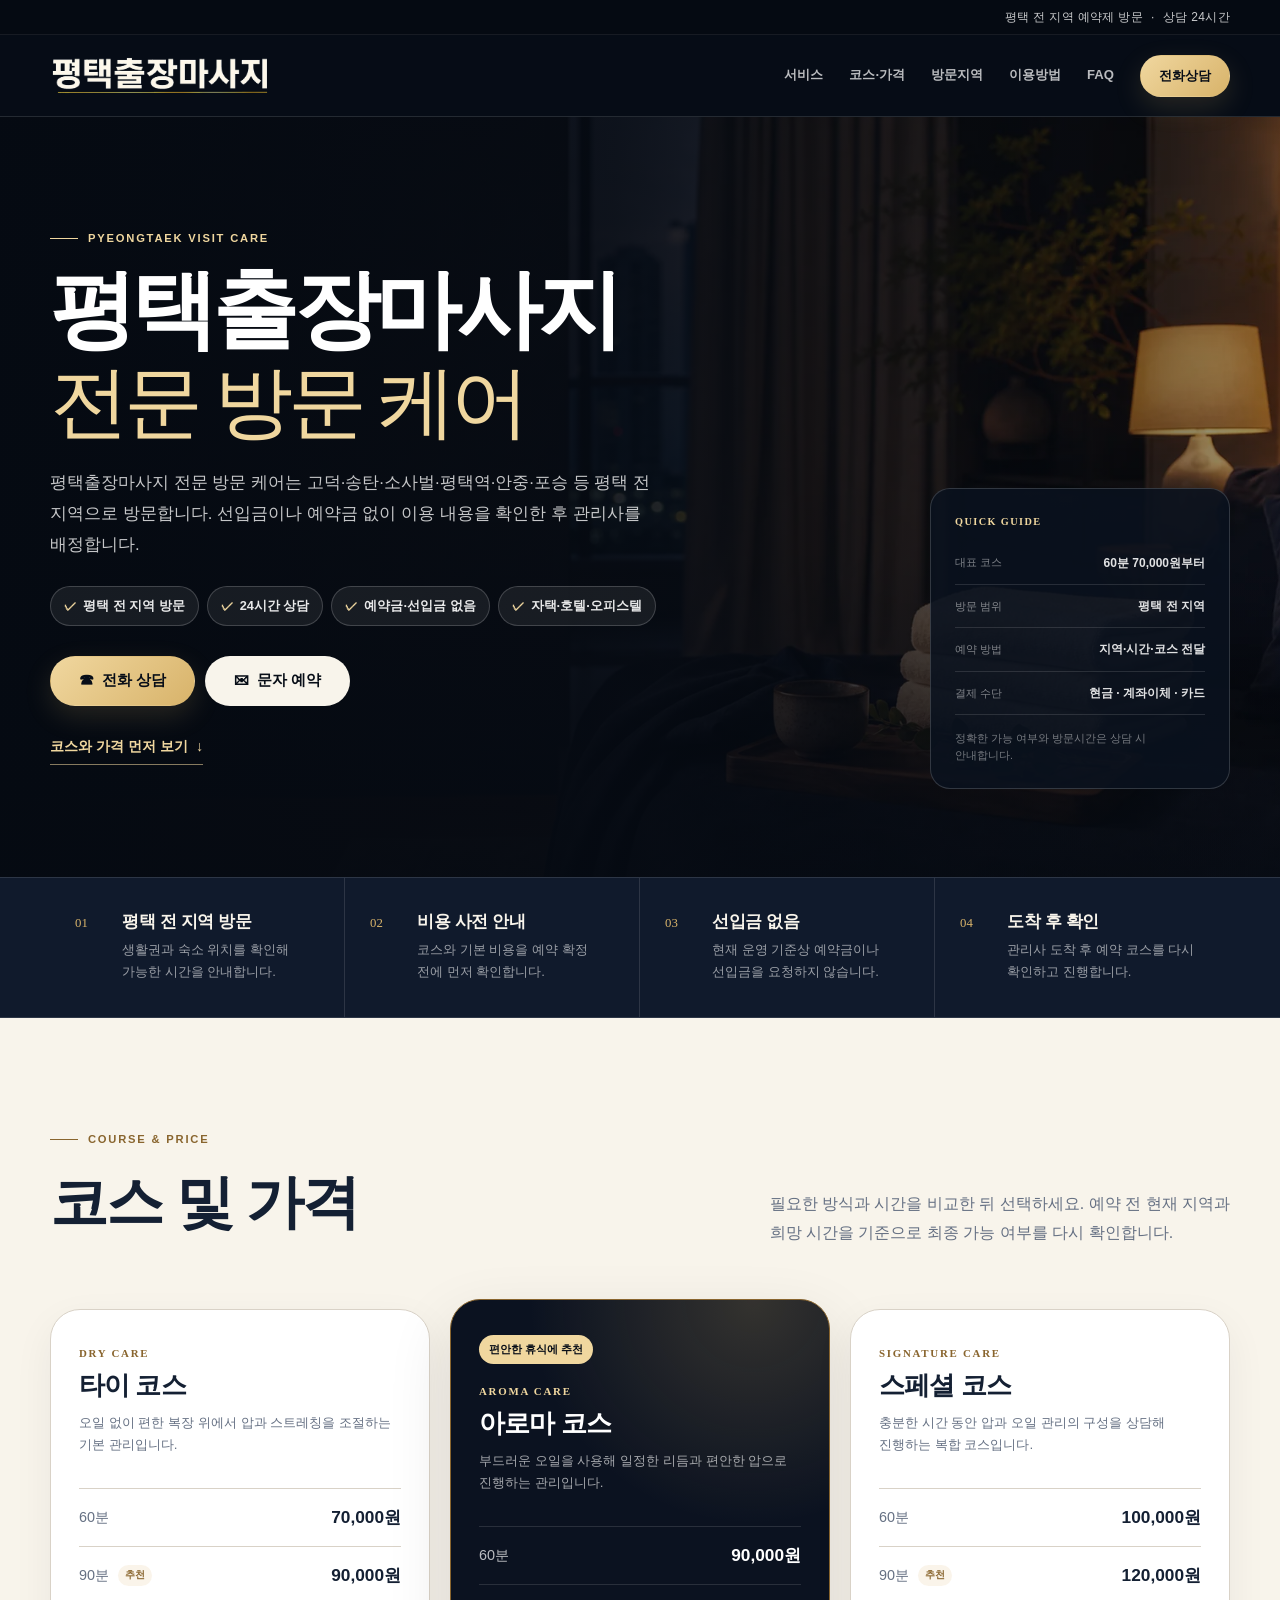
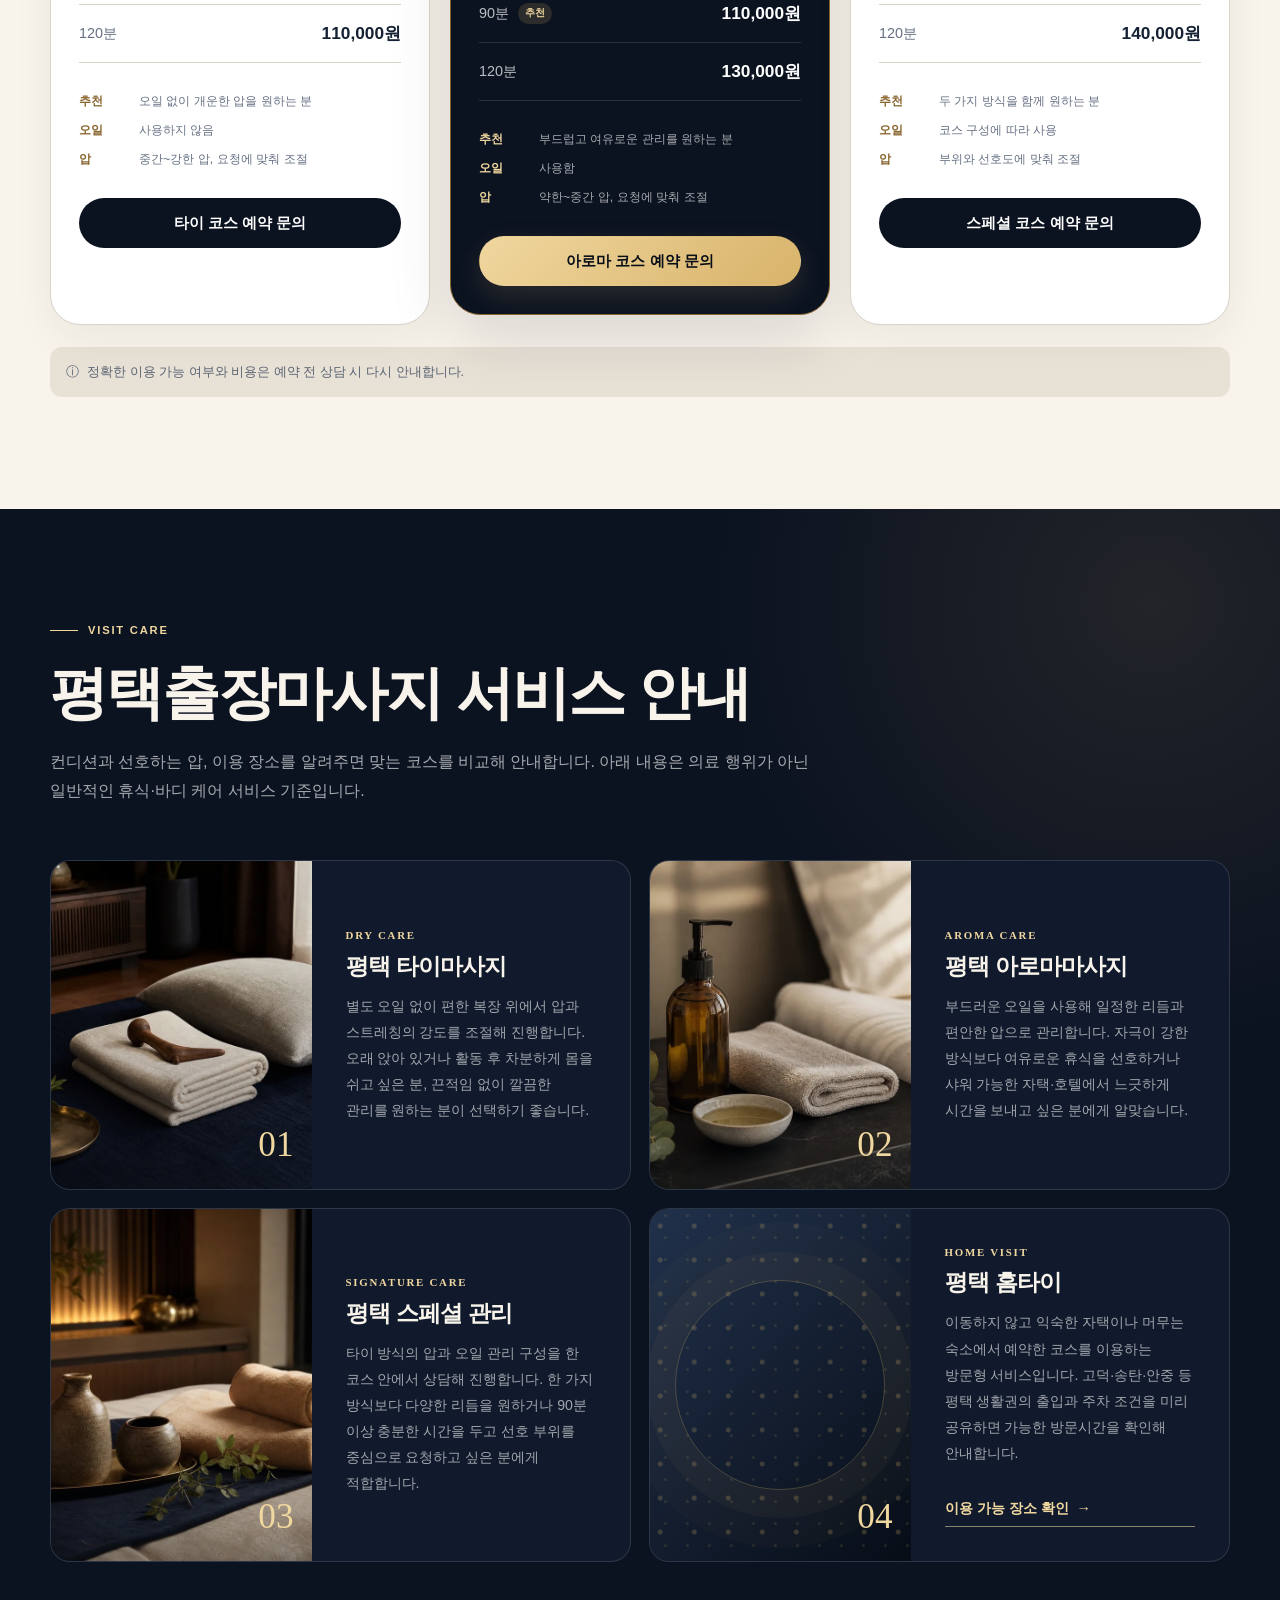
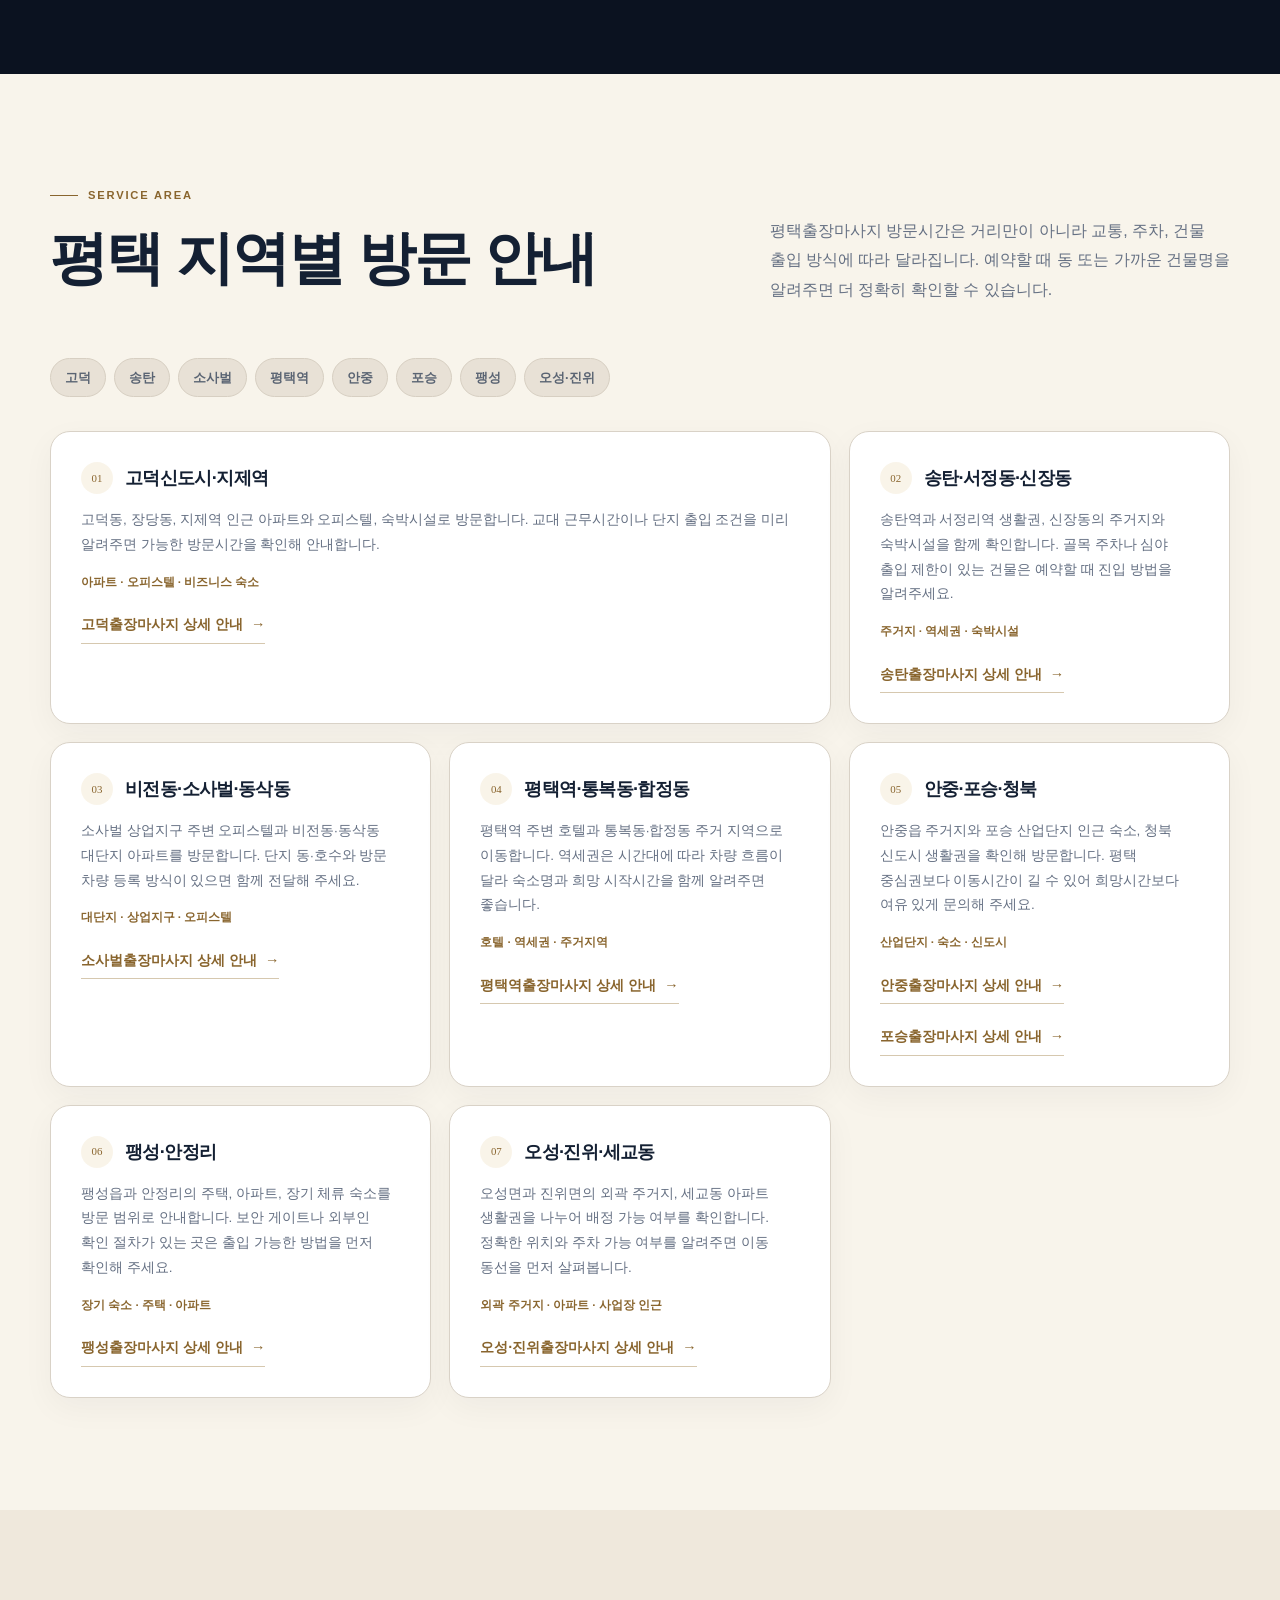
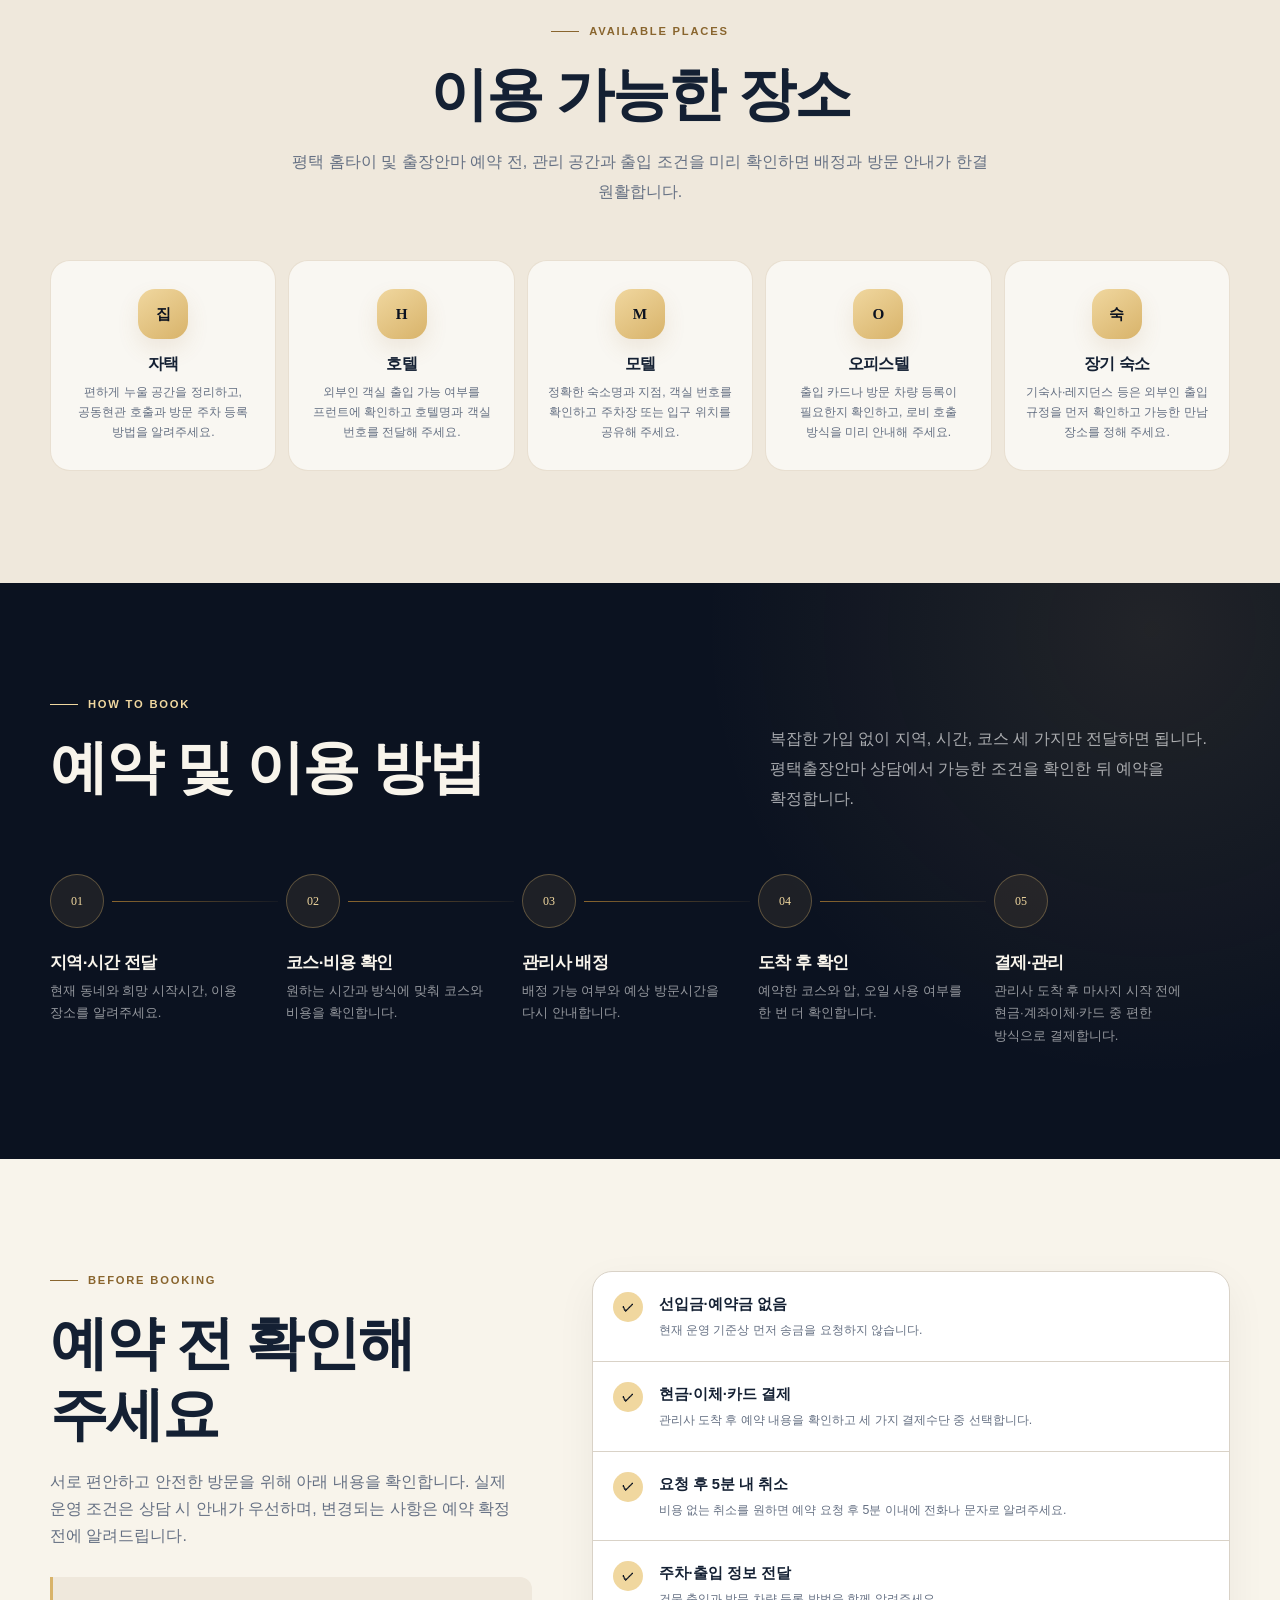
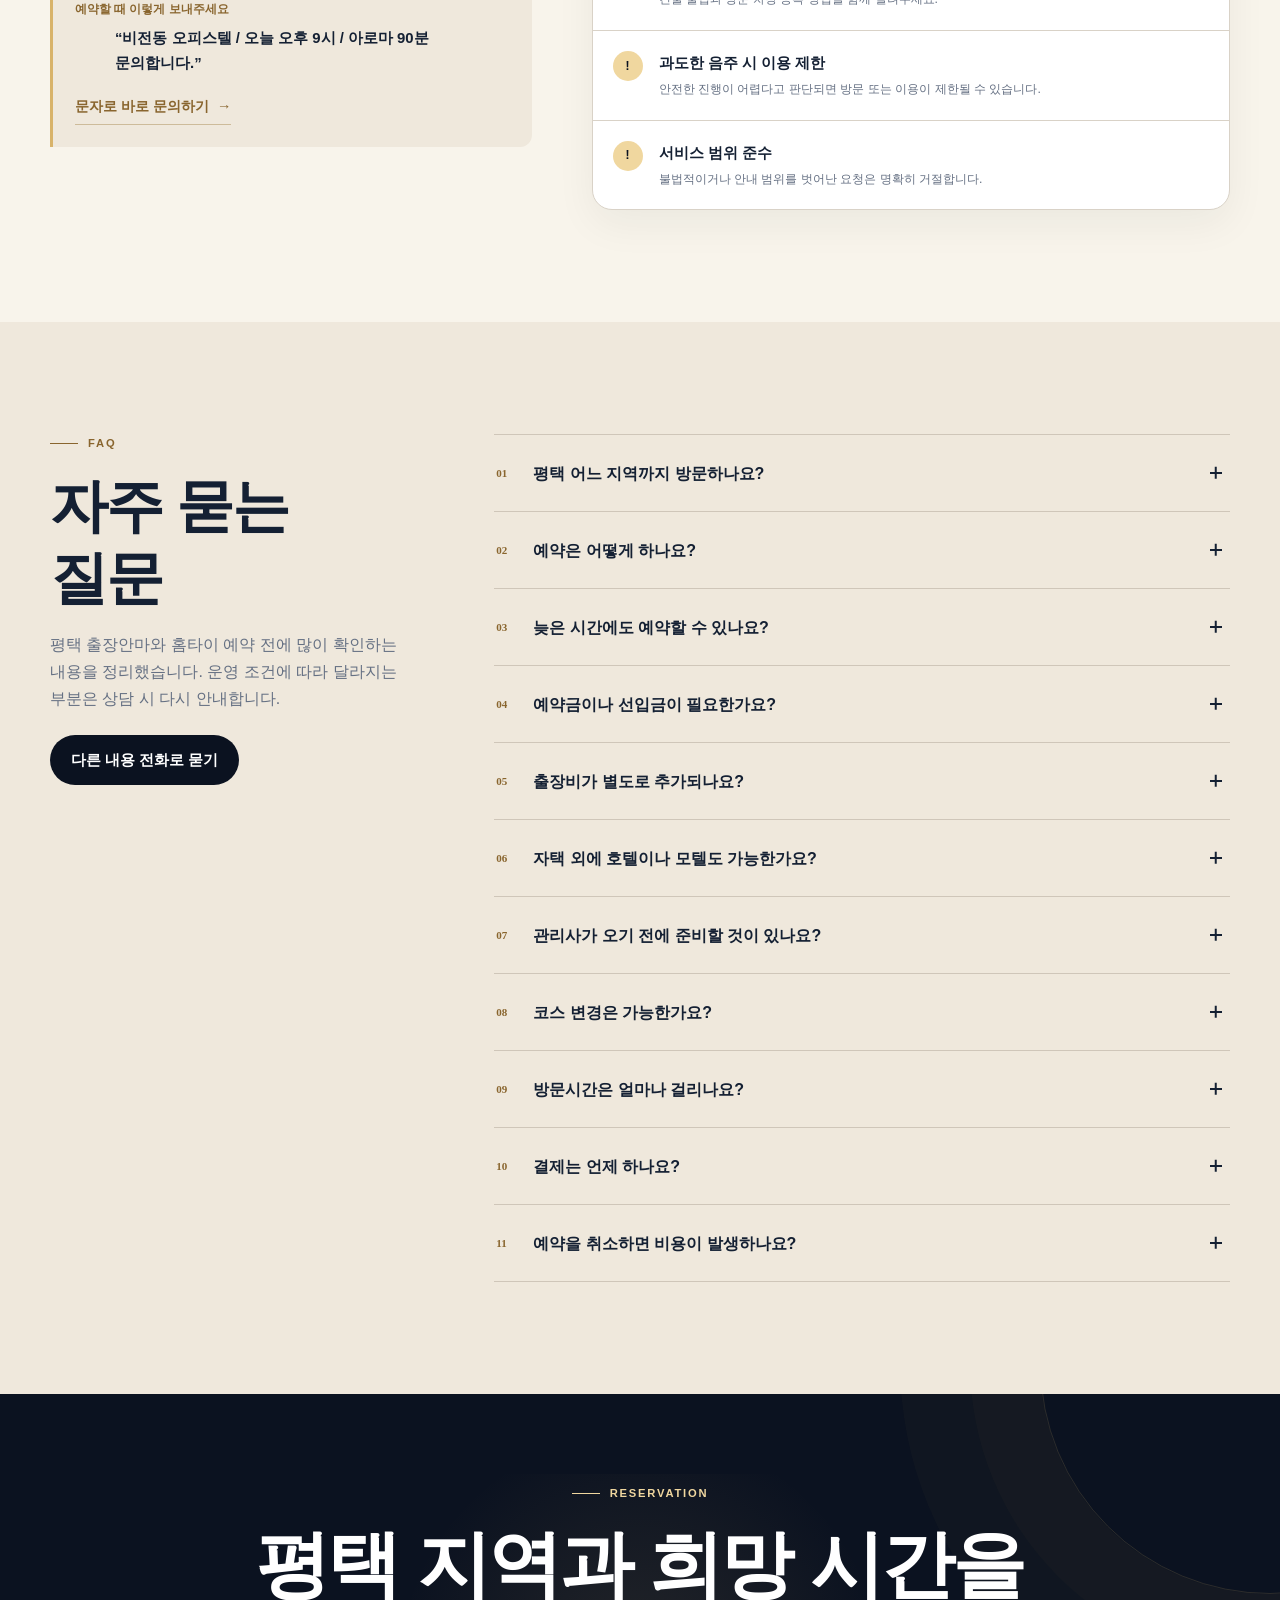
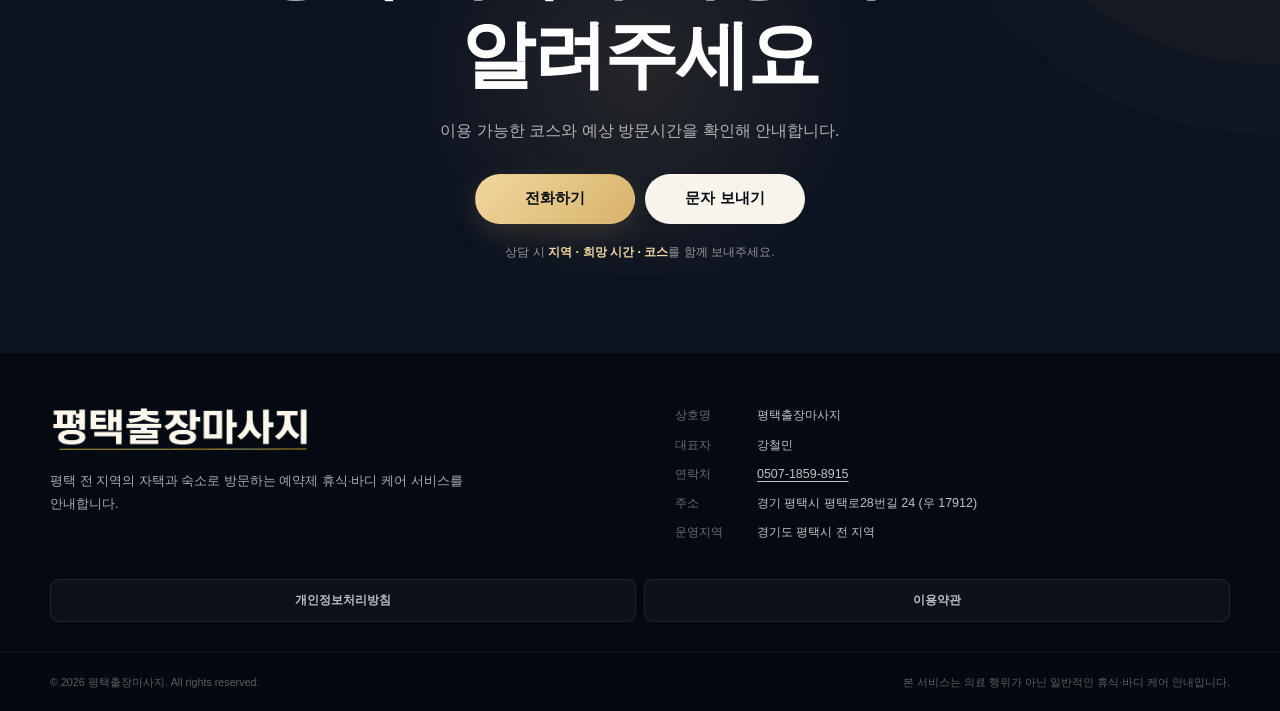
<file: index.html>
<!doctype html>
<html lang="ko">
<head>
  <meta charset="utf-8">
  <meta name="viewport" content="width=device-width, initial-scale=1">
  <title>평택출장마사지 | 고덕·송탄·안중 출장안마·홈타이</title>
  <meta name="description" content="평택출장마사지 전문 방문 케어. 고덕, 송탄, 소사벌, 평택역, 안중, 포승 등 평택 전 지역으로 방문하며 코스와 비용, 이용 절차를 예약 전에 안내합니다.">
  <meta name="robots" content="index, follow, max-image-preview:large">
  <meta name="theme-color" content="#0b1220">
  <meta name="format-detection" content="telephone=no">
  <link rel="canonical" href="https://ptvisitcare.kr/">
  <link rel="alternate" hreflang="ko-KR" href="https://ptvisitcare.kr/">

  <meta property="og:type" content="website">
  <meta property="og:locale" content="ko_KR">
  <meta property="og:site_name" content="평택출장마사지">
  <meta property="og:title" content="평택출장마사지 | 고덕·송탄·안중 출장안마·홈타이">
  <meta property="og:description" content="평택 전 지역 방문 케어의 코스, 비용과 예약 절차를 한눈에 확인하세요.">
  <meta property="og:url" content="https://ptvisitcare.kr/">
  <meta property="og:image" content="https://ptvisitcare.kr/images/og-pyeongtaek.jpg">
  <meta property="og:image:width" content="1200">
  <meta property="og:image:height" content="630">
  <meta property="og:image:alt" content="딥 네이비 패브릭과 수건이 정돈된 차분한 방문 케어 공간">
  <meta name="twitter:card" content="summary_large_image">
  <meta name="twitter:title" content="평택출장마사지 전문 방문 케어">
  <meta name="twitter:description" content="평택 전 지역 방문, 코스와 비용 사전 안내, 예약금·선입금 없음.">
  <meta name="twitter:image" content="https://ptvisitcare.kr/images/og-pyeongtaek.jpg">

  <link rel="icon" href="favicon.svg" type="image/svg+xml">
  <link rel="manifest" href="manifest.webmanifest">
  <link rel="preload" href="images/hero.webp" as="image" type="image/webp" fetchpriority="high">
  <link rel="stylesheet" href="css/style.css?v=20260731-4">
  <script src="js/main.js?v=20260731-2" defer></script>

  <script type="application/ld+json" id="structured-data">
  {
    "@context": "https://schema.org",
    "@graph": [
      {
        "@type": "Organization",
        "@id": "https://ptvisitcare.kr/#organization",
        "name": "평택출장마사지",
        "url": "https://ptvisitcare.kr/",
        "telephone": "0507-1859-8915",
        "address": {
          "@type": "PostalAddress",
          "streetAddress": "평택로28번길 24",
          "addressLocality": "평택시",
          "addressRegion": "경기도",
          "postalCode": "17912",
          "addressCountry": "KR"
        }
      },
      {
        "@type": "WebSite",
        "@id": "https://ptvisitcare.kr/#website",
        "url": "https://ptvisitcare.kr/",
        "name": "평택출장마사지",
        "inLanguage": "ko-KR",
        "publisher": { "@id": "https://ptvisitcare.kr/#organization" }
      },
      {
        "@type": "Service",
        "@id": "https://ptvisitcare.kr/#service",
        "name": "평택출장마사지 방문 케어",
        "serviceType": "출장 마사지 및 방문 케어",
        "description": "고덕, 송탄, 소사벌, 평택역, 안중, 포승 등 평택 지역의 자택과 숙박시설로 방문하는 예약제 케어 서비스입니다.",
        "url": "https://ptvisitcare.kr/",
        "provider": { "@id": "https://ptvisitcare.kr/#organization" },
        "areaServed": {
          "@type": "City",
          "name": "평택시"
        },
        "audience": {
          "@type": "PeopleAudience",
          "requiredMinAge": 19
        }
      },
      {
        "@type": "FAQPage",
        "@id": "https://ptvisitcare.kr/#faq",
        "mainEntity": [
          {
            "@type": "Question",
            "name": "평택 어느 지역까지 방문하나요?",
            "acceptedAnswer": { "@type": "Answer", "text": "평택출장마사지의 기본 방문 범위는 고덕신도시, 송탄, 소사벌, 평택역, 안중, 포승을 포함한 평택 전 지역입니다. 외곽 지역은 현재 위치와 희망 시간을 알려주시면 가능 여부를 확인합니다." }
          },
          {
            "@type": "Question",
            "name": "예약은 어떻게 하나요?",
            "acceptedAnswer": { "@type": "Answer", "text": "전화 또는 문자로 현재 지역, 희망 시간, 원하는 코스를 전달해 주세요. 이용 가능 여부와 비용, 예상 방문시간을 확인한 뒤 예약을 확정합니다." }
          },
          {
            "@type": "Question",
            "name": "늦은 시간에도 예약할 수 있나요?",
            "acceptedAnswer": { "@type": "Answer", "text": "상담은 24시간 가능합니다. 실제 방문 가능 여부는 시간대와 지역, 당일 배정 상황에 따라 달라질 수 있습니다. 늦은 시간에는 출입과 주차 조건도 함께 알려주세요." }
          },
          {
            "@type": "Question",
            "name": "예약금이나 선입금이 필요한가요?",
            "acceptedAnswer": { "@type": "Answer", "text": "예약금과 선입금은 받지 않습니다. 결제는 현금, 계좌이체, 카드 모두 가능하며 관리사 도착 후 예약한 코스를 다시 확인합니다." }
          },
          {
            "@type": "Question",
            "name": "출장비가 별도로 추가되나요?",
            "acceptedAnswer": { "@type": "Answer", "text": "평택 기본 방문 지역의 비용 조건은 상담 시 코스 가격과 함께 안내합니다. 일부 외곽지역은 추가 비용이 발생할 수 있으며 예약 확정 전에 상담으로 먼저 안내합니다." }
          },
          {
            "@type": "Question",
            "name": "자택 외에 호텔이나 모텔도 가능한가요?",
            "acceptedAnswer": { "@type": "Answer", "text": "자택, 호텔, 모텔, 오피스텔과 장기 숙소에서 이용할 수 있습니다. 숙박시설은 외부인 출입 가능 여부와 객실 번호, 로비 호출 방법을 미리 확인해 주세요." }
          },
          {
            "@type": "Question",
            "name": "관리사가 오기 전에 준비할 것이 있나요?",
            "acceptedAnswer": { "@type": "Answer", "text": "편안히 이용할 수 있는 공간과 실내 온도를 준비하고, 주차 또는 출입 방법을 전달해 주세요. 아로마 코스라면 샤워 가능 여부와 오일 사용이 가능한 환경인지 확인하면 좋습니다." }
          },
          {
            "@type": "Question",
            "name": "코스 변경은 가능한가요?",
            "acceptedAnswer": { "@type": "Answer", "text": "배정과 준비 상황에 따라 방문 전에 코스를 변경할 수 있습니다. 시간 연장이나 오일 코스로의 변경을 원하면 관리사 출발 전 상담 채널로 요청해 주세요." }
          },
          {
            "@type": "Question",
            "name": "방문시간은 얼마나 걸리나요?",
            "acceptedAnswer": { "@type": "Answer", "text": "방문시간은 출발 위치, 교통, 기상, 관리사 배정 상황에 따라 달라집니다. 예약 시 예상 시간을 안내하고 이동 상황에 변동이 생기면 다시 알려드립니다." }
          },
          {
            "@type": "Question",
            "name": "결제는 언제 하나요?",
            "acceptedAnswer": { "@type": "Answer", "text": "관리사 도착 후 예약한 코스를 확인하고 마사지 시작 전에 결제합니다. 현금, 계좌이체, 카드 모두 가능합니다." }
          },
          {
            "@type": "Question",
            "name": "예약을 취소하면 비용이 발생하나요?",
            "acceptedAnswer": { "@type": "Answer", "text": "비용 없이 취소하려면 예약 요청 후 5분 이내에 전화나 문자로 알려주세요. 5분이 지난 뒤에는 관리사 배정과 이동 상황에 따라 취소 비용이 발생할 수 있으며 적용 여부는 상담으로 안내합니다." }
          }
        ]
      }
    ]
  }
  </script>
</head>
<body>
  <a class="skip-link" href="#main-content">본문 바로가기</a>
  <div class="site-notice" role="note">
    <div class="container site-notice__inner">
      <span>평택 전 지역 예약제 방문</span>
      <span aria-hidden="true">·</span>
      <span>상담 24시간</span>
    </div>
  </div>

  <header class="site-header" data-header>
    <div class="container header-inner">
      <a class="brand" href="#top" aria-label="평택출장마사지 홈">
        <img class="brand-logo" src="images/logo-pyeongtaek.webp" width="600" height="111" alt="평택출장마사지">
      </a>

      <button class="menu-toggle" type="button" aria-expanded="false" aria-controls="primary-navigation" aria-label="메뉴 열기" data-menu-toggle>
        <span></span><span></span><span></span>
      </button>

      <nav class="primary-nav" id="primary-navigation" aria-label="주요 메뉴" data-nav>
        <a href="#service">서비스</a>
        <a href="#price">코스·가격</a>
        <a href="#region">방문지역</a>
        <a href="#process">이용방법</a>
        <a href="#faq">FAQ</a>
        <a class="button button--small button--gold nav-call" href="tel:050718598915" data-action="phone-click">전화상담</a>
      </nav>
    </div>
  </header>

  <main id="main-content">
    <section class="hero" id="top" aria-labelledby="hero-title">
      <img class="hero-media" src="images/hero.webp" width="1600" height="900" alt="딥 네이비 패브릭과 수건이 정돈된 차분한 방문 케어 공간" fetchpriority="high" decoding="async">
      <div class="hero-shade" aria-hidden="true"></div>
      <div class="container hero-inner">
        <div class="hero-copy">
          <p class="eyebrow"><span></span> PYEONGTAEK VISIT CARE</p>
          <h1 id="hero-title">평택출장마사지<br><em>전문 방문 케어</em></h1>
          <p class="hero-lead">평택출장마사지 전문 방문 케어는 고덕·송탄·소사벌·평택역·안중·포승 등 평택 전 지역으로 방문합니다. 선입금이나 예약금 없이 이용 내용을 확인한 후 관리사를 배정합니다.</p>

          <ul class="hero-badges" aria-label="핵심 서비스 안내">
            <li>평택 전 지역 방문</li>
            <li>24시간 상담</li>
            <li>예약금·선입금 없음</li>
            <li>자택·호텔·오피스텔</li>
          </ul>

          <div class="hero-actions" aria-label="상담 방법">
            <a class="button button--gold" href="tel:050718598915" data-action="phone-click"><span aria-hidden="true">☎</span> 전화 상담</a>
            <a class="button button--light" href="sms:050718598915" data-action="sms-click"><span aria-hidden="true">✉</span> 문자 예약</a>
          </div>
          <a class="text-link" href="#price">코스와 가격 먼저 보기 <span aria-hidden="true">↓</span></a>
        </div>

        <aside class="hero-summary" aria-label="빠른 이용 안내">
          <p class="hero-summary__label">QUICK GUIDE</p>
          <dl>
            <div><dt>대표 코스</dt><dd>60분 70,000원부터</dd></div>
            <div><dt>방문 범위</dt><dd>평택 전 지역</dd></div>
            <div><dt>예약 방법</dt><dd>지역·시간·코스 전달</dd></div>
            <div><dt>결제 수단</dt><dd>현금 · 계좌이체 · 카드</dd></div>
          </dl>
          <p>정확한 가능 여부와 방문시간은 상담 시 안내합니다.</p>
        </aside>
      </div>
    </section>

    <section class="feature-strip" aria-label="서비스 핵심 특징">
      <h2 class="sr-only">방문 케어 핵심 이용 안내</h2>
      <div class="container feature-grid">
        <article class="feature-card">
          <span class="feature-number" aria-hidden="true">01</span>
          <h3>평택 전 지역 방문</h3>
          <p>생활권과 숙소 위치를 확인해 가능한 시간을 안내합니다.</p>
        </article>
        <article class="feature-card">
          <span class="feature-number" aria-hidden="true">02</span>
          <h3>비용 사전 안내</h3>
          <p>코스와 기본 비용을 예약 확정 전에 먼저 확인합니다.</p>
        </article>
        <article class="feature-card">
          <span class="feature-number" aria-hidden="true">03</span>
          <h3>선입금 없음</h3>
          <p>현재 운영 기준상 예약금이나 선입금을 요청하지 않습니다.</p>
        </article>
        <article class="feature-card">
          <span class="feature-number" aria-hidden="true">04</span>
          <h3>도착 후 확인</h3>
          <p>관리사 도착 후 예약 코스를 다시 확인하고 진행합니다.</p>
        </article>
      </div>
    </section>

    <section class="section section--light" id="price" aria-labelledby="price-title">
      <div class="container">
        <div class="section-heading section-heading--split">
          <div>
            <p class="eyebrow eyebrow--dark"><span></span> COURSE &amp; PRICE</p>
            <h2 id="price-title">코스 및 가격</h2>
          </div>
          <p>필요한 방식과 시간을 비교한 뒤 선택하세요. 예약 전 현재 지역과 희망 시간을 기준으로 최종 가능 여부를 다시 확인합니다.</p>
        </div>

        <!-- 운영자가 가격을 변경할 때 아래 세 개의 price-list 금액을 수정하세요. -->
        <div class="price-grid">
          <article class="price-card">
            <div class="price-card__top">
              <p class="price-kicker">DRY CARE</p>
              <h3>타이 코스</h3>
              <p>오일 없이 편한 복장 위에서 압과 스트레칭을 조절하는 기본 관리입니다.</p>
            </div>
            <ul class="price-list" aria-label="타이 코스 가격">
              <li><span>60분</span><strong>70,000원</strong></li>
              <li class="is-recommended"><span>90분 <small>추천</small></span><strong>90,000원</strong></li>
              <li><span>120분</span><strong>110,000원</strong></li>
            </ul>
            <dl class="course-meta">
              <div><dt>추천</dt><dd>오일 없이 개운한 압을 원하는 분</dd></div>
              <div><dt>오일</dt><dd>사용하지 않음</dd></div>
              <div><dt>압</dt><dd>중간~강한 압, 요청에 맞춰 조절</dd></div>
            </dl>
            <a class="button button--dark button--full" href="sms:050718598915" data-action="sms-click" data-course="타이 코스">타이 코스 예약 문의</a>
          </article>

          <article class="price-card price-card--featured">
            <div class="price-ribbon">편안한 휴식에 추천</div>
            <div class="price-card__top">
              <p class="price-kicker">AROMA CARE</p>
              <h3>아로마 코스</h3>
              <p>부드러운 오일을 사용해 일정한 리듬과 편안한 압으로 진행하는 관리입니다.</p>
            </div>
            <ul class="price-list" aria-label="아로마 코스 가격">
              <li><span>60분</span><strong>90,000원</strong></li>
              <li class="is-recommended"><span>90분 <small>추천</small></span><strong>110,000원</strong></li>
              <li><span>120분</span><strong>130,000원</strong></li>
            </ul>
            <dl class="course-meta">
              <div><dt>추천</dt><dd>부드럽고 여유로운 관리를 원하는 분</dd></div>
              <div><dt>오일</dt><dd>사용함</dd></div>
              <div><dt>압</dt><dd>약한~중간 압, 요청에 맞춰 조절</dd></div>
            </dl>
            <a class="button button--gold button--full" href="sms:050718598915" data-action="sms-click" data-course="아로마 코스">아로마 코스 예약 문의</a>
          </article>

          <article class="price-card">
            <div class="price-card__top">
              <p class="price-kicker">SIGNATURE CARE</p>
              <h3>스페셜 코스</h3>
              <p>충분한 시간 동안 압과 오일 관리의 구성을 상담해 진행하는 복합 코스입니다.</p>
            </div>
            <ul class="price-list" aria-label="스페셜 코스 가격">
              <li><span>60분</span><strong>100,000원</strong></li>
              <li class="is-recommended"><span>90분 <small>추천</small></span><strong>120,000원</strong></li>
              <li><span>120분</span><strong>140,000원</strong></li>
            </ul>
            <dl class="course-meta">
              <div><dt>추천</dt><dd>두 가지 방식을 함께 원하는 분</dd></div>
              <div><dt>오일</dt><dd>코스 구성에 따라 사용</dd></div>
              <div><dt>압</dt><dd>부위와 선호도에 맞춰 조절</dd></div>
            </dl>
            <a class="button button--dark button--full" href="sms:050718598915" data-action="sms-click" data-course="스페셜 코스">스페셜 코스 예약 문의</a>
          </article>
        </div>
        <p class="price-note"><span aria-hidden="true">ⓘ</span> 정확한 이용 가능 여부와 비용은 예약 전 상담 시 다시 안내합니다.</p>
      </div>
    </section>

    <section class="section section--navy" id="service" aria-labelledby="service-title">
      <div class="container">
        <div class="section-heading">
          <p class="eyebrow"><span></span> VISIT CARE</p>
          <h2 id="service-title">평택출장마사지 서비스 안내</h2>
          <p>컨디션과 선호하는 압, 이용 장소를 알려주면 맞는 코스를 비교해 안내합니다. 아래 내용은 의료 행위가 아닌 일반적인 휴식·바디 케어 서비스 기준입니다.</p>
        </div>

        <div class="service-grid">
          <article class="service-card">
            <div class="service-card__media">
              <img src="images/service-thai.webp" width="960" height="720" loading="lazy" decoding="async" alt="네이비 매트 위에 수건과 편안한 쿠션이 준비된 타이 관리 공간">
              <span>01</span>
            </div>
            <div class="service-card__body">
              <p class="service-label">DRY CARE</p>
              <h3>평택 타이마사지</h3>
              <p>별도 오일 없이 편한 복장 위에서 압과 스트레칭의 강도를 조절해 진행합니다. 오래 앉아 있거나 활동 후 차분하게 몸을 쉬고 싶은 분, 끈적임 없이 깔끔한 관리를 원하는 분이 선택하기 좋습니다.</p>
            </div>
          </article>

          <article class="service-card">
            <div class="service-card__media">
              <img src="images/service-aroma.webp" width="960" height="720" loading="lazy" decoding="async" alt="오일 보틀과 깨끗한 수건이 놓인 아로마 관리 준비 공간">
              <span>02</span>
            </div>
            <div class="service-card__body">
              <p class="service-label">AROMA CARE</p>
              <h3>평택 아로마마사지</h3>
              <p>부드러운 오일을 사용해 일정한 리듬과 편안한 압으로 관리합니다. 자극이 강한 방식보다 여유로운 휴식을 선호하거나 샤워 가능한 자택·호텔에서 느긋하게 시간을 보내고 싶은 분에게 알맞습니다.</p>
            </div>
          </article>

          <article class="service-card">
            <div class="service-card__media">
              <img src="images/service-special.webp" width="960" height="720" loading="lazy" decoding="async" alt="아이보리 수건과 골드 트레이가 정돈된 스페셜 관리 준비 공간">
              <span>03</span>
            </div>
            <div class="service-card__body">
              <p class="service-label">SIGNATURE CARE</p>
              <h3>평택 스페셜 관리</h3>
              <p>타이 방식의 압과 오일 관리 구성을 한 코스 안에서 상담해 진행합니다. 한 가지 방식보다 다양한 리듬을 원하거나 90분 이상 충분한 시간을 두고 선호 부위를 중심으로 요청하고 싶은 분에게 적합합니다.</p>
            </div>
          </article>

          <article class="service-card service-card--text">
            <div class="service-card__pattern" aria-hidden="true"><span>04</span></div>
            <div class="service-card__body">
              <p class="service-label">HOME VISIT</p>
              <h3>평택 홈타이</h3>
              <p>이동하지 않고 익숙한 자택이나 머무는 숙소에서 예약한 코스를 이용하는 방문형 서비스입니다. 고덕·송탄·안중 등 평택 생활권의 출입과 주차 조건을 미리 공유하면 가능한 방문시간을 확인해 안내합니다.</p>
              <a class="text-link" href="#place">이용 가능 장소 확인 <span aria-hidden="true">→</span></a>
            </div>
          </article>
        </div>
      </div>
    </section>

    <section class="section section--light" id="region" aria-labelledby="region-title">
      <div class="container">
        <div class="section-heading section-heading--split">
          <div>
            <p class="eyebrow eyebrow--dark"><span></span> SERVICE AREA</p>
            <h2 id="region-title">평택 지역별 방문 안내</h2>
          </div>
          <p>평택출장마사지 방문시간은 거리만이 아니라 교통, 주차, 건물 출입 방식에 따라 달라집니다. 예약할 때 동 또는 가까운 건물명을 알려주면 더 정확히 확인할 수 있습니다.</p>
        </div>

        <nav class="region-chips" aria-label="지역 바로가기">
          <a href="godeok/">고덕</a><a href="songtan/">송탄</a><a href="sosabeol/">소사벌</a><a href="pyeongtaek-station/">평택역</a><a href="anjung/">안중</a><a href="poseung/">포승</a><a href="paengseong/">팽성</a><a href="oseong-jinwi/">오성·진위</a>
        </nav>

        <div class="region-grid">
          <article class="region-card" id="godeok">
            <div class="region-card__heading"><span>01</span><h3>고덕신도시·지제역</h3></div>
            <p>고덕동, 장당동, 지제역 인근 아파트와 오피스텔, 숙박시설로 방문합니다. 교대 근무시간이나 단지 출입 조건을 미리 알려주면 가능한 방문시간을 확인해 안내합니다.</p>
            <p class="region-tags">아파트 · 오피스텔 · 비즈니스 숙소</p>
            <a class="text-link text-link--dark" href="godeok/">고덕출장마사지 상세 안내 <span aria-hidden="true">→</span></a>
          </article>
          <article class="region-card" id="songtan">
            <div class="region-card__heading"><span>02</span><h3>송탄·서정동·신장동</h3></div>
            <p>송탄역과 서정리역 생활권, 신장동의 주거지와 숙박시설을 함께 확인합니다. 골목 주차나 심야 출입 제한이 있는 건물은 예약할 때 진입 방법을 알려주세요.</p>
            <p class="region-tags">주거지 · 역세권 · 숙박시설</p>
            <a class="text-link text-link--dark" href="songtan/">송탄출장마사지 상세 안내 <span aria-hidden="true">→</span></a>
          </article>
          <article class="region-card" id="sosabeol">
            <div class="region-card__heading"><span>03</span><h3>비전동·소사벌·동삭동</h3></div>
            <p>소사벌 상업지구 주변 오피스텔과 비전동·동삭동 대단지 아파트를 방문합니다. 단지 동·호수와 방문 차량 등록 방식이 있으면 함께 전달해 주세요.</p>
            <p class="region-tags">대단지 · 상업지구 · 오피스텔</p>
            <a class="text-link text-link--dark" href="sosabeol/">소사벌출장마사지 상세 안내 <span aria-hidden="true">→</span></a>
          </article>
          <article class="region-card" id="pyeongtaek-station">
            <div class="region-card__heading"><span>04</span><h3>평택역·통복동·합정동</h3></div>
            <p>평택역 주변 호텔과 통복동·합정동 주거 지역으로 이동합니다. 역세권은 시간대에 따라 차량 흐름이 달라 숙소명과 희망 시작시간을 함께 알려주면 좋습니다.</p>
            <p class="region-tags">호텔 · 역세권 · 주거지역</p>
            <a class="text-link text-link--dark" href="pyeongtaek-station/">평택역출장마사지 상세 안내 <span aria-hidden="true">→</span></a>
          </article>
          <article class="region-card" id="anjung">
            <div class="region-card__heading"><span>05</span><h3>안중·포승·청북</h3></div>
            <p>안중읍 주거지와 포승 산업단지 인근 숙소, 청북 신도시 생활권을 확인해 방문합니다. 평택 중심권보다 이동시간이 길 수 있어 희망시간보다 여유 있게 문의해 주세요.</p>
            <p class="region-tags">산업단지 · 숙소 · 신도시</p>
            <a class="text-link text-link--dark" href="anjung/">안중출장마사지 상세 안내 <span aria-hidden="true">→</span></a>
            <a class="text-link text-link--dark" href="poseung/">포승출장마사지 상세 안내 <span aria-hidden="true">→</span></a>
          </article>
          <article class="region-card" id="paengseong">
            <div class="region-card__heading"><span>06</span><h3>팽성·안정리</h3></div>
            <p>팽성읍과 안정리의 주택, 아파트, 장기 체류 숙소를 방문 범위로 안내합니다. 보안 게이트나 외부인 확인 절차가 있는 곳은 출입 가능한 방법을 먼저 확인해 주세요.</p>
            <p class="region-tags">장기 숙소 · 주택 · 아파트</p>
            <a class="text-link text-link--dark" href="paengseong/">팽성출장마사지 상세 안내 <span aria-hidden="true">→</span></a>
          </article>
          <article class="region-card" id="oseong">
            <div class="region-card__heading"><span>07</span><h3>오성·진위·세교동</h3></div>
            <p>오성면과 진위면의 외곽 주거지, 세교동 아파트 생활권을 나누어 배정 가능 여부를 확인합니다. 정확한 위치와 주차 가능 여부를 알려주면 이동 동선을 먼저 살펴봅니다.</p>
            <p class="region-tags">외곽 주거지 · 아파트 · 사업장 인근</p>
            <a class="text-link text-link--dark" href="oseong-jinwi/">오성·진위출장마사지 상세 안내 <span aria-hidden="true">→</span></a>
          </article>
        </div>
      </div>
    </section>

    <section class="section section--cream" id="place" aria-labelledby="place-title">
      <div class="container">
        <div class="section-heading section-heading--center">
          <p class="eyebrow eyebrow--dark"><span></span> AVAILABLE PLACES</p>
          <h2 id="place-title">이용 가능한 장소</h2>
          <p>평택 홈타이 및 출장안마 예약 전, 관리 공간과 출입 조건을 미리 확인하면 배정과 방문 안내가 한결 원활합니다.</p>
        </div>
        <div class="place-grid">
          <article class="place-card"><span class="place-icon" aria-hidden="true">집</span><h3>자택</h3><p>편하게 누울 공간을 정리하고, 공동현관 호출과 방문 주차 등록 방법을 알려주세요.</p></article>
          <article class="place-card"><span class="place-icon" aria-hidden="true">H</span><h3>호텔</h3><p>외부인 객실 출입 가능 여부를 프런트에 확인하고 호텔명과 객실 번호를 전달해 주세요.</p></article>
          <article class="place-card"><span class="place-icon" aria-hidden="true">M</span><h3>모텔</h3><p>정확한 숙소명과 지점, 객실 번호를 확인하고 주차장 또는 입구 위치를 공유해 주세요.</p></article>
          <article class="place-card"><span class="place-icon" aria-hidden="true">O</span><h3>오피스텔</h3><p>출입 카드나 방문 차량 등록이 필요한지 확인하고, 로비 호출 방식을 미리 안내해 주세요.</p></article>
          <article class="place-card"><span class="place-icon" aria-hidden="true">숙</span><h3>장기 숙소</h3><p>기숙사·레지던스 등은 외부인 출입 규정을 먼저 확인하고 가능한 만남 장소를 정해 주세요.</p></article>
        </div>
      </div>
    </section>

    <section class="section section--navy process-section" id="process" aria-labelledby="process-title">
      <div class="container">
        <div class="section-heading section-heading--split">
          <div>
            <p class="eyebrow"><span></span> HOW TO BOOK</p>
            <h2 id="process-title">예약 및 이용 방법</h2>
          </div>
          <p>복잡한 가입 없이 지역, 시간, 코스 세 가지만 전달하면 됩니다. 평택출장안마 상담에서 가능한 조건을 확인한 뒤 예약을 확정합니다.</p>
        </div>
        <ol class="process-list">
          <li><span>01</span><div><h3>지역·시간 전달</h3><p>현재 동네와 희망 시작시간, 이용 장소를 알려주세요.</p></div></li>
          <li><span>02</span><div><h3>코스·비용 확인</h3><p>원하는 시간과 방식에 맞춰 코스와 비용을 확인합니다.</p></div></li>
          <li><span>03</span><div><h3>관리사 배정</h3><p>배정 가능 여부와 예상 방문시간을 다시 안내합니다.</p></div></li>
          <li><span>04</span><div><h3>도착 후 확인</h3><p>예약한 코스와 압, 오일 사용 여부를 한 번 더 확인합니다.</p></div></li>
          <li><span>05</span><div><h3>결제·관리</h3><p>관리사 도착 후 마사지 시작 전에 현금·계좌이체·카드 중 편한 방식으로 결제합니다.</p></div></li>
        </ol>
      </div>
    </section>

    <section class="section section--light" id="booking-info" aria-labelledby="booking-title">
      <div class="container booking-layout">
        <div class="booking-copy">
          <p class="eyebrow eyebrow--dark"><span></span> BEFORE BOOKING</p>
          <h2 id="booking-title">예약 전 확인해 주세요</h2>
          <p>서로 편안하고 안전한 방문을 위해 아래 내용을 확인합니다. 실제 운영 조건은 상담 시 안내가 우선하며, 변경되는 사항은 예약 확정 전에 알려드립니다.</p>
          <div class="booking-contact">
            <p>예약할 때 이렇게 보내주세요</p>
            <blockquote>“비전동 오피스텔 / 오늘 오후 9시 / 아로마 90분 문의합니다.”</blockquote>
            <a class="text-link text-link--dark" href="sms:050718598915" data-action="sms-click">문자로 바로 문의하기 <span aria-hidden="true">→</span></a>
          </div>
        </div>
        <ul class="notice-list">
          <li><span aria-hidden="true">✓</span><div><strong>선입금·예약금 없음</strong><p>현재 운영 기준상 먼저 송금을 요청하지 않습니다.</p></div></li>
          <li><span aria-hidden="true">✓</span><div><strong>현금·이체·카드 결제</strong><p>관리사 도착 후 예약 내용을 확인하고 세 가지 결제수단 중 선택합니다.</p></div></li>
          <li><span aria-hidden="true">✓</span><div><strong>요청 후 5분 내 취소</strong><p>비용 없는 취소를 원하면 예약 요청 후 5분 이내에 전화나 문자로 알려주세요.</p></div></li>
          <li><span aria-hidden="true">✓</span><div><strong>주차·출입 정보 전달</strong><p>건물 출입과 방문 차량 등록 방법을 함께 알려주세요.</p></div></li>
          <li><span aria-hidden="true">!</span><div><strong>과도한 음주 시 이용 제한</strong><p>안전한 진행이 어렵다고 판단되면 방문 또는 이용이 제한될 수 있습니다.</p></div></li>
          <li><span aria-hidden="true">!</span><div><strong>서비스 범위 준수</strong><p>불법적이거나 안내 범위를 벗어난 요청은 명확히 거절합니다.</p></div></li>
        </ul>
      </div>
    </section>

    <section class="section section--cream" id="faq" aria-labelledby="faq-title">
      <div class="container faq-layout">
        <div class="faq-intro">
          <p class="eyebrow eyebrow--dark"><span></span> FAQ</p>
          <h2 id="faq-title">자주 묻는 질문</h2>
          <p>평택 출장안마와 홈타이 예약 전에 많이 확인하는 내용을 정리했습니다. 운영 조건에 따라 달라지는 부분은 상담 시 다시 안내합니다.</p>
          <a class="button button--dark" href="tel:050718598915" data-action="phone-click">다른 내용 전화로 묻기</a>
        </div>
        <div class="faq-list" data-accordion>
          <details>
            <summary><span>01</span>평택 어느 지역까지 방문하나요?<i aria-hidden="true"></i></summary>
            <!-- 운영 조건에 맞게 아래 답변을 수정하세요. JSON-LD의 같은 답변도 함께 수정해야 합니다. -->
            <div><p>평택출장마사지의 기본 방문 범위는 고덕신도시, 송탄, 소사벌, 평택역, 안중, 포승을 포함한 평택 전 지역입니다. 외곽 지역은 현재 위치와 희망 시간을 알려주시면 가능 여부를 확인합니다.</p></div>
          </details>
          <details>
            <summary><span>02</span>예약은 어떻게 하나요?<i aria-hidden="true"></i></summary>
            <!-- 운영자 수정 가능: 연락 채널과 필수 전달 정보를 실제 기준에 맞추세요. -->
            <div><p>전화 또는 문자로 현재 지역, 희망 시간, 원하는 코스를 전달해 주세요. 이용 가능 여부와 비용, 예상 방문시간을 확인한 뒤 예약을 확정합니다.</p></div>
          </details>
          <details>
            <summary><span>03</span>늦은 시간에도 예약할 수 있나요?<i aria-hidden="true"></i></summary>
            <div><p>상담은 24시간 가능합니다. 실제 방문 가능 여부는 시간대와 지역, 당일 배정 상황에 따라 달라질 수 있습니다. 늦은 시간에는 출입과 주차 조건도 함께 알려주세요.</p></div>
          </details>
          <details>
            <summary><span>04</span>예약금이나 선입금이 필요한가요?<i aria-hidden="true"></i></summary>
            <div><p>예약금과 선입금은 받지 않습니다. 결제는 현금, 계좌이체, 카드 모두 가능하며 관리사 도착 후 예약한 코스를 다시 확인합니다.</p></div>
          </details>
          <details>
            <summary><span>05</span>출장비가 별도로 추가되나요?<i aria-hidden="true"></i></summary>
            <div><p>평택 기본 방문 지역의 비용 조건은 상담 시 코스 가격과 함께 안내합니다. 일부 외곽지역은 추가 비용이 발생할 수 있으며 예약 확정 전에 상담으로 먼저 안내합니다.</p></div>
          </details>
          <details>
            <summary><span>06</span>자택 외에 호텔이나 모텔도 가능한가요?<i aria-hidden="true"></i></summary>
            <!-- 운영자 수정 가능: 실제 이용 가능한 시설 범위를 확인하세요. -->
            <div><p>자택, 호텔, 모텔, 오피스텔과 장기 숙소에서 이용할 수 있습니다. 숙박시설은 외부인 출입 가능 여부와 객실 번호, 로비 호출 방법을 미리 확인해 주세요.</p></div>
          </details>
          <details>
            <summary><span>07</span>관리사가 오기 전에 준비할 것이 있나요?<i aria-hidden="true"></i></summary>
            <!-- 운영자 수정 가능: 제공 물품과 고객 준비물을 실제 운영 방식에 맞추세요. -->
            <div><p>편안히 이용할 수 있는 공간과 실내 온도를 준비하고, 주차 또는 출입 방법을 전달해 주세요. 아로마 코스라면 샤워 가능 여부와 오일 사용이 가능한 환경인지 확인하면 좋습니다.</p></div>
          </details>
          <details>
            <summary><span>08</span>코스 변경은 가능한가요?<i aria-hidden="true"></i></summary>
            <!-- 운영자 수정 가능: 변경 가능 시점과 조건을 확정 후 수정하세요. -->
            <div><p>배정과 준비 상황에 따라 방문 전에 코스를 변경할 수 있습니다. 시간 연장이나 오일 코스로의 변경을 원하면 관리사 출발 전 상담 채널로 요청해 주세요.</p></div>
          </details>
          <details>
            <summary><span>09</span>방문시간은 얼마나 걸리나요?<i aria-hidden="true"></i></summary>
            <!-- 운영자 수정 가능: 도착 보장 표현 대신 실제 안내 방식을 유지하세요. -->
            <div><p>방문시간은 출발 위치, 교통, 기상, 관리사 배정 상황에 따라 달라집니다. 예약 시 예상 시간을 안내하고 이동 상황에 변동이 생기면 다시 알려드립니다.</p></div>
          </details>
          <details>
            <summary><span>10</span>결제는 언제 하나요?<i aria-hidden="true"></i></summary>
            <div><p>관리사 도착 후 예약한 코스를 확인하고 마사지 시작 전에 결제합니다. 현금, 계좌이체, 카드 모두 가능합니다.</p></div>
          </details>
          <details>
            <summary><span>11</span>예약을 취소하면 비용이 발생하나요?<i aria-hidden="true"></i></summary>
            <div><p>비용 없이 취소하려면 예약 요청 후 5분 이내에 전화나 문자로 알려주세요. 5분이 지난 뒤에는 관리사 배정과 이동 상황에 따라 취소 비용이 발생할 수 있으며 적용 여부는 상담으로 안내합니다.</p></div>
          </details>
        </div>
      </div>
    </section>

    <section class="final-cta" aria-labelledby="final-title">
      <div class="final-cta__glow" aria-hidden="true"></div>
      <div class="container final-cta__inner">
        <p class="eyebrow"><span></span> RESERVATION</p>
        <h2 id="final-title">평택 지역과 희망 시간을<br>알려주세요</h2>
        <p>이용 가능한 코스와 예상 방문시간을 확인해 안내합니다.</p>
        <div class="final-actions">
          <a class="button button--gold" href="tel:050718598915" data-action="phone-click">전화하기</a>
          <a class="button button--light" href="sms:050718598915" data-action="sms-click">문자 보내기</a>
        </div>
        <p class="final-note">상담 시 <strong>지역 · 희망 시간 · 코스</strong>를 함께 보내주세요.</p>
      </div>
    </section>
  </main>

  <footer class="site-footer">
    <div class="container footer-main">
      <div class="footer-brand">
        <a class="brand" href="#top" aria-label="평택출장마사지 페이지 처음으로">
          <img class="brand-logo" src="images/logo-pyeongtaek.webp" width="600" height="111" alt="평택출장마사지">
        </a>
        <p>평택 전 지역의 자택과 숙소로 방문하는 예약제 휴식·바디 케어 서비스를 안내합니다.</p>
      </div>
      <dl class="business-info">
        <div><dt>상호명</dt><dd data-config-business>평택출장마사지</dd></div>
        <div><dt>대표자</dt><dd>강철민</dd></div>
        <div><dt>연락처</dt><dd><a href="tel:050718598915" data-action="phone-click" data-config-phone>0507-1859-8915</a></dd></div>
        <div><dt>주소</dt><dd>경기 평택시 평택로28번길 24 (우 17912)</dd></div>
        <div><dt>운영지역</dt><dd>경기도 평택시 전 지역</dd></div>
      </dl>
    </div>
    <nav class="container footer-legal" aria-label="정책 안내">
      <a href="privacy/">개인정보처리방침</a>
      <a href="terms/">이용약관</a>
    </nav>
    <div class="footer-bottom">
      <div class="container">
        <p>© <span data-current-year>2026</span> <span data-config-business>평택출장마사지</span>. All rights reserved.</p>
        <p>본 서비스는 의료 행위가 아닌 일반적인 휴식·바디 케어 안내입니다.</p>
      </div>
    </div>
  </footer>

  <nav class="mobile-cta" aria-label="빠른 상담">
    <a href="tel:050718598915" data-action="phone-click"><span aria-hidden="true">☎</span>전화</a>
    <a href="sms:050718598915" data-action="sms-click"><span aria-hidden="true">✉</span>문자</a>
  </nav>
  <p class="sr-only" aria-live="polite" id="site-status"></p>
</body>
</html>
</file>
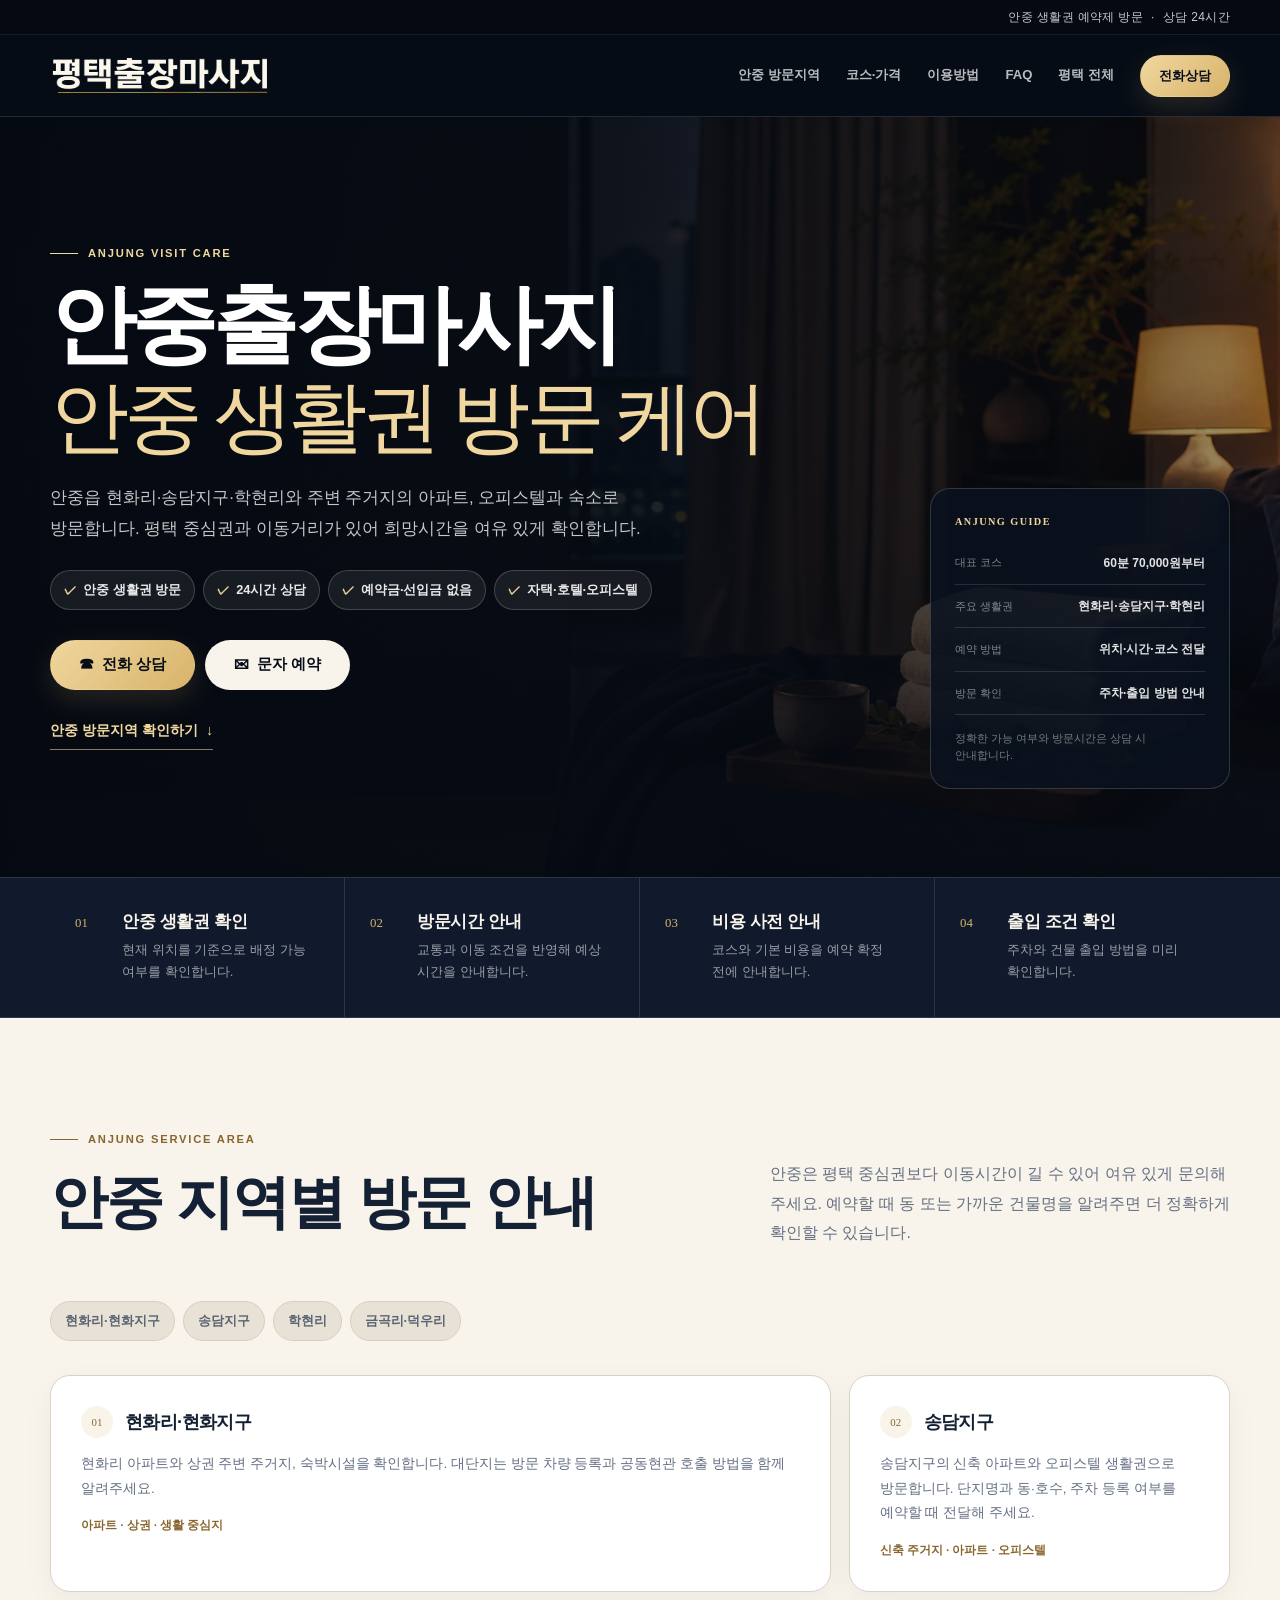
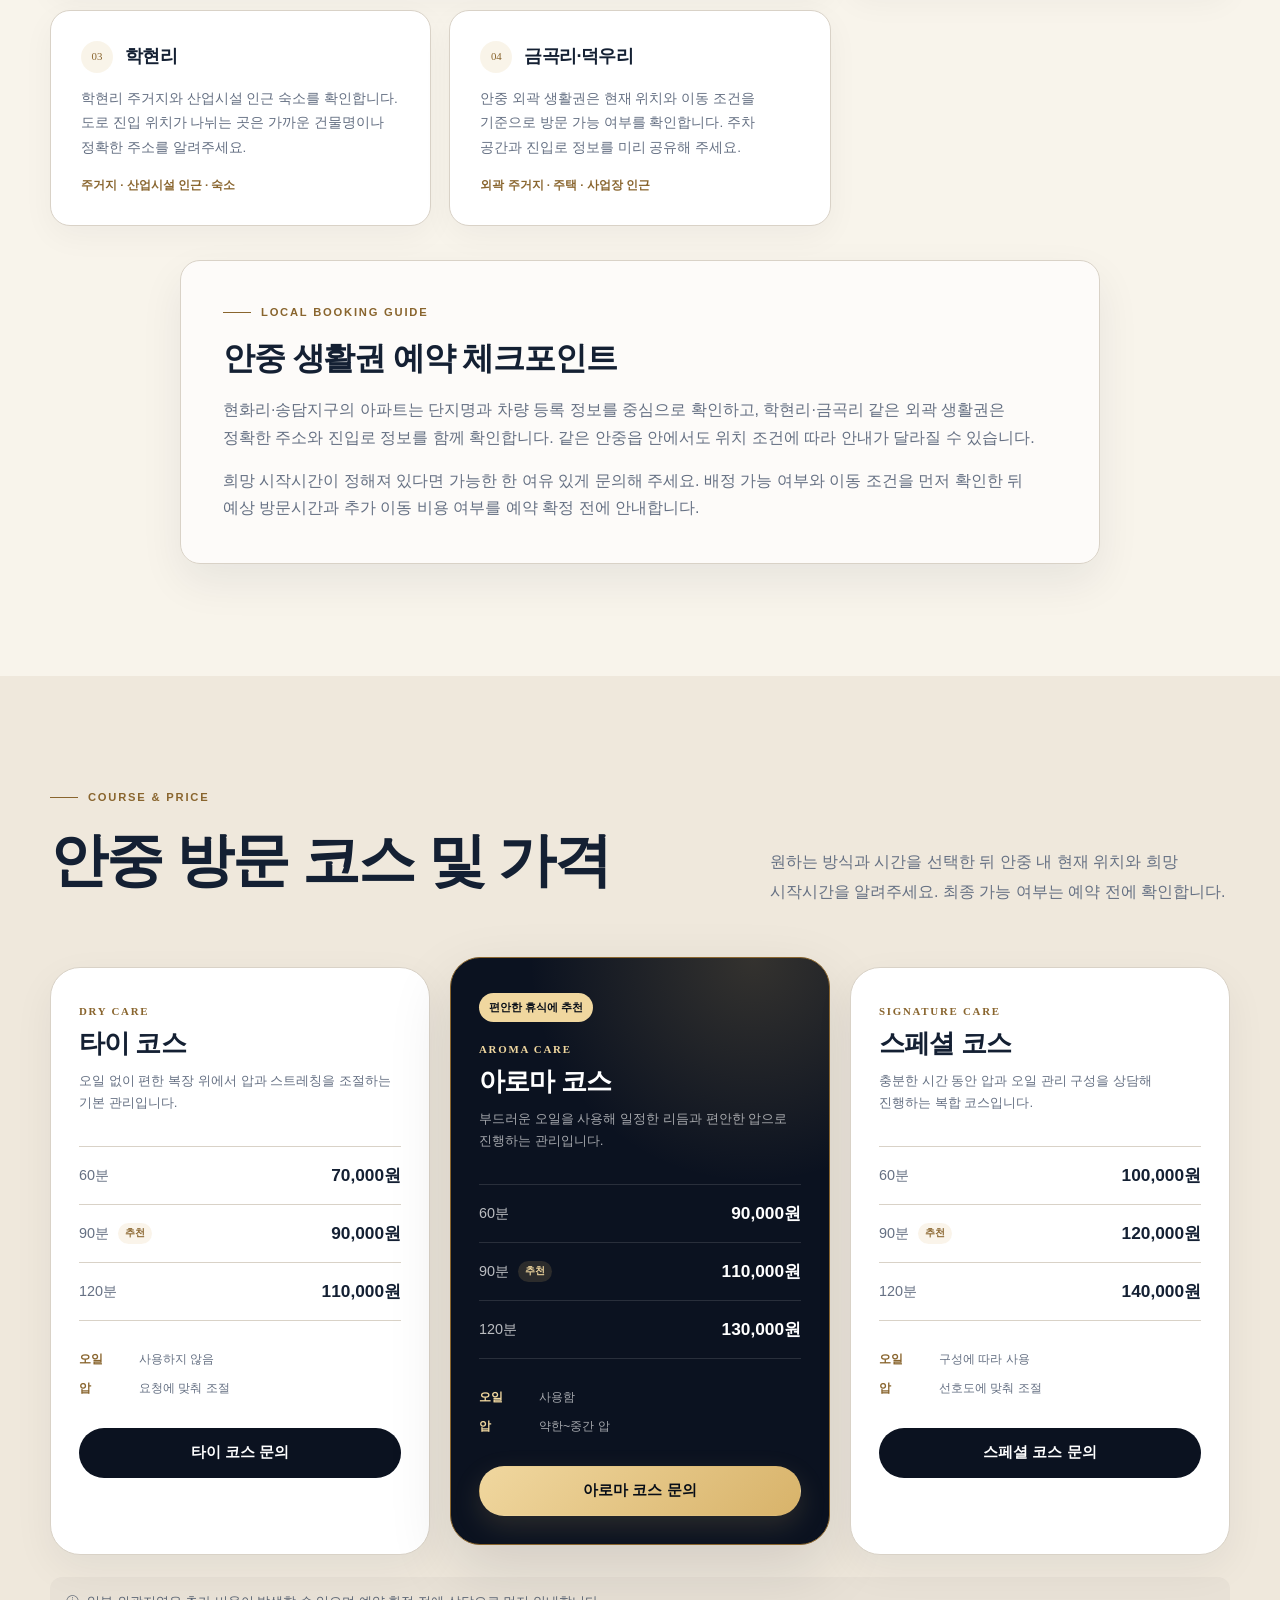
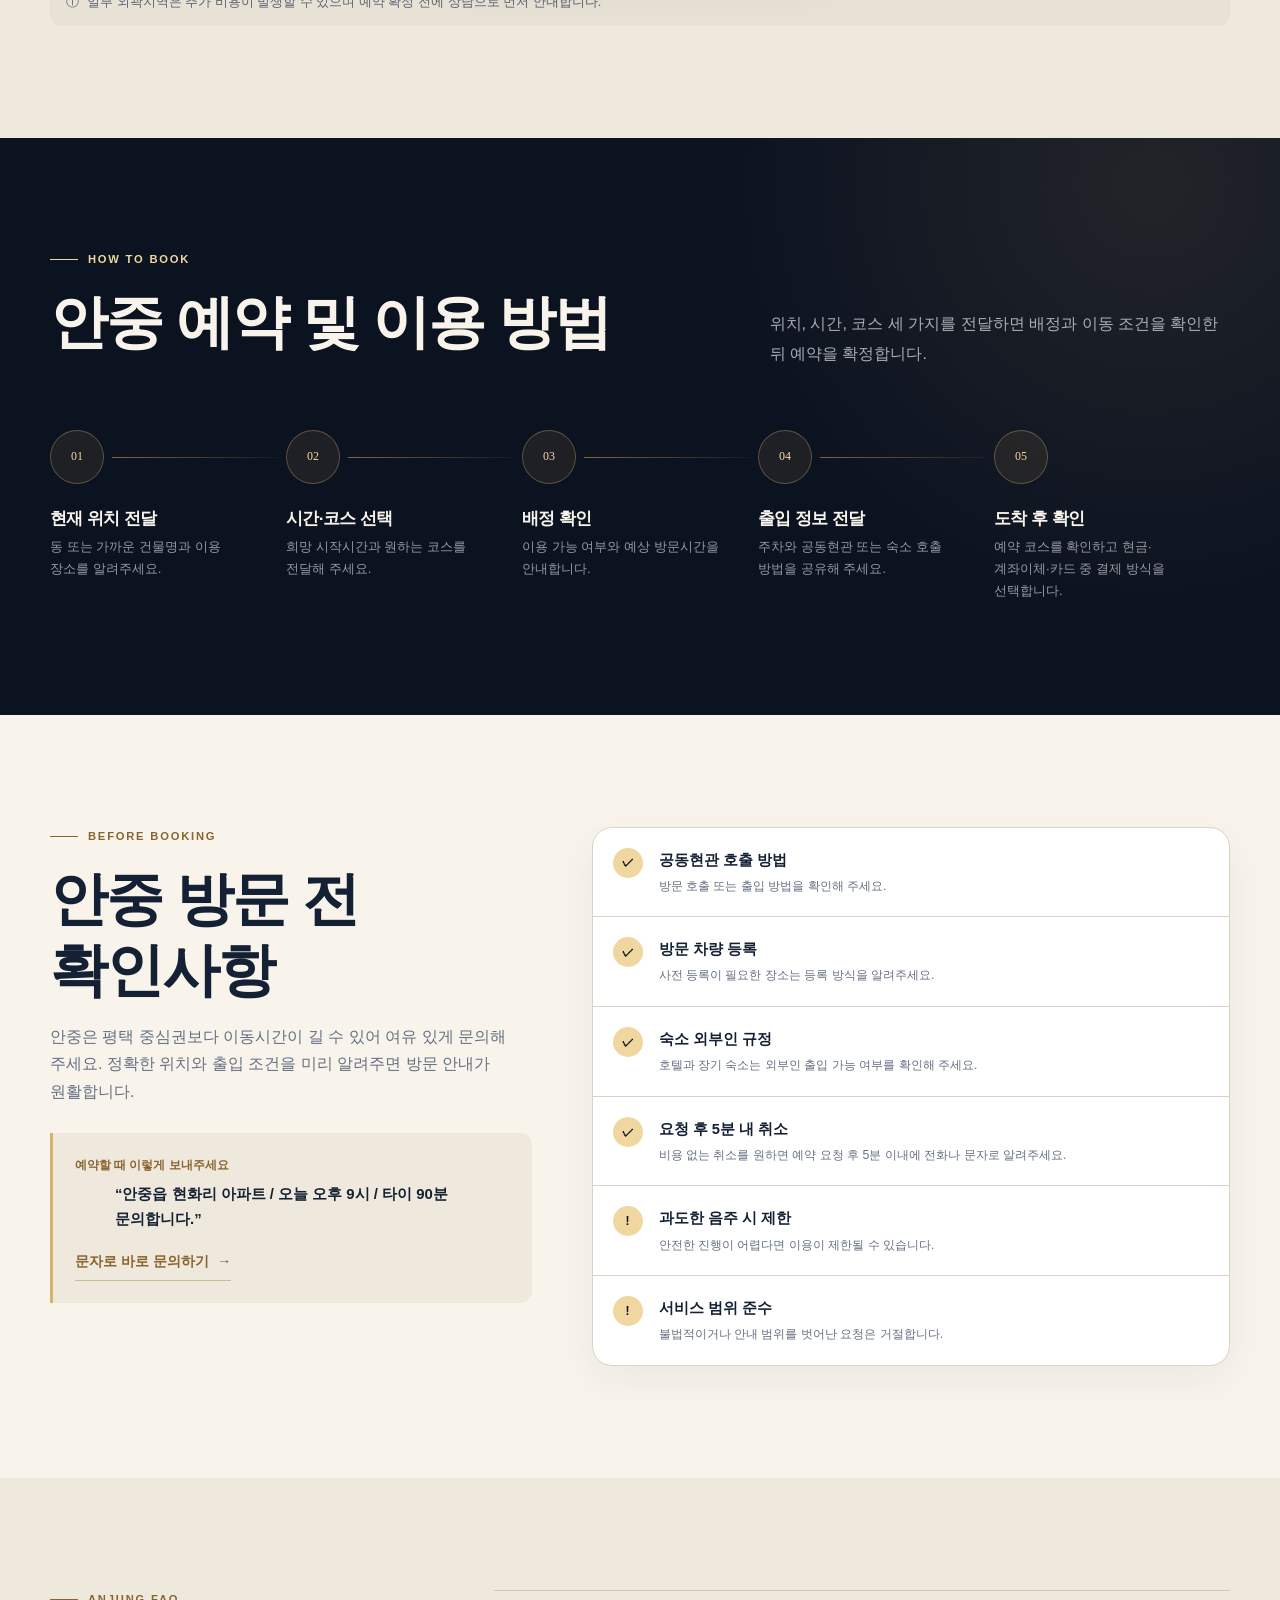
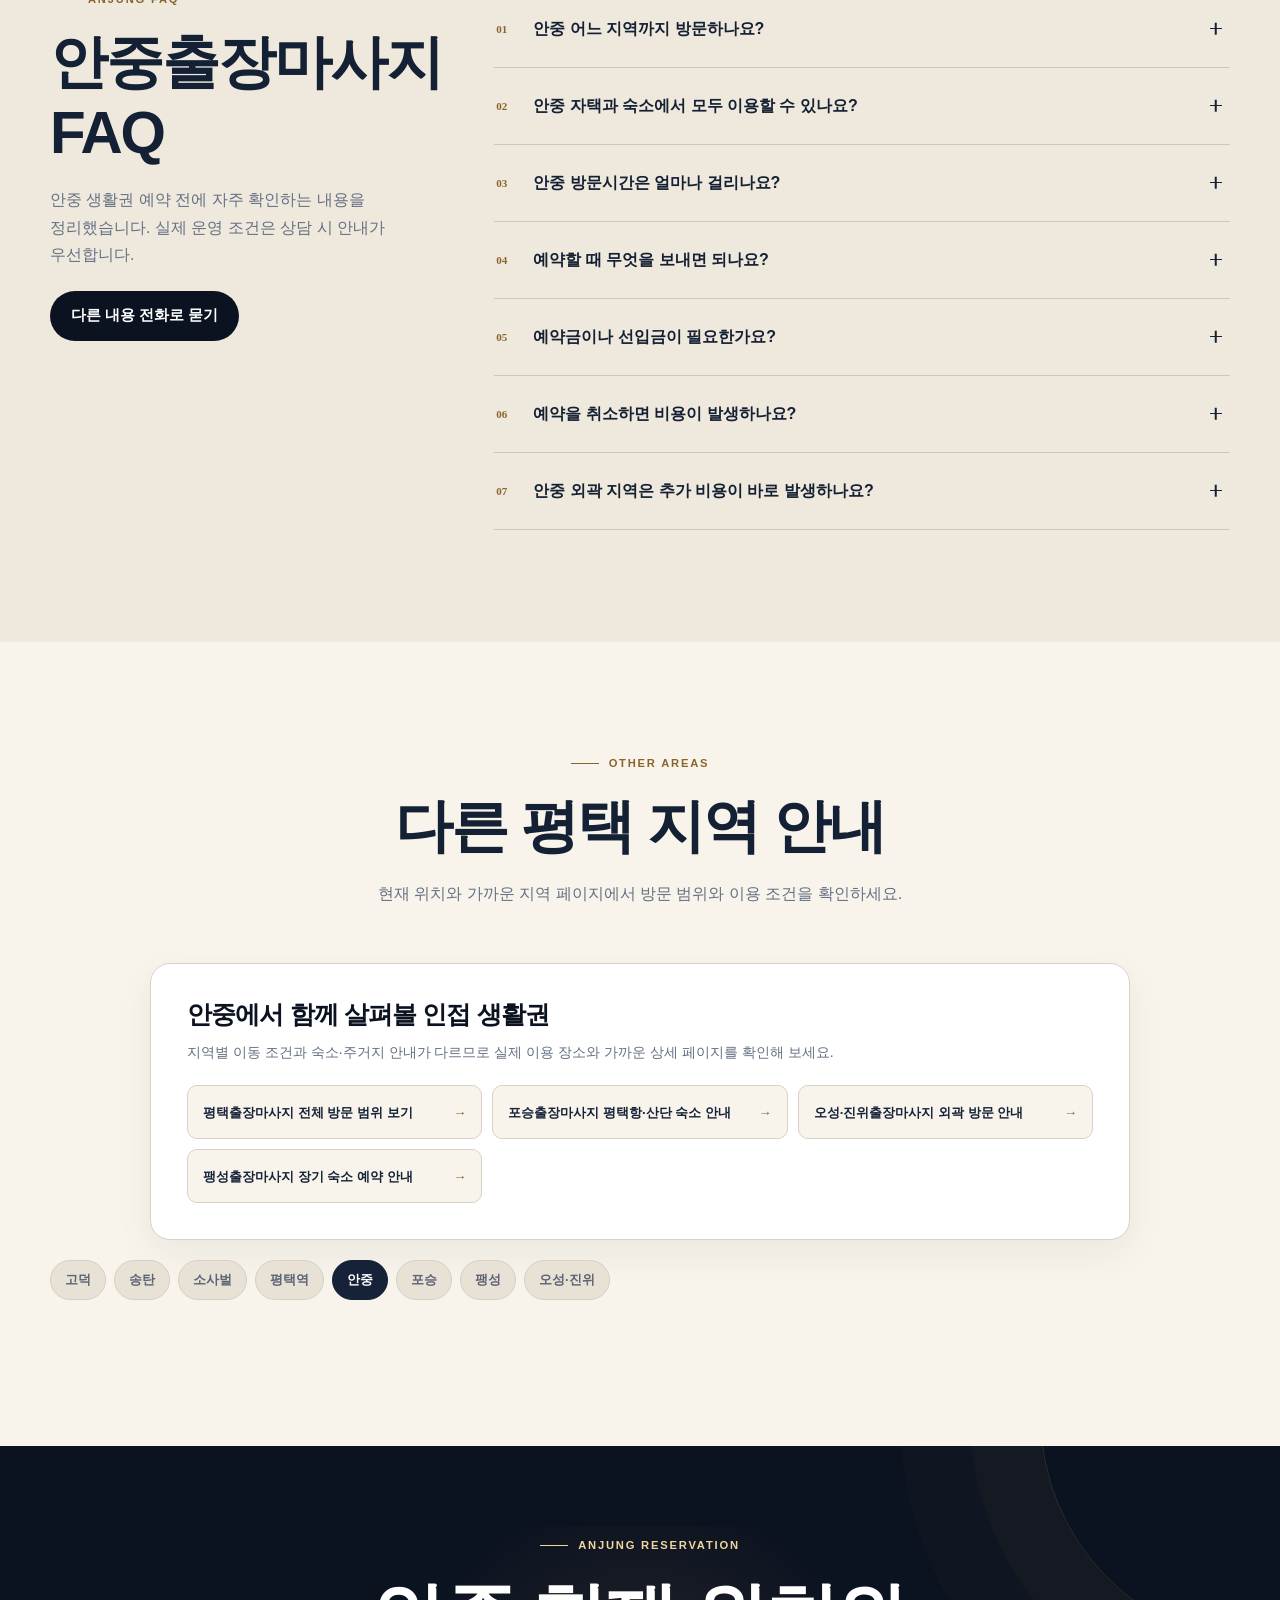
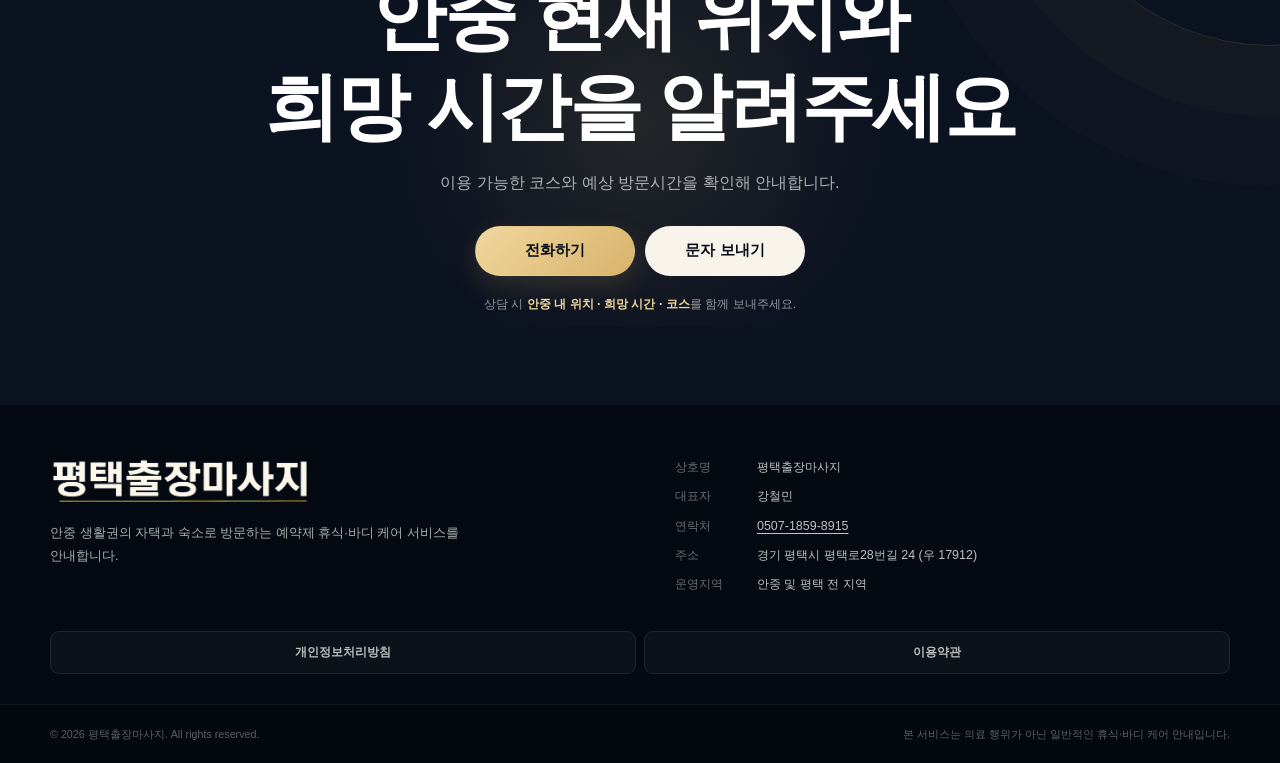
<file: anjung/index.html>
<!doctype html>
<html lang="ko" data-page-path="/anjung/">
<head>
  <meta charset="utf-8">
  <meta name="viewport" content="width=device-width, initial-scale=1">
  <title>안중출장마사지 | 현화리·송담지구·학현리 방문 케어</title>
  <meta name="description" content="안중출장마사지 방문 안내. 안중읍 현화리, 송담지구, 학현리의 아파트·숙소 방문 범위, 코스와 가격, 예약 방법을 안내합니다.">
  <meta name="robots" content="index, follow, max-image-preview:large">
  <meta name="theme-color" content="#0b1220">
  <meta name="format-detection" content="telephone=no">
  <link rel="canonical" href="https://ptvisitcare.kr/anjung/">
  <link rel="alternate" hreflang="ko-KR" href="https://ptvisitcare.kr/anjung/">
  <meta property="og:type" content="website">
  <meta property="og:locale" content="ko_KR">
  <meta property="og:site_name" content="평택출장마사지">
  <meta property="og:title" content="안중출장마사지 | 평택 안중 방문 케어">
  <meta property="og:description" content="안중출장마사지 방문 안내. 안중읍 현화리, 송담지구, 학현리의 아파트·숙소 방문 범위, 코스와 가격, 예약 방법을 안내합니다.">
  <meta property="og:url" content="https://ptvisitcare.kr/anjung/">
  <meta property="og:image" content="https://ptvisitcare.kr/images/og-pyeongtaek.jpg">
  <meta property="og:image:width" content="1200">
  <meta property="og:image:height" content="630">
  <meta property="og:image:alt" content="차분하게 정돈된 안중 방문 케어 준비 공간">
  <meta name="twitter:card" content="summary_large_image">
  <meta name="twitter:title" content="안중출장마사지 방문 안내">
  <meta name="twitter:description" content="안중출장마사지 방문 안내. 안중읍 현화리, 송담지구, 학현리의 아파트·숙소 방문 범위, 코스와 가격, 예약 방법을 안내합니다.">
  <meta name="twitter:image" content="https://ptvisitcare.kr/images/og-pyeongtaek.jpg">
  <link rel="icon" href="../favicon.svg" type="image/svg+xml">
  <link rel="manifest" href="../manifest.webmanifest">
  <link rel="preload" href="../images/hero.webp" as="image" type="image/webp" fetchpriority="high">
  <link rel="stylesheet" href="../css/style.css?v=20260731-4">
  <script src="../js/main.js?v=20260731-2" defer></script>
  <script type="application/ld+json" id="structured-data">
{
  "@context": "https://schema.org",
  "@graph": [
    {
      "@type": "Organization",
      "@id": "https://ptvisitcare.kr/#organization",
      "name": "평택출장마사지",
      "url": "https://ptvisitcare.kr/",
      "telephone": "0507-1859-8915",
      "address": {
        "@type": "PostalAddress",
        "streetAddress": "평택로28번길 24",
        "addressLocality": "평택시",
        "addressRegion": "경기도",
        "postalCode": "17912",
        "addressCountry": "KR"
      }
    },
    {
      "@type": "WebSite",
      "@id": "https://ptvisitcare.kr/#website",
      "url": "https://ptvisitcare.kr/",
      "name": "평택출장마사지",
      "inLanguage": "ko-KR",
      "publisher": {
        "@id": "https://ptvisitcare.kr/#organization"
      }
    },
    {
      "@type": "Service",
      "@id": "https://ptvisitcare.kr/anjung/#service",
      "name": "안중출장마사지 방문 케어",
      "serviceType": "출장 마사지 및 방문 케어",
      "description": "안중출장마사지 방문 안내. 안중읍 현화리, 송담지구, 학현리의 아파트·숙소 방문 범위, 코스와 가격, 예약 방법을 안내합니다.",
      "url": "https://ptvisitcare.kr/anjung/",
      "provider": {
        "@id": "https://ptvisitcare.kr/#organization"
      },
      "areaServed": [
        {
          "@type": "AdministrativeArea",
          "name": "평택시 현화리·현화지구"
        },
        {
          "@type": "AdministrativeArea",
          "name": "평택시 송담지구"
        },
        {
          "@type": "AdministrativeArea",
          "name": "평택시 학현리"
        },
        {
          "@type": "AdministrativeArea",
          "name": "평택시 금곡리·덕우리"
        }
      ],
      "audience": {
        "@type": "PeopleAudience",
        "requiredMinAge": 19
      }
    },
    {
      "@type": "BreadcrumbList",
      "@id": "https://ptvisitcare.kr/anjung/#breadcrumb",
      "itemListElement": [
        {
          "@type": "ListItem",
          "position": 1,
          "name": "평택출장마사지",
          "item": "https://ptvisitcare.kr/"
        },
        {
          "@type": "ListItem",
          "position": 2,
          "name": "안중출장마사지",
          "item": "https://ptvisitcare.kr/anjung/"
        }
      ]
    },
    {
      "@type": "FAQPage",
      "@id": "https://ptvisitcare.kr/anjung/#faq",
      "mainEntity": [
        {
          "@type": "Question",
          "name": "안중 어느 지역까지 방문하나요?",
          "acceptedAnswer": {
            "@type": "Answer",
            "text": "현화리·현화지구, 송담지구, 학현리, 금곡리·덕우리 생활권을 확인합니다. 정확한 위치와 희망시간을 알려주시면 이동 가능 여부를 안내합니다."
          }
        },
        {
          "@type": "Question",
          "name": "안중 자택과 숙소에서 모두 이용할 수 있나요?",
          "acceptedAnswer": {
            "@type": "Answer",
            "text": "자택, 아파트, 오피스텔, 호텔과 장기 숙소에서 이용할 수 있습니다. 숙박시설은 외부인 출입 가능 여부와 객실 호출 방법을 먼저 확인해 주세요."
          }
        },
        {
          "@type": "Question",
          "name": "안중 방문시간은 얼마나 걸리나요?",
          "acceptedAnswer": {
            "@type": "Answer",
            "text": "안중은 평택 중심권보다 이동시간이 길 수 있어 여유 있게 문의해 주세요. 현재 관리사 위치와 교통, 주차와 출입 조건에 따라 달라지며 예약 확정 전에 예상 방문시간을 안내합니다."
          }
        },
        {
          "@type": "Question",
          "name": "예약할 때 무엇을 보내면 되나요?",
          "acceptedAnswer": {
            "@type": "Answer",
            "text": "현재 안중 내 위치 또는 가까운 건물명, 희망 시작시간, 이용 장소와 원하는 코스를 전화나 문자로 전달해 주세요."
          }
        },
        {
          "@type": "Question",
          "name": "예약금이나 선입금이 필요한가요?",
          "acceptedAnswer": {
            "@type": "Answer",
            "text": "예약금과 선입금은 받지 않습니다. 결제는 현금, 계좌이체, 카드 모두 가능하며 관리사 도착 후 예약한 코스를 다시 확인합니다."
          }
        },
        {
          "@type": "Question",
          "name": "예약을 취소하면 비용이 발생하나요?",
          "acceptedAnswer": {
            "@type": "Answer",
            "text": "비용 없이 취소하려면 예약 요청 후 5분 이내에 전화나 문자로 알려주세요. 이후에는 관리사 배정과 이동 상황에 따라 취소 비용이 발생할 수 있으며 적용 여부는 상담으로 안내합니다."
          }
        },
        {
          "@type": "Question",
          "name": "안중 외곽 지역은 추가 비용이 바로 발생하나요?",
          "acceptedAnswer": {
            "@type": "Answer",
            "text": "지역명만으로 추가 비용을 정하지 않고 정확한 위치와 이동 조건을 확인합니다. 추가 비용이 필요한 경우에는 예약을 확정하기 전에 먼저 안내합니다."
          }
        }
      ]
    }
  ]
}
  </script>
</head>
<body>
  <a class="skip-link" href="#main-content">본문 바로가기</a>
  <div class="site-notice" role="note"><div class="container site-notice__inner"><span>안중 생활권 예약제 방문</span><span aria-hidden="true">·</span><span>상담 24시간</span></div></div>
  <header class="site-header" data-header>
    <div class="container header-inner">
      <a class="brand" href="../" aria-label="평택출장마사지 메인 페이지"><img class="brand-logo" src="../images/logo-pyeongtaek.webp" width="600" height="111" alt="평택출장마사지"></a>
      <button class="menu-toggle" type="button" aria-expanded="false" aria-controls="primary-navigation" aria-label="메뉴 열기" data-menu-toggle><span></span><span></span><span></span></button>
      <nav class="primary-nav" id="primary-navigation" aria-label="주요 메뉴" data-nav>
        <a href="#area">안중 방문지역</a><a href="#price">코스·가격</a><a href="#process">이용방법</a><a href="#faq">FAQ</a><a href="../">평택 전체</a>
        <a class="button button--small button--gold nav-call" href="tel:050718598915" data-action="phone-click">전화상담</a>
      </nav>
    </div>
  </header>
  <main id="main-content">
    <section class="hero" id="top" aria-labelledby="hero-title">
      <img class="hero-media" src="../images/hero.webp" width="1600" height="900" alt="차분하게 정돈된 안중 방문 케어 준비 공간" fetchpriority="high" decoding="async">
      <div class="hero-shade" aria-hidden="true"></div>
      <div class="container hero-inner">
        <div class="hero-copy">
          <p class="eyebrow"><span></span> ANJUNG VISIT CARE</p>
          <h1 id="hero-title">안중출장마사지<br><em>안중 생활권 방문 케어</em></h1>
          <p class="hero-lead">안중읍 현화리·송담지구·학현리와 주변 주거지의 아파트, 오피스텔과 숙소로 방문합니다. 평택 중심권과 이동거리가 있어 희망시간을 여유 있게 확인합니다.</p>
          <ul class="hero-badges" aria-label="안중 방문 서비스 안내"><li>안중 생활권 방문</li><li>24시간 상담</li><li>예약금·선입금 없음</li><li>자택·호텔·오피스텔</li></ul>
          <div class="hero-actions" aria-label="상담 방법"><a class="button button--gold" href="tel:050718598915" data-action="phone-click"><span aria-hidden="true">☎</span> 전화 상담</a><a class="button button--light" href="sms:050718598915" data-action="sms-click"><span aria-hidden="true">✉</span> 문자 예약</a></div>
          <a class="text-link" href="#area">안중 방문지역 확인하기 <span aria-hidden="true">↓</span></a>
        </div>
        <aside class="hero-summary" aria-label="안중 빠른 이용 안내"><p class="hero-summary__label">ANJUNG GUIDE</p><dl><div><dt>대표 코스</dt><dd>60분 70,000원부터</dd></div><div><dt>주요 생활권</dt><dd>현화리·송담지구·학현리</dd></div><div><dt>예약 방법</dt><dd>위치·시간·코스 전달</dd></div><div><dt>방문 확인</dt><dd>주차·출입 방법 안내</dd></div></dl><p>정확한 가능 여부와 방문시간은 상담 시 안내합니다.</p></aside>
      </div>
    </section>
    <section class="feature-strip" aria-label="안중 방문 케어 핵심 특징">
      <h2 class="sr-only">안중 방문 케어 핵심 안내</h2>
      <div class="container feature-grid"><article class="feature-card"><span class="feature-number" aria-hidden="true">01</span><h3>안중 생활권 확인</h3><p>현재 위치를 기준으로 배정 가능 여부를 확인합니다.</p></article><article class="feature-card"><span class="feature-number" aria-hidden="true">02</span><h3>방문시간 안내</h3><p>교통과 이동 조건을 반영해 예상 시간을 안내합니다.</p></article><article class="feature-card"><span class="feature-number" aria-hidden="true">03</span><h3>비용 사전 안내</h3><p>코스와 기본 비용을 예약 확정 전에 안내합니다.</p></article><article class="feature-card"><span class="feature-number" aria-hidden="true">04</span><h3>출입 조건 확인</h3><p>주차와 건물 출입 방법을 미리 확인합니다.</p></article></div>
    </section>
    <section class="section section--light" id="area" aria-labelledby="area-title">
      <div class="container">
        <div class="section-heading section-heading--split"><div><p class="eyebrow eyebrow--dark"><span></span> ANJUNG SERVICE AREA</p><h2 id="area-title">안중 지역별 방문 안내</h2></div><p>안중은 평택 중심권보다 이동시간이 길 수 있어 여유 있게 문의해 주세요. 예약할 때 동 또는 가까운 건물명을 알려주면 더 정확하게 확인할 수 있습니다.</p></div>
        <nav class="region-chips" aria-label="안중 지역 바로가기"><a href="#area-1">현화리·현화지구</a><a href="#area-2">송담지구</a><a href="#area-3">학현리</a><a href="#area-4">금곡리·덕우리</a></nav>
        <div class="region-grid">
          <article class="region-card" id="area-1">
            <div class="region-card__heading"><span>01</span><h3>현화리·현화지구</h3></div>
            <p>현화리 아파트와 상권 주변 주거지, 숙박시설을 확인합니다. 대단지는 방문 차량 등록과 공동현관 호출 방법을 함께 알려주세요.</p>
            <p class="region-tags">아파트 · 상권 · 생활 중심지</p>
          </article>
          <article class="region-card" id="area-2">
            <div class="region-card__heading"><span>02</span><h3>송담지구</h3></div>
            <p>송담지구의 신축 아파트와 오피스텔 생활권으로 방문합니다. 단지명과 동·호수, 주차 등록 여부를 예약할 때 전달해 주세요.</p>
            <p class="region-tags">신축 주거지 · 아파트 · 오피스텔</p>
          </article>
          <article class="region-card" id="area-3">
            <div class="region-card__heading"><span>03</span><h3>학현리</h3></div>
            <p>학현리 주거지와 산업시설 인근 숙소를 확인합니다. 도로 진입 위치가 나뉘는 곳은 가까운 건물명이나 정확한 주소를 알려주세요.</p>
            <p class="region-tags">주거지 · 산업시설 인근 · 숙소</p>
          </article>
          <article class="region-card" id="area-4">
            <div class="region-card__heading"><span>04</span><h3>금곡리·덕우리</h3></div>
            <p>안중 외곽 생활권은 현재 위치와 이동 조건을 기준으로 방문 가능 여부를 확인합니다. 주차 공간과 진입로 정보를 미리 공유해 주세요.</p>
            <p class="region-tags">외곽 주거지 · 주택 · 사업장 인근</p>
          </article>
        </div>
        <article class="local-guide" aria-labelledby="anjung-guide-title">
          <p class="eyebrow eyebrow--dark"><span></span> LOCAL BOOKING GUIDE</p>
          <h3 id="anjung-guide-title">안중 생활권 예약 체크포인트</h3>
          <p>현화리·송담지구의 아파트는 단지명과 차량 등록 정보를 중심으로 확인하고, 학현리·금곡리 같은 외곽 생활권은 정확한 주소와 진입로 정보를 함께 확인합니다. 같은 안중읍 안에서도 위치 조건에 따라 안내가 달라질 수 있습니다.</p><p>희망 시작시간이 정해져 있다면 가능한 한 여유 있게 문의해 주세요. 배정 가능 여부와 이동 조건을 먼저 확인한 뒤 예상 방문시간과 추가 이동 비용 여부를 예약 확정 전에 안내합니다.</p>
        </article>
      </div>
    </section>
    <section class="section section--cream" id="price" aria-labelledby="price-title">
      <div class="container">
        <div class="section-heading section-heading--split"><div><p class="eyebrow eyebrow--dark"><span></span> COURSE &amp; PRICE</p><h2 id="price-title">안중 방문 코스 및 가격</h2></div><p>원하는 방식과 시간을 선택한 뒤 안중 내 현재 위치와 희망 시작시간을 알려주세요. 최종 가능 여부는 예약 전에 확인합니다.</p></div>

        <div class="price-grid">
          <article class="price-card">
            <div class="price-card__top"><p class="price-kicker">DRY CARE</p><h3>타이 코스</h3><p>오일 없이 편한 복장 위에서 압과 스트레칭을 조절하는 기본 관리입니다.</p></div>
            <ul class="price-list" aria-label="타이 코스 가격"><li><span>60분</span><strong>70,000원</strong></li><li class="is-recommended"><span>90분 <small>추천</small></span><strong>90,000원</strong></li><li><span>120분</span><strong>110,000원</strong></li></ul>
            <dl class="course-meta"><div><dt>오일</dt><dd>사용하지 않음</dd></div><div><dt>압</dt><dd>요청에 맞춰 조절</dd></div></dl>
            <a class="button button--dark button--full" href="sms:050718598915" data-action="sms-click" data-course="안중 타이 코스">타이 코스 문의</a>
          </article>
          <article class="price-card price-card--featured">
            <div class="price-ribbon">편안한 휴식에 추천</div>
            <div class="price-card__top"><p class="price-kicker">AROMA CARE</p><h3>아로마 코스</h3><p>부드러운 오일을 사용해 일정한 리듬과 편안한 압으로 진행하는 관리입니다.</p></div>
            <ul class="price-list" aria-label="아로마 코스 가격"><li><span>60분</span><strong>90,000원</strong></li><li class="is-recommended"><span>90분 <small>추천</small></span><strong>110,000원</strong></li><li><span>120분</span><strong>130,000원</strong></li></ul>
            <dl class="course-meta"><div><dt>오일</dt><dd>사용함</dd></div><div><dt>압</dt><dd>약한~중간 압</dd></div></dl>
            <a class="button button--gold button--full" href="sms:050718598915" data-action="sms-click" data-course="안중 아로마 코스">아로마 코스 문의</a>
          </article>
          <article class="price-card">
            <div class="price-card__top"><p class="price-kicker">SIGNATURE CARE</p><h3>스페셜 코스</h3><p>충분한 시간 동안 압과 오일 관리 구성을 상담해 진행하는 복합 코스입니다.</p></div>
            <ul class="price-list" aria-label="스페셜 코스 가격"><li><span>60분</span><strong>100,000원</strong></li><li class="is-recommended"><span>90분 <small>추천</small></span><strong>120,000원</strong></li><li><span>120분</span><strong>140,000원</strong></li></ul>
            <dl class="course-meta"><div><dt>오일</dt><dd>구성에 따라 사용</dd></div><div><dt>압</dt><dd>선호도에 맞춰 조절</dd></div></dl>
            <a class="button button--dark button--full" href="sms:050718598915" data-action="sms-click" data-course="안중 스페셜 코스">스페셜 코스 문의</a>
          </article>
        </div>
        <p class="price-note"><span aria-hidden="true">ⓘ</span> 일부 외곽지역은 추가 비용이 발생할 수 있으며 예약 확정 전에 상담으로 먼저 안내합니다.</p>
      </div>
    </section>
    <section class="section section--navy process-section" id="process" aria-labelledby="process-title">
      <div class="container">
        <div class="section-heading section-heading--split"><div><p class="eyebrow"><span></span> HOW TO BOOK</p><h2 id="process-title">안중 예약 및 이용 방법</h2></div><p>위치, 시간, 코스 세 가지를 전달하면 배정과 이동 조건을 확인한 뒤 예약을 확정합니다.</p></div>
        <ol class="process-list"><li><span>01</span><div><h3>현재 위치 전달</h3><p>동 또는 가까운 건물명과 이용 장소를 알려주세요.</p></div></li><li><span>02</span><div><h3>시간·코스 선택</h3><p>희망 시작시간과 원하는 코스를 전달해 주세요.</p></div></li><li><span>03</span><div><h3>배정 확인</h3><p>이용 가능 여부와 예상 방문시간을 안내합니다.</p></div></li><li><span>04</span><div><h3>출입 정보 전달</h3><p>주차와 공동현관 또는 숙소 호출 방법을 공유해 주세요.</p></div></li><li><span>05</span><div><h3>도착 후 확인</h3><p>예약 코스를 확인하고 현금·계좌이체·카드 중 결제 방식을 선택합니다.</p></div></li></ol>
      </div>
    </section>
    <section class="section section--light" id="booking-info" aria-labelledby="booking-title">
      <div class="container booking-layout">
        <div class="booking-copy"><p class="eyebrow eyebrow--dark"><span></span> BEFORE BOOKING</p><h2 id="booking-title">안중 방문 전 확인사항</h2><p>안중은 평택 중심권보다 이동시간이 길 수 있어 여유 있게 문의해 주세요. 정확한 위치와 출입 조건을 미리 알려주면 방문 안내가 원활합니다.</p><div class="booking-contact"><p>예약할 때 이렇게 보내주세요</p><blockquote>“안중읍 현화리 아파트 / 오늘 오후 9시 / 타이 90분 문의합니다.”</blockquote><a class="text-link text-link--dark" href="sms:050718598915" data-action="sms-click">문자로 바로 문의하기 <span aria-hidden="true">→</span></a></div></div>
        <ul class="notice-list"><li><span aria-hidden="true">✓</span><div><strong>공동현관 호출 방법</strong><p>방문 호출 또는 출입 방법을 확인해 주세요.</p></div></li><li><span aria-hidden="true">✓</span><div><strong>방문 차량 등록</strong><p>사전 등록이 필요한 장소는 등록 방식을 알려주세요.</p></div></li><li><span aria-hidden="true">✓</span><div><strong>숙소 외부인 규정</strong><p>호텔과 장기 숙소는 외부인 출입 가능 여부를 확인해 주세요.</p></div></li><li><span aria-hidden="true">✓</span><div><strong>요청 후 5분 내 취소</strong><p>비용 없는 취소를 원하면 예약 요청 후 5분 이내에 전화나 문자로 알려주세요.</p></div></li><li><span aria-hidden="true">!</span><div><strong>과도한 음주 시 제한</strong><p>안전한 진행이 어렵다면 이용이 제한될 수 있습니다.</p></div></li><li><span aria-hidden="true">!</span><div><strong>서비스 범위 준수</strong><p>불법적이거나 안내 범위를 벗어난 요청은 거절합니다.</p></div></li></ul>
      </div>
    </section>
    <section class="section section--cream" id="faq" aria-labelledby="faq-title">
      <div class="container faq-layout">
        <div class="faq-intro"><p class="eyebrow eyebrow--dark"><span></span> ANJUNG FAQ</p><h2 id="faq-title">안중출장마사지 FAQ</h2><p>안중 생활권 예약 전에 자주 확인하는 내용을 정리했습니다. 실제 운영 조건은 상담 시 안내가 우선합니다.</p><a class="button button--dark" href="tel:050718598915" data-action="phone-click">다른 내용 전화로 묻기</a></div>
        <div class="faq-list" data-accordion>
          <details>
            <summary><span>01</span>안중 어느 지역까지 방문하나요?<i aria-hidden="true"></i></summary>
            <div><p>현화리·현화지구, 송담지구, 학현리, 금곡리·덕우리 생활권을 확인합니다. 정확한 위치와 희망시간을 알려주시면 이동 가능 여부를 안내합니다.</p></div>
          </details>
          <details>
            <summary><span>02</span>안중 자택과 숙소에서 모두 이용할 수 있나요?<i aria-hidden="true"></i></summary>
            <div><p>자택, 아파트, 오피스텔, 호텔과 장기 숙소에서 이용할 수 있습니다. 숙박시설은 외부인 출입 가능 여부와 객실 호출 방법을 먼저 확인해 주세요.</p></div>
          </details>
          <details>
            <summary><span>03</span>안중 방문시간은 얼마나 걸리나요?<i aria-hidden="true"></i></summary>
            <div><p>안중은 평택 중심권보다 이동시간이 길 수 있어 여유 있게 문의해 주세요. 현재 관리사 위치와 교통, 주차와 출입 조건에 따라 달라지며 예약 확정 전에 예상 방문시간을 안내합니다.</p></div>
          </details>
          <details>
            <summary><span>04</span>예약할 때 무엇을 보내면 되나요?<i aria-hidden="true"></i></summary>
            <div><p>현재 안중 내 위치 또는 가까운 건물명, 희망 시작시간, 이용 장소와 원하는 코스를 전화나 문자로 전달해 주세요.</p></div>
          </details>
          <details>
            <summary><span>05</span>예약금이나 선입금이 필요한가요?<i aria-hidden="true"></i></summary>
            <div><p>예약금과 선입금은 받지 않습니다. 결제는 현금, 계좌이체, 카드 모두 가능하며 관리사 도착 후 예약한 코스를 다시 확인합니다.</p></div>
          </details>
          <details>
            <summary><span>06</span>예약을 취소하면 비용이 발생하나요?<i aria-hidden="true"></i></summary>
            <div><p>비용 없이 취소하려면 예약 요청 후 5분 이내에 전화나 문자로 알려주세요. 이후에는 관리사 배정과 이동 상황에 따라 취소 비용이 발생할 수 있으며 적용 여부는 상담으로 안내합니다.</p></div>
          </details>
          <details>
            <summary><span>07</span>안중 외곽 지역은 추가 비용이 바로 발생하나요?<i aria-hidden="true"></i></summary>
            <div><p>지역명만으로 추가 비용을 정하지 않고 정확한 위치와 이동 조건을 확인합니다. 추가 비용이 필요한 경우에는 예약을 확정하기 전에 먼저 안내합니다.</p></div>
          </details>
        </div>
      </div>
    </section>
    <section class="section section--light" aria-labelledby="other-region-title">
      <div class="container">
        <div class="section-heading section-heading--center"><p class="eyebrow eyebrow--dark"><span></span> OTHER AREAS</p><h2 id="other-region-title">다른 평택 지역 안내</h2><p>현재 위치와 가까운 지역 페이지에서 방문 범위와 이용 조건을 확인하세요.</p></div>
        <div class="contextual-links" aria-labelledby="anjung-nearby-title">
          <h3 id="anjung-nearby-title">안중에서 함께 살펴볼 인접 생활권</h3>
          <p>지역별 이동 조건과 숙소·주거지 안내가 다르므로 실제 이용 장소와 가까운 상세 페이지를 확인해 보세요.</p>
          <nav class="contextual-link-grid" aria-label="안중 인접 지역 상세 안내"><a href="../"><span>평택출장마사지 전체 방문 범위 보기</span><i aria-hidden="true">→</i></a><a href="../poseung/"><span>포승출장마사지 평택항·산단 숙소 안내</span><i aria-hidden="true">→</i></a><a href="../oseong-jinwi/"><span>오성·진위출장마사지 외곽 방문 안내</span><i aria-hidden="true">→</i></a><a href="../paengseong/"><span>팽성출장마사지 장기 숙소 예약 안내</span><i aria-hidden="true">→</i></a></nav>
        </div>
        <nav class="region-chips" aria-label="다른 평택 지역 페이지"><a href="../godeok/">고덕</a><a href="../songtan/">송탄</a><a href="../sosabeol/">소사벌</a><a href="../pyeongtaek-station/">평택역</a><a href="../anjung/" aria-current="page">안중</a><a href="../poseung/">포승</a><a href="../paengseong/">팽성</a><a href="../oseong-jinwi/">오성·진위</a></nav>
      </div>
    </section>
    <section class="final-cta" aria-labelledby="final-title">
      <div class="final-cta__glow" aria-hidden="true"></div><div class="container final-cta__inner"><p class="eyebrow"><span></span> ANJUNG RESERVATION</p><h2 id="final-title">안중 현재 위치와<br>희망 시간을 알려주세요</h2><p>이용 가능한 코스와 예상 방문시간을 확인해 안내합니다.</p><div class="final-actions"><a class="button button--gold" href="tel:050718598915" data-action="phone-click">전화하기</a><a class="button button--light" href="sms:050718598915" data-action="sms-click">문자 보내기</a></div><p class="final-note">상담 시 <strong>안중 내 위치 · 희망 시간 · 코스</strong>를 함께 보내주세요.</p></div>
    </section>
  </main>
  <footer class="site-footer">
    <div class="container footer-main"><div class="footer-brand"><a class="brand" href="../" aria-label="평택출장마사지 메인 페이지"><img class="brand-logo" src="../images/logo-pyeongtaek.webp" width="600" height="111" alt="평택출장마사지"></a><p>안중 생활권의 자택과 숙소로 방문하는 예약제 휴식·바디 케어 서비스를 안내합니다.</p></div><dl class="business-info"><div><dt>상호명</dt><dd data-config-business>평택출장마사지</dd></div><div><dt>대표자</dt><dd>강철민</dd></div><div><dt>연락처</dt><dd><a href="tel:050718598915" data-action="phone-click" data-config-phone>0507-1859-8915</a></dd></div><div><dt>주소</dt><dd>경기 평택시 평택로28번길 24 (우 17912)</dd></div><div><dt>운영지역</dt><dd>안중 및 평택 전 지역</dd></div></dl></div>
    <nav class="container footer-legal" aria-label="정책 안내"><a href="../privacy/">개인정보처리방침</a><a href="../terms/">이용약관</a></nav>
    <div class="footer-bottom"><div class="container"><p>© <span data-current-year>2026</span> <span data-config-business>평택출장마사지</span>. All rights reserved.</p><p>본 서비스는 의료 행위가 아닌 일반적인 휴식·바디 케어 안내입니다.</p></div></div>
  </footer>
  <nav class="mobile-cta" aria-label="빠른 상담"><a href="tel:050718598915" data-action="phone-click"><span aria-hidden="true">☎</span>전화</a><a href="sms:050718598915" data-action="sms-click"><span aria-hidden="true">✉</span>문자</a></nav>
  <p class="sr-only" aria-live="polite" id="site-status"></p>
</body>
</html>
</file>
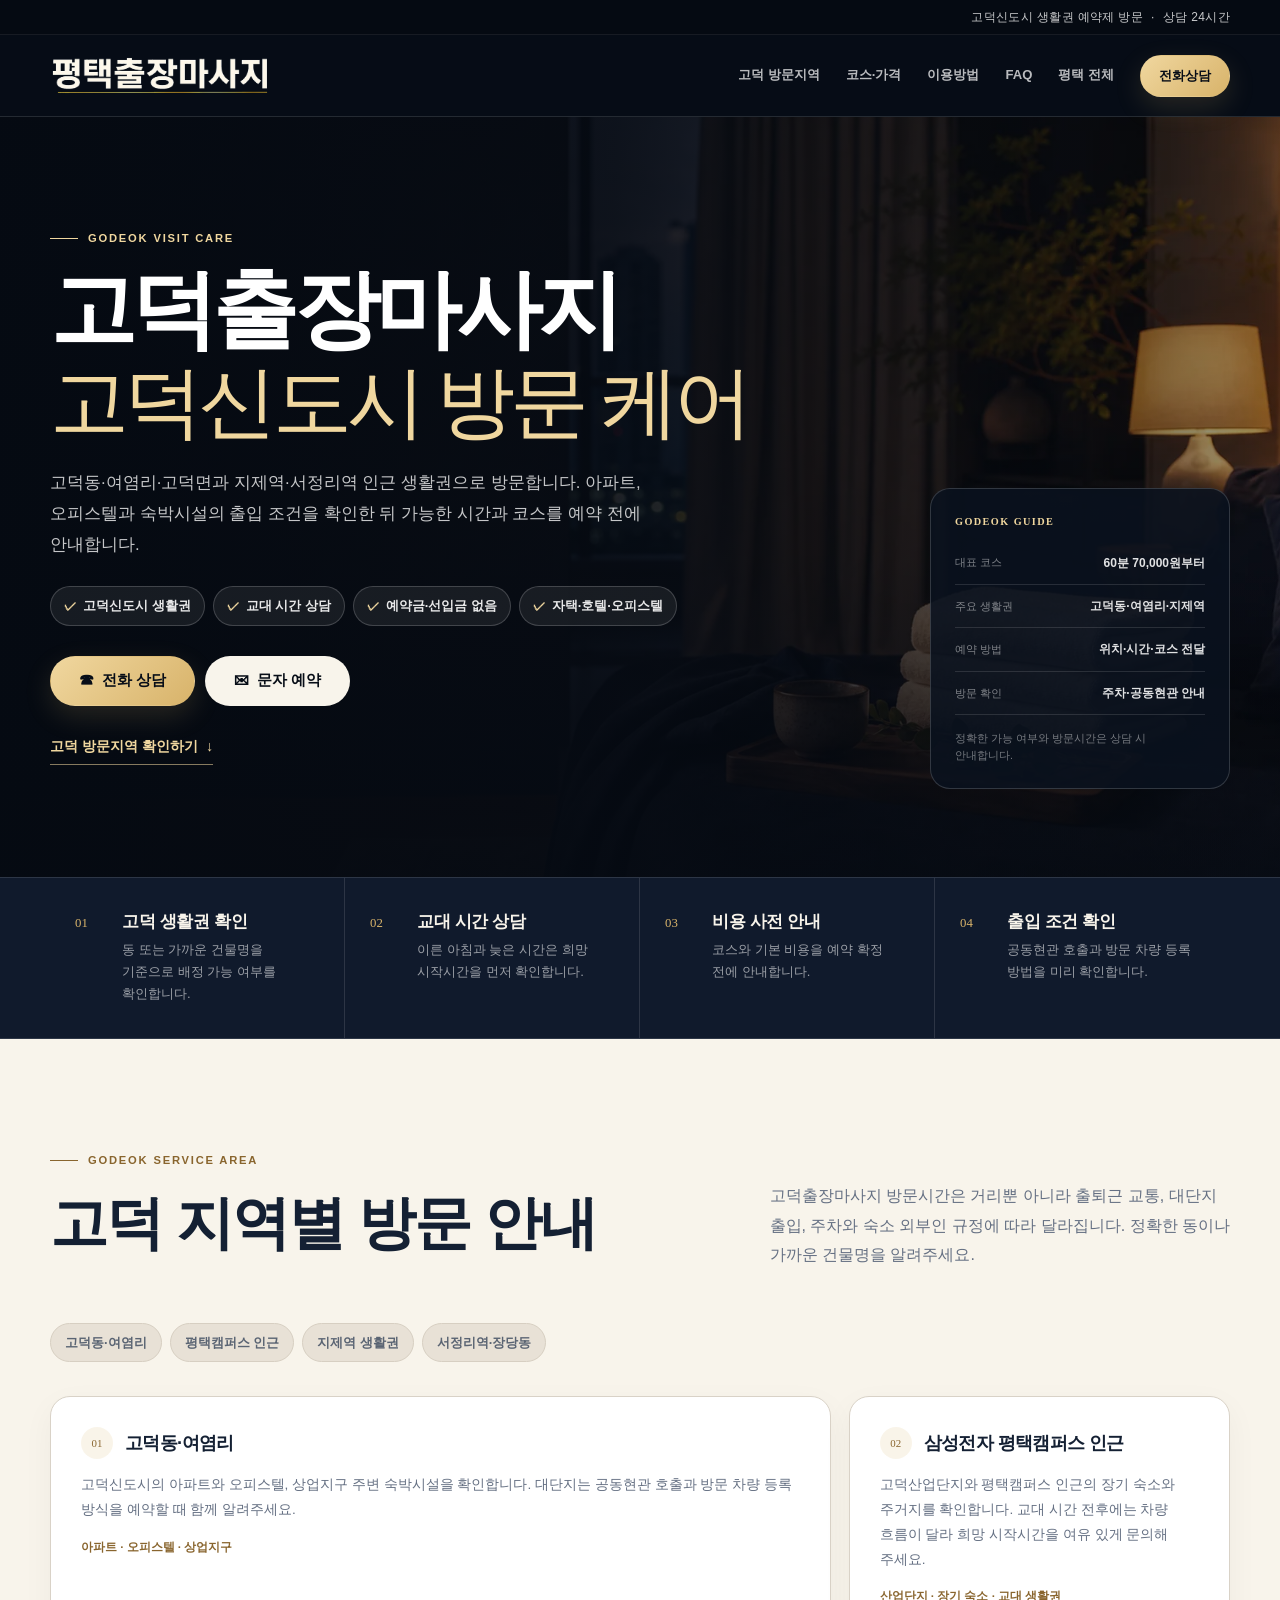
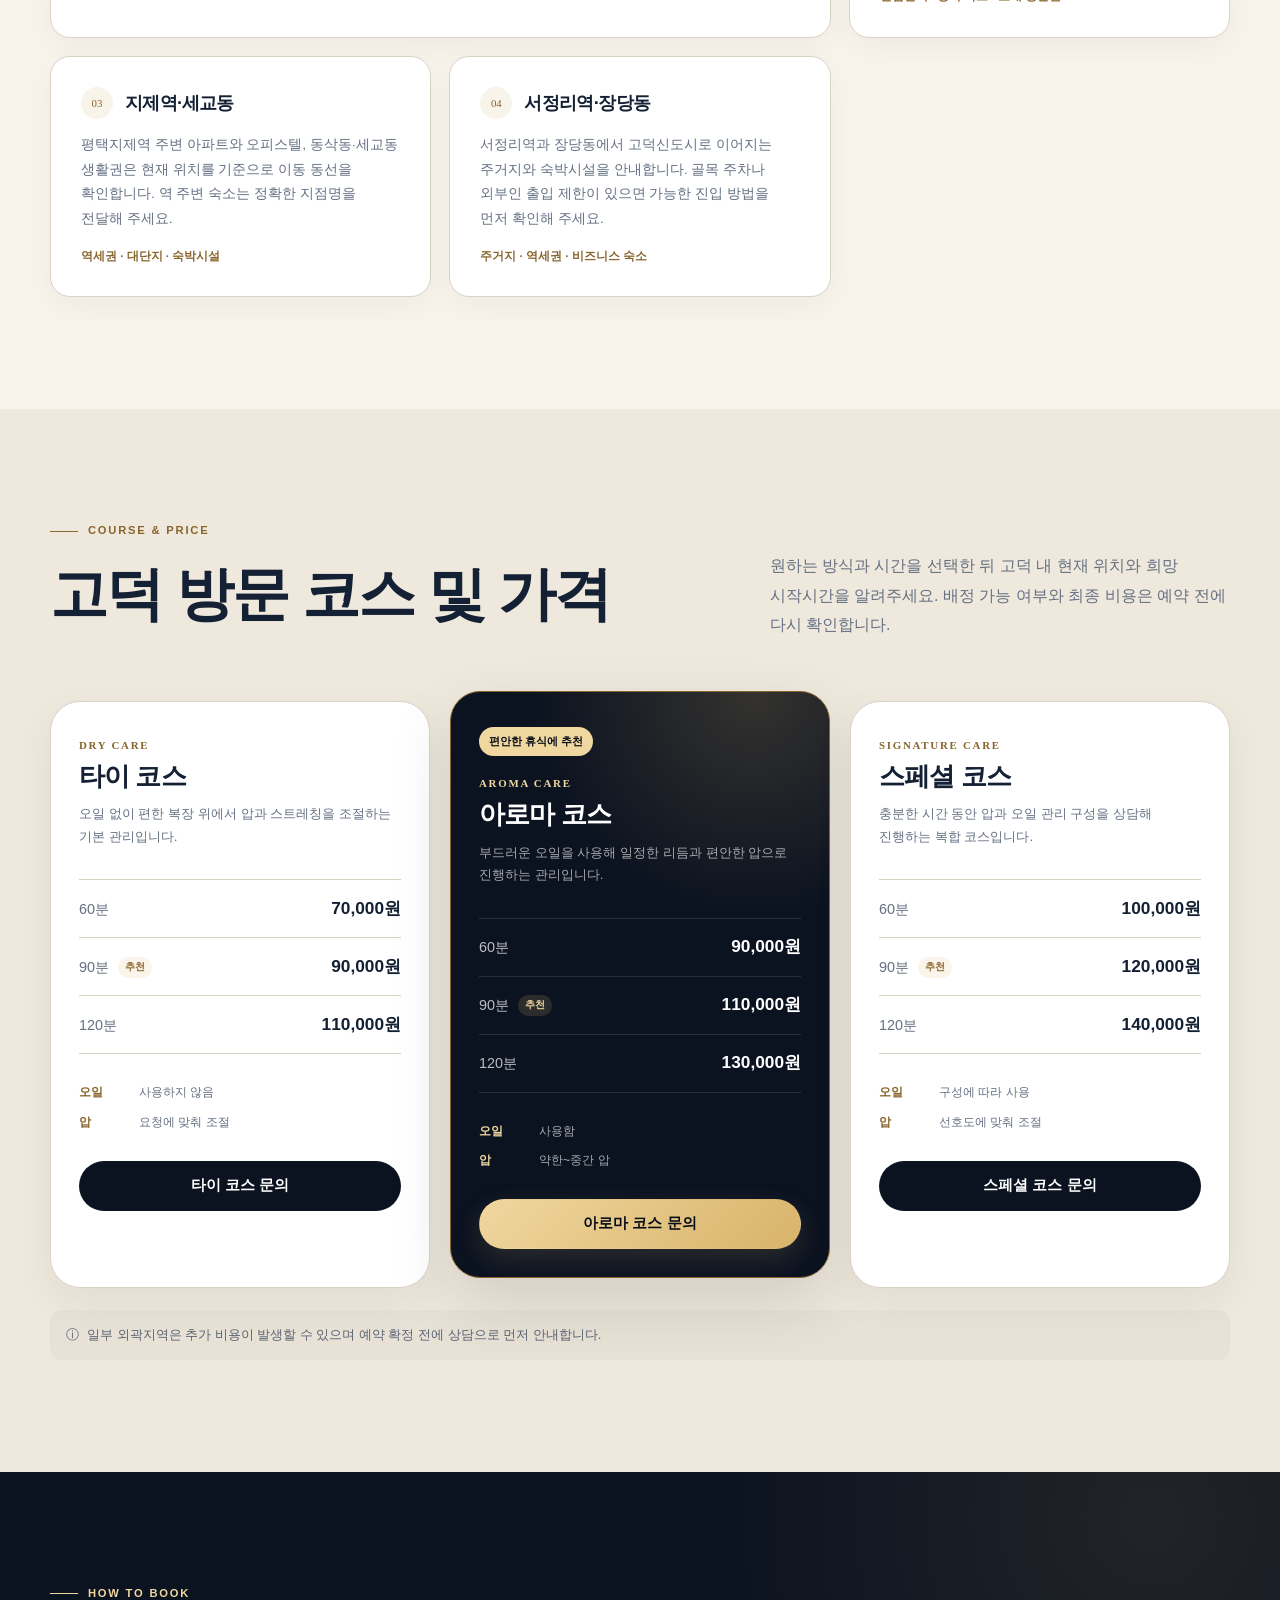
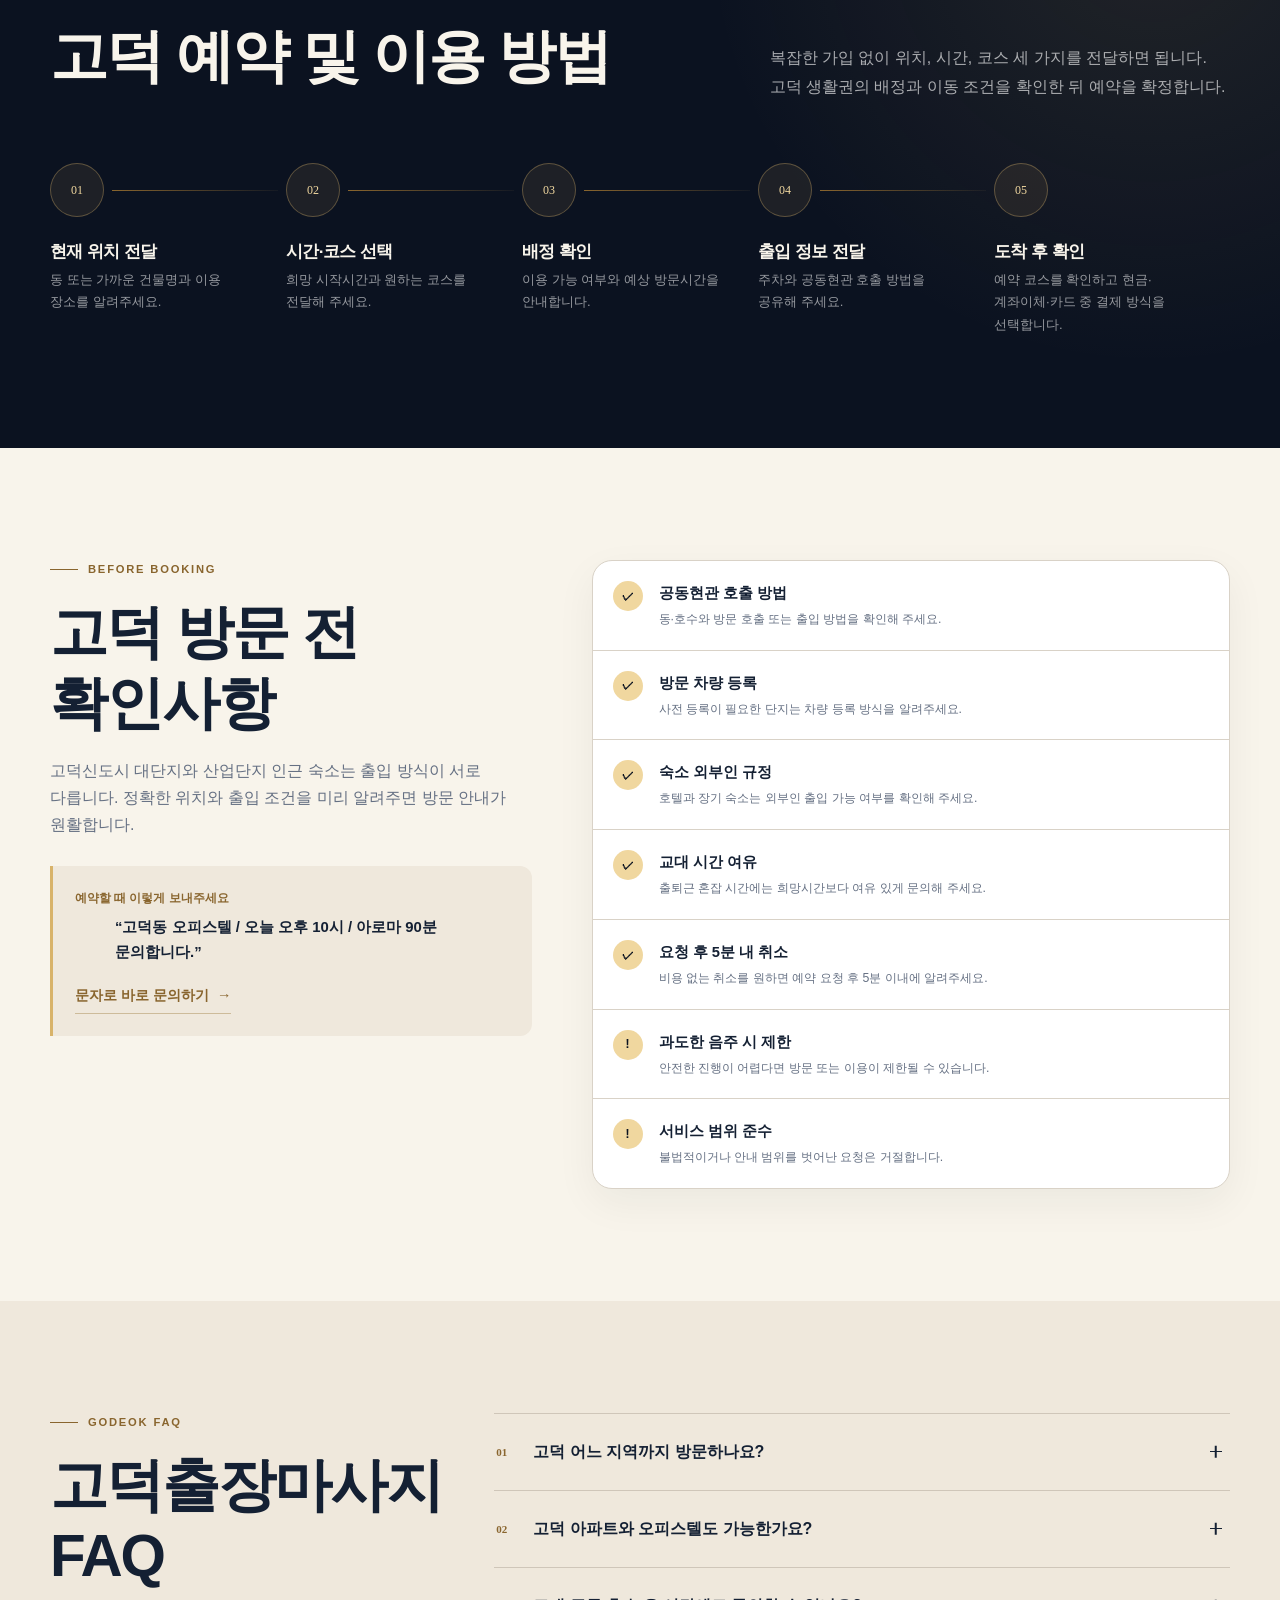
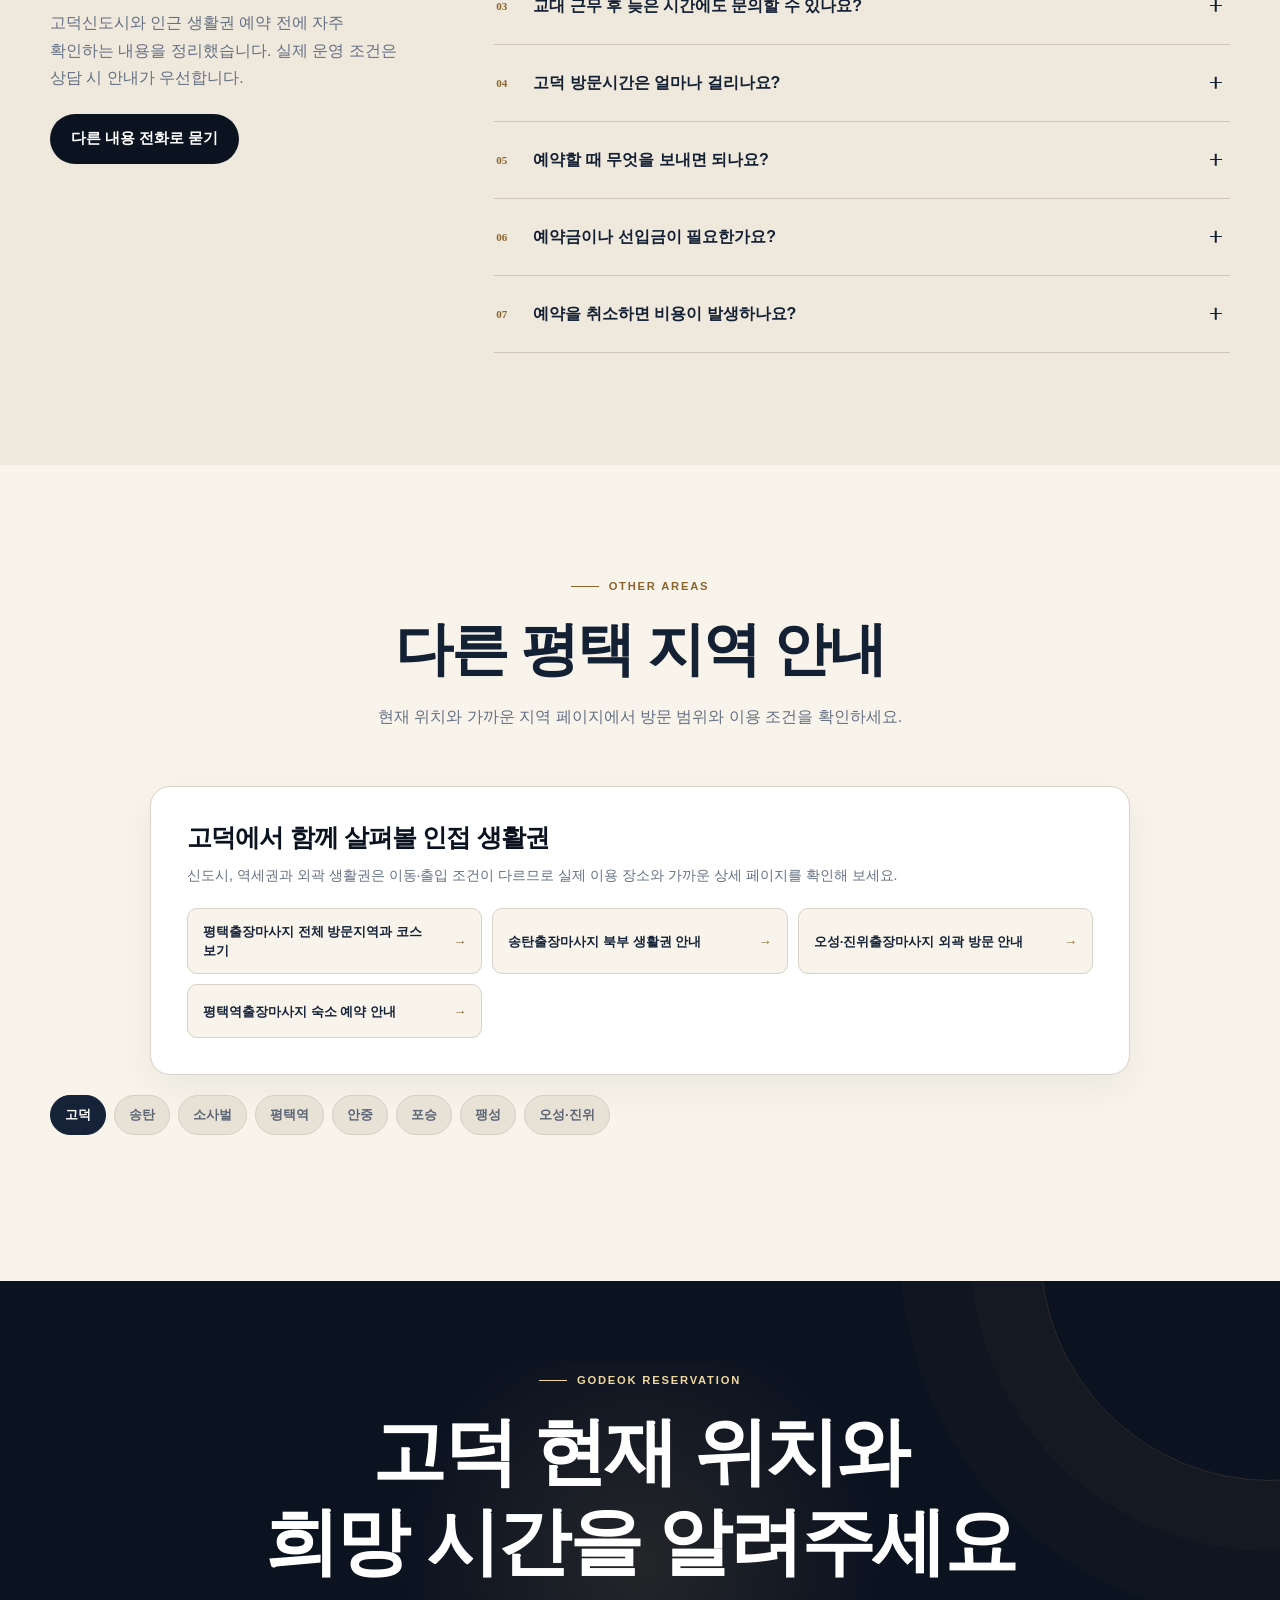
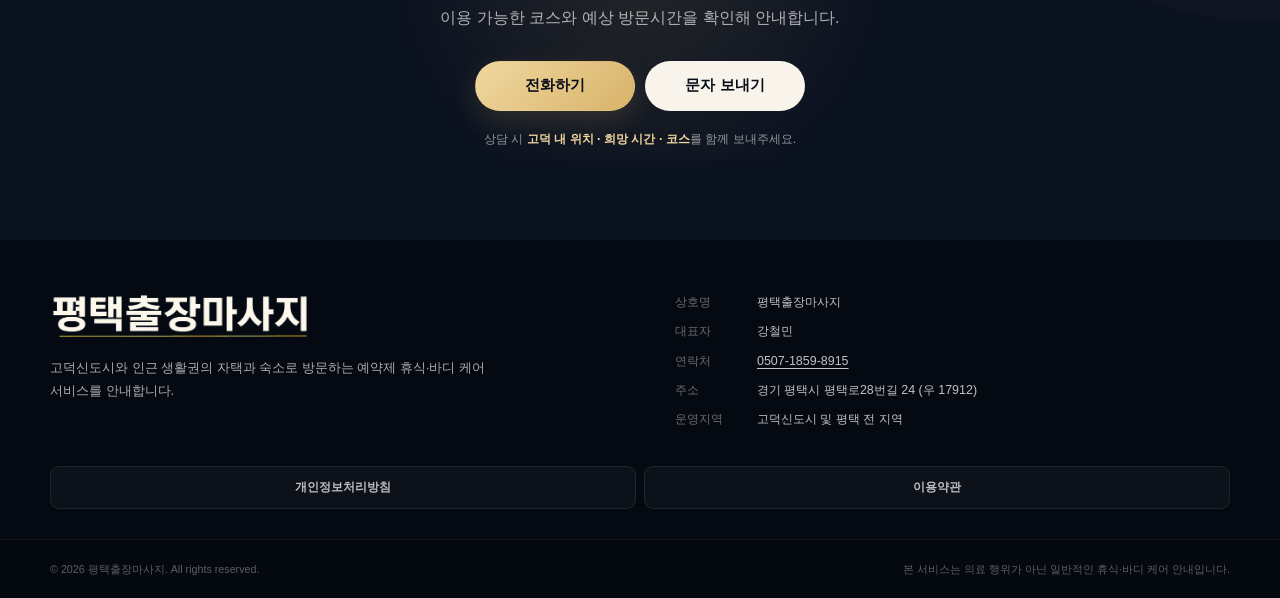
<file: godeok/index.html>
<!doctype html>
<html lang="ko" data-page-path="/godeok/">
<head>
  <meta charset="utf-8">
  <meta name="viewport" content="width=device-width, initial-scale=1">
  <title>고덕출장마사지 | 고덕동·여염리·지제역 방문 케어</title>
  <meta name="description" content="고덕출장마사지 방문 안내. 고덕동, 여염리, 삼성전자 평택캠퍼스 인근, 지제역·서정리역 생활권의 코스와 가격, 예약 방법과 방문 전 확인사항을 안내합니다.">
  <meta name="robots" content="index, follow, max-image-preview:large">
  <meta name="theme-color" content="#0b1220">
  <meta name="format-detection" content="telephone=no">
  <link rel="canonical" href="https://ptvisitcare.kr/godeok/">
  <link rel="alternate" hreflang="ko-KR" href="https://ptvisitcare.kr/godeok/">

  <meta property="og:type" content="website">
  <meta property="og:locale" content="ko_KR">
  <meta property="og:site_name" content="평택출장마사지">
  <meta property="og:title" content="고덕출장마사지 | 고덕신도시 방문 케어">
  <meta property="og:description" content="고덕동·여염리·지제역 생활권의 방문 범위, 코스와 예약 방법을 확인하세요.">
  <meta property="og:url" content="https://ptvisitcare.kr/godeok/">
  <meta property="og:image" content="https://ptvisitcare.kr/images/og-pyeongtaek.jpg">
  <meta property="og:image:width" content="1200">
  <meta property="og:image:height" content="630">
  <meta property="og:image:alt" content="차분하게 정돈된 고덕 방문 케어 준비 공간">
  <meta name="twitter:card" content="summary_large_image">
  <meta name="twitter:title" content="고덕출장마사지 방문 안내">
  <meta name="twitter:description" content="고덕신도시 생활권의 코스, 가격과 예약 절차를 안내합니다.">
  <meta name="twitter:image" content="https://ptvisitcare.kr/images/og-pyeongtaek.jpg">

  <link rel="icon" href="../favicon.svg" type="image/svg+xml">
  <link rel="manifest" href="../manifest.webmanifest">
  <link rel="preload" href="../images/hero.webp" as="image" type="image/webp" fetchpriority="high">
  <link rel="stylesheet" href="../css/style.css?v=20260731-4">
  <script src="../js/main.js?v=20260731-2" defer></script>

  <script type="application/ld+json" id="structured-data">
  {
    "@context": "https://schema.org",
    "@graph": [
      {
        "@type": "Organization",
        "@id": "https://ptvisitcare.kr/#organization",
        "name": "평택출장마사지",
        "url": "https://ptvisitcare.kr/",
        "telephone": "0507-1859-8915",
        "address": {
          "@type": "PostalAddress",
          "streetAddress": "평택로28번길 24",
          "addressLocality": "평택시",
          "addressRegion": "경기도",
          "postalCode": "17912",
          "addressCountry": "KR"
        }
      },
      {
        "@type": "WebSite",
        "@id": "https://ptvisitcare.kr/#website",
        "url": "https://ptvisitcare.kr/",
        "name": "평택출장마사지",
        "inLanguage": "ko-KR",
        "publisher": { "@id": "https://ptvisitcare.kr/#organization" }
      },
      {
        "@type": "Service",
        "@id": "https://ptvisitcare.kr/godeok/#service",
        "name": "고덕출장마사지 방문 케어",
        "serviceType": "출장 마사지 및 방문 케어",
        "description": "고덕동, 여염리, 지제역과 서정리역 등 고덕신도시 생활권의 자택과 숙박시설로 방문하는 예약제 케어 서비스입니다.",
        "url": "https://ptvisitcare.kr/godeok/",
        "provider": { "@id": "https://ptvisitcare.kr/#organization" },
        "areaServed": [
          { "@type": "AdministrativeArea", "name": "평택시 고덕동" },
          { "@type": "AdministrativeArea", "name": "평택시 고덕면" },
          { "@type": "AdministrativeArea", "name": "평택지제역 생활권" }
        ],
        "audience": {
          "@type": "PeopleAudience",
          "requiredMinAge": 19
        }
      },
      {
        "@type": "BreadcrumbList",
        "@id": "https://ptvisitcare.kr/godeok/#breadcrumb",
        "itemListElement": [
          {
            "@type": "ListItem",
            "position": 1,
            "name": "평택출장마사지",
            "item": "https://ptvisitcare.kr/"
          },
          {
            "@type": "ListItem",
            "position": 2,
            "name": "고덕출장마사지",
            "item": "https://ptvisitcare.kr/godeok/"
          }
        ]
      },
      {
        "@type": "FAQPage",
        "@id": "https://ptvisitcare.kr/godeok/#faq",
        "mainEntity": [
          {
            "@type": "Question",
            "name": "고덕 어느 지역까지 방문하나요?",
            "acceptedAnswer": { "@type": "Answer", "text": "고덕동과 여염리, 좌교리, 해창리, 궁리 등 고덕신도시와 고덕면 생활권을 확인하며 지제역과 서정리역 인근도 위치에 따라 방문 가능 여부를 안내합니다." }
          },
          {
            "@type": "Question",
            "name": "고덕 아파트와 오피스텔도 가능한가요?",
            "acceptedAnswer": { "@type": "Answer", "text": "자택과 아파트, 오피스텔, 호텔과 장기 숙소에서 이용할 수 있습니다. 공동현관 호출, 방문 차량 등록과 외부인 출입 가능 여부를 예약 전에 확인해 주세요." }
          },
          {
            "@type": "Question",
            "name": "교대 근무 후 늦은 시간에도 문의할 수 있나요?",
            "acceptedAnswer": { "@type": "Answer", "text": "상담은 24시간 가능합니다. 실제 방문 가능 여부는 당일 배정, 교통과 출입 조건에 따라 달라질 수 있습니다. 희망 시작시간을 함께 알려주세요." }
          },
          {
            "@type": "Question",
            "name": "고덕 방문시간은 얼마나 걸리나요?",
            "acceptedAnswer": { "@type": "Answer", "text": "방문시간은 현재 관리사 위치와 고덕신도시 교통, 단지 진입과 주차 조건에 따라 달라집니다. 예약 확정 전에 예상 방문시간을 안내합니다." }
          },
          {
            "@type": "Question",
            "name": "예약할 때 무엇을 보내면 되나요?",
            "acceptedAnswer": { "@type": "Answer", "text": "현재 위치 또는 가까운 건물명, 희망 시작시간, 이용 장소와 원하는 코스를 전화나 문자로 전달해 주세요." }
          },
          {
            "@type": "Question",
            "name": "예약금이나 선입금이 필요한가요?",
            "acceptedAnswer": { "@type": "Answer", "text": "예약금과 선입금은 받지 않습니다. 결제는 현금, 계좌이체, 카드 모두 가능하며 관리사 도착 후 예약한 코스를 다시 확인합니다." }
          },
          {
            "@type": "Question",
            "name": "예약을 취소하면 비용이 발생하나요?",
            "acceptedAnswer": { "@type": "Answer", "text": "비용 없이 취소하려면 예약 요청 후 5분 이내에 전화나 문자로 알려주세요. 이후에는 관리사 배정과 이동 상황에 따라 취소 비용이 발생할 수 있으며 적용 여부는 상담으로 안내합니다." }
          }
        ]
      }
    ]
  }
  </script>
</head>
<body>
  <a class="skip-link" href="#main-content">본문 바로가기</a>
  <div class="site-notice" role="note">
    <div class="container site-notice__inner">
      <span>고덕신도시 생활권 예약제 방문</span>
      <span aria-hidden="true">·</span>
      <span>상담 24시간</span>
    </div>
  </div>

  <header class="site-header" data-header>
    <div class="container header-inner">
      <a class="brand" href="../" aria-label="평택출장마사지 메인 페이지">
        <img class="brand-logo" src="../images/logo-pyeongtaek.webp" width="600" height="111" alt="평택출장마사지">
      </a>
      <button class="menu-toggle" type="button" aria-expanded="false" aria-controls="primary-navigation" aria-label="메뉴 열기" data-menu-toggle>
        <span></span><span></span><span></span>
      </button>
      <nav class="primary-nav" id="primary-navigation" aria-label="주요 메뉴" data-nav>
        <a href="#area">고덕 방문지역</a>
        <a href="#price">코스·가격</a>
        <a href="#process">이용방법</a>
        <a href="#faq">FAQ</a>
        <a href="../">평택 전체</a>
        <a class="button button--small button--gold nav-call" href="tel:050718598915" data-action="phone-click">전화상담</a>
      </nav>
    </div>
  </header>

  <main id="main-content">
    <section class="hero" id="top" aria-labelledby="hero-title">
      <img class="hero-media" src="../images/hero.webp" width="1600" height="900" alt="차분하게 정돈된 고덕 방문 케어 준비 공간" fetchpriority="high" decoding="async">
      <div class="hero-shade" aria-hidden="true"></div>
      <div class="container hero-inner">
        <div class="hero-copy">
          <p class="eyebrow"><span></span> GODEOK VISIT CARE</p>
          <h1 id="hero-title">고덕출장마사지<br><em>고덕신도시 방문 케어</em></h1>
          <p class="hero-lead">고덕동·여염리·고덕면과 지제역·서정리역 인근 생활권으로 방문합니다. 아파트, 오피스텔과 숙박시설의 출입 조건을 확인한 뒤 가능한 시간과 코스를 예약 전에 안내합니다.</p>
          <ul class="hero-badges" aria-label="고덕 방문 서비스 안내">
            <li>고덕신도시 생활권</li>
            <li>교대 시간 상담</li>
            <li>예약금·선입금 없음</li>
            <li>자택·호텔·오피스텔</li>
          </ul>
          <div class="hero-actions" aria-label="상담 방법">
            <a class="button button--gold" href="tel:050718598915" data-action="phone-click"><span aria-hidden="true">☎</span> 전화 상담</a>
            <a class="button button--light" href="sms:050718598915" data-action="sms-click"><span aria-hidden="true">✉</span> 문자 예약</a>
          </div>
          <a class="text-link" href="#area">고덕 방문지역 확인하기 <span aria-hidden="true">↓</span></a>
        </div>
        <aside class="hero-summary" aria-label="고덕 빠른 이용 안내">
          <p class="hero-summary__label">GODEOK GUIDE</p>
          <dl>
            <div><dt>대표 코스</dt><dd>60분 70,000원부터</dd></div>
            <div><dt>주요 생활권</dt><dd>고덕동·여염리·지제역</dd></div>
            <div><dt>예약 방법</dt><dd>위치·시간·코스 전달</dd></div>
            <div><dt>방문 확인</dt><dd>주차·공동현관 안내</dd></div>
          </dl>
          <p>정확한 가능 여부와 방문시간은 상담 시 안내합니다.</p>
        </aside>
      </div>
    </section>

    <section class="feature-strip" aria-label="고덕 방문 케어 핵심 특징">
      <h2 class="sr-only">고덕 방문 케어 핵심 안내</h2>
      <div class="container feature-grid">
        <article class="feature-card"><span class="feature-number" aria-hidden="true">01</span><h3>고덕 생활권 확인</h3><p>동 또는 가까운 건물명을 기준으로 배정 가능 여부를 확인합니다.</p></article>
        <article class="feature-card"><span class="feature-number" aria-hidden="true">02</span><h3>교대 시간 상담</h3><p>이른 아침과 늦은 시간은 희망 시작시간을 먼저 확인합니다.</p></article>
        <article class="feature-card"><span class="feature-number" aria-hidden="true">03</span><h3>비용 사전 안내</h3><p>코스와 기본 비용을 예약 확정 전에 안내합니다.</p></article>
        <article class="feature-card"><span class="feature-number" aria-hidden="true">04</span><h3>출입 조건 확인</h3><p>공동현관 호출과 방문 차량 등록 방법을 미리 확인합니다.</p></article>
      </div>
    </section>

    <section class="section section--light" id="area" aria-labelledby="area-title">
      <div class="container">
        <div class="section-heading section-heading--split">
          <div>
            <p class="eyebrow eyebrow--dark"><span></span> GODEOK SERVICE AREA</p>
            <h2 id="area-title">고덕 지역별 방문 안내</h2>
          </div>
          <p>고덕출장마사지 방문시간은 거리뿐 아니라 출퇴근 교통, 대단지 출입, 주차와 숙소 외부인 규정에 따라 달라집니다. 정확한 동이나 가까운 건물명을 알려주세요.</p>
        </div>
        <nav class="region-chips" aria-label="고덕 지역 바로가기">
          <a href="#godeok-dong">고덕동·여염리</a>
          <a href="#campus">평택캠퍼스 인근</a>
          <a href="#jije">지제역 생활권</a>
          <a href="#seojeong">서정리역·장당동</a>
        </nav>
        <div class="region-grid">
          <article class="region-card" id="godeok-dong">
            <div class="region-card__heading"><span>01</span><h3>고덕동·여염리</h3></div>
            <p>고덕신도시의 아파트와 오피스텔, 상업지구 주변 숙박시설을 확인합니다. 대단지는 공동현관 호출과 방문 차량 등록 방식을 예약할 때 함께 알려주세요.</p>
            <p class="region-tags">아파트 · 오피스텔 · 상업지구</p>
          </article>
          <article class="region-card" id="campus">
            <div class="region-card__heading"><span>02</span><h3>삼성전자 평택캠퍼스 인근</h3></div>
            <p>고덕산업단지와 평택캠퍼스 인근의 장기 숙소와 주거지를 확인합니다. 교대 시간 전후에는 차량 흐름이 달라 희망 시작시간을 여유 있게 문의해 주세요.</p>
            <p class="region-tags">산업단지 · 장기 숙소 · 교대 생활권</p>
          </article>
          <article class="region-card" id="jije">
            <div class="region-card__heading"><span>03</span><h3>지제역·세교동</h3></div>
            <p>평택지제역 주변 아파트와 오피스텔, 동삭동·세교동 생활권은 현재 위치를 기준으로 이동 동선을 확인합니다. 역 주변 숙소는 정확한 지점명을 전달해 주세요.</p>
            <p class="region-tags">역세권 · 대단지 · 숙박시설</p>
          </article>
          <article class="region-card" id="seojeong">
            <div class="region-card__heading"><span>04</span><h3>서정리역·장당동</h3></div>
            <p>서정리역과 장당동에서 고덕신도시로 이어지는 주거지와 숙박시설을 안내합니다. 골목 주차나 외부인 출입 제한이 있으면 가능한 진입 방법을 먼저 확인해 주세요.</p>
            <p class="region-tags">주거지 · 역세권 · 비즈니스 숙소</p>
          </article>
        </div>
      </div>
    </section>

    <section class="section section--cream" id="price" aria-labelledby="price-title">
      <div class="container">
        <div class="section-heading section-heading--split">
          <div>
            <p class="eyebrow eyebrow--dark"><span></span> COURSE &amp; PRICE</p>
            <h2 id="price-title">고덕 방문 코스 및 가격</h2>
          </div>
          <p>원하는 방식과 시간을 선택한 뒤 고덕 내 현재 위치와 희망 시작시간을 알려주세요. 배정 가능 여부와 최종 비용은 예약 전에 다시 확인합니다.</p>
        </div>
        <div class="price-grid">
          <article class="price-card">
            <div class="price-card__top"><p class="price-kicker">DRY CARE</p><h3>타이 코스</h3><p>오일 없이 편한 복장 위에서 압과 스트레칭을 조절하는 기본 관리입니다.</p></div>
            <ul class="price-list" aria-label="타이 코스 가격">
              <li><span>60분</span><strong>70,000원</strong></li>
              <li class="is-recommended"><span>90분 <small>추천</small></span><strong>90,000원</strong></li>
              <li><span>120분</span><strong>110,000원</strong></li>
            </ul>
            <dl class="course-meta"><div><dt>오일</dt><dd>사용하지 않음</dd></div><div><dt>압</dt><dd>요청에 맞춰 조절</dd></div></dl>
            <a class="button button--dark button--full" href="sms:050718598915" data-action="sms-click" data-course="고덕 타이 코스">타이 코스 문의</a>
          </article>
          <article class="price-card price-card--featured">
            <div class="price-ribbon">편안한 휴식에 추천</div>
            <div class="price-card__top"><p class="price-kicker">AROMA CARE</p><h3>아로마 코스</h3><p>부드러운 오일을 사용해 일정한 리듬과 편안한 압으로 진행하는 관리입니다.</p></div>
            <ul class="price-list" aria-label="아로마 코스 가격">
              <li><span>60분</span><strong>90,000원</strong></li>
              <li class="is-recommended"><span>90분 <small>추천</small></span><strong>110,000원</strong></li>
              <li><span>120분</span><strong>130,000원</strong></li>
            </ul>
            <dl class="course-meta"><div><dt>오일</dt><dd>사용함</dd></div><div><dt>압</dt><dd>약한~중간 압</dd></div></dl>
            <a class="button button--gold button--full" href="sms:050718598915" data-action="sms-click" data-course="고덕 아로마 코스">아로마 코스 문의</a>
          </article>
          <article class="price-card">
            <div class="price-card__top"><p class="price-kicker">SIGNATURE CARE</p><h3>스페셜 코스</h3><p>충분한 시간 동안 압과 오일 관리 구성을 상담해 진행하는 복합 코스입니다.</p></div>
            <ul class="price-list" aria-label="스페셜 코스 가격">
              <li><span>60분</span><strong>100,000원</strong></li>
              <li class="is-recommended"><span>90분 <small>추천</small></span><strong>120,000원</strong></li>
              <li><span>120분</span><strong>140,000원</strong></li>
            </ul>
            <dl class="course-meta"><div><dt>오일</dt><dd>구성에 따라 사용</dd></div><div><dt>압</dt><dd>선호도에 맞춰 조절</dd></div></dl>
            <a class="button button--dark button--full" href="sms:050718598915" data-action="sms-click" data-course="고덕 스페셜 코스">스페셜 코스 문의</a>
          </article>
        </div>
        <p class="price-note"><span aria-hidden="true">ⓘ</span> 일부 외곽지역은 추가 비용이 발생할 수 있으며 예약 확정 전에 상담으로 먼저 안내합니다.</p>
      </div>
    </section>

    <section class="section section--navy process-section" id="process" aria-labelledby="process-title">
      <div class="container">
        <div class="section-heading section-heading--split">
          <div><p class="eyebrow"><span></span> HOW TO BOOK</p><h2 id="process-title">고덕 예약 및 이용 방법</h2></div>
          <p>복잡한 가입 없이 위치, 시간, 코스 세 가지를 전달하면 됩니다. 고덕 생활권의 배정과 이동 조건을 확인한 뒤 예약을 확정합니다.</p>
        </div>
        <ol class="process-list">
          <li><span>01</span><div><h3>현재 위치 전달</h3><p>동 또는 가까운 건물명과 이용 장소를 알려주세요.</p></div></li>
          <li><span>02</span><div><h3>시간·코스 선택</h3><p>희망 시작시간과 원하는 코스를 전달해 주세요.</p></div></li>
          <li><span>03</span><div><h3>배정 확인</h3><p>이용 가능 여부와 예상 방문시간을 안내합니다.</p></div></li>
          <li><span>04</span><div><h3>출입 정보 전달</h3><p>주차와 공동현관 호출 방법을 공유해 주세요.</p></div></li>
          <li><span>05</span><div><h3>도착 후 확인</h3><p>예약 코스를 확인하고 현금·계좌이체·카드 중 결제 방식을 선택합니다.</p></div></li>
        </ol>
      </div>
    </section>

    <section class="section section--light" id="booking-info" aria-labelledby="booking-title">
      <div class="container booking-layout">
        <div class="booking-copy">
          <p class="eyebrow eyebrow--dark"><span></span> BEFORE BOOKING</p>
          <h2 id="booking-title">고덕 방문 전 확인사항</h2>
          <p>고덕신도시 대단지와 산업단지 인근 숙소는 출입 방식이 서로 다릅니다. 정확한 위치와 출입 조건을 미리 알려주면 방문 안내가 원활합니다.</p>
          <div class="booking-contact">
            <p>예약할 때 이렇게 보내주세요</p>
            <blockquote>“고덕동 오피스텔 / 오늘 오후 10시 / 아로마 90분 문의합니다.”</blockquote>
            <a class="text-link text-link--dark" href="sms:050718598915" data-action="sms-click">문자로 바로 문의하기 <span aria-hidden="true">→</span></a>
          </div>
        </div>
        <ul class="notice-list">
          <li><span aria-hidden="true">✓</span><div><strong>공동현관 호출 방법</strong><p>동·호수와 방문 호출 또는 출입 방법을 확인해 주세요.</p></div></li>
          <li><span aria-hidden="true">✓</span><div><strong>방문 차량 등록</strong><p>사전 등록이 필요한 단지는 차량 등록 방식을 알려주세요.</p></div></li>
          <li><span aria-hidden="true">✓</span><div><strong>숙소 외부인 규정</strong><p>호텔과 장기 숙소는 외부인 출입 가능 여부를 확인해 주세요.</p></div></li>
          <li><span aria-hidden="true">✓</span><div><strong>교대 시간 여유</strong><p>출퇴근 혼잡 시간에는 희망시간보다 여유 있게 문의해 주세요.</p></div></li>
          <li><span aria-hidden="true">✓</span><div><strong>요청 후 5분 내 취소</strong><p>비용 없는 취소를 원하면 예약 요청 후 5분 이내에 알려주세요.</p></div></li>
          <li><span aria-hidden="true">!</span><div><strong>과도한 음주 시 제한</strong><p>안전한 진행이 어렵다면 방문 또는 이용이 제한될 수 있습니다.</p></div></li>
          <li><span aria-hidden="true">!</span><div><strong>서비스 범위 준수</strong><p>불법적이거나 안내 범위를 벗어난 요청은 거절합니다.</p></div></li>
        </ul>
      </div>
    </section>

    <section class="section section--cream" id="faq" aria-labelledby="faq-title">
      <div class="container faq-layout">
        <div class="faq-intro">
          <p class="eyebrow eyebrow--dark"><span></span> GODEOK FAQ</p>
          <h2 id="faq-title">고덕출장마사지 FAQ</h2>
          <p>고덕신도시와 인근 생활권 예약 전에 자주 확인하는 내용을 정리했습니다. 실제 운영 조건은 상담 시 안내가 우선합니다.</p>
          <a class="button button--dark" href="tel:050718598915" data-action="phone-click">다른 내용 전화로 묻기</a>
        </div>
        <div class="faq-list" data-accordion>
          <details><summary><span>01</span>고덕 어느 지역까지 방문하나요?<i aria-hidden="true"></i></summary><div><p>고덕동과 여염리, 좌교리, 해창리, 궁리 등 고덕신도시와 고덕면 생활권을 확인하며 지제역과 서정리역 인근도 위치에 따라 방문 가능 여부를 안내합니다.</p></div></details>
          <details><summary><span>02</span>고덕 아파트와 오피스텔도 가능한가요?<i aria-hidden="true"></i></summary><div><p>자택과 아파트, 오피스텔, 호텔과 장기 숙소에서 이용할 수 있습니다. 공동현관 호출, 방문 차량 등록과 외부인 출입 가능 여부를 예약 전에 확인해 주세요.</p></div></details>
          <details><summary><span>03</span>교대 근무 후 늦은 시간에도 문의할 수 있나요?<i aria-hidden="true"></i></summary><div><p>상담은 24시간 가능합니다. 실제 방문 가능 여부는 당일 배정, 교통과 출입 조건에 따라 달라질 수 있습니다. 희망 시작시간을 함께 알려주세요.</p></div></details>
          <details><summary><span>04</span>고덕 방문시간은 얼마나 걸리나요?<i aria-hidden="true"></i></summary><div><p>방문시간은 현재 관리사 위치와 고덕신도시 교통, 단지 진입과 주차 조건에 따라 달라집니다. 예약 확정 전에 예상 방문시간을 안내합니다.</p></div></details>
          <details><summary><span>05</span>예약할 때 무엇을 보내면 되나요?<i aria-hidden="true"></i></summary><div><p>현재 위치 또는 가까운 건물명, 희망 시작시간, 이용 장소와 원하는 코스를 전화나 문자로 전달해 주세요.</p></div></details>
          <details><summary><span>06</span>예약금이나 선입금이 필요한가요?<i aria-hidden="true"></i></summary><div><p>예약금과 선입금은 받지 않습니다. 결제는 현금, 계좌이체, 카드 모두 가능하며 관리사 도착 후 예약한 코스를 다시 확인합니다.</p></div></details>
          <details><summary><span>07</span>예약을 취소하면 비용이 발생하나요?<i aria-hidden="true"></i></summary><div><p>비용 없이 취소하려면 예약 요청 후 5분 이내에 전화나 문자로 알려주세요. 이후에는 관리사 배정과 이동 상황에 따라 취소 비용이 발생할 수 있으며 적용 여부는 상담으로 안내합니다.</p></div></details>
        </div>
      </div>
    </section>

    <section class="section section--light" aria-labelledby="other-region-title">
      <div class="container">
        <div class="section-heading section-heading--center">
          <p class="eyebrow eyebrow--dark"><span></span> OTHER AREAS</p>
          <h2 id="other-region-title">다른 평택 지역 안내</h2>
          <p>현재 위치와 가까운 지역 페이지에서 방문 범위와 이용 조건을 확인하세요.</p>
        </div>
        <div class="contextual-links" aria-labelledby="godeok-nearby-title">
          <h3 id="godeok-nearby-title">고덕에서 함께 살펴볼 인접 생활권</h3>
          <p>신도시, 역세권과 외곽 생활권은 이동·출입 조건이 다르므로 실제 이용 장소와 가까운 상세 페이지를 확인해 보세요.</p>
          <nav class="contextual-link-grid" aria-label="고덕 인접 지역 상세 안내">
            <a href="../"><span>평택출장마사지 전체 방문지역과 코스 보기</span><i aria-hidden="true">→</i></a>
            <a href="../songtan/"><span>송탄출장마사지 북부 생활권 안내</span><i aria-hidden="true">→</i></a>
            <a href="../oseong-jinwi/"><span>오성·진위출장마사지 외곽 방문 안내</span><i aria-hidden="true">→</i></a>
            <a href="../pyeongtaek-station/"><span>평택역출장마사지 숙소 예약 안내</span><i aria-hidden="true">→</i></a>
          </nav>
        </div>
        <nav class="region-chips" aria-label="다른 평택 지역 페이지">
          <a href="../godeok/" aria-current="page">고덕</a>
          <a href="../songtan/">송탄</a>
          <a href="../sosabeol/">소사벌</a>
          <a href="../pyeongtaek-station/">평택역</a>
          <a href="../anjung/">안중</a>
          <a href="../poseung/">포승</a>
          <a href="../paengseong/">팽성</a>
          <a href="../oseong-jinwi/">오성·진위</a>
        </nav>
      </div>
    </section>

    <section class="final-cta" aria-labelledby="final-title">
      <div class="final-cta__glow" aria-hidden="true"></div>
      <div class="container final-cta__inner">
        <p class="eyebrow"><span></span> GODEOK RESERVATION</p>
        <h2 id="final-title">고덕 현재 위치와<br>희망 시간을 알려주세요</h2>
        <p>이용 가능한 코스와 예상 방문시간을 확인해 안내합니다.</p>
        <div class="final-actions">
          <a class="button button--gold" href="tel:050718598915" data-action="phone-click">전화하기</a>
          <a class="button button--light" href="sms:050718598915" data-action="sms-click">문자 보내기</a>
        </div>
        <p class="final-note">상담 시 <strong>고덕 내 위치 · 희망 시간 · 코스</strong>를 함께 보내주세요.</p>
      </div>
    </section>
  </main>

  <footer class="site-footer">
    <div class="container footer-main">
      <div class="footer-brand">
        <a class="brand" href="../" aria-label="평택출장마사지 메인 페이지">
          <img class="brand-logo" src="../images/logo-pyeongtaek.webp" width="600" height="111" alt="평택출장마사지">
        </a>
        <p>고덕신도시와 인근 생활권의 자택과 숙소로 방문하는 예약제 휴식·바디 케어 서비스를 안내합니다.</p>
      </div>
      <dl class="business-info">
        <div><dt>상호명</dt><dd data-config-business>평택출장마사지</dd></div>
        <div><dt>대표자</dt><dd>강철민</dd></div>
        <div><dt>연락처</dt><dd><a href="tel:050718598915" data-action="phone-click" data-config-phone>0507-1859-8915</a></dd></div>
        <div><dt>주소</dt><dd>경기 평택시 평택로28번길 24 (우 17912)</dd></div>
        <div><dt>운영지역</dt><dd>고덕신도시 및 평택 전 지역</dd></div>
      </dl>
    </div>
    <nav class="container footer-legal" aria-label="정책 안내">
      <a href="../privacy/">개인정보처리방침</a>
      <a href="../terms/">이용약관</a>
    </nav>
    <div class="footer-bottom">
      <div class="container">
        <p>© <span data-current-year>2026</span> <span data-config-business>평택출장마사지</span>. All rights reserved.</p>
        <p>본 서비스는 의료 행위가 아닌 일반적인 휴식·바디 케어 안내입니다.</p>
      </div>
    </div>
  </footer>

  <nav class="mobile-cta" aria-label="빠른 상담">
    <a href="tel:050718598915" data-action="phone-click"><span aria-hidden="true">☎</span>전화</a>
    <a href="sms:050718598915" data-action="sms-click"><span aria-hidden="true">✉</span>문자</a>
  </nav>
  <p class="sr-only" aria-live="polite" id="site-status"></p>
</body>
</html>
</file>
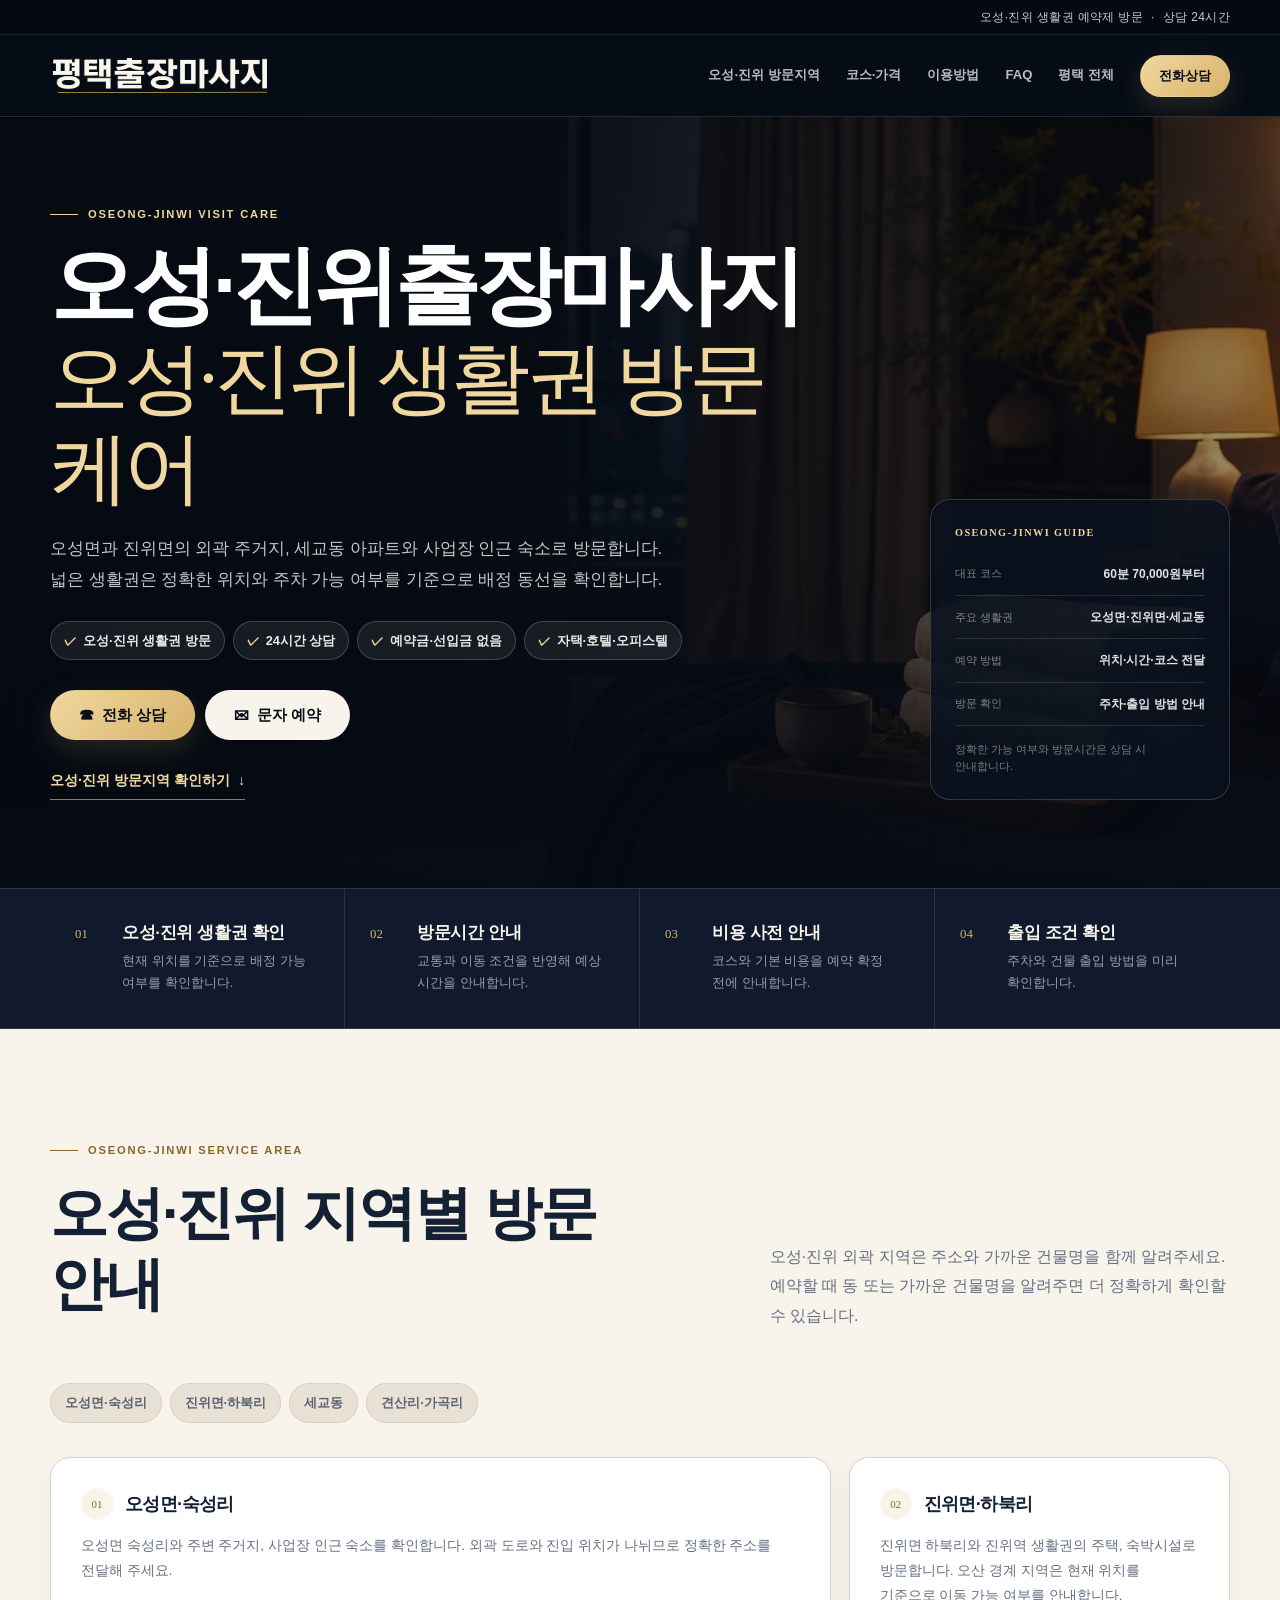
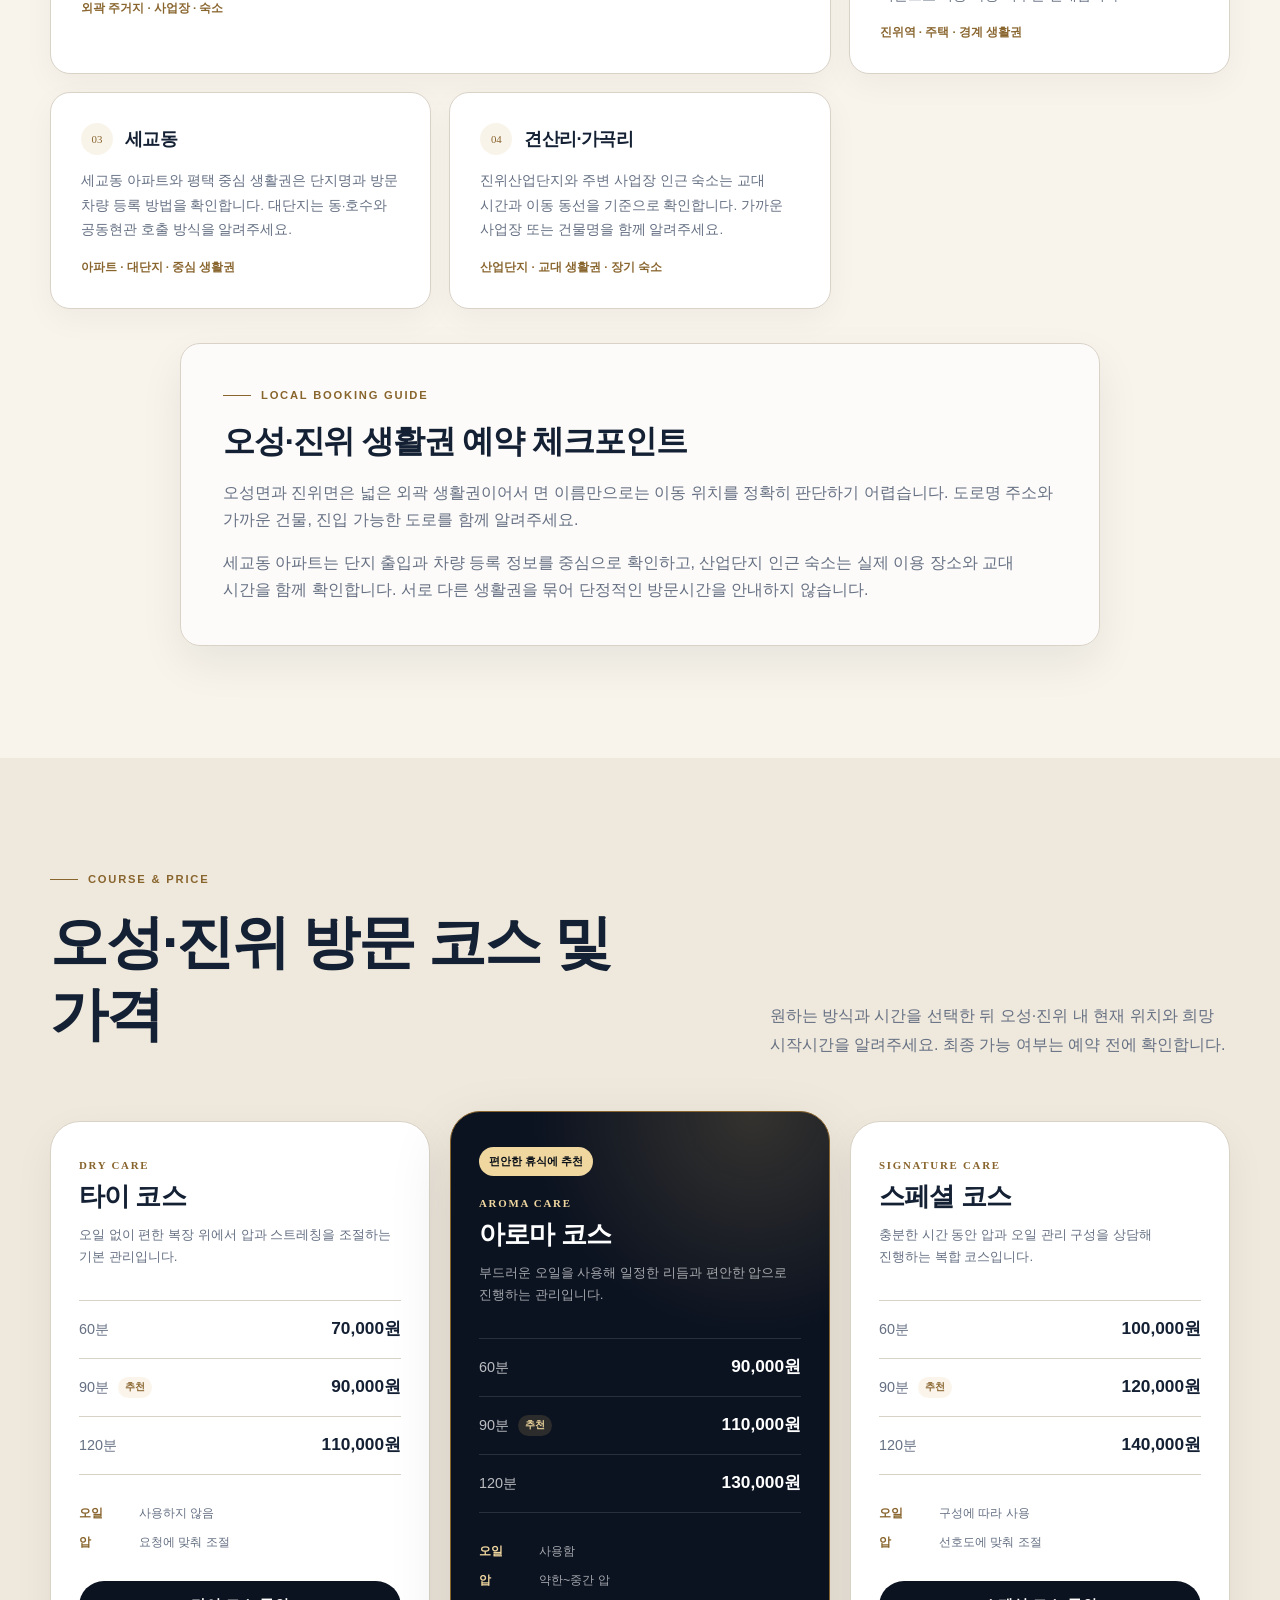
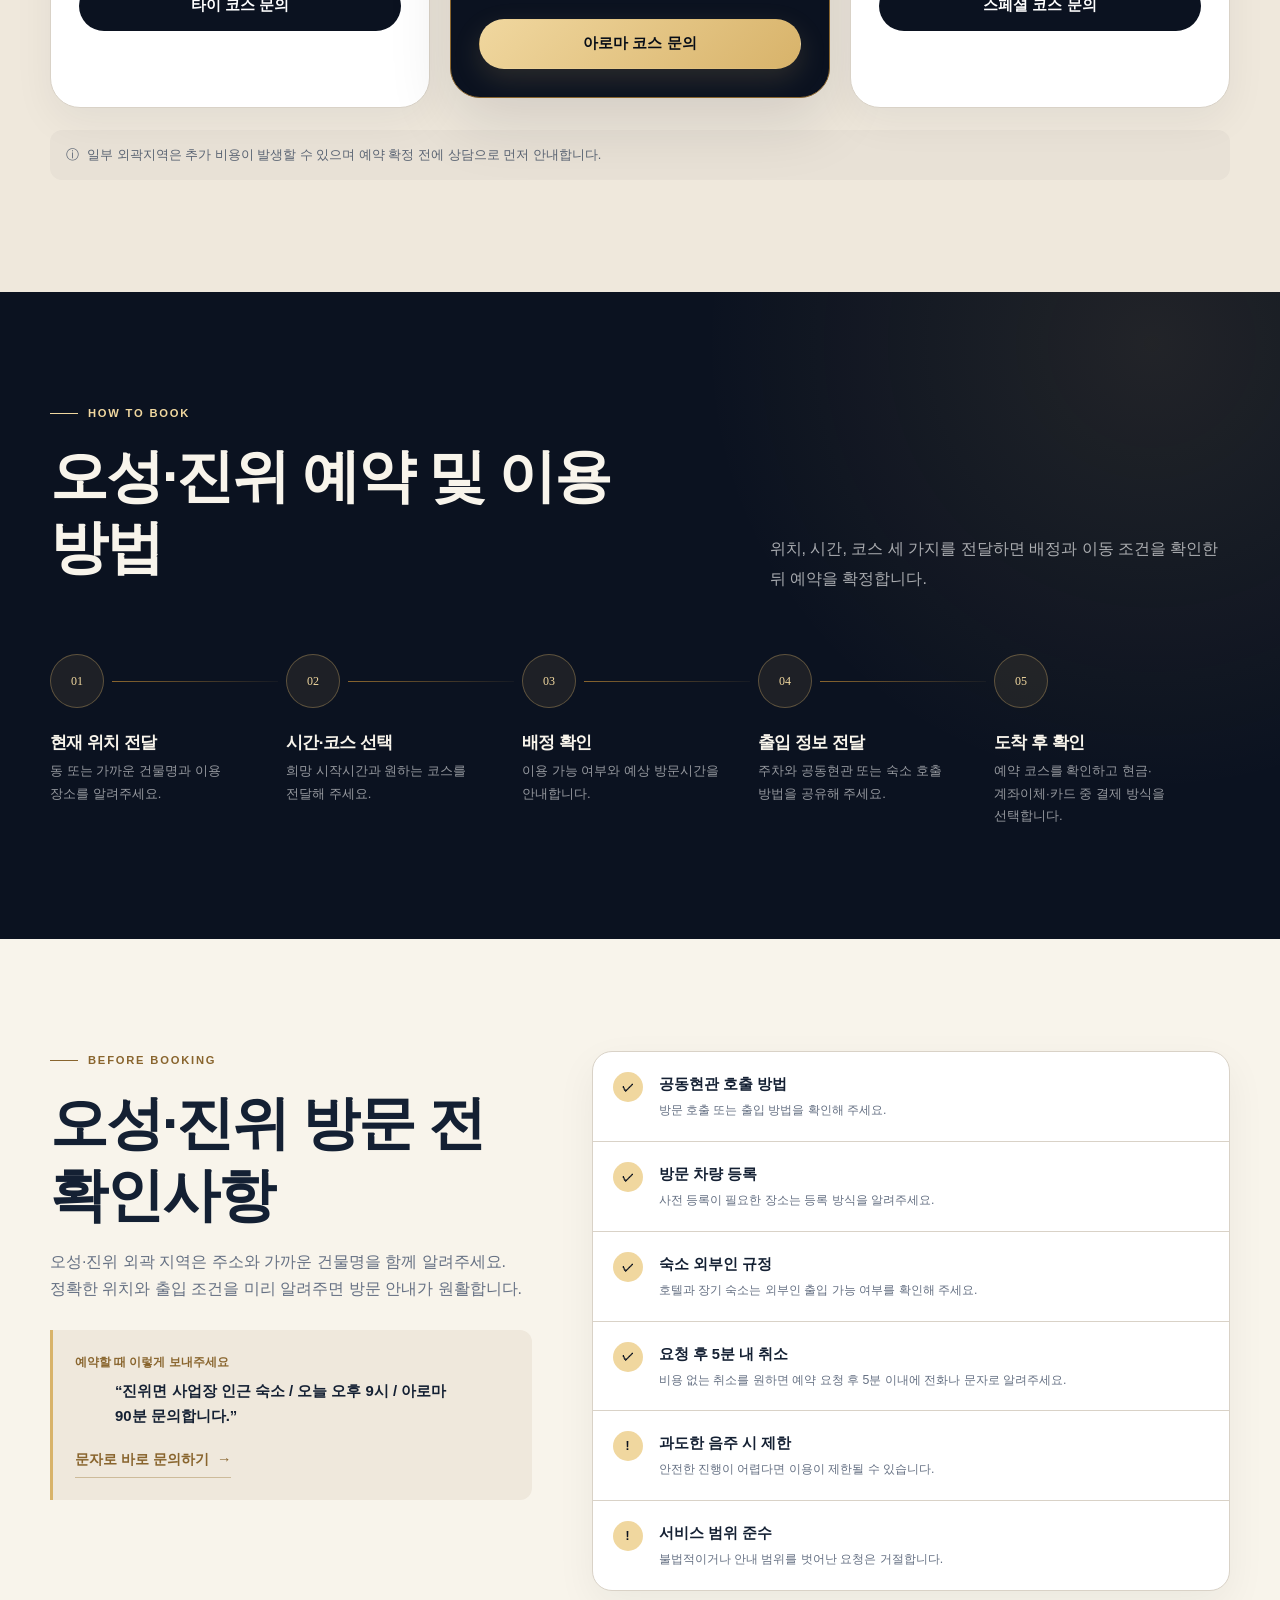
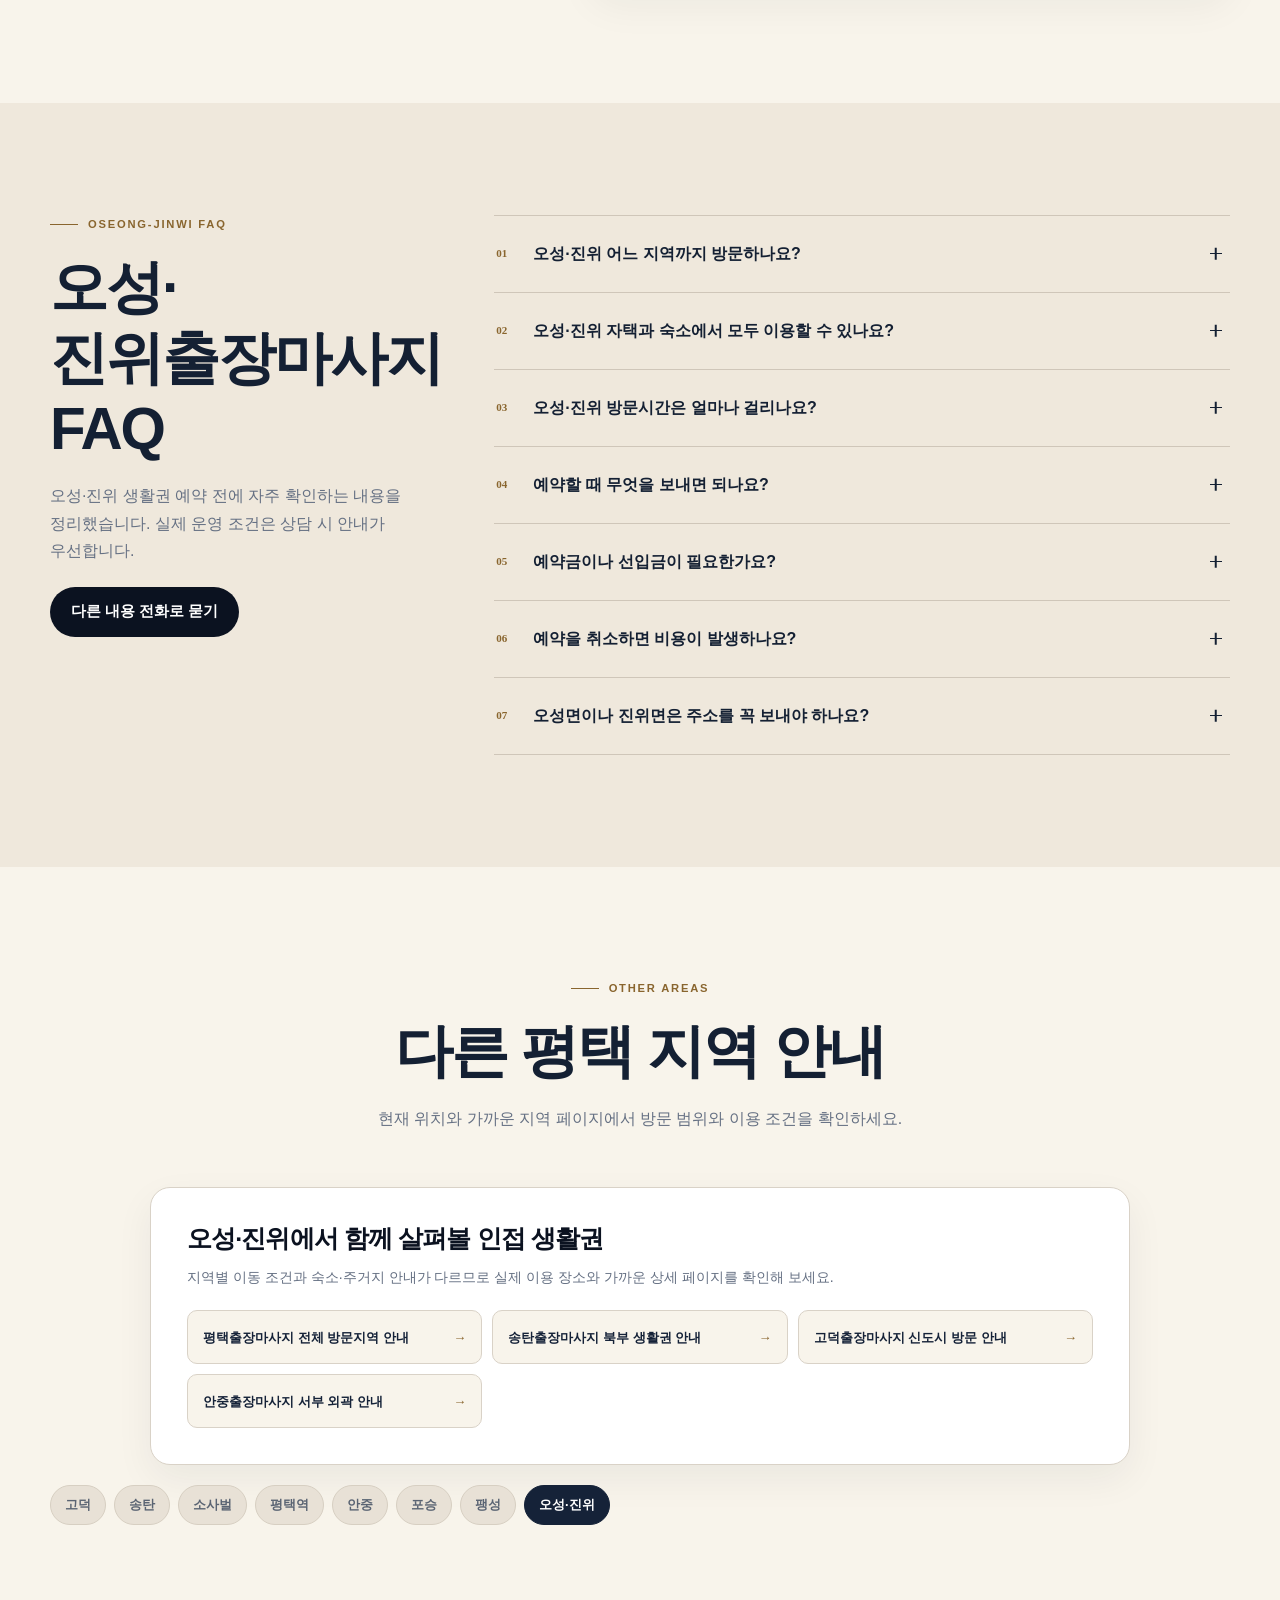
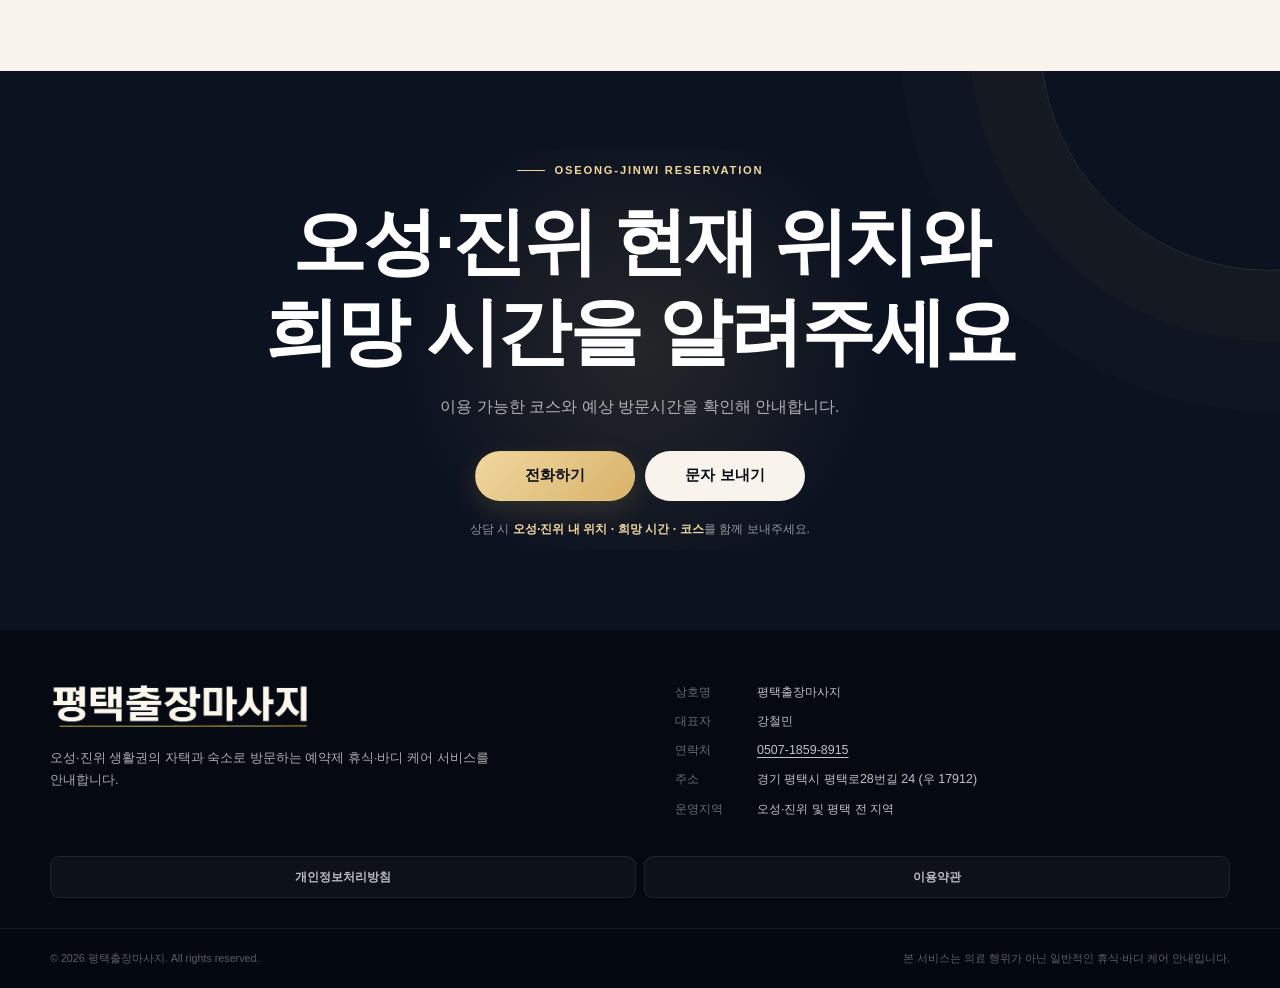
<file: oseong-jinwi/index.html>
<!doctype html>
<html lang="ko" data-page-path="/oseong-jinwi/">
<head>
  <meta charset="utf-8">
  <meta name="viewport" content="width=device-width, initial-scale=1">
  <title>오성진위출장마사지 | 오성면·진위면·세교동 방문 케어</title>
  <meta name="description" content="오성진위출장마사지 방문 안내. 오성면, 진위면, 세교동의 외곽 주거지와 아파트·사업장 인근 숙소 방문 범위와 예약 방법을 안내합니다.">
  <meta name="robots" content="index, follow, max-image-preview:large">
  <meta name="theme-color" content="#0b1220">
  <meta name="format-detection" content="telephone=no">
  <link rel="canonical" href="https://ptvisitcare.kr/oseong-jinwi/">
  <link rel="alternate" hreflang="ko-KR" href="https://ptvisitcare.kr/oseong-jinwi/">
  <meta property="og:type" content="website">
  <meta property="og:locale" content="ko_KR">
  <meta property="og:site_name" content="평택출장마사지">
  <meta property="og:title" content="오성·진위출장마사지 | 평택 오성·진위 방문 케어">
  <meta property="og:description" content="오성진위출장마사지 방문 안내. 오성면, 진위면, 세교동의 외곽 주거지와 아파트·사업장 인근 숙소 방문 범위와 예약 방법을 안내합니다.">
  <meta property="og:url" content="https://ptvisitcare.kr/oseong-jinwi/">
  <meta property="og:image" content="https://ptvisitcare.kr/images/og-pyeongtaek.jpg">
  <meta property="og:image:width" content="1200">
  <meta property="og:image:height" content="630">
  <meta property="og:image:alt" content="차분하게 정돈된 오성·진위 방문 케어 준비 공간">
  <meta name="twitter:card" content="summary_large_image">
  <meta name="twitter:title" content="오성·진위출장마사지 방문 안내">
  <meta name="twitter:description" content="오성진위출장마사지 방문 안내. 오성면, 진위면, 세교동의 외곽 주거지와 아파트·사업장 인근 숙소 방문 범위와 예약 방법을 안내합니다.">
  <meta name="twitter:image" content="https://ptvisitcare.kr/images/og-pyeongtaek.jpg">
  <link rel="icon" href="../favicon.svg" type="image/svg+xml">
  <link rel="manifest" href="../manifest.webmanifest">
  <link rel="preload" href="../images/hero.webp" as="image" type="image/webp" fetchpriority="high">
  <link rel="stylesheet" href="../css/style.css?v=20260731-4">
  <script src="../js/main.js?v=20260731-2" defer></script>
  <script type="application/ld+json" id="structured-data">
{
  "@context": "https://schema.org",
  "@graph": [
    {
      "@type": "Organization",
      "@id": "https://ptvisitcare.kr/#organization",
      "name": "평택출장마사지",
      "url": "https://ptvisitcare.kr/",
      "telephone": "0507-1859-8915",
      "address": {
        "@type": "PostalAddress",
        "streetAddress": "평택로28번길 24",
        "addressLocality": "평택시",
        "addressRegion": "경기도",
        "postalCode": "17912",
        "addressCountry": "KR"
      }
    },
    {
      "@type": "WebSite",
      "@id": "https://ptvisitcare.kr/#website",
      "url": "https://ptvisitcare.kr/",
      "name": "평택출장마사지",
      "inLanguage": "ko-KR",
      "publisher": {
        "@id": "https://ptvisitcare.kr/#organization"
      }
    },
    {
      "@type": "Service",
      "@id": "https://ptvisitcare.kr/oseong-jinwi/#service",
      "name": "오성·진위출장마사지 방문 케어",
      "serviceType": "출장 마사지 및 방문 케어",
      "description": "오성진위출장마사지 방문 안내. 오성면, 진위면, 세교동의 외곽 주거지와 아파트·사업장 인근 숙소 방문 범위와 예약 방법을 안내합니다.",
      "url": "https://ptvisitcare.kr/oseong-jinwi/",
      "provider": {
        "@id": "https://ptvisitcare.kr/#organization"
      },
      "areaServed": [
        {
          "@type": "AdministrativeArea",
          "name": "평택시 오성면·숙성리"
        },
        {
          "@type": "AdministrativeArea",
          "name": "평택시 진위면·하북리"
        },
        {
          "@type": "AdministrativeArea",
          "name": "평택시 세교동"
        },
        {
          "@type": "AdministrativeArea",
          "name": "평택시 견산리·가곡리"
        }
      ],
      "audience": {
        "@type": "PeopleAudience",
        "requiredMinAge": 19
      }
    },
    {
      "@type": "BreadcrumbList",
      "@id": "https://ptvisitcare.kr/oseong-jinwi/#breadcrumb",
      "itemListElement": [
        {
          "@type": "ListItem",
          "position": 1,
          "name": "평택출장마사지",
          "item": "https://ptvisitcare.kr/"
        },
        {
          "@type": "ListItem",
          "position": 2,
          "name": "오성·진위출장마사지",
          "item": "https://ptvisitcare.kr/oseong-jinwi/"
        }
      ]
    },
    {
      "@type": "FAQPage",
      "@id": "https://ptvisitcare.kr/oseong-jinwi/#faq",
      "mainEntity": [
        {
          "@type": "Question",
          "name": "오성·진위 어느 지역까지 방문하나요?",
          "acceptedAnswer": {
            "@type": "Answer",
            "text": "오성면·숙성리, 진위면·하북리, 세교동, 견산리·가곡리 생활권을 확인합니다. 정확한 위치와 희망시간을 알려주시면 이동 가능 여부를 안내합니다."
          }
        },
        {
          "@type": "Question",
          "name": "오성·진위 자택과 숙소에서 모두 이용할 수 있나요?",
          "acceptedAnswer": {
            "@type": "Answer",
            "text": "자택, 아파트, 오피스텔, 호텔과 장기 숙소에서 이용할 수 있습니다. 숙박시설은 외부인 출입 가능 여부와 객실 호출 방법을 먼저 확인해 주세요."
          }
        },
        {
          "@type": "Question",
          "name": "오성·진위 방문시간은 얼마나 걸리나요?",
          "acceptedAnswer": {
            "@type": "Answer",
            "text": "오성·진위 외곽 지역은 주소와 가까운 건물명을 함께 알려주세요. 현재 관리사 위치와 교통, 주차와 출입 조건에 따라 달라지며 예약 확정 전에 예상 방문시간을 안내합니다."
          }
        },
        {
          "@type": "Question",
          "name": "예약할 때 무엇을 보내면 되나요?",
          "acceptedAnswer": {
            "@type": "Answer",
            "text": "현재 오성·진위 내 위치 또는 가까운 건물명, 희망 시작시간, 이용 장소와 원하는 코스를 전화나 문자로 전달해 주세요."
          }
        },
        {
          "@type": "Question",
          "name": "예약금이나 선입금이 필요한가요?",
          "acceptedAnswer": {
            "@type": "Answer",
            "text": "예약금과 선입금은 받지 않습니다. 결제는 현금, 계좌이체, 카드 모두 가능하며 관리사 도착 후 예약한 코스를 다시 확인합니다."
          }
        },
        {
          "@type": "Question",
          "name": "예약을 취소하면 비용이 발생하나요?",
          "acceptedAnswer": {
            "@type": "Answer",
            "text": "비용 없이 취소하려면 예약 요청 후 5분 이내에 전화나 문자로 알려주세요. 이후에는 관리사 배정과 이동 상황에 따라 취소 비용이 발생할 수 있으며 적용 여부는 상담으로 안내합니다."
          }
        },
        {
          "@type": "Question",
          "name": "오성면이나 진위면은 주소를 꼭 보내야 하나요?",
          "acceptedAnswer": {
            "@type": "Answer",
            "text": "생활권이 넓고 같은 리 안에서도 진입 경로가 달라질 수 있어 정확한 도로명 주소가 필요합니다. 주소 전달이 어렵다면 가까운 건물명과 도로 위치를 함께 알려주세요."
          }
        }
      ]
    }
  ]
}
  </script>
</head>
<body>
  <a class="skip-link" href="#main-content">본문 바로가기</a>
  <div class="site-notice" role="note"><div class="container site-notice__inner"><span>오성·진위 생활권 예약제 방문</span><span aria-hidden="true">·</span><span>상담 24시간</span></div></div>
  <header class="site-header" data-header>
    <div class="container header-inner">
      <a class="brand" href="../" aria-label="평택출장마사지 메인 페이지"><img class="brand-logo" src="../images/logo-pyeongtaek.webp" width="600" height="111" alt="평택출장마사지"></a>
      <button class="menu-toggle" type="button" aria-expanded="false" aria-controls="primary-navigation" aria-label="메뉴 열기" data-menu-toggle><span></span><span></span><span></span></button>
      <nav class="primary-nav" id="primary-navigation" aria-label="주요 메뉴" data-nav>
        <a href="#area">오성·진위 방문지역</a><a href="#price">코스·가격</a><a href="#process">이용방법</a><a href="#faq">FAQ</a><a href="../">평택 전체</a>
        <a class="button button--small button--gold nav-call" href="tel:050718598915" data-action="phone-click">전화상담</a>
      </nav>
    </div>
  </header>
  <main id="main-content">
    <section class="hero" id="top" aria-labelledby="hero-title">
      <img class="hero-media" src="../images/hero.webp" width="1600" height="900" alt="차분하게 정돈된 오성·진위 방문 케어 준비 공간" fetchpriority="high" decoding="async">
      <div class="hero-shade" aria-hidden="true"></div>
      <div class="container hero-inner">
        <div class="hero-copy">
          <p class="eyebrow"><span></span> OSEONG-JINWI VISIT CARE</p>
          <h1 id="hero-title">오성·진위출장마사지<br><em>오성·진위 생활권 방문 케어</em></h1>
          <p class="hero-lead">오성면과 진위면의 외곽 주거지, 세교동 아파트와 사업장 인근 숙소로 방문합니다. 넓은 생활권은 정확한 위치와 주차 가능 여부를 기준으로 배정 동선을 확인합니다.</p>
          <ul class="hero-badges" aria-label="오성·진위 방문 서비스 안내"><li>오성·진위 생활권 방문</li><li>24시간 상담</li><li>예약금·선입금 없음</li><li>자택·호텔·오피스텔</li></ul>
          <div class="hero-actions" aria-label="상담 방법"><a class="button button--gold" href="tel:050718598915" data-action="phone-click"><span aria-hidden="true">☎</span> 전화 상담</a><a class="button button--light" href="sms:050718598915" data-action="sms-click"><span aria-hidden="true">✉</span> 문자 예약</a></div>
          <a class="text-link" href="#area">오성·진위 방문지역 확인하기 <span aria-hidden="true">↓</span></a>
        </div>
        <aside class="hero-summary" aria-label="오성·진위 빠른 이용 안내"><p class="hero-summary__label">OSEONG-JINWI GUIDE</p><dl><div><dt>대표 코스</dt><dd>60분 70,000원부터</dd></div><div><dt>주요 생활권</dt><dd>오성면·진위면·세교동</dd></div><div><dt>예약 방법</dt><dd>위치·시간·코스 전달</dd></div><div><dt>방문 확인</dt><dd>주차·출입 방법 안내</dd></div></dl><p>정확한 가능 여부와 방문시간은 상담 시 안내합니다.</p></aside>
      </div>
    </section>
    <section class="feature-strip" aria-label="오성·진위 방문 케어 핵심 특징">
      <h2 class="sr-only">오성·진위 방문 케어 핵심 안내</h2>
      <div class="container feature-grid"><article class="feature-card"><span class="feature-number" aria-hidden="true">01</span><h3>오성·진위 생활권 확인</h3><p>현재 위치를 기준으로 배정 가능 여부를 확인합니다.</p></article><article class="feature-card"><span class="feature-number" aria-hidden="true">02</span><h3>방문시간 안내</h3><p>교통과 이동 조건을 반영해 예상 시간을 안내합니다.</p></article><article class="feature-card"><span class="feature-number" aria-hidden="true">03</span><h3>비용 사전 안내</h3><p>코스와 기본 비용을 예약 확정 전에 안내합니다.</p></article><article class="feature-card"><span class="feature-number" aria-hidden="true">04</span><h3>출입 조건 확인</h3><p>주차와 건물 출입 방법을 미리 확인합니다.</p></article></div>
    </section>
    <section class="section section--light" id="area" aria-labelledby="area-title">
      <div class="container">
        <div class="section-heading section-heading--split"><div><p class="eyebrow eyebrow--dark"><span></span> OSEONG-JINWI SERVICE AREA</p><h2 id="area-title">오성·진위 지역별 방문 안내</h2></div><p>오성·진위 외곽 지역은 주소와 가까운 건물명을 함께 알려주세요. 예약할 때 동 또는 가까운 건물명을 알려주면 더 정확하게 확인할 수 있습니다.</p></div>
        <nav class="region-chips" aria-label="오성·진위 지역 바로가기"><a href="#area-1">오성면·숙성리</a><a href="#area-2">진위면·하북리</a><a href="#area-3">세교동</a><a href="#area-4">견산리·가곡리</a></nav>
        <div class="region-grid">
          <article class="region-card" id="area-1">
            <div class="region-card__heading"><span>01</span><h3>오성면·숙성리</h3></div>
            <p>오성면 숙성리와 주변 주거지, 사업장 인근 숙소를 확인합니다. 외곽 도로와 진입 위치가 나뉘므로 정확한 주소를 전달해 주세요.</p>
            <p class="region-tags">외곽 주거지 · 사업장 · 숙소</p>
          </article>
          <article class="region-card" id="area-2">
            <div class="region-card__heading"><span>02</span><h3>진위면·하북리</h3></div>
            <p>진위면 하북리와 진위역 생활권의 주택, 숙박시설로 방문합니다. 오산 경계 지역은 현재 위치를 기준으로 이동 가능 여부를 안내합니다.</p>
            <p class="region-tags">진위역 · 주택 · 경계 생활권</p>
          </article>
          <article class="region-card" id="area-3">
            <div class="region-card__heading"><span>03</span><h3>세교동</h3></div>
            <p>세교동 아파트와 평택 중심 생활권은 단지명과 방문 차량 등록 방법을 확인합니다. 대단지는 동·호수와 공동현관 호출 방식을 알려주세요.</p>
            <p class="region-tags">아파트 · 대단지 · 중심 생활권</p>
          </article>
          <article class="region-card" id="area-4">
            <div class="region-card__heading"><span>04</span><h3>견산리·가곡리</h3></div>
            <p>진위산업단지와 주변 사업장 인근 숙소는 교대 시간과 이동 동선을 기준으로 확인합니다. 가까운 사업장 또는 건물명을 함께 알려주세요.</p>
            <p class="region-tags">산업단지 · 교대 생활권 · 장기 숙소</p>
          </article>
        </div>
        <article class="local-guide" aria-labelledby="oseong-jinwi-guide-title">
          <p class="eyebrow eyebrow--dark"><span></span> LOCAL BOOKING GUIDE</p>
          <h3 id="oseong-jinwi-guide-title">오성·진위 생활권 예약 체크포인트</h3>
          <p>오성면과 진위면은 넓은 외곽 생활권이어서 면 이름만으로는 이동 위치를 정확히 판단하기 어렵습니다. 도로명 주소와 가까운 건물, 진입 가능한 도로를 함께 알려주세요.</p><p>세교동 아파트는 단지 출입과 차량 등록 정보를 중심으로 확인하고, 산업단지 인근 숙소는 실제 이용 장소와 교대 시간을 함께 확인합니다. 서로 다른 생활권을 묶어 단정적인 방문시간을 안내하지 않습니다.</p>
        </article>
      </div>
    </section>
    <section class="section section--cream" id="price" aria-labelledby="price-title">
      <div class="container">
        <div class="section-heading section-heading--split"><div><p class="eyebrow eyebrow--dark"><span></span> COURSE &amp; PRICE</p><h2 id="price-title">오성·진위 방문 코스 및 가격</h2></div><p>원하는 방식과 시간을 선택한 뒤 오성·진위 내 현재 위치와 희망 시작시간을 알려주세요. 최종 가능 여부는 예약 전에 확인합니다.</p></div>

        <div class="price-grid">
          <article class="price-card">
            <div class="price-card__top"><p class="price-kicker">DRY CARE</p><h3>타이 코스</h3><p>오일 없이 편한 복장 위에서 압과 스트레칭을 조절하는 기본 관리입니다.</p></div>
            <ul class="price-list" aria-label="타이 코스 가격"><li><span>60분</span><strong>70,000원</strong></li><li class="is-recommended"><span>90분 <small>추천</small></span><strong>90,000원</strong></li><li><span>120분</span><strong>110,000원</strong></li></ul>
            <dl class="course-meta"><div><dt>오일</dt><dd>사용하지 않음</dd></div><div><dt>압</dt><dd>요청에 맞춰 조절</dd></div></dl>
            <a class="button button--dark button--full" href="sms:050718598915" data-action="sms-click" data-course="오성·진위 타이 코스">타이 코스 문의</a>
          </article>
          <article class="price-card price-card--featured">
            <div class="price-ribbon">편안한 휴식에 추천</div>
            <div class="price-card__top"><p class="price-kicker">AROMA CARE</p><h3>아로마 코스</h3><p>부드러운 오일을 사용해 일정한 리듬과 편안한 압으로 진행하는 관리입니다.</p></div>
            <ul class="price-list" aria-label="아로마 코스 가격"><li><span>60분</span><strong>90,000원</strong></li><li class="is-recommended"><span>90분 <small>추천</small></span><strong>110,000원</strong></li><li><span>120분</span><strong>130,000원</strong></li></ul>
            <dl class="course-meta"><div><dt>오일</dt><dd>사용함</dd></div><div><dt>압</dt><dd>약한~중간 압</dd></div></dl>
            <a class="button button--gold button--full" href="sms:050718598915" data-action="sms-click" data-course="오성·진위 아로마 코스">아로마 코스 문의</a>
          </article>
          <article class="price-card">
            <div class="price-card__top"><p class="price-kicker">SIGNATURE CARE</p><h3>스페셜 코스</h3><p>충분한 시간 동안 압과 오일 관리 구성을 상담해 진행하는 복합 코스입니다.</p></div>
            <ul class="price-list" aria-label="스페셜 코스 가격"><li><span>60분</span><strong>100,000원</strong></li><li class="is-recommended"><span>90분 <small>추천</small></span><strong>120,000원</strong></li><li><span>120분</span><strong>140,000원</strong></li></ul>
            <dl class="course-meta"><div><dt>오일</dt><dd>구성에 따라 사용</dd></div><div><dt>압</dt><dd>선호도에 맞춰 조절</dd></div></dl>
            <a class="button button--dark button--full" href="sms:050718598915" data-action="sms-click" data-course="오성·진위 스페셜 코스">스페셜 코스 문의</a>
          </article>
        </div>
        <p class="price-note"><span aria-hidden="true">ⓘ</span> 일부 외곽지역은 추가 비용이 발생할 수 있으며 예약 확정 전에 상담으로 먼저 안내합니다.</p>
      </div>
    </section>
    <section class="section section--navy process-section" id="process" aria-labelledby="process-title">
      <div class="container">
        <div class="section-heading section-heading--split"><div><p class="eyebrow"><span></span> HOW TO BOOK</p><h2 id="process-title">오성·진위 예약 및 이용 방법</h2></div><p>위치, 시간, 코스 세 가지를 전달하면 배정과 이동 조건을 확인한 뒤 예약을 확정합니다.</p></div>
        <ol class="process-list"><li><span>01</span><div><h3>현재 위치 전달</h3><p>동 또는 가까운 건물명과 이용 장소를 알려주세요.</p></div></li><li><span>02</span><div><h3>시간·코스 선택</h3><p>희망 시작시간과 원하는 코스를 전달해 주세요.</p></div></li><li><span>03</span><div><h3>배정 확인</h3><p>이용 가능 여부와 예상 방문시간을 안내합니다.</p></div></li><li><span>04</span><div><h3>출입 정보 전달</h3><p>주차와 공동현관 또는 숙소 호출 방법을 공유해 주세요.</p></div></li><li><span>05</span><div><h3>도착 후 확인</h3><p>예약 코스를 확인하고 현금·계좌이체·카드 중 결제 방식을 선택합니다.</p></div></li></ol>
      </div>
    </section>
    <section class="section section--light" id="booking-info" aria-labelledby="booking-title">
      <div class="container booking-layout">
        <div class="booking-copy"><p class="eyebrow eyebrow--dark"><span></span> BEFORE BOOKING</p><h2 id="booking-title">오성·진위 방문 전 확인사항</h2><p>오성·진위 외곽 지역은 주소와 가까운 건물명을 함께 알려주세요. 정확한 위치와 출입 조건을 미리 알려주면 방문 안내가 원활합니다.</p><div class="booking-contact"><p>예약할 때 이렇게 보내주세요</p><blockquote>“진위면 사업장 인근 숙소 / 오늘 오후 9시 / 아로마 90분 문의합니다.”</blockquote><a class="text-link text-link--dark" href="sms:050718598915" data-action="sms-click">문자로 바로 문의하기 <span aria-hidden="true">→</span></a></div></div>
        <ul class="notice-list"><li><span aria-hidden="true">✓</span><div><strong>공동현관 호출 방법</strong><p>방문 호출 또는 출입 방법을 확인해 주세요.</p></div></li><li><span aria-hidden="true">✓</span><div><strong>방문 차량 등록</strong><p>사전 등록이 필요한 장소는 등록 방식을 알려주세요.</p></div></li><li><span aria-hidden="true">✓</span><div><strong>숙소 외부인 규정</strong><p>호텔과 장기 숙소는 외부인 출입 가능 여부를 확인해 주세요.</p></div></li><li><span aria-hidden="true">✓</span><div><strong>요청 후 5분 내 취소</strong><p>비용 없는 취소를 원하면 예약 요청 후 5분 이내에 전화나 문자로 알려주세요.</p></div></li><li><span aria-hidden="true">!</span><div><strong>과도한 음주 시 제한</strong><p>안전한 진행이 어렵다면 이용이 제한될 수 있습니다.</p></div></li><li><span aria-hidden="true">!</span><div><strong>서비스 범위 준수</strong><p>불법적이거나 안내 범위를 벗어난 요청은 거절합니다.</p></div></li></ul>
      </div>
    </section>
    <section class="section section--cream" id="faq" aria-labelledby="faq-title">
      <div class="container faq-layout">
        <div class="faq-intro"><p class="eyebrow eyebrow--dark"><span></span> OSEONG-JINWI FAQ</p><h2 id="faq-title">오성·진위출장마사지 FAQ</h2><p>오성·진위 생활권 예약 전에 자주 확인하는 내용을 정리했습니다. 실제 운영 조건은 상담 시 안내가 우선합니다.</p><a class="button button--dark" href="tel:050718598915" data-action="phone-click">다른 내용 전화로 묻기</a></div>
        <div class="faq-list" data-accordion>
          <details>
            <summary><span>01</span>오성·진위 어느 지역까지 방문하나요?<i aria-hidden="true"></i></summary>
            <div><p>오성면·숙성리, 진위면·하북리, 세교동, 견산리·가곡리 생활권을 확인합니다. 정확한 위치와 희망시간을 알려주시면 이동 가능 여부를 안내합니다.</p></div>
          </details>
          <details>
            <summary><span>02</span>오성·진위 자택과 숙소에서 모두 이용할 수 있나요?<i aria-hidden="true"></i></summary>
            <div><p>자택, 아파트, 오피스텔, 호텔과 장기 숙소에서 이용할 수 있습니다. 숙박시설은 외부인 출입 가능 여부와 객실 호출 방법을 먼저 확인해 주세요.</p></div>
          </details>
          <details>
            <summary><span>03</span>오성·진위 방문시간은 얼마나 걸리나요?<i aria-hidden="true"></i></summary>
            <div><p>오성·진위 외곽 지역은 주소와 가까운 건물명을 함께 알려주세요. 현재 관리사 위치와 교통, 주차와 출입 조건에 따라 달라지며 예약 확정 전에 예상 방문시간을 안내합니다.</p></div>
          </details>
          <details>
            <summary><span>04</span>예약할 때 무엇을 보내면 되나요?<i aria-hidden="true"></i></summary>
            <div><p>현재 오성·진위 내 위치 또는 가까운 건물명, 희망 시작시간, 이용 장소와 원하는 코스를 전화나 문자로 전달해 주세요.</p></div>
          </details>
          <details>
            <summary><span>05</span>예약금이나 선입금이 필요한가요?<i aria-hidden="true"></i></summary>
            <div><p>예약금과 선입금은 받지 않습니다. 결제는 현금, 계좌이체, 카드 모두 가능하며 관리사 도착 후 예약한 코스를 다시 확인합니다.</p></div>
          </details>
          <details>
            <summary><span>06</span>예약을 취소하면 비용이 발생하나요?<i aria-hidden="true"></i></summary>
            <div><p>비용 없이 취소하려면 예약 요청 후 5분 이내에 전화나 문자로 알려주세요. 이후에는 관리사 배정과 이동 상황에 따라 취소 비용이 발생할 수 있으며 적용 여부는 상담으로 안내합니다.</p></div>
          </details>
          <details>
            <summary><span>07</span>오성면이나 진위면은 주소를 꼭 보내야 하나요?<i aria-hidden="true"></i></summary>
            <div><p>생활권이 넓고 같은 리 안에서도 진입 경로가 달라질 수 있어 정확한 도로명 주소가 필요합니다. 주소 전달이 어렵다면 가까운 건물명과 도로 위치를 함께 알려주세요.</p></div>
          </details>
        </div>
      </div>
    </section>
    <section class="section section--light" aria-labelledby="other-region-title">
      <div class="container">
        <div class="section-heading section-heading--center"><p class="eyebrow eyebrow--dark"><span></span> OTHER AREAS</p><h2 id="other-region-title">다른 평택 지역 안내</h2><p>현재 위치와 가까운 지역 페이지에서 방문 범위와 이용 조건을 확인하세요.</p></div>
        <div class="contextual-links" aria-labelledby="oseong-jinwi-nearby-title">
          <h3 id="oseong-jinwi-nearby-title">오성·진위에서 함께 살펴볼 인접 생활권</h3>
          <p>지역별 이동 조건과 숙소·주거지 안내가 다르므로 실제 이용 장소와 가까운 상세 페이지를 확인해 보세요.</p>
          <nav class="contextual-link-grid" aria-label="오성·진위 인접 지역 상세 안내"><a href="../"><span>평택출장마사지 전체 방문지역 안내</span><i aria-hidden="true">→</i></a><a href="../songtan/"><span>송탄출장마사지 북부 생활권 안내</span><i aria-hidden="true">→</i></a><a href="../godeok/"><span>고덕출장마사지 신도시 방문 안내</span><i aria-hidden="true">→</i></a><a href="../anjung/"><span>안중출장마사지 서부 외곽 안내</span><i aria-hidden="true">→</i></a></nav>
        </div>
        <nav class="region-chips" aria-label="다른 평택 지역 페이지"><a href="../godeok/">고덕</a><a href="../songtan/">송탄</a><a href="../sosabeol/">소사벌</a><a href="../pyeongtaek-station/">평택역</a><a href="../anjung/">안중</a><a href="../poseung/">포승</a><a href="../paengseong/">팽성</a><a href="../oseong-jinwi/" aria-current="page">오성·진위</a></nav>
      </div>
    </section>
    <section class="final-cta" aria-labelledby="final-title">
      <div class="final-cta__glow" aria-hidden="true"></div><div class="container final-cta__inner"><p class="eyebrow"><span></span> OSEONG-JINWI RESERVATION</p><h2 id="final-title">오성·진위 현재 위치와<br>희망 시간을 알려주세요</h2><p>이용 가능한 코스와 예상 방문시간을 확인해 안내합니다.</p><div class="final-actions"><a class="button button--gold" href="tel:050718598915" data-action="phone-click">전화하기</a><a class="button button--light" href="sms:050718598915" data-action="sms-click">문자 보내기</a></div><p class="final-note">상담 시 <strong>오성·진위 내 위치 · 희망 시간 · 코스</strong>를 함께 보내주세요.</p></div>
    </section>
  </main>
  <footer class="site-footer">
    <div class="container footer-main"><div class="footer-brand"><a class="brand" href="../" aria-label="평택출장마사지 메인 페이지"><img class="brand-logo" src="../images/logo-pyeongtaek.webp" width="600" height="111" alt="평택출장마사지"></a><p>오성·진위 생활권의 자택과 숙소로 방문하는 예약제 휴식·바디 케어 서비스를 안내합니다.</p></div><dl class="business-info"><div><dt>상호명</dt><dd data-config-business>평택출장마사지</dd></div><div><dt>대표자</dt><dd>강철민</dd></div><div><dt>연락처</dt><dd><a href="tel:050718598915" data-action="phone-click" data-config-phone>0507-1859-8915</a></dd></div><div><dt>주소</dt><dd>경기 평택시 평택로28번길 24 (우 17912)</dd></div><div><dt>운영지역</dt><dd>오성·진위 및 평택 전 지역</dd></div></dl></div>
    <nav class="container footer-legal" aria-label="정책 안내"><a href="../privacy/">개인정보처리방침</a><a href="../terms/">이용약관</a></nav>
    <div class="footer-bottom"><div class="container"><p>© <span data-current-year>2026</span> <span data-config-business>평택출장마사지</span>. All rights reserved.</p><p>본 서비스는 의료 행위가 아닌 일반적인 휴식·바디 케어 안내입니다.</p></div></div>
  </footer>
  <nav class="mobile-cta" aria-label="빠른 상담"><a href="tel:050718598915" data-action="phone-click"><span aria-hidden="true">☎</span>전화</a><a href="sms:050718598915" data-action="sms-click"><span aria-hidden="true">✉</span>문자</a></nav>
  <p class="sr-only" aria-live="polite" id="site-status"></p>
</body>
</html>
</file>
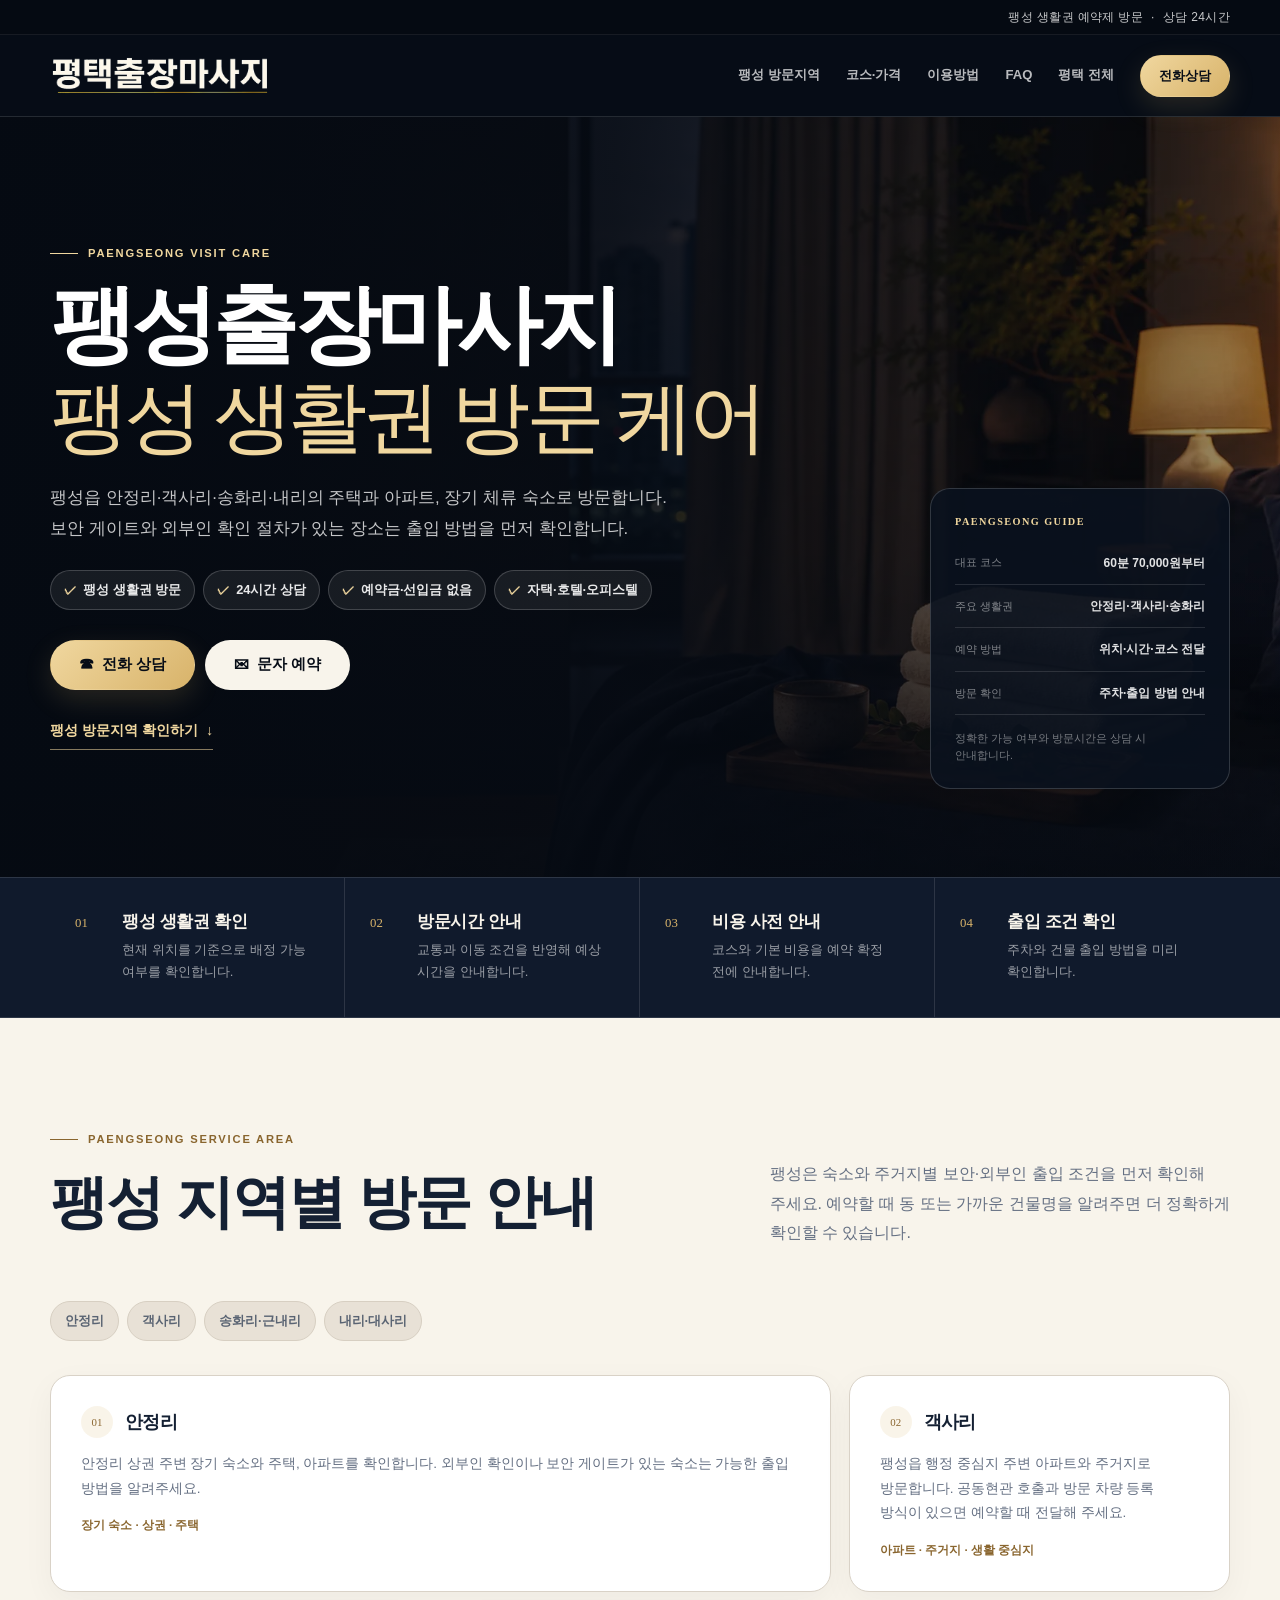
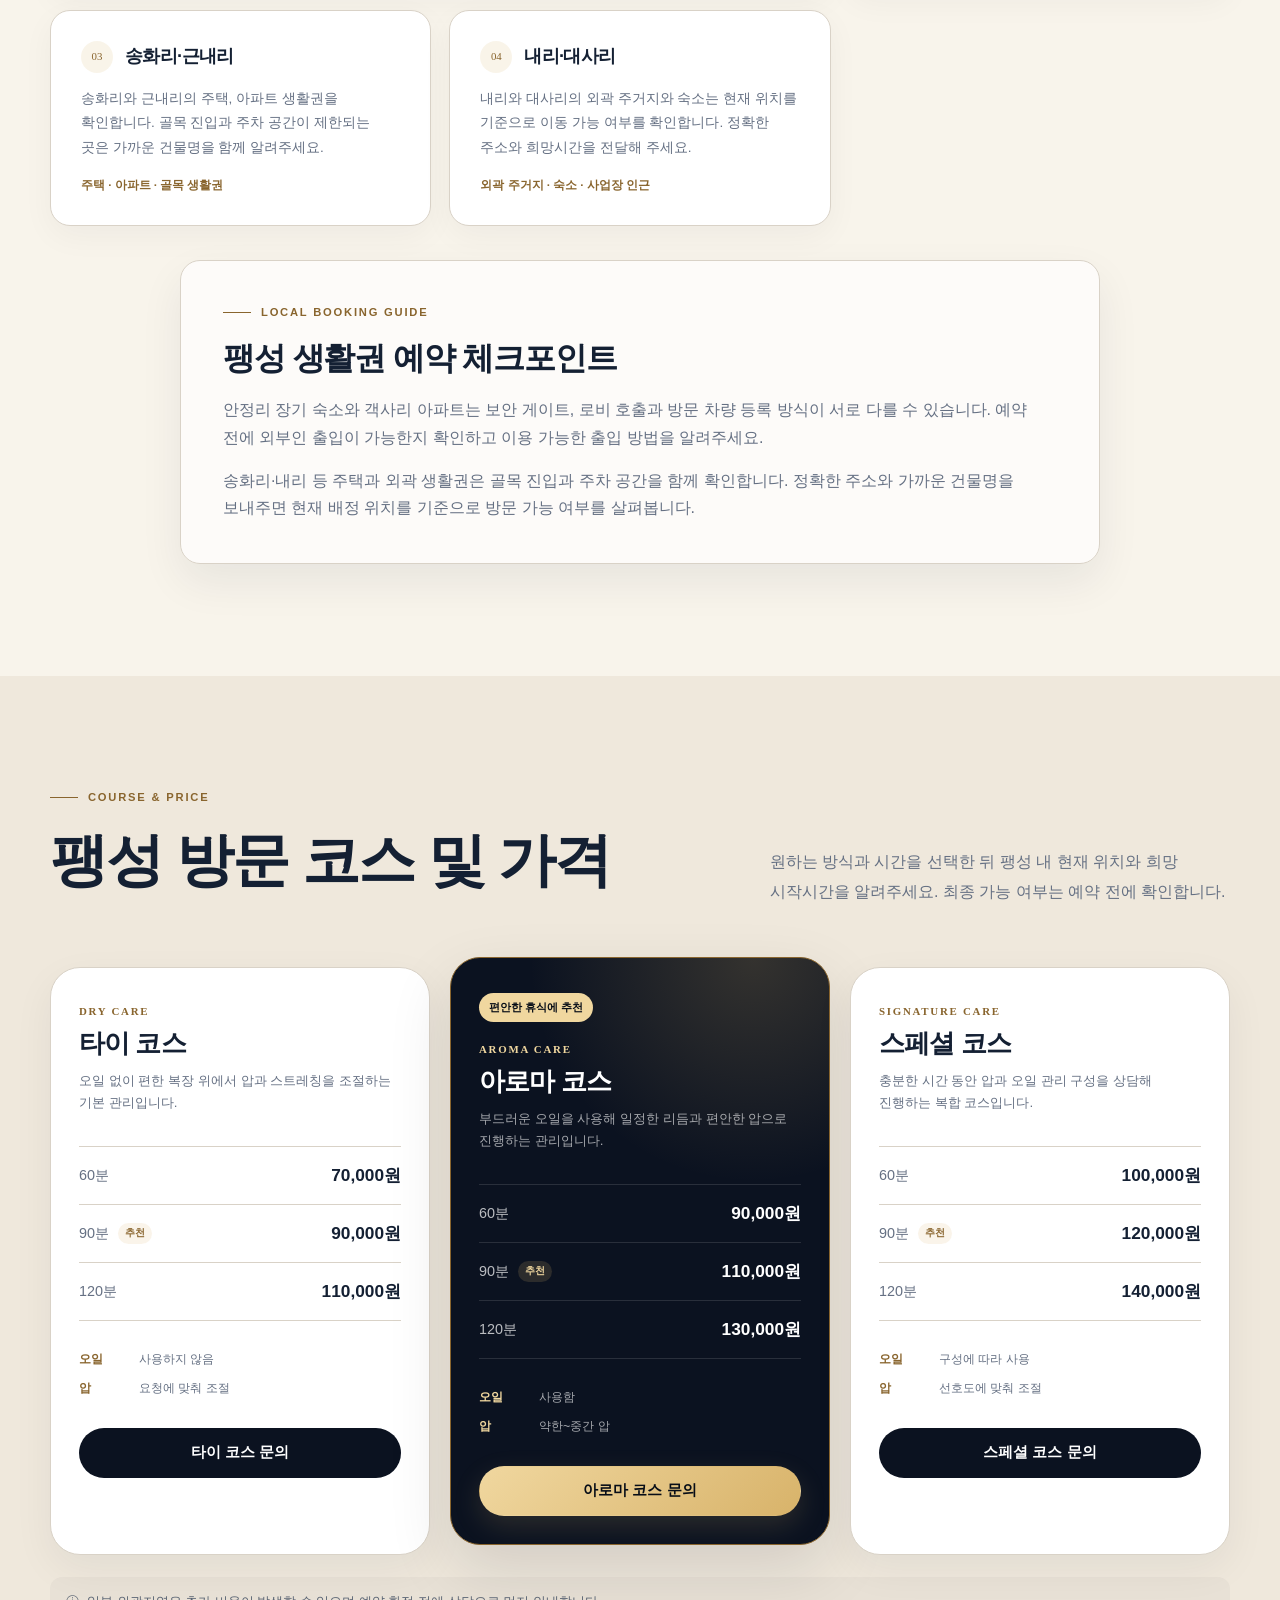
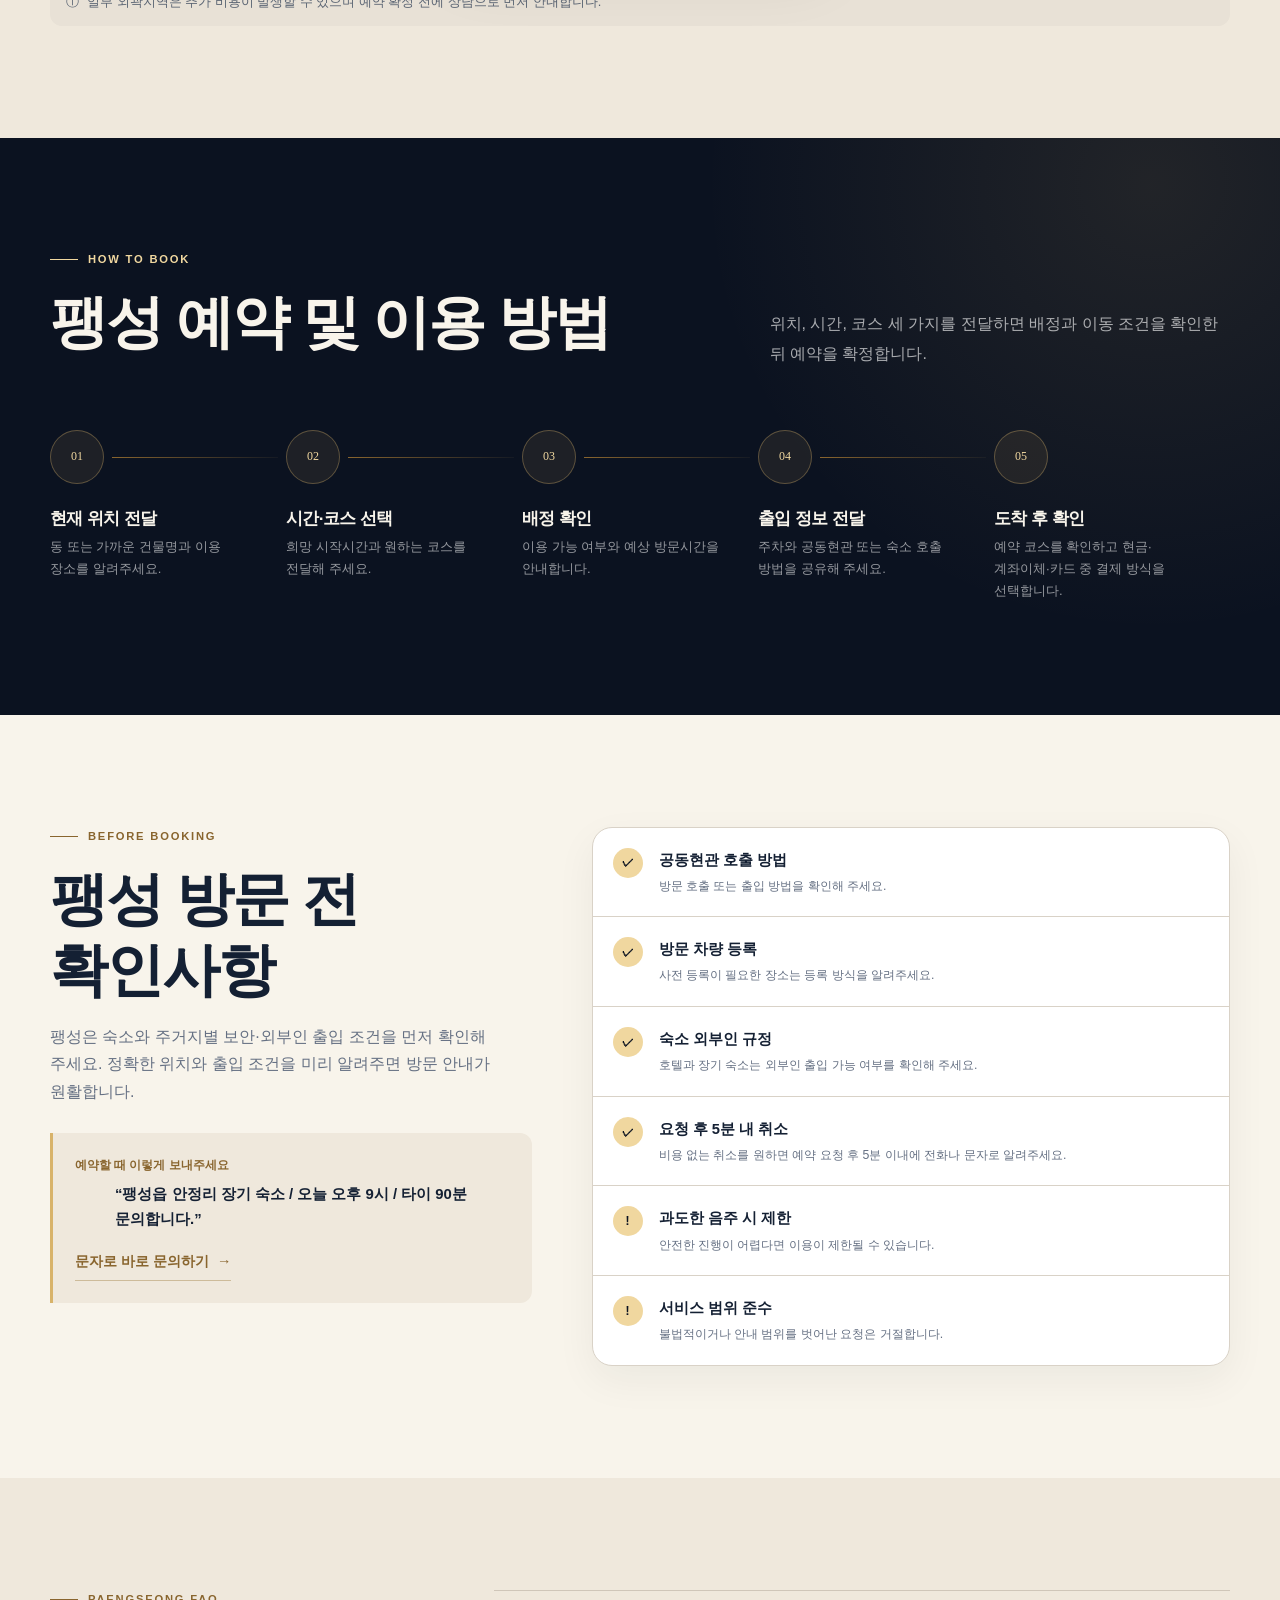
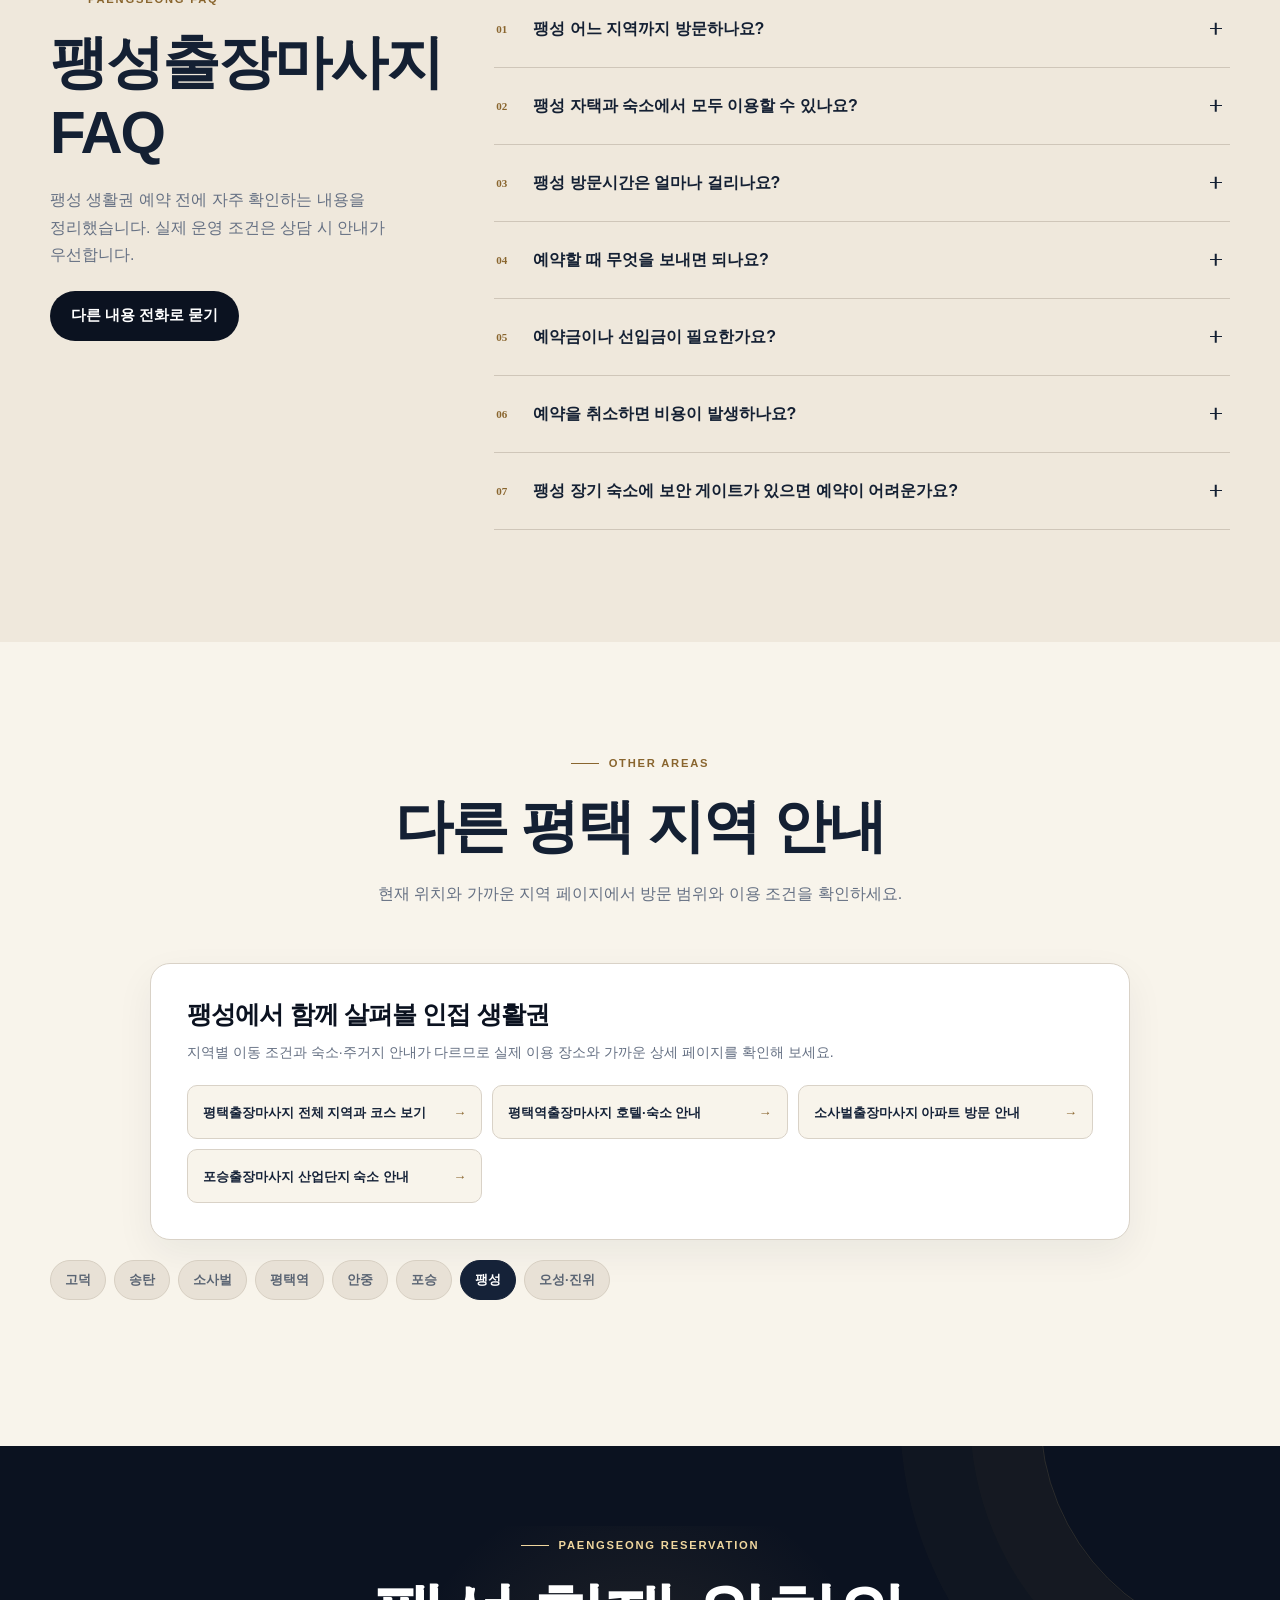
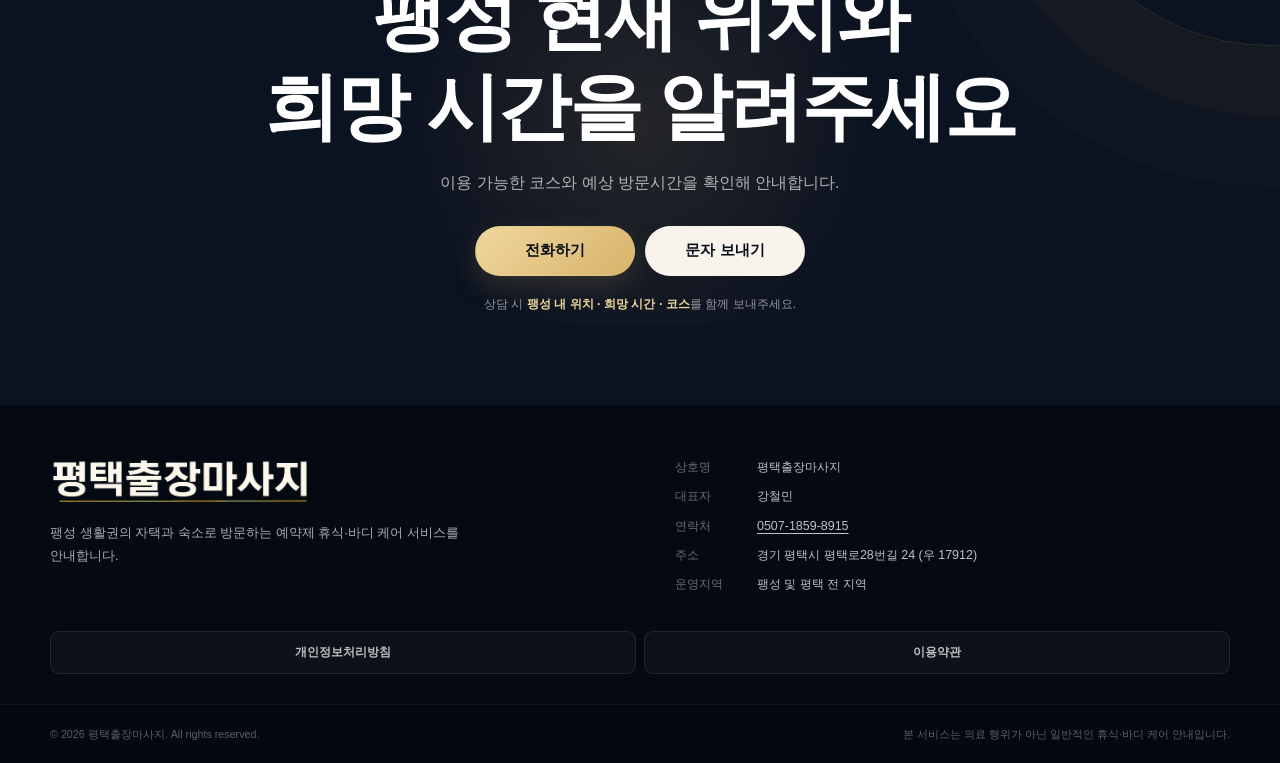
<file: paengseong/index.html>
<!doctype html>
<html lang="ko" data-page-path="/paengseong/">
<head>
  <meta charset="utf-8">
  <meta name="viewport" content="width=device-width, initial-scale=1">
  <title>팽성출장마사지 | 안정리·객사리·송화리 방문 케어</title>
  <meta name="description" content="팽성출장마사지 방문 안내. 안정리, 객사리, 송화리, 내리의 주택·아파트·장기 숙소 방문 범위와 코스, 예약 방법을 안내합니다.">
  <meta name="robots" content="index, follow, max-image-preview:large">
  <meta name="theme-color" content="#0b1220">
  <meta name="format-detection" content="telephone=no">
  <link rel="canonical" href="https://ptvisitcare.kr/paengseong/">
  <link rel="alternate" hreflang="ko-KR" href="https://ptvisitcare.kr/paengseong/">
  <meta property="og:type" content="website">
  <meta property="og:locale" content="ko_KR">
  <meta property="og:site_name" content="평택출장마사지">
  <meta property="og:title" content="팽성출장마사지 | 평택 팽성 방문 케어">
  <meta property="og:description" content="팽성출장마사지 방문 안내. 안정리, 객사리, 송화리, 내리의 주택·아파트·장기 숙소 방문 범위와 코스, 예약 방법을 안내합니다.">
  <meta property="og:url" content="https://ptvisitcare.kr/paengseong/">
  <meta property="og:image" content="https://ptvisitcare.kr/images/og-pyeongtaek.jpg">
  <meta property="og:image:width" content="1200">
  <meta property="og:image:height" content="630">
  <meta property="og:image:alt" content="차분하게 정돈된 팽성 방문 케어 준비 공간">
  <meta name="twitter:card" content="summary_large_image">
  <meta name="twitter:title" content="팽성출장마사지 방문 안내">
  <meta name="twitter:description" content="팽성출장마사지 방문 안내. 안정리, 객사리, 송화리, 내리의 주택·아파트·장기 숙소 방문 범위와 코스, 예약 방법을 안내합니다.">
  <meta name="twitter:image" content="https://ptvisitcare.kr/images/og-pyeongtaek.jpg">
  <link rel="icon" href="../favicon.svg" type="image/svg+xml">
  <link rel="manifest" href="../manifest.webmanifest">
  <link rel="preload" href="../images/hero.webp" as="image" type="image/webp" fetchpriority="high">
  <link rel="stylesheet" href="../css/style.css?v=20260731-4">
  <script src="../js/main.js?v=20260731-2" defer></script>
  <script type="application/ld+json" id="structured-data">
{
  "@context": "https://schema.org",
  "@graph": [
    {
      "@type": "Organization",
      "@id": "https://ptvisitcare.kr/#organization",
      "name": "평택출장마사지",
      "url": "https://ptvisitcare.kr/",
      "telephone": "0507-1859-8915",
      "address": {
        "@type": "PostalAddress",
        "streetAddress": "평택로28번길 24",
        "addressLocality": "평택시",
        "addressRegion": "경기도",
        "postalCode": "17912",
        "addressCountry": "KR"
      }
    },
    {
      "@type": "WebSite",
      "@id": "https://ptvisitcare.kr/#website",
      "url": "https://ptvisitcare.kr/",
      "name": "평택출장마사지",
      "inLanguage": "ko-KR",
      "publisher": {
        "@id": "https://ptvisitcare.kr/#organization"
      }
    },
    {
      "@type": "Service",
      "@id": "https://ptvisitcare.kr/paengseong/#service",
      "name": "팽성출장마사지 방문 케어",
      "serviceType": "출장 마사지 및 방문 케어",
      "description": "팽성출장마사지 방문 안내. 안정리, 객사리, 송화리, 내리의 주택·아파트·장기 숙소 방문 범위와 코스, 예약 방법을 안내합니다.",
      "url": "https://ptvisitcare.kr/paengseong/",
      "provider": {
        "@id": "https://ptvisitcare.kr/#organization"
      },
      "areaServed": [
        {
          "@type": "AdministrativeArea",
          "name": "평택시 안정리"
        },
        {
          "@type": "AdministrativeArea",
          "name": "평택시 객사리"
        },
        {
          "@type": "AdministrativeArea",
          "name": "평택시 송화리·근내리"
        },
        {
          "@type": "AdministrativeArea",
          "name": "평택시 내리·대사리"
        }
      ],
      "audience": {
        "@type": "PeopleAudience",
        "requiredMinAge": 19
      }
    },
    {
      "@type": "BreadcrumbList",
      "@id": "https://ptvisitcare.kr/paengseong/#breadcrumb",
      "itemListElement": [
        {
          "@type": "ListItem",
          "position": 1,
          "name": "평택출장마사지",
          "item": "https://ptvisitcare.kr/"
        },
        {
          "@type": "ListItem",
          "position": 2,
          "name": "팽성출장마사지",
          "item": "https://ptvisitcare.kr/paengseong/"
        }
      ]
    },
    {
      "@type": "FAQPage",
      "@id": "https://ptvisitcare.kr/paengseong/#faq",
      "mainEntity": [
        {
          "@type": "Question",
          "name": "팽성 어느 지역까지 방문하나요?",
          "acceptedAnswer": {
            "@type": "Answer",
            "text": "안정리, 객사리, 송화리·근내리, 내리·대사리 생활권을 확인합니다. 정확한 위치와 희망시간을 알려주시면 이동 가능 여부를 안내합니다."
          }
        },
        {
          "@type": "Question",
          "name": "팽성 자택과 숙소에서 모두 이용할 수 있나요?",
          "acceptedAnswer": {
            "@type": "Answer",
            "text": "자택, 아파트, 오피스텔, 호텔과 장기 숙소에서 이용할 수 있습니다. 숙박시설은 외부인 출입 가능 여부와 객실 호출 방법을 먼저 확인해 주세요."
          }
        },
        {
          "@type": "Question",
          "name": "팽성 방문시간은 얼마나 걸리나요?",
          "acceptedAnswer": {
            "@type": "Answer",
            "text": "팽성은 숙소와 주거지별 보안·외부인 출입 조건을 먼저 확인해 주세요. 현재 관리사 위치와 교통, 주차와 출입 조건에 따라 달라지며 예약 확정 전에 예상 방문시간을 안내합니다."
          }
        },
        {
          "@type": "Question",
          "name": "예약할 때 무엇을 보내면 되나요?",
          "acceptedAnswer": {
            "@type": "Answer",
            "text": "현재 팽성 내 위치 또는 가까운 건물명, 희망 시작시간, 이용 장소와 원하는 코스를 전화나 문자로 전달해 주세요."
          }
        },
        {
          "@type": "Question",
          "name": "예약금이나 선입금이 필요한가요?",
          "acceptedAnswer": {
            "@type": "Answer",
            "text": "예약금과 선입금은 받지 않습니다. 결제는 현금, 계좌이체, 카드 모두 가능하며 관리사 도착 후 예약한 코스를 다시 확인합니다."
          }
        },
        {
          "@type": "Question",
          "name": "예약을 취소하면 비용이 발생하나요?",
          "acceptedAnswer": {
            "@type": "Answer",
            "text": "비용 없이 취소하려면 예약 요청 후 5분 이내에 전화나 문자로 알려주세요. 이후에는 관리사 배정과 이동 상황에 따라 취소 비용이 발생할 수 있으며 적용 여부는 상담으로 안내합니다."
          }
        },
        {
          "@type": "Question",
          "name": "팽성 장기 숙소에 보안 게이트가 있으면 예약이 어려운가요?",
          "acceptedAnswer": {
            "@type": "Answer",
            "text": "외부인 출입이 허용되고 정상적인 방문 확인 절차를 이용할 수 있다면 위치를 확인할 수 있습니다. 우회 출입이나 규정을 벗어난 요청은 진행하지 않습니다."
          }
        }
      ]
    }
  ]
}
  </script>
</head>
<body>
  <a class="skip-link" href="#main-content">본문 바로가기</a>
  <div class="site-notice" role="note"><div class="container site-notice__inner"><span>팽성 생활권 예약제 방문</span><span aria-hidden="true">·</span><span>상담 24시간</span></div></div>
  <header class="site-header" data-header>
    <div class="container header-inner">
      <a class="brand" href="../" aria-label="평택출장마사지 메인 페이지"><img class="brand-logo" src="../images/logo-pyeongtaek.webp" width="600" height="111" alt="평택출장마사지"></a>
      <button class="menu-toggle" type="button" aria-expanded="false" aria-controls="primary-navigation" aria-label="메뉴 열기" data-menu-toggle><span></span><span></span><span></span></button>
      <nav class="primary-nav" id="primary-navigation" aria-label="주요 메뉴" data-nav>
        <a href="#area">팽성 방문지역</a><a href="#price">코스·가격</a><a href="#process">이용방법</a><a href="#faq">FAQ</a><a href="../">평택 전체</a>
        <a class="button button--small button--gold nav-call" href="tel:050718598915" data-action="phone-click">전화상담</a>
      </nav>
    </div>
  </header>
  <main id="main-content">
    <section class="hero" id="top" aria-labelledby="hero-title">
      <img class="hero-media" src="../images/hero.webp" width="1600" height="900" alt="차분하게 정돈된 팽성 방문 케어 준비 공간" fetchpriority="high" decoding="async">
      <div class="hero-shade" aria-hidden="true"></div>
      <div class="container hero-inner">
        <div class="hero-copy">
          <p class="eyebrow"><span></span> PAENGSEONG VISIT CARE</p>
          <h1 id="hero-title">팽성출장마사지<br><em>팽성 생활권 방문 케어</em></h1>
          <p class="hero-lead">팽성읍 안정리·객사리·송화리·내리의 주택과 아파트, 장기 체류 숙소로 방문합니다. 보안 게이트와 외부인 확인 절차가 있는 장소는 출입 방법을 먼저 확인합니다.</p>
          <ul class="hero-badges" aria-label="팽성 방문 서비스 안내"><li>팽성 생활권 방문</li><li>24시간 상담</li><li>예약금·선입금 없음</li><li>자택·호텔·오피스텔</li></ul>
          <div class="hero-actions" aria-label="상담 방법"><a class="button button--gold" href="tel:050718598915" data-action="phone-click"><span aria-hidden="true">☎</span> 전화 상담</a><a class="button button--light" href="sms:050718598915" data-action="sms-click"><span aria-hidden="true">✉</span> 문자 예약</a></div>
          <a class="text-link" href="#area">팽성 방문지역 확인하기 <span aria-hidden="true">↓</span></a>
        </div>
        <aside class="hero-summary" aria-label="팽성 빠른 이용 안내"><p class="hero-summary__label">PAENGSEONG GUIDE</p><dl><div><dt>대표 코스</dt><dd>60분 70,000원부터</dd></div><div><dt>주요 생활권</dt><dd>안정리·객사리·송화리</dd></div><div><dt>예약 방법</dt><dd>위치·시간·코스 전달</dd></div><div><dt>방문 확인</dt><dd>주차·출입 방법 안내</dd></div></dl><p>정확한 가능 여부와 방문시간은 상담 시 안내합니다.</p></aside>
      </div>
    </section>
    <section class="feature-strip" aria-label="팽성 방문 케어 핵심 특징">
      <h2 class="sr-only">팽성 방문 케어 핵심 안내</h2>
      <div class="container feature-grid"><article class="feature-card"><span class="feature-number" aria-hidden="true">01</span><h3>팽성 생활권 확인</h3><p>현재 위치를 기준으로 배정 가능 여부를 확인합니다.</p></article><article class="feature-card"><span class="feature-number" aria-hidden="true">02</span><h3>방문시간 안내</h3><p>교통과 이동 조건을 반영해 예상 시간을 안내합니다.</p></article><article class="feature-card"><span class="feature-number" aria-hidden="true">03</span><h3>비용 사전 안내</h3><p>코스와 기본 비용을 예약 확정 전에 안내합니다.</p></article><article class="feature-card"><span class="feature-number" aria-hidden="true">04</span><h3>출입 조건 확인</h3><p>주차와 건물 출입 방법을 미리 확인합니다.</p></article></div>
    </section>
    <section class="section section--light" id="area" aria-labelledby="area-title">
      <div class="container">
        <div class="section-heading section-heading--split"><div><p class="eyebrow eyebrow--dark"><span></span> PAENGSEONG SERVICE AREA</p><h2 id="area-title">팽성 지역별 방문 안내</h2></div><p>팽성은 숙소와 주거지별 보안·외부인 출입 조건을 먼저 확인해 주세요. 예약할 때 동 또는 가까운 건물명을 알려주면 더 정확하게 확인할 수 있습니다.</p></div>
        <nav class="region-chips" aria-label="팽성 지역 바로가기"><a href="#area-1">안정리</a><a href="#area-2">객사리</a><a href="#area-3">송화리·근내리</a><a href="#area-4">내리·대사리</a></nav>
        <div class="region-grid">
          <article class="region-card" id="area-1">
            <div class="region-card__heading"><span>01</span><h3>안정리</h3></div>
            <p>안정리 상권 주변 장기 숙소와 주택, 아파트를 확인합니다. 외부인 확인이나 보안 게이트가 있는 숙소는 가능한 출입 방법을 알려주세요.</p>
            <p class="region-tags">장기 숙소 · 상권 · 주택</p>
          </article>
          <article class="region-card" id="area-2">
            <div class="region-card__heading"><span>02</span><h3>객사리</h3></div>
            <p>팽성읍 행정 중심지 주변 아파트와 주거지로 방문합니다. 공동현관 호출과 방문 차량 등록 방식이 있으면 예약할 때 전달해 주세요.</p>
            <p class="region-tags">아파트 · 주거지 · 생활 중심지</p>
          </article>
          <article class="region-card" id="area-3">
            <div class="region-card__heading"><span>03</span><h3>송화리·근내리</h3></div>
            <p>송화리와 근내리의 주택, 아파트 생활권을 확인합니다. 골목 진입과 주차 공간이 제한되는 곳은 가까운 건물명을 함께 알려주세요.</p>
            <p class="region-tags">주택 · 아파트 · 골목 생활권</p>
          </article>
          <article class="region-card" id="area-4">
            <div class="region-card__heading"><span>04</span><h3>내리·대사리</h3></div>
            <p>내리와 대사리의 외곽 주거지와 숙소는 현재 위치를 기준으로 이동 가능 여부를 확인합니다. 정확한 주소와 희망시간을 전달해 주세요.</p>
            <p class="region-tags">외곽 주거지 · 숙소 · 사업장 인근</p>
          </article>
        </div>
        <article class="local-guide" aria-labelledby="paengseong-guide-title">
          <p class="eyebrow eyebrow--dark"><span></span> LOCAL BOOKING GUIDE</p>
          <h3 id="paengseong-guide-title">팽성 생활권 예약 체크포인트</h3>
          <p>안정리 장기 숙소와 객사리 아파트는 보안 게이트, 로비 호출과 방문 차량 등록 방식이 서로 다를 수 있습니다. 예약 전에 외부인 출입이 가능한지 확인하고 이용 가능한 출입 방법을 알려주세요.</p><p>송화리·내리 등 주택과 외곽 생활권은 골목 진입과 주차 공간을 함께 확인합니다. 정확한 주소와 가까운 건물명을 보내주면 현재 배정 위치를 기준으로 방문 가능 여부를 살펴봅니다.</p>
        </article>
      </div>
    </section>
    <section class="section section--cream" id="price" aria-labelledby="price-title">
      <div class="container">
        <div class="section-heading section-heading--split"><div><p class="eyebrow eyebrow--dark"><span></span> COURSE &amp; PRICE</p><h2 id="price-title">팽성 방문 코스 및 가격</h2></div><p>원하는 방식과 시간을 선택한 뒤 팽성 내 현재 위치와 희망 시작시간을 알려주세요. 최종 가능 여부는 예약 전에 확인합니다.</p></div>

        <div class="price-grid">
          <article class="price-card">
            <div class="price-card__top"><p class="price-kicker">DRY CARE</p><h3>타이 코스</h3><p>오일 없이 편한 복장 위에서 압과 스트레칭을 조절하는 기본 관리입니다.</p></div>
            <ul class="price-list" aria-label="타이 코스 가격"><li><span>60분</span><strong>70,000원</strong></li><li class="is-recommended"><span>90분 <small>추천</small></span><strong>90,000원</strong></li><li><span>120분</span><strong>110,000원</strong></li></ul>
            <dl class="course-meta"><div><dt>오일</dt><dd>사용하지 않음</dd></div><div><dt>압</dt><dd>요청에 맞춰 조절</dd></div></dl>
            <a class="button button--dark button--full" href="sms:050718598915" data-action="sms-click" data-course="팽성 타이 코스">타이 코스 문의</a>
          </article>
          <article class="price-card price-card--featured">
            <div class="price-ribbon">편안한 휴식에 추천</div>
            <div class="price-card__top"><p class="price-kicker">AROMA CARE</p><h3>아로마 코스</h3><p>부드러운 오일을 사용해 일정한 리듬과 편안한 압으로 진행하는 관리입니다.</p></div>
            <ul class="price-list" aria-label="아로마 코스 가격"><li><span>60분</span><strong>90,000원</strong></li><li class="is-recommended"><span>90분 <small>추천</small></span><strong>110,000원</strong></li><li><span>120분</span><strong>130,000원</strong></li></ul>
            <dl class="course-meta"><div><dt>오일</dt><dd>사용함</dd></div><div><dt>압</dt><dd>약한~중간 압</dd></div></dl>
            <a class="button button--gold button--full" href="sms:050718598915" data-action="sms-click" data-course="팽성 아로마 코스">아로마 코스 문의</a>
          </article>
          <article class="price-card">
            <div class="price-card__top"><p class="price-kicker">SIGNATURE CARE</p><h3>스페셜 코스</h3><p>충분한 시간 동안 압과 오일 관리 구성을 상담해 진행하는 복합 코스입니다.</p></div>
            <ul class="price-list" aria-label="스페셜 코스 가격"><li><span>60분</span><strong>100,000원</strong></li><li class="is-recommended"><span>90분 <small>추천</small></span><strong>120,000원</strong></li><li><span>120분</span><strong>140,000원</strong></li></ul>
            <dl class="course-meta"><div><dt>오일</dt><dd>구성에 따라 사용</dd></div><div><dt>압</dt><dd>선호도에 맞춰 조절</dd></div></dl>
            <a class="button button--dark button--full" href="sms:050718598915" data-action="sms-click" data-course="팽성 스페셜 코스">스페셜 코스 문의</a>
          </article>
        </div>
        <p class="price-note"><span aria-hidden="true">ⓘ</span> 일부 외곽지역은 추가 비용이 발생할 수 있으며 예약 확정 전에 상담으로 먼저 안내합니다.</p>
      </div>
    </section>
    <section class="section section--navy process-section" id="process" aria-labelledby="process-title">
      <div class="container">
        <div class="section-heading section-heading--split"><div><p class="eyebrow"><span></span> HOW TO BOOK</p><h2 id="process-title">팽성 예약 및 이용 방법</h2></div><p>위치, 시간, 코스 세 가지를 전달하면 배정과 이동 조건을 확인한 뒤 예약을 확정합니다.</p></div>
        <ol class="process-list"><li><span>01</span><div><h3>현재 위치 전달</h3><p>동 또는 가까운 건물명과 이용 장소를 알려주세요.</p></div></li><li><span>02</span><div><h3>시간·코스 선택</h3><p>희망 시작시간과 원하는 코스를 전달해 주세요.</p></div></li><li><span>03</span><div><h3>배정 확인</h3><p>이용 가능 여부와 예상 방문시간을 안내합니다.</p></div></li><li><span>04</span><div><h3>출입 정보 전달</h3><p>주차와 공동현관 또는 숙소 호출 방법을 공유해 주세요.</p></div></li><li><span>05</span><div><h3>도착 후 확인</h3><p>예약 코스를 확인하고 현금·계좌이체·카드 중 결제 방식을 선택합니다.</p></div></li></ol>
      </div>
    </section>
    <section class="section section--light" id="booking-info" aria-labelledby="booking-title">
      <div class="container booking-layout">
        <div class="booking-copy"><p class="eyebrow eyebrow--dark"><span></span> BEFORE BOOKING</p><h2 id="booking-title">팽성 방문 전 확인사항</h2><p>팽성은 숙소와 주거지별 보안·외부인 출입 조건을 먼저 확인해 주세요. 정확한 위치와 출입 조건을 미리 알려주면 방문 안내가 원활합니다.</p><div class="booking-contact"><p>예약할 때 이렇게 보내주세요</p><blockquote>“팽성읍 안정리 장기 숙소 / 오늘 오후 9시 / 타이 90분 문의합니다.”</blockquote><a class="text-link text-link--dark" href="sms:050718598915" data-action="sms-click">문자로 바로 문의하기 <span aria-hidden="true">→</span></a></div></div>
        <ul class="notice-list"><li><span aria-hidden="true">✓</span><div><strong>공동현관 호출 방법</strong><p>방문 호출 또는 출입 방법을 확인해 주세요.</p></div></li><li><span aria-hidden="true">✓</span><div><strong>방문 차량 등록</strong><p>사전 등록이 필요한 장소는 등록 방식을 알려주세요.</p></div></li><li><span aria-hidden="true">✓</span><div><strong>숙소 외부인 규정</strong><p>호텔과 장기 숙소는 외부인 출입 가능 여부를 확인해 주세요.</p></div></li><li><span aria-hidden="true">✓</span><div><strong>요청 후 5분 내 취소</strong><p>비용 없는 취소를 원하면 예약 요청 후 5분 이내에 전화나 문자로 알려주세요.</p></div></li><li><span aria-hidden="true">!</span><div><strong>과도한 음주 시 제한</strong><p>안전한 진행이 어렵다면 이용이 제한될 수 있습니다.</p></div></li><li><span aria-hidden="true">!</span><div><strong>서비스 범위 준수</strong><p>불법적이거나 안내 범위를 벗어난 요청은 거절합니다.</p></div></li></ul>
      </div>
    </section>
    <section class="section section--cream" id="faq" aria-labelledby="faq-title">
      <div class="container faq-layout">
        <div class="faq-intro"><p class="eyebrow eyebrow--dark"><span></span> PAENGSEONG FAQ</p><h2 id="faq-title">팽성출장마사지 FAQ</h2><p>팽성 생활권 예약 전에 자주 확인하는 내용을 정리했습니다. 실제 운영 조건은 상담 시 안내가 우선합니다.</p><a class="button button--dark" href="tel:050718598915" data-action="phone-click">다른 내용 전화로 묻기</a></div>
        <div class="faq-list" data-accordion>
          <details>
            <summary><span>01</span>팽성 어느 지역까지 방문하나요?<i aria-hidden="true"></i></summary>
            <div><p>안정리, 객사리, 송화리·근내리, 내리·대사리 생활권을 확인합니다. 정확한 위치와 희망시간을 알려주시면 이동 가능 여부를 안내합니다.</p></div>
          </details>
          <details>
            <summary><span>02</span>팽성 자택과 숙소에서 모두 이용할 수 있나요?<i aria-hidden="true"></i></summary>
            <div><p>자택, 아파트, 오피스텔, 호텔과 장기 숙소에서 이용할 수 있습니다. 숙박시설은 외부인 출입 가능 여부와 객실 호출 방법을 먼저 확인해 주세요.</p></div>
          </details>
          <details>
            <summary><span>03</span>팽성 방문시간은 얼마나 걸리나요?<i aria-hidden="true"></i></summary>
            <div><p>팽성은 숙소와 주거지별 보안·외부인 출입 조건을 먼저 확인해 주세요. 현재 관리사 위치와 교통, 주차와 출입 조건에 따라 달라지며 예약 확정 전에 예상 방문시간을 안내합니다.</p></div>
          </details>
          <details>
            <summary><span>04</span>예약할 때 무엇을 보내면 되나요?<i aria-hidden="true"></i></summary>
            <div><p>현재 팽성 내 위치 또는 가까운 건물명, 희망 시작시간, 이용 장소와 원하는 코스를 전화나 문자로 전달해 주세요.</p></div>
          </details>
          <details>
            <summary><span>05</span>예약금이나 선입금이 필요한가요?<i aria-hidden="true"></i></summary>
            <div><p>예약금과 선입금은 받지 않습니다. 결제는 현금, 계좌이체, 카드 모두 가능하며 관리사 도착 후 예약한 코스를 다시 확인합니다.</p></div>
          </details>
          <details>
            <summary><span>06</span>예약을 취소하면 비용이 발생하나요?<i aria-hidden="true"></i></summary>
            <div><p>비용 없이 취소하려면 예약 요청 후 5분 이내에 전화나 문자로 알려주세요. 이후에는 관리사 배정과 이동 상황에 따라 취소 비용이 발생할 수 있으며 적용 여부는 상담으로 안내합니다.</p></div>
          </details>
          <details>
            <summary><span>07</span>팽성 장기 숙소에 보안 게이트가 있으면 예약이 어려운가요?<i aria-hidden="true"></i></summary>
            <div><p>외부인 출입이 허용되고 정상적인 방문 확인 절차를 이용할 수 있다면 위치를 확인할 수 있습니다. 우회 출입이나 규정을 벗어난 요청은 진행하지 않습니다.</p></div>
          </details>
        </div>
      </div>
    </section>
    <section class="section section--light" aria-labelledby="other-region-title">
      <div class="container">
        <div class="section-heading section-heading--center"><p class="eyebrow eyebrow--dark"><span></span> OTHER AREAS</p><h2 id="other-region-title">다른 평택 지역 안내</h2><p>현재 위치와 가까운 지역 페이지에서 방문 범위와 이용 조건을 확인하세요.</p></div>
        <div class="contextual-links" aria-labelledby="paengseong-nearby-title">
          <h3 id="paengseong-nearby-title">팽성에서 함께 살펴볼 인접 생활권</h3>
          <p>지역별 이동 조건과 숙소·주거지 안내가 다르므로 실제 이용 장소와 가까운 상세 페이지를 확인해 보세요.</p>
          <nav class="contextual-link-grid" aria-label="팽성 인접 지역 상세 안내"><a href="../"><span>평택출장마사지 전체 지역과 코스 보기</span><i aria-hidden="true">→</i></a><a href="../pyeongtaek-station/"><span>평택역출장마사지 호텔·숙소 안내</span><i aria-hidden="true">→</i></a><a href="../sosabeol/"><span>소사벌출장마사지 아파트 방문 안내</span><i aria-hidden="true">→</i></a><a href="../poseung/"><span>포승출장마사지 산업단지 숙소 안내</span><i aria-hidden="true">→</i></a></nav>
        </div>
        <nav class="region-chips" aria-label="다른 평택 지역 페이지"><a href="../godeok/">고덕</a><a href="../songtan/">송탄</a><a href="../sosabeol/">소사벌</a><a href="../pyeongtaek-station/">평택역</a><a href="../anjung/">안중</a><a href="../poseung/">포승</a><a href="../paengseong/" aria-current="page">팽성</a><a href="../oseong-jinwi/">오성·진위</a></nav>
      </div>
    </section>
    <section class="final-cta" aria-labelledby="final-title">
      <div class="final-cta__glow" aria-hidden="true"></div><div class="container final-cta__inner"><p class="eyebrow"><span></span> PAENGSEONG RESERVATION</p><h2 id="final-title">팽성 현재 위치와<br>희망 시간을 알려주세요</h2><p>이용 가능한 코스와 예상 방문시간을 확인해 안내합니다.</p><div class="final-actions"><a class="button button--gold" href="tel:050718598915" data-action="phone-click">전화하기</a><a class="button button--light" href="sms:050718598915" data-action="sms-click">문자 보내기</a></div><p class="final-note">상담 시 <strong>팽성 내 위치 · 희망 시간 · 코스</strong>를 함께 보내주세요.</p></div>
    </section>
  </main>
  <footer class="site-footer">
    <div class="container footer-main"><div class="footer-brand"><a class="brand" href="../" aria-label="평택출장마사지 메인 페이지"><img class="brand-logo" src="../images/logo-pyeongtaek.webp" width="600" height="111" alt="평택출장마사지"></a><p>팽성 생활권의 자택과 숙소로 방문하는 예약제 휴식·바디 케어 서비스를 안내합니다.</p></div><dl class="business-info"><div><dt>상호명</dt><dd data-config-business>평택출장마사지</dd></div><div><dt>대표자</dt><dd>강철민</dd></div><div><dt>연락처</dt><dd><a href="tel:050718598915" data-action="phone-click" data-config-phone>0507-1859-8915</a></dd></div><div><dt>주소</dt><dd>경기 평택시 평택로28번길 24 (우 17912)</dd></div><div><dt>운영지역</dt><dd>팽성 및 평택 전 지역</dd></div></dl></div>
    <nav class="container footer-legal" aria-label="정책 안내"><a href="../privacy/">개인정보처리방침</a><a href="../terms/">이용약관</a></nav>
    <div class="footer-bottom"><div class="container"><p>© <span data-current-year>2026</span> <span data-config-business>평택출장마사지</span>. All rights reserved.</p><p>본 서비스는 의료 행위가 아닌 일반적인 휴식·바디 케어 안내입니다.</p></div></div>
  </footer>
  <nav class="mobile-cta" aria-label="빠른 상담"><a href="tel:050718598915" data-action="phone-click"><span aria-hidden="true">☎</span>전화</a><a href="sms:050718598915" data-action="sms-click"><span aria-hidden="true">✉</span>문자</a></nav>
  <p class="sr-only" aria-live="polite" id="site-status"></p>
</body>
</html>
</file>
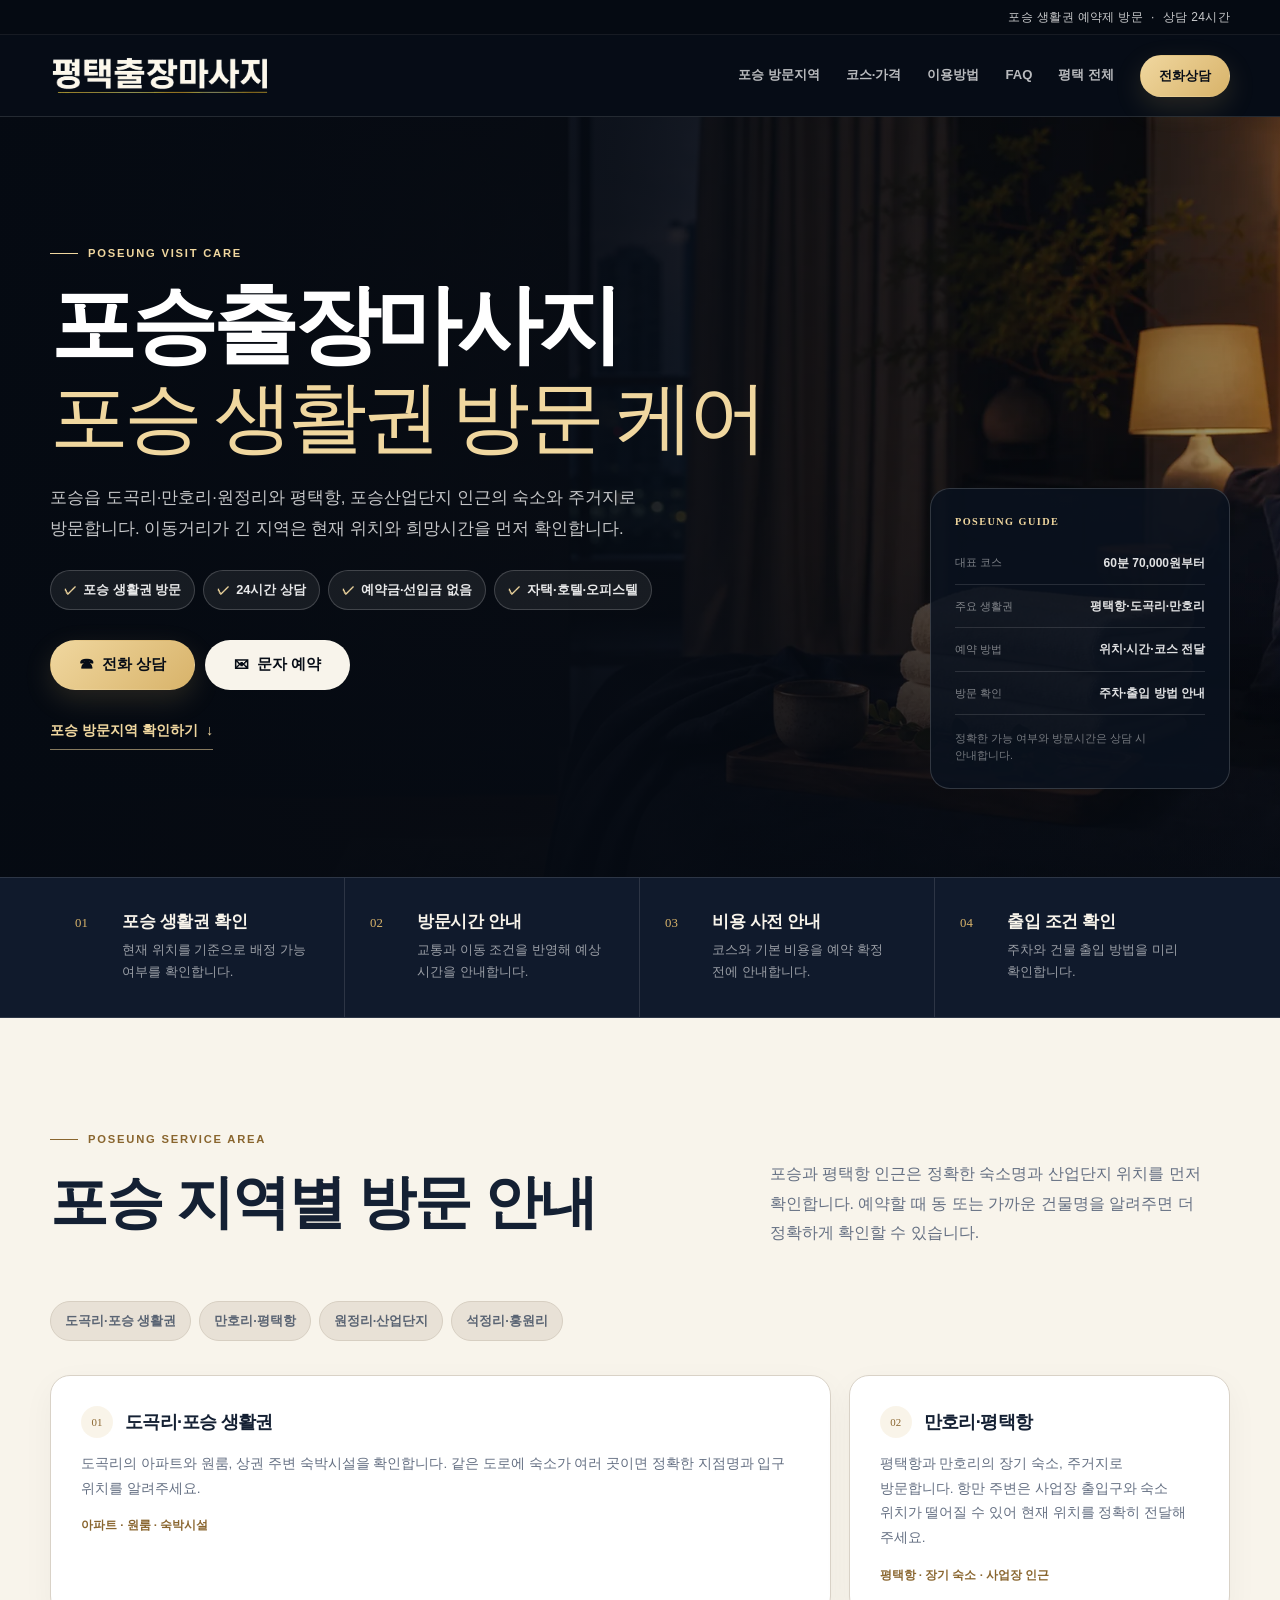
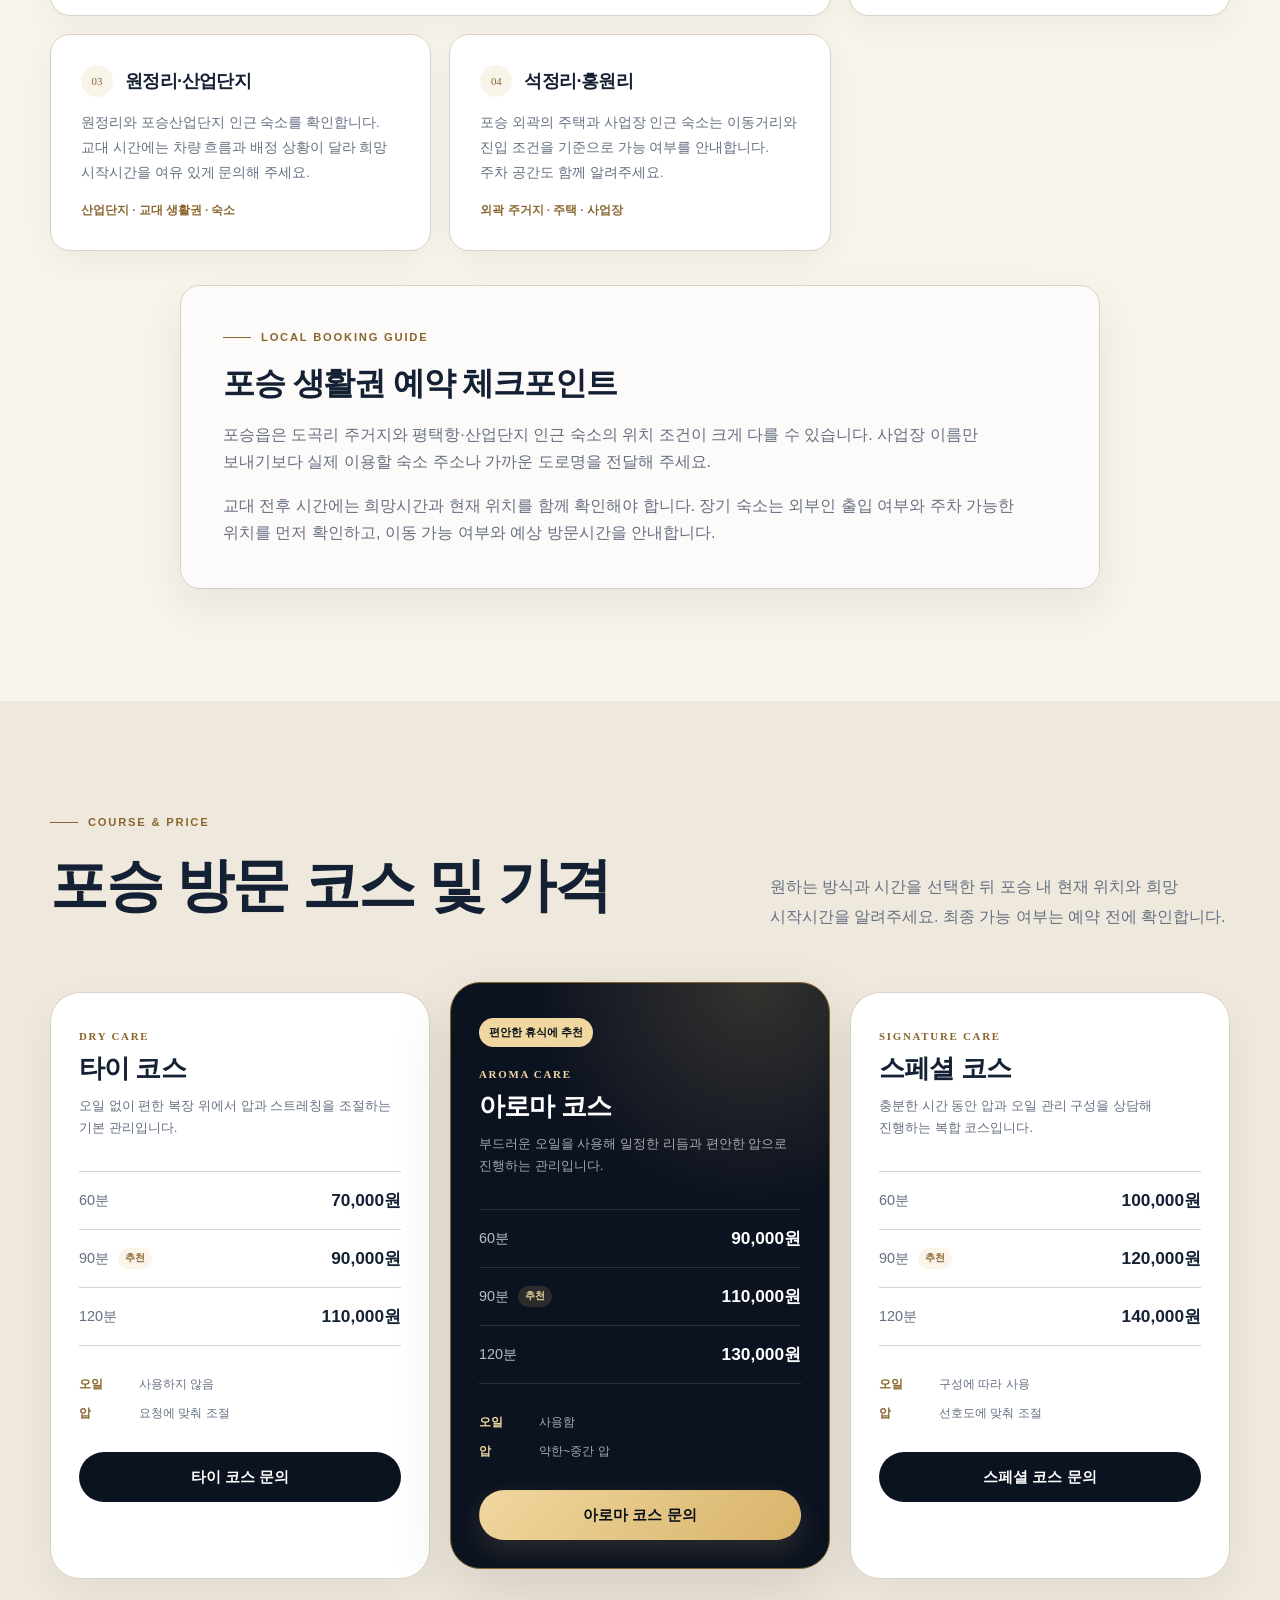
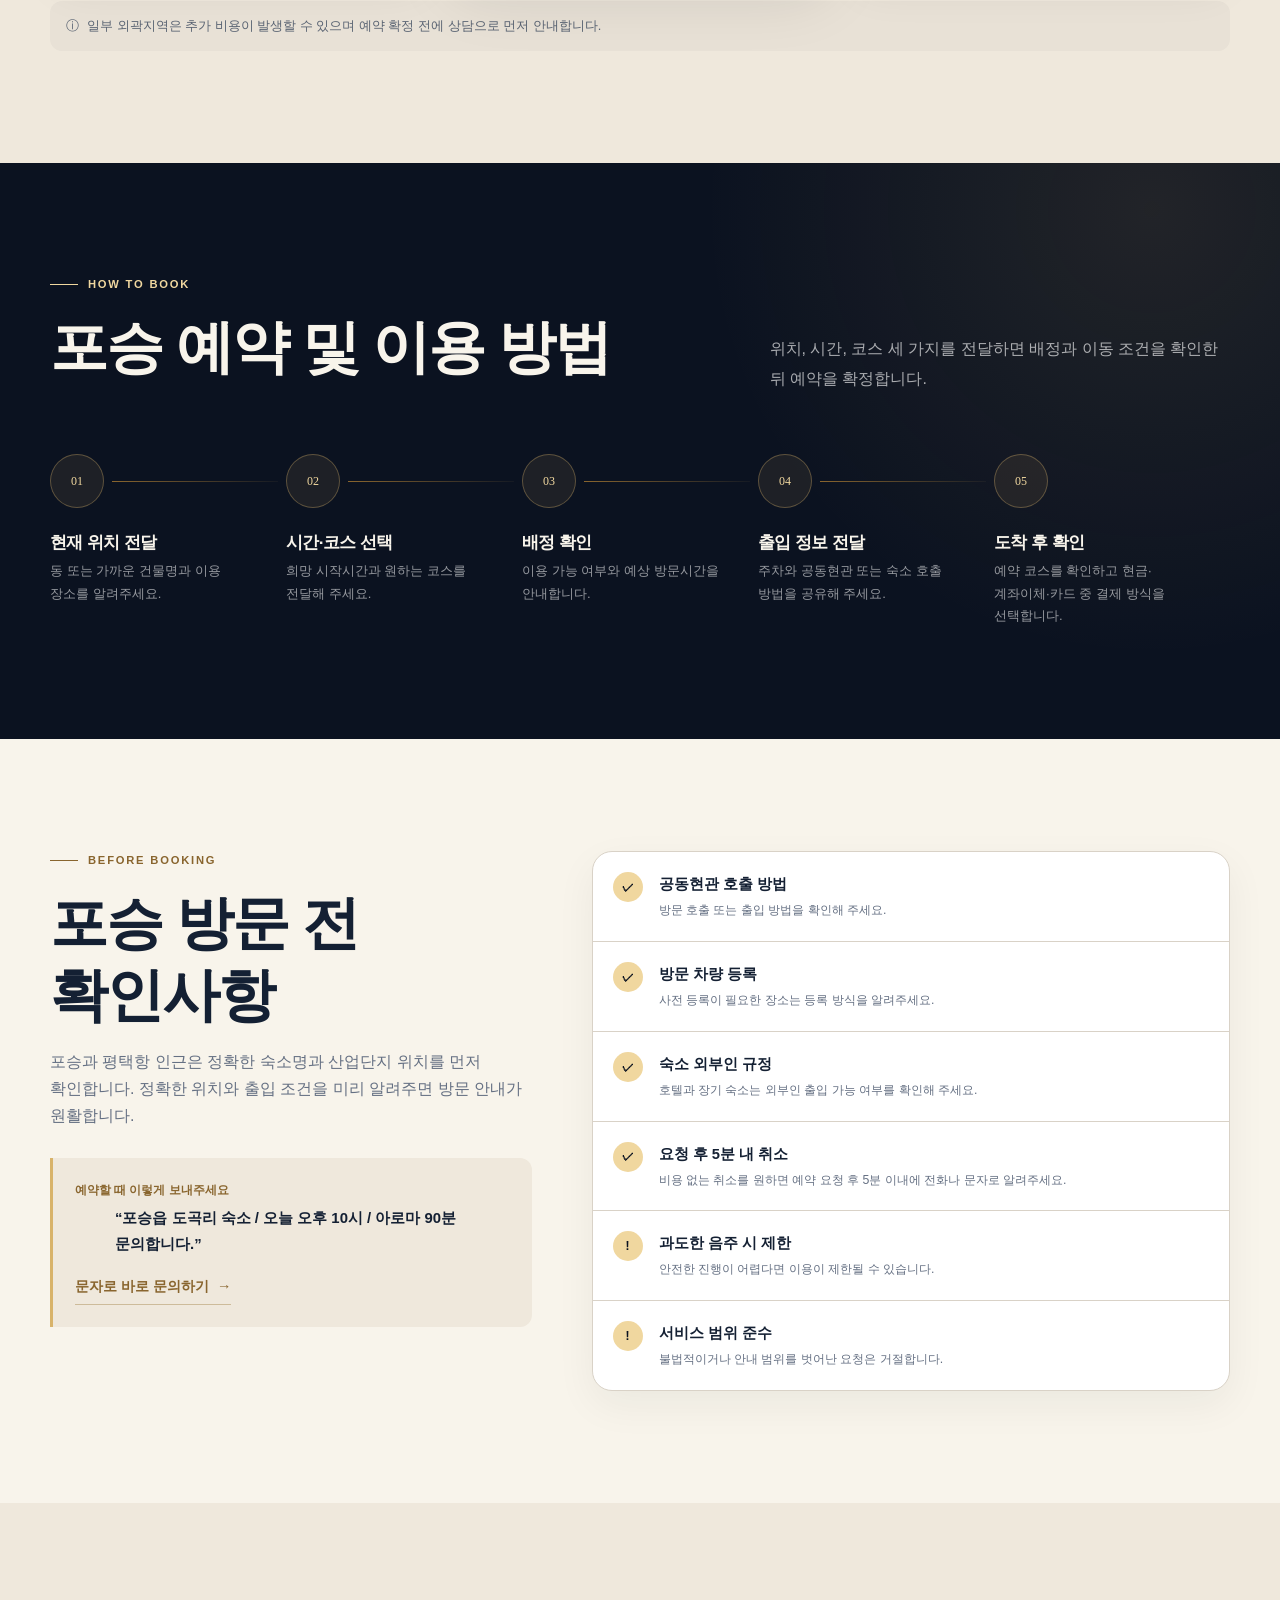
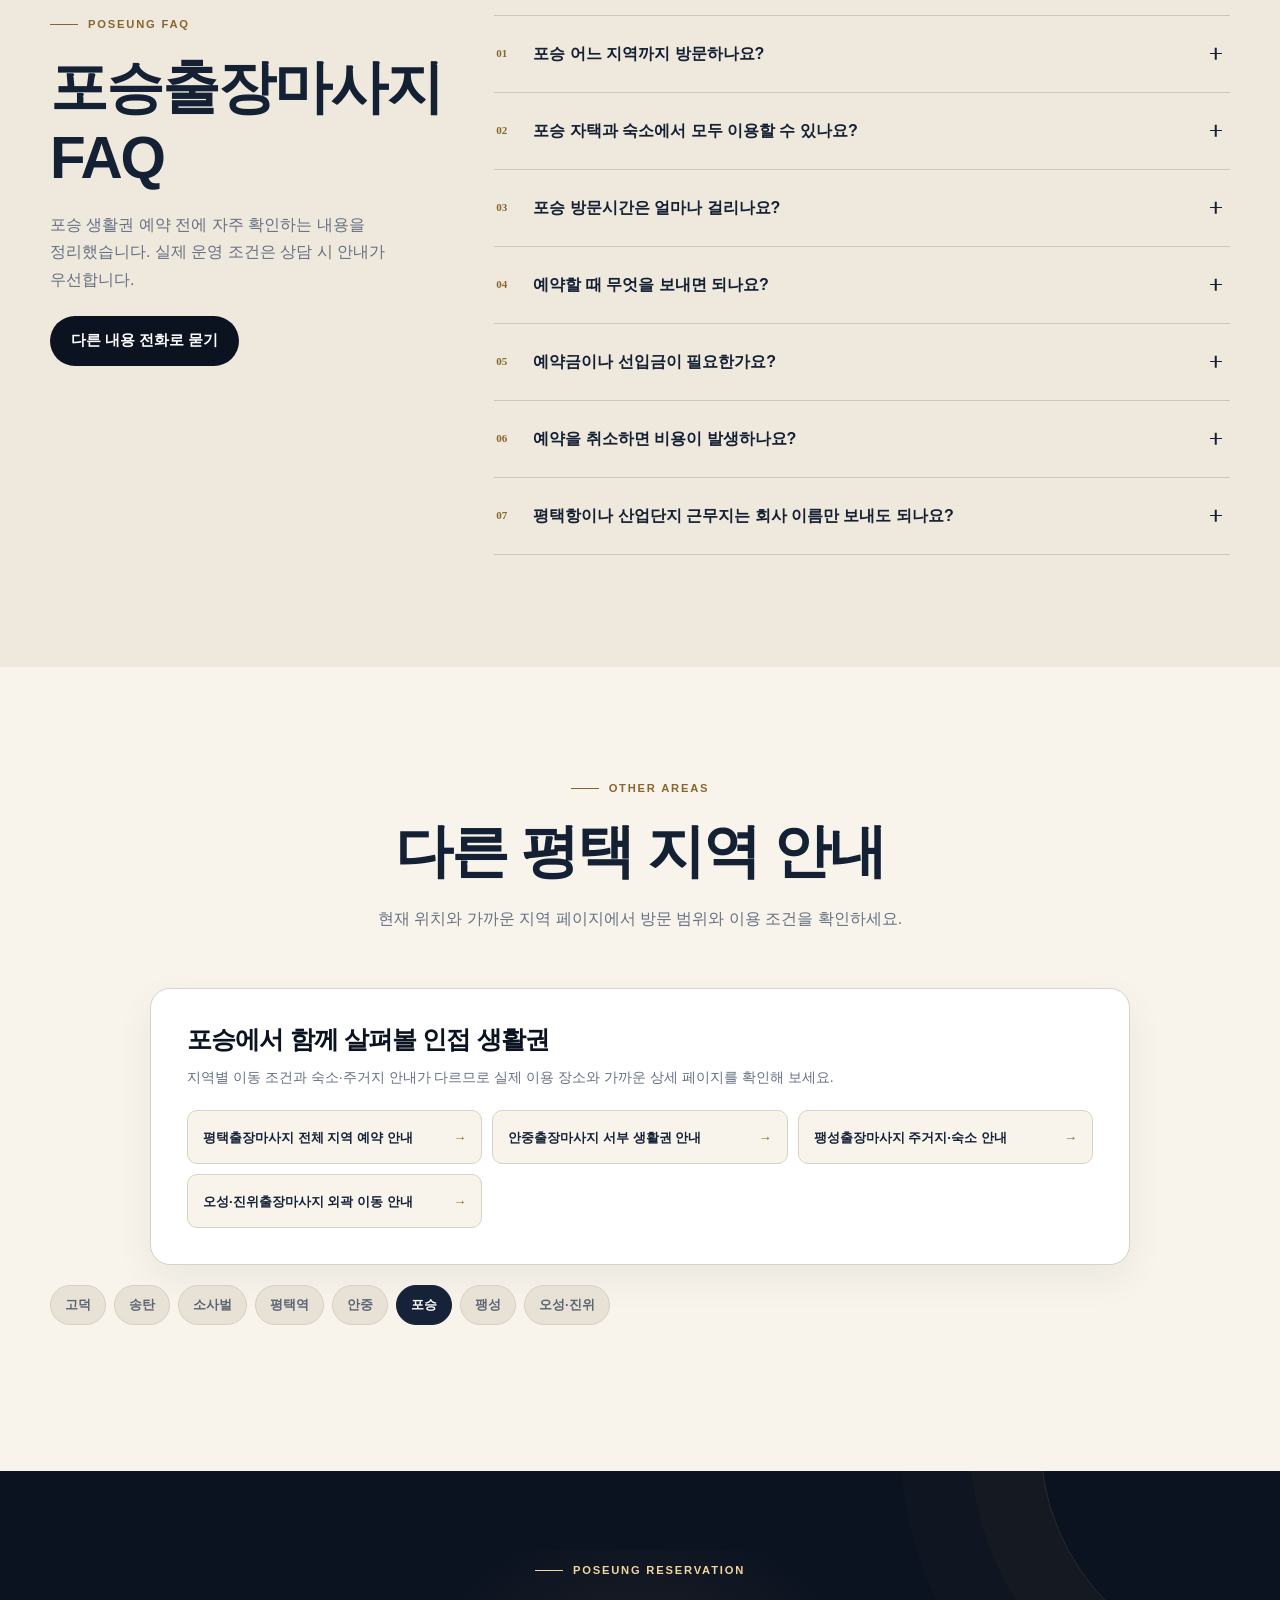
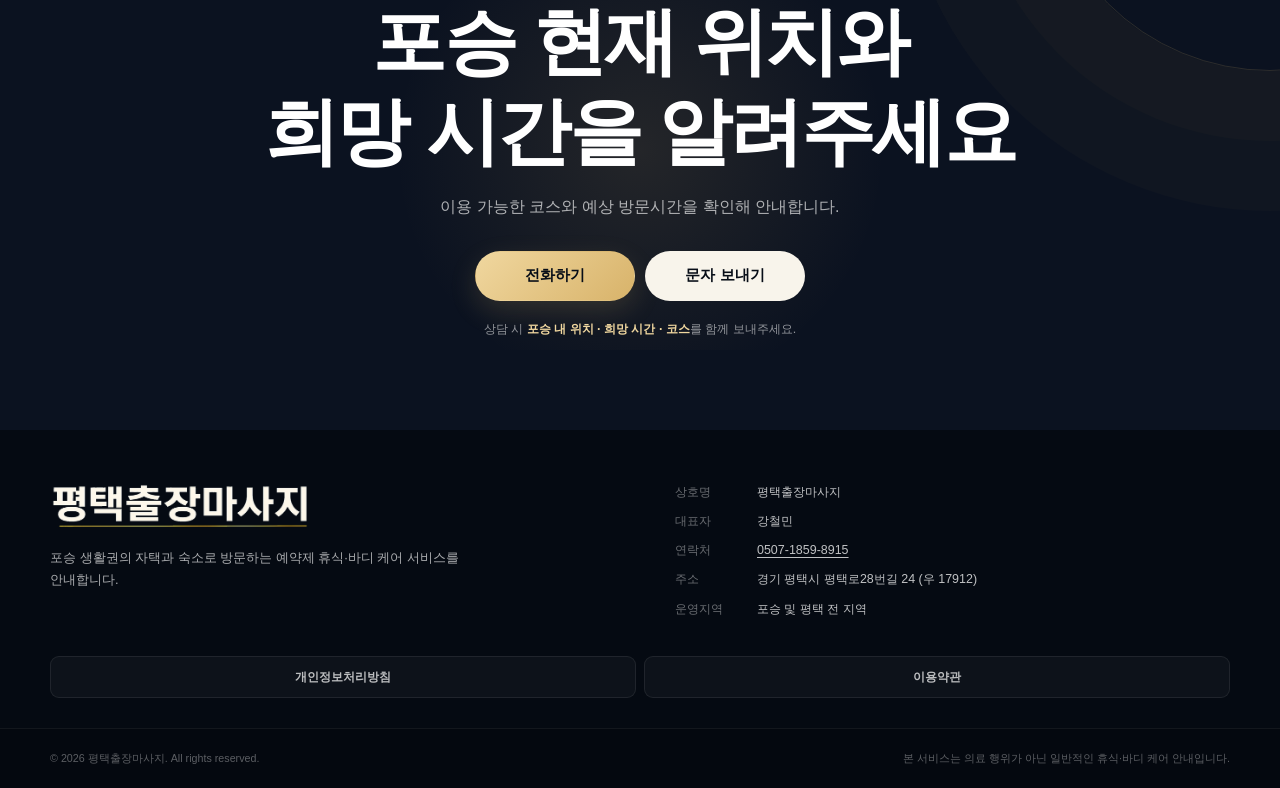
<file: poseung/index.html>
<!doctype html>
<html lang="ko" data-page-path="/poseung/">
<head>
  <meta charset="utf-8">
  <meta name="viewport" content="width=device-width, initial-scale=1">
  <title>포승출장마사지 | 평택항·도곡리·만호리 방문 케어</title>
  <meta name="description" content="포승출장마사지 방문 안내. 포승읍 도곡리, 만호리, 평택항과 산업단지 인근 숙소의 코스와 가격, 예약·방문 방법을 안내합니다.">
  <meta name="robots" content="index, follow, max-image-preview:large">
  <meta name="theme-color" content="#0b1220">
  <meta name="format-detection" content="telephone=no">
  <link rel="canonical" href="https://ptvisitcare.kr/poseung/">
  <link rel="alternate" hreflang="ko-KR" href="https://ptvisitcare.kr/poseung/">
  <meta property="og:type" content="website">
  <meta property="og:locale" content="ko_KR">
  <meta property="og:site_name" content="평택출장마사지">
  <meta property="og:title" content="포승출장마사지 | 평택 포승 방문 케어">
  <meta property="og:description" content="포승출장마사지 방문 안내. 포승읍 도곡리, 만호리, 평택항과 산업단지 인근 숙소의 코스와 가격, 예약·방문 방법을 안내합니다.">
  <meta property="og:url" content="https://ptvisitcare.kr/poseung/">
  <meta property="og:image" content="https://ptvisitcare.kr/images/og-pyeongtaek.jpg">
  <meta property="og:image:width" content="1200">
  <meta property="og:image:height" content="630">
  <meta property="og:image:alt" content="차분하게 정돈된 포승 방문 케어 준비 공간">
  <meta name="twitter:card" content="summary_large_image">
  <meta name="twitter:title" content="포승출장마사지 방문 안내">
  <meta name="twitter:description" content="포승출장마사지 방문 안내. 포승읍 도곡리, 만호리, 평택항과 산업단지 인근 숙소의 코스와 가격, 예약·방문 방법을 안내합니다.">
  <meta name="twitter:image" content="https://ptvisitcare.kr/images/og-pyeongtaek.jpg">
  <link rel="icon" href="../favicon.svg" type="image/svg+xml">
  <link rel="manifest" href="../manifest.webmanifest">
  <link rel="preload" href="../images/hero.webp" as="image" type="image/webp" fetchpriority="high">
  <link rel="stylesheet" href="../css/style.css?v=20260731-4">
  <script src="../js/main.js?v=20260731-2" defer></script>
  <script type="application/ld+json" id="structured-data">
{
  "@context": "https://schema.org",
  "@graph": [
    {
      "@type": "Organization",
      "@id": "https://ptvisitcare.kr/#organization",
      "name": "평택출장마사지",
      "url": "https://ptvisitcare.kr/",
      "telephone": "0507-1859-8915",
      "address": {
        "@type": "PostalAddress",
        "streetAddress": "평택로28번길 24",
        "addressLocality": "평택시",
        "addressRegion": "경기도",
        "postalCode": "17912",
        "addressCountry": "KR"
      }
    },
    {
      "@type": "WebSite",
      "@id": "https://ptvisitcare.kr/#website",
      "url": "https://ptvisitcare.kr/",
      "name": "평택출장마사지",
      "inLanguage": "ko-KR",
      "publisher": {
        "@id": "https://ptvisitcare.kr/#organization"
      }
    },
    {
      "@type": "Service",
      "@id": "https://ptvisitcare.kr/poseung/#service",
      "name": "포승출장마사지 방문 케어",
      "serviceType": "출장 마사지 및 방문 케어",
      "description": "포승출장마사지 방문 안내. 포승읍 도곡리, 만호리, 평택항과 산업단지 인근 숙소의 코스와 가격, 예약·방문 방법을 안내합니다.",
      "url": "https://ptvisitcare.kr/poseung/",
      "provider": {
        "@id": "https://ptvisitcare.kr/#organization"
      },
      "areaServed": [
        {
          "@type": "AdministrativeArea",
          "name": "평택시 도곡리·포승 생활권"
        },
        {
          "@type": "AdministrativeArea",
          "name": "평택시 만호리·평택항"
        },
        {
          "@type": "AdministrativeArea",
          "name": "평택시 원정리·산업단지"
        },
        {
          "@type": "AdministrativeArea",
          "name": "평택시 석정리·홍원리"
        }
      ],
      "audience": {
        "@type": "PeopleAudience",
        "requiredMinAge": 19
      }
    },
    {
      "@type": "BreadcrumbList",
      "@id": "https://ptvisitcare.kr/poseung/#breadcrumb",
      "itemListElement": [
        {
          "@type": "ListItem",
          "position": 1,
          "name": "평택출장마사지",
          "item": "https://ptvisitcare.kr/"
        },
        {
          "@type": "ListItem",
          "position": 2,
          "name": "포승출장마사지",
          "item": "https://ptvisitcare.kr/poseung/"
        }
      ]
    },
    {
      "@type": "FAQPage",
      "@id": "https://ptvisitcare.kr/poseung/#faq",
      "mainEntity": [
        {
          "@type": "Question",
          "name": "포승 어느 지역까지 방문하나요?",
          "acceptedAnswer": {
            "@type": "Answer",
            "text": "도곡리·포승 생활권, 만호리·평택항, 원정리·산업단지, 석정리·홍원리 생활권을 확인합니다. 정확한 위치와 희망시간을 알려주시면 이동 가능 여부를 안내합니다."
          }
        },
        {
          "@type": "Question",
          "name": "포승 자택과 숙소에서 모두 이용할 수 있나요?",
          "acceptedAnswer": {
            "@type": "Answer",
            "text": "자택, 아파트, 오피스텔, 호텔과 장기 숙소에서 이용할 수 있습니다. 숙박시설은 외부인 출입 가능 여부와 객실 호출 방법을 먼저 확인해 주세요."
          }
        },
        {
          "@type": "Question",
          "name": "포승 방문시간은 얼마나 걸리나요?",
          "acceptedAnswer": {
            "@type": "Answer",
            "text": "포승과 평택항 인근은 정확한 숙소명과 산업단지 위치를 먼저 확인합니다. 현재 관리사 위치와 교통, 주차와 출입 조건에 따라 달라지며 예약 확정 전에 예상 방문시간을 안내합니다."
          }
        },
        {
          "@type": "Question",
          "name": "예약할 때 무엇을 보내면 되나요?",
          "acceptedAnswer": {
            "@type": "Answer",
            "text": "현재 포승 내 위치 또는 가까운 건물명, 희망 시작시간, 이용 장소와 원하는 코스를 전화나 문자로 전달해 주세요."
          }
        },
        {
          "@type": "Question",
          "name": "예약금이나 선입금이 필요한가요?",
          "acceptedAnswer": {
            "@type": "Answer",
            "text": "예약금과 선입금은 받지 않습니다. 결제는 현금, 계좌이체, 카드 모두 가능하며 관리사 도착 후 예약한 코스를 다시 확인합니다."
          }
        },
        {
          "@type": "Question",
          "name": "예약을 취소하면 비용이 발생하나요?",
          "acceptedAnswer": {
            "@type": "Answer",
            "text": "비용 없이 취소하려면 예약 요청 후 5분 이내에 전화나 문자로 알려주세요. 이후에는 관리사 배정과 이동 상황에 따라 취소 비용이 발생할 수 있으며 적용 여부는 상담으로 안내합니다."
          }
        },
        {
          "@type": "Question",
          "name": "평택항이나 산업단지 근무지는 회사 이름만 보내도 되나요?",
          "acceptedAnswer": {
            "@type": "Answer",
            "text": "회사와 실제 숙소가 떨어져 있을 수 있어 이용할 장소의 정확한 주소가 필요합니다. 가까운 건물명, 숙소명과 주차 가능 위치도 함께 보내주세요."
          }
        }
      ]
    }
  ]
}
  </script>
</head>
<body>
  <a class="skip-link" href="#main-content">본문 바로가기</a>
  <div class="site-notice" role="note"><div class="container site-notice__inner"><span>포승 생활권 예약제 방문</span><span aria-hidden="true">·</span><span>상담 24시간</span></div></div>
  <header class="site-header" data-header>
    <div class="container header-inner">
      <a class="brand" href="../" aria-label="평택출장마사지 메인 페이지"><img class="brand-logo" src="../images/logo-pyeongtaek.webp" width="600" height="111" alt="평택출장마사지"></a>
      <button class="menu-toggle" type="button" aria-expanded="false" aria-controls="primary-navigation" aria-label="메뉴 열기" data-menu-toggle><span></span><span></span><span></span></button>
      <nav class="primary-nav" id="primary-navigation" aria-label="주요 메뉴" data-nav>
        <a href="#area">포승 방문지역</a><a href="#price">코스·가격</a><a href="#process">이용방법</a><a href="#faq">FAQ</a><a href="../">평택 전체</a>
        <a class="button button--small button--gold nav-call" href="tel:050718598915" data-action="phone-click">전화상담</a>
      </nav>
    </div>
  </header>
  <main id="main-content">
    <section class="hero" id="top" aria-labelledby="hero-title">
      <img class="hero-media" src="../images/hero.webp" width="1600" height="900" alt="차분하게 정돈된 포승 방문 케어 준비 공간" fetchpriority="high" decoding="async">
      <div class="hero-shade" aria-hidden="true"></div>
      <div class="container hero-inner">
        <div class="hero-copy">
          <p class="eyebrow"><span></span> POSEUNG VISIT CARE</p>
          <h1 id="hero-title">포승출장마사지<br><em>포승 생활권 방문 케어</em></h1>
          <p class="hero-lead">포승읍 도곡리·만호리·원정리와 평택항, 포승산업단지 인근의 숙소와 주거지로 방문합니다. 이동거리가 긴 지역은 현재 위치와 희망시간을 먼저 확인합니다.</p>
          <ul class="hero-badges" aria-label="포승 방문 서비스 안내"><li>포승 생활권 방문</li><li>24시간 상담</li><li>예약금·선입금 없음</li><li>자택·호텔·오피스텔</li></ul>
          <div class="hero-actions" aria-label="상담 방법"><a class="button button--gold" href="tel:050718598915" data-action="phone-click"><span aria-hidden="true">☎</span> 전화 상담</a><a class="button button--light" href="sms:050718598915" data-action="sms-click"><span aria-hidden="true">✉</span> 문자 예약</a></div>
          <a class="text-link" href="#area">포승 방문지역 확인하기 <span aria-hidden="true">↓</span></a>
        </div>
        <aside class="hero-summary" aria-label="포승 빠른 이용 안내"><p class="hero-summary__label">POSEUNG GUIDE</p><dl><div><dt>대표 코스</dt><dd>60분 70,000원부터</dd></div><div><dt>주요 생활권</dt><dd>평택항·도곡리·만호리</dd></div><div><dt>예약 방법</dt><dd>위치·시간·코스 전달</dd></div><div><dt>방문 확인</dt><dd>주차·출입 방법 안내</dd></div></dl><p>정확한 가능 여부와 방문시간은 상담 시 안내합니다.</p></aside>
      </div>
    </section>
    <section class="feature-strip" aria-label="포승 방문 케어 핵심 특징">
      <h2 class="sr-only">포승 방문 케어 핵심 안내</h2>
      <div class="container feature-grid"><article class="feature-card"><span class="feature-number" aria-hidden="true">01</span><h3>포승 생활권 확인</h3><p>현재 위치를 기준으로 배정 가능 여부를 확인합니다.</p></article><article class="feature-card"><span class="feature-number" aria-hidden="true">02</span><h3>방문시간 안내</h3><p>교통과 이동 조건을 반영해 예상 시간을 안내합니다.</p></article><article class="feature-card"><span class="feature-number" aria-hidden="true">03</span><h3>비용 사전 안내</h3><p>코스와 기본 비용을 예약 확정 전에 안내합니다.</p></article><article class="feature-card"><span class="feature-number" aria-hidden="true">04</span><h3>출입 조건 확인</h3><p>주차와 건물 출입 방법을 미리 확인합니다.</p></article></div>
    </section>
    <section class="section section--light" id="area" aria-labelledby="area-title">
      <div class="container">
        <div class="section-heading section-heading--split"><div><p class="eyebrow eyebrow--dark"><span></span> POSEUNG SERVICE AREA</p><h2 id="area-title">포승 지역별 방문 안내</h2></div><p>포승과 평택항 인근은 정확한 숙소명과 산업단지 위치를 먼저 확인합니다. 예약할 때 동 또는 가까운 건물명을 알려주면 더 정확하게 확인할 수 있습니다.</p></div>
        <nav class="region-chips" aria-label="포승 지역 바로가기"><a href="#area-1">도곡리·포승 생활권</a><a href="#area-2">만호리·평택항</a><a href="#area-3">원정리·산업단지</a><a href="#area-4">석정리·홍원리</a></nav>
        <div class="region-grid">
          <article class="region-card" id="area-1">
            <div class="region-card__heading"><span>01</span><h3>도곡리·포승 생활권</h3></div>
            <p>도곡리의 아파트와 원룸, 상권 주변 숙박시설을 확인합니다. 같은 도로에 숙소가 여러 곳이면 정확한 지점명과 입구 위치를 알려주세요.</p>
            <p class="region-tags">아파트 · 원룸 · 숙박시설</p>
          </article>
          <article class="region-card" id="area-2">
            <div class="region-card__heading"><span>02</span><h3>만호리·평택항</h3></div>
            <p>평택항과 만호리의 장기 숙소, 주거지로 방문합니다. 항만 주변은 사업장 출입구와 숙소 위치가 떨어질 수 있어 현재 위치를 정확히 전달해 주세요.</p>
            <p class="region-tags">평택항 · 장기 숙소 · 사업장 인근</p>
          </article>
          <article class="region-card" id="area-3">
            <div class="region-card__heading"><span>03</span><h3>원정리·산업단지</h3></div>
            <p>원정리와 포승산업단지 인근 숙소를 확인합니다. 교대 시간에는 차량 흐름과 배정 상황이 달라 희망 시작시간을 여유 있게 문의해 주세요.</p>
            <p class="region-tags">산업단지 · 교대 생활권 · 숙소</p>
          </article>
          <article class="region-card" id="area-4">
            <div class="region-card__heading"><span>04</span><h3>석정리·홍원리</h3></div>
            <p>포승 외곽의 주택과 사업장 인근 숙소는 이동거리와 진입 조건을 기준으로 가능 여부를 안내합니다. 주차 공간도 함께 알려주세요.</p>
            <p class="region-tags">외곽 주거지 · 주택 · 사업장</p>
          </article>
        </div>
        <article class="local-guide" aria-labelledby="poseung-guide-title">
          <p class="eyebrow eyebrow--dark"><span></span> LOCAL BOOKING GUIDE</p>
          <h3 id="poseung-guide-title">포승 생활권 예약 체크포인트</h3>
          <p>포승읍은 도곡리 주거지와 평택항·산업단지 인근 숙소의 위치 조건이 크게 다를 수 있습니다. 사업장 이름만 보내기보다 실제 이용할 숙소 주소나 가까운 도로명을 전달해 주세요.</p><p>교대 전후 시간에는 희망시간과 현재 위치를 함께 확인해야 합니다. 장기 숙소는 외부인 출입 여부와 주차 가능한 위치를 먼저 확인하고, 이동 가능 여부와 예상 방문시간을 안내합니다.</p>
        </article>
      </div>
    </section>
    <section class="section section--cream" id="price" aria-labelledby="price-title">
      <div class="container">
        <div class="section-heading section-heading--split"><div><p class="eyebrow eyebrow--dark"><span></span> COURSE &amp; PRICE</p><h2 id="price-title">포승 방문 코스 및 가격</h2></div><p>원하는 방식과 시간을 선택한 뒤 포승 내 현재 위치와 희망 시작시간을 알려주세요. 최종 가능 여부는 예약 전에 확인합니다.</p></div>

        <div class="price-grid">
          <article class="price-card">
            <div class="price-card__top"><p class="price-kicker">DRY CARE</p><h3>타이 코스</h3><p>오일 없이 편한 복장 위에서 압과 스트레칭을 조절하는 기본 관리입니다.</p></div>
            <ul class="price-list" aria-label="타이 코스 가격"><li><span>60분</span><strong>70,000원</strong></li><li class="is-recommended"><span>90분 <small>추천</small></span><strong>90,000원</strong></li><li><span>120분</span><strong>110,000원</strong></li></ul>
            <dl class="course-meta"><div><dt>오일</dt><dd>사용하지 않음</dd></div><div><dt>압</dt><dd>요청에 맞춰 조절</dd></div></dl>
            <a class="button button--dark button--full" href="sms:050718598915" data-action="sms-click" data-course="포승 타이 코스">타이 코스 문의</a>
          </article>
          <article class="price-card price-card--featured">
            <div class="price-ribbon">편안한 휴식에 추천</div>
            <div class="price-card__top"><p class="price-kicker">AROMA CARE</p><h3>아로마 코스</h3><p>부드러운 오일을 사용해 일정한 리듬과 편안한 압으로 진행하는 관리입니다.</p></div>
            <ul class="price-list" aria-label="아로마 코스 가격"><li><span>60분</span><strong>90,000원</strong></li><li class="is-recommended"><span>90분 <small>추천</small></span><strong>110,000원</strong></li><li><span>120분</span><strong>130,000원</strong></li></ul>
            <dl class="course-meta"><div><dt>오일</dt><dd>사용함</dd></div><div><dt>압</dt><dd>약한~중간 압</dd></div></dl>
            <a class="button button--gold button--full" href="sms:050718598915" data-action="sms-click" data-course="포승 아로마 코스">아로마 코스 문의</a>
          </article>
          <article class="price-card">
            <div class="price-card__top"><p class="price-kicker">SIGNATURE CARE</p><h3>스페셜 코스</h3><p>충분한 시간 동안 압과 오일 관리 구성을 상담해 진행하는 복합 코스입니다.</p></div>
            <ul class="price-list" aria-label="스페셜 코스 가격"><li><span>60분</span><strong>100,000원</strong></li><li class="is-recommended"><span>90분 <small>추천</small></span><strong>120,000원</strong></li><li><span>120분</span><strong>140,000원</strong></li></ul>
            <dl class="course-meta"><div><dt>오일</dt><dd>구성에 따라 사용</dd></div><div><dt>압</dt><dd>선호도에 맞춰 조절</dd></div></dl>
            <a class="button button--dark button--full" href="sms:050718598915" data-action="sms-click" data-course="포승 스페셜 코스">스페셜 코스 문의</a>
          </article>
        </div>
        <p class="price-note"><span aria-hidden="true">ⓘ</span> 일부 외곽지역은 추가 비용이 발생할 수 있으며 예약 확정 전에 상담으로 먼저 안내합니다.</p>
      </div>
    </section>
    <section class="section section--navy process-section" id="process" aria-labelledby="process-title">
      <div class="container">
        <div class="section-heading section-heading--split"><div><p class="eyebrow"><span></span> HOW TO BOOK</p><h2 id="process-title">포승 예약 및 이용 방법</h2></div><p>위치, 시간, 코스 세 가지를 전달하면 배정과 이동 조건을 확인한 뒤 예약을 확정합니다.</p></div>
        <ol class="process-list"><li><span>01</span><div><h3>현재 위치 전달</h3><p>동 또는 가까운 건물명과 이용 장소를 알려주세요.</p></div></li><li><span>02</span><div><h3>시간·코스 선택</h3><p>희망 시작시간과 원하는 코스를 전달해 주세요.</p></div></li><li><span>03</span><div><h3>배정 확인</h3><p>이용 가능 여부와 예상 방문시간을 안내합니다.</p></div></li><li><span>04</span><div><h3>출입 정보 전달</h3><p>주차와 공동현관 또는 숙소 호출 방법을 공유해 주세요.</p></div></li><li><span>05</span><div><h3>도착 후 확인</h3><p>예약 코스를 확인하고 현금·계좌이체·카드 중 결제 방식을 선택합니다.</p></div></li></ol>
      </div>
    </section>
    <section class="section section--light" id="booking-info" aria-labelledby="booking-title">
      <div class="container booking-layout">
        <div class="booking-copy"><p class="eyebrow eyebrow--dark"><span></span> BEFORE BOOKING</p><h2 id="booking-title">포승 방문 전 확인사항</h2><p>포승과 평택항 인근은 정확한 숙소명과 산업단지 위치를 먼저 확인합니다. 정확한 위치와 출입 조건을 미리 알려주면 방문 안내가 원활합니다.</p><div class="booking-contact"><p>예약할 때 이렇게 보내주세요</p><blockquote>“포승읍 도곡리 숙소 / 오늘 오후 10시 / 아로마 90분 문의합니다.”</blockquote><a class="text-link text-link--dark" href="sms:050718598915" data-action="sms-click">문자로 바로 문의하기 <span aria-hidden="true">→</span></a></div></div>
        <ul class="notice-list"><li><span aria-hidden="true">✓</span><div><strong>공동현관 호출 방법</strong><p>방문 호출 또는 출입 방법을 확인해 주세요.</p></div></li><li><span aria-hidden="true">✓</span><div><strong>방문 차량 등록</strong><p>사전 등록이 필요한 장소는 등록 방식을 알려주세요.</p></div></li><li><span aria-hidden="true">✓</span><div><strong>숙소 외부인 규정</strong><p>호텔과 장기 숙소는 외부인 출입 가능 여부를 확인해 주세요.</p></div></li><li><span aria-hidden="true">✓</span><div><strong>요청 후 5분 내 취소</strong><p>비용 없는 취소를 원하면 예약 요청 후 5분 이내에 전화나 문자로 알려주세요.</p></div></li><li><span aria-hidden="true">!</span><div><strong>과도한 음주 시 제한</strong><p>안전한 진행이 어렵다면 이용이 제한될 수 있습니다.</p></div></li><li><span aria-hidden="true">!</span><div><strong>서비스 범위 준수</strong><p>불법적이거나 안내 범위를 벗어난 요청은 거절합니다.</p></div></li></ul>
      </div>
    </section>
    <section class="section section--cream" id="faq" aria-labelledby="faq-title">
      <div class="container faq-layout">
        <div class="faq-intro"><p class="eyebrow eyebrow--dark"><span></span> POSEUNG FAQ</p><h2 id="faq-title">포승출장마사지 FAQ</h2><p>포승 생활권 예약 전에 자주 확인하는 내용을 정리했습니다. 실제 운영 조건은 상담 시 안내가 우선합니다.</p><a class="button button--dark" href="tel:050718598915" data-action="phone-click">다른 내용 전화로 묻기</a></div>
        <div class="faq-list" data-accordion>
          <details>
            <summary><span>01</span>포승 어느 지역까지 방문하나요?<i aria-hidden="true"></i></summary>
            <div><p>도곡리·포승 생활권, 만호리·평택항, 원정리·산업단지, 석정리·홍원리 생활권을 확인합니다. 정확한 위치와 희망시간을 알려주시면 이동 가능 여부를 안내합니다.</p></div>
          </details>
          <details>
            <summary><span>02</span>포승 자택과 숙소에서 모두 이용할 수 있나요?<i aria-hidden="true"></i></summary>
            <div><p>자택, 아파트, 오피스텔, 호텔과 장기 숙소에서 이용할 수 있습니다. 숙박시설은 외부인 출입 가능 여부와 객실 호출 방법을 먼저 확인해 주세요.</p></div>
          </details>
          <details>
            <summary><span>03</span>포승 방문시간은 얼마나 걸리나요?<i aria-hidden="true"></i></summary>
            <div><p>포승과 평택항 인근은 정확한 숙소명과 산업단지 위치를 먼저 확인합니다. 현재 관리사 위치와 교통, 주차와 출입 조건에 따라 달라지며 예약 확정 전에 예상 방문시간을 안내합니다.</p></div>
          </details>
          <details>
            <summary><span>04</span>예약할 때 무엇을 보내면 되나요?<i aria-hidden="true"></i></summary>
            <div><p>현재 포승 내 위치 또는 가까운 건물명, 희망 시작시간, 이용 장소와 원하는 코스를 전화나 문자로 전달해 주세요.</p></div>
          </details>
          <details>
            <summary><span>05</span>예약금이나 선입금이 필요한가요?<i aria-hidden="true"></i></summary>
            <div><p>예약금과 선입금은 받지 않습니다. 결제는 현금, 계좌이체, 카드 모두 가능하며 관리사 도착 후 예약한 코스를 다시 확인합니다.</p></div>
          </details>
          <details>
            <summary><span>06</span>예약을 취소하면 비용이 발생하나요?<i aria-hidden="true"></i></summary>
            <div><p>비용 없이 취소하려면 예약 요청 후 5분 이내에 전화나 문자로 알려주세요. 이후에는 관리사 배정과 이동 상황에 따라 취소 비용이 발생할 수 있으며 적용 여부는 상담으로 안내합니다.</p></div>
          </details>
          <details>
            <summary><span>07</span>평택항이나 산업단지 근무지는 회사 이름만 보내도 되나요?<i aria-hidden="true"></i></summary>
            <div><p>회사와 실제 숙소가 떨어져 있을 수 있어 이용할 장소의 정확한 주소가 필요합니다. 가까운 건물명, 숙소명과 주차 가능 위치도 함께 보내주세요.</p></div>
          </details>
        </div>
      </div>
    </section>
    <section class="section section--light" aria-labelledby="other-region-title">
      <div class="container">
        <div class="section-heading section-heading--center"><p class="eyebrow eyebrow--dark"><span></span> OTHER AREAS</p><h2 id="other-region-title">다른 평택 지역 안내</h2><p>현재 위치와 가까운 지역 페이지에서 방문 범위와 이용 조건을 확인하세요.</p></div>
        <div class="contextual-links" aria-labelledby="poseung-nearby-title">
          <h3 id="poseung-nearby-title">포승에서 함께 살펴볼 인접 생활권</h3>
          <p>지역별 이동 조건과 숙소·주거지 안내가 다르므로 실제 이용 장소와 가까운 상세 페이지를 확인해 보세요.</p>
          <nav class="contextual-link-grid" aria-label="포승 인접 지역 상세 안내"><a href="../"><span>평택출장마사지 전체 지역 예약 안내</span><i aria-hidden="true">→</i></a><a href="../anjung/"><span>안중출장마사지 서부 생활권 안내</span><i aria-hidden="true">→</i></a><a href="../paengseong/"><span>팽성출장마사지 주거지·숙소 안내</span><i aria-hidden="true">→</i></a><a href="../oseong-jinwi/"><span>오성·진위출장마사지 외곽 이동 안내</span><i aria-hidden="true">→</i></a></nav>
        </div>
        <nav class="region-chips" aria-label="다른 평택 지역 페이지"><a href="../godeok/">고덕</a><a href="../songtan/">송탄</a><a href="../sosabeol/">소사벌</a><a href="../pyeongtaek-station/">평택역</a><a href="../anjung/">안중</a><a href="../poseung/" aria-current="page">포승</a><a href="../paengseong/">팽성</a><a href="../oseong-jinwi/">오성·진위</a></nav>
      </div>
    </section>
    <section class="final-cta" aria-labelledby="final-title">
      <div class="final-cta__glow" aria-hidden="true"></div><div class="container final-cta__inner"><p class="eyebrow"><span></span> POSEUNG RESERVATION</p><h2 id="final-title">포승 현재 위치와<br>희망 시간을 알려주세요</h2><p>이용 가능한 코스와 예상 방문시간을 확인해 안내합니다.</p><div class="final-actions"><a class="button button--gold" href="tel:050718598915" data-action="phone-click">전화하기</a><a class="button button--light" href="sms:050718598915" data-action="sms-click">문자 보내기</a></div><p class="final-note">상담 시 <strong>포승 내 위치 · 희망 시간 · 코스</strong>를 함께 보내주세요.</p></div>
    </section>
  </main>
  <footer class="site-footer">
    <div class="container footer-main"><div class="footer-brand"><a class="brand" href="../" aria-label="평택출장마사지 메인 페이지"><img class="brand-logo" src="../images/logo-pyeongtaek.webp" width="600" height="111" alt="평택출장마사지"></a><p>포승 생활권의 자택과 숙소로 방문하는 예약제 휴식·바디 케어 서비스를 안내합니다.</p></div><dl class="business-info"><div><dt>상호명</dt><dd data-config-business>평택출장마사지</dd></div><div><dt>대표자</dt><dd>강철민</dd></div><div><dt>연락처</dt><dd><a href="tel:050718598915" data-action="phone-click" data-config-phone>0507-1859-8915</a></dd></div><div><dt>주소</dt><dd>경기 평택시 평택로28번길 24 (우 17912)</dd></div><div><dt>운영지역</dt><dd>포승 및 평택 전 지역</dd></div></dl></div>
    <nav class="container footer-legal" aria-label="정책 안내"><a href="../privacy/">개인정보처리방침</a><a href="../terms/">이용약관</a></nav>
    <div class="footer-bottom"><div class="container"><p>© <span data-current-year>2026</span> <span data-config-business>평택출장마사지</span>. All rights reserved.</p><p>본 서비스는 의료 행위가 아닌 일반적인 휴식·바디 케어 안내입니다.</p></div></div>
  </footer>
  <nav class="mobile-cta" aria-label="빠른 상담"><a href="tel:050718598915" data-action="phone-click"><span aria-hidden="true">☎</span>전화</a><a href="sms:050718598915" data-action="sms-click"><span aria-hidden="true">✉</span>문자</a></nav>
  <p class="sr-only" aria-live="polite" id="site-status"></p>
</body>
</html>
</file>
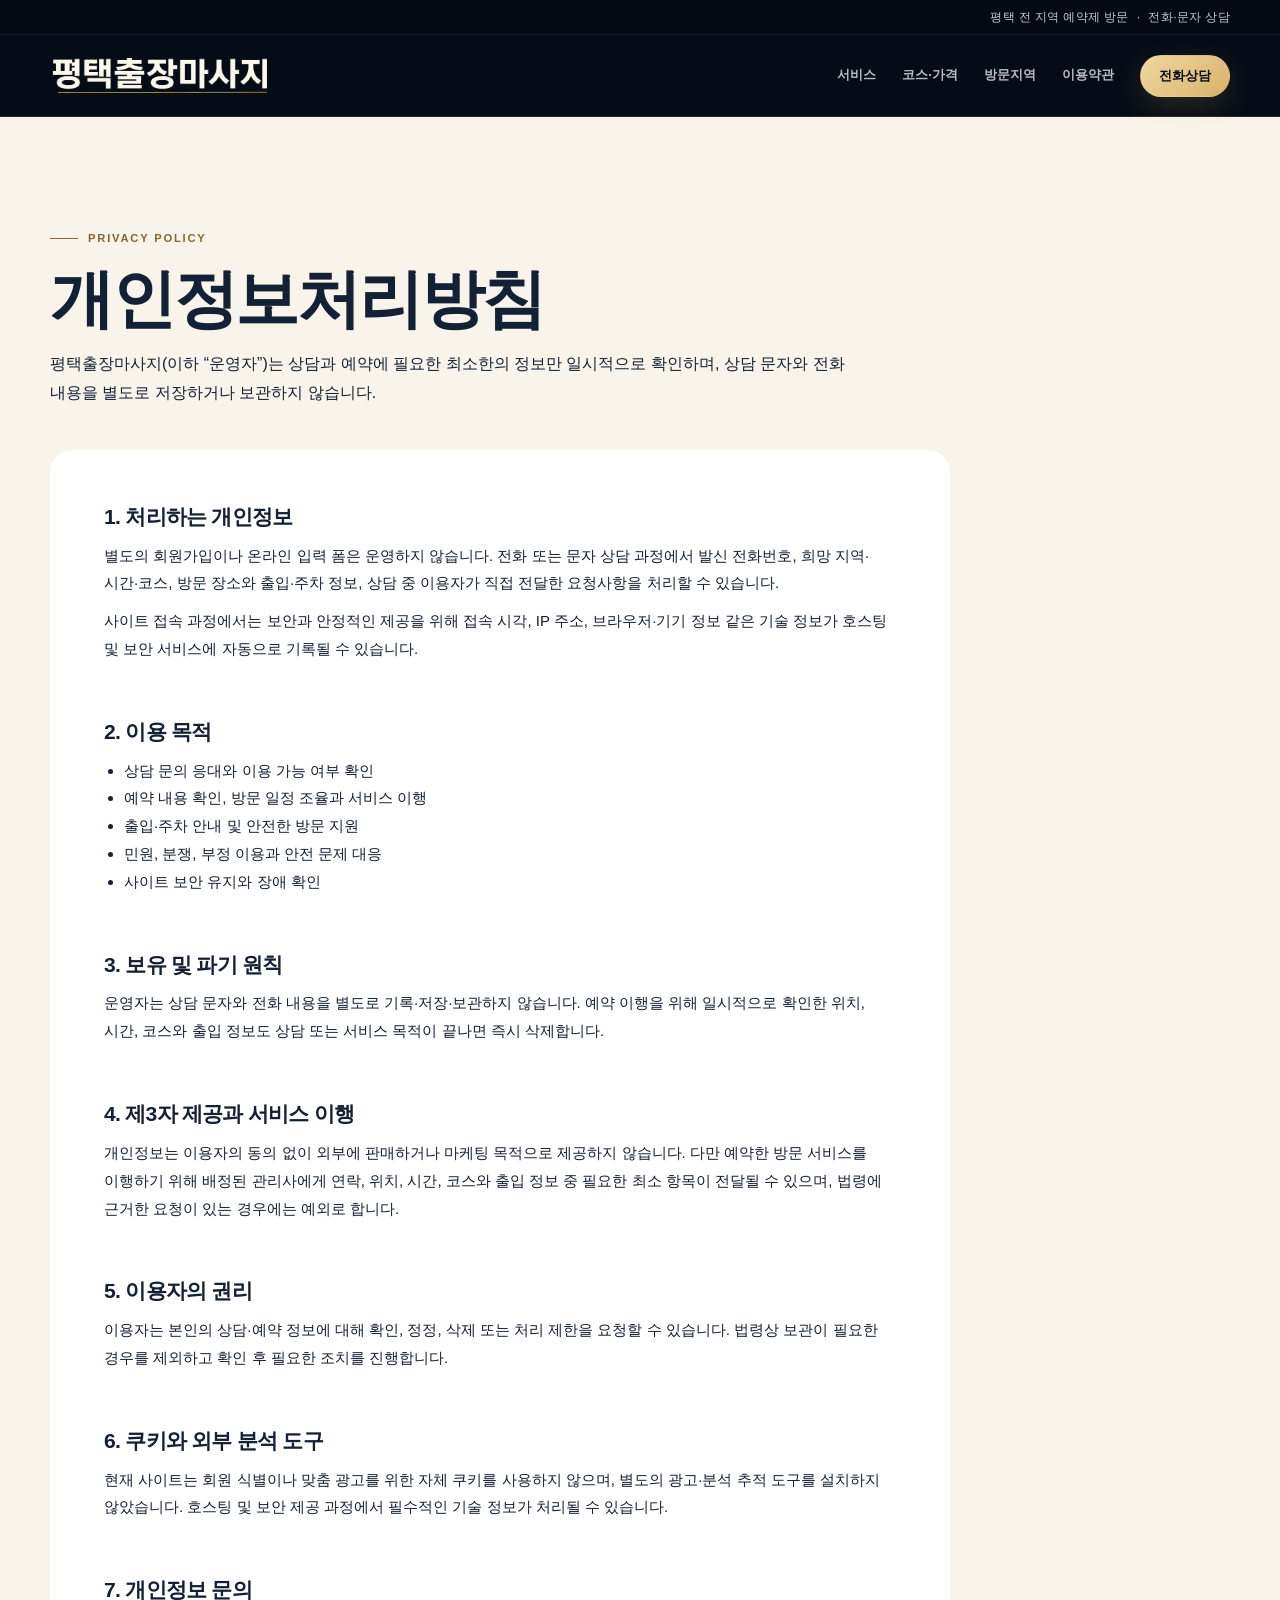
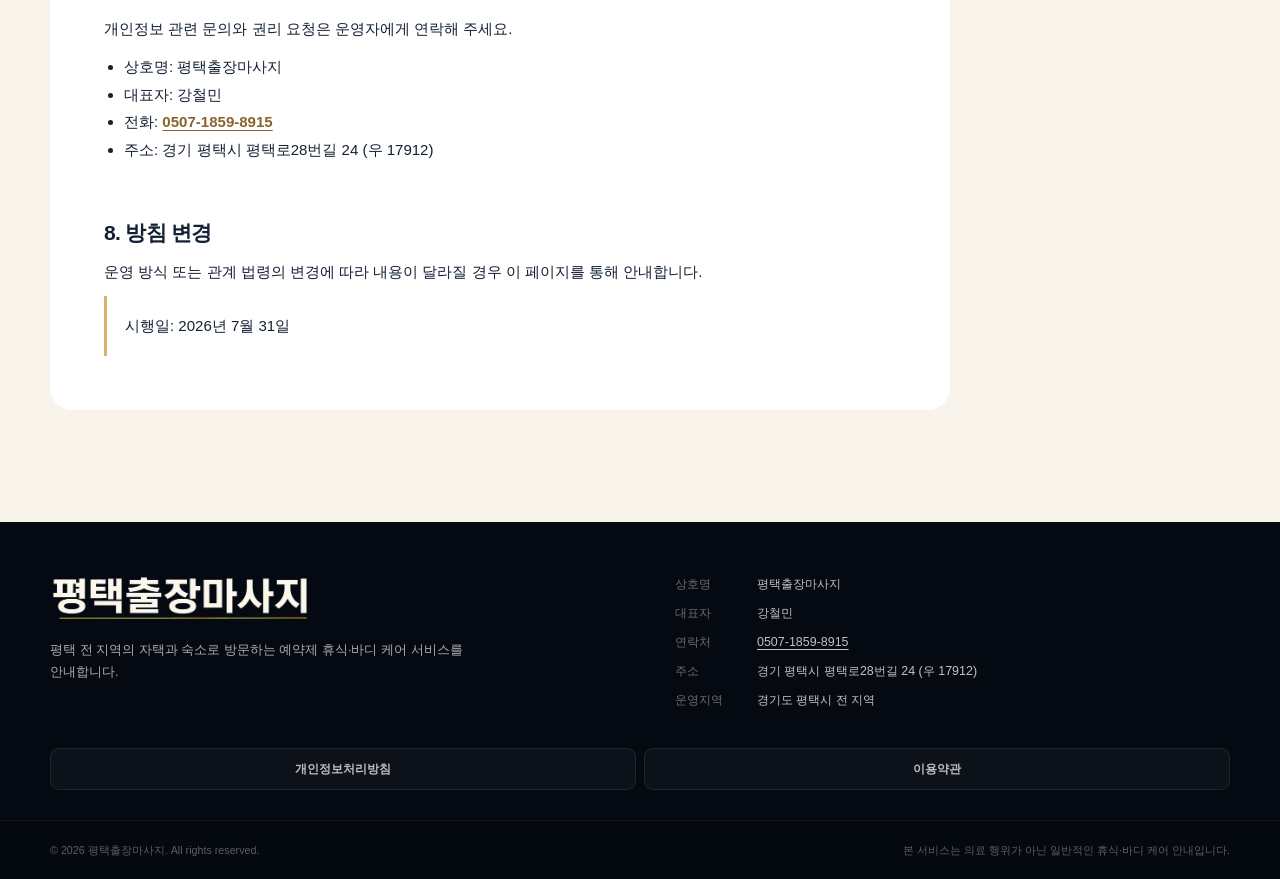
<file: privacy/index.html>
<!doctype html>
<html lang="ko">
<head>
  <meta charset="utf-8">
  <meta name="viewport" content="width=device-width, initial-scale=1">
  <title>개인정보처리방침 | 평택출장마사지</title>
  <meta name="description" content="평택출장마사지의 상담 및 예약 과정에서 처리하는 개인정보 항목, 상담 기록 비보유 원칙과 문의 방법을 안내합니다.">
  <meta name="robots" content="index, follow">
  <link rel="canonical" href="https://ptvisitcare.kr/privacy/">
  <meta property="og:type" content="website">
  <meta property="og:locale" content="ko_KR">
  <meta property="og:site_name" content="평택출장마사지">
  <meta property="og:title" content="개인정보처리방침 | 평택출장마사지">
  <meta property="og:description" content="상담 및 예약 과정에서 처리하는 개인정보와 보호 원칙을 안내합니다.">
  <meta property="og:url" content="https://ptvisitcare.kr/privacy/">
  <meta property="og:image" content="https://ptvisitcare.kr/images/og-pyeongtaek.jpg">
  <meta property="og:image:width" content="1200">
  <meta property="og:image:height" content="630">
  <meta name="twitter:card" content="summary_large_image">
  <meta name="twitter:title" content="개인정보처리방침 | 평택출장마사지">
  <meta name="twitter:description" content="상담 및 예약 과정에서 처리하는 개인정보와 보호 원칙을 안내합니다.">
  <meta name="twitter:image" content="https://ptvisitcare.kr/images/og-pyeongtaek.jpg">
  <meta name="theme-color" content="#07111f">
  <link rel="icon" href="../favicon.svg" type="image/svg+xml">
  <link rel="manifest" href="../manifest.webmanifest">
  <link rel="stylesheet" href="../css/style.css?v=20260731-4">
  <script src="../js/main.js?v=20260731-2" defer></script>
</head>
<body>
  <a class="skip-link" href="#main-content">본문 바로가기</a>
  <div class="site-notice" role="note"><div class="container site-notice__inner"><span>평택 전 지역 예약제 방문</span><span aria-hidden="true">·</span><span>전화·문자 상담</span></div></div>
  <header class="site-header" data-header>
    <div class="container header-inner">
      <a class="brand" href="../" aria-label="평택출장마사지 메인 페이지"><img class="brand-logo" src="../images/logo-pyeongtaek.webp" width="600" height="111" alt="평택출장마사지"></a>
      <button class="menu-toggle" type="button" aria-expanded="false" aria-controls="primary-navigation" aria-label="메뉴 열기" data-menu-toggle><span></span><span></span><span></span></button>
      <nav class="primary-nav" id="primary-navigation" aria-label="주요 메뉴" data-nav>
        <a href="../#service">서비스</a><a href="../#price">코스·가격</a><a href="../#region">방문지역</a><a href="../terms/">이용약관</a>
        <a class="button button--small button--gold nav-call" href="tel:050718598915" data-action="phone-click">전화상담</a>
      </nav>
    </div>
  </header>

  <main id="main-content" class="legal-page">
    <div class="container">
      <header class="legal-page__header">
        <p class="eyebrow eyebrow--dark"><span></span> PRIVACY POLICY</p>
        <h1>개인정보처리방침</h1>
        <p>평택출장마사지(이하 “운영자”)는 상담과 예약에 필요한 최소한의 정보만 일시적으로 확인하며, 상담 문자와 전화 내용을 별도로 저장하거나 보관하지 않습니다.</p>
      </header>

      <article class="legal-document">
        <section>
          <h2>1. 처리하는 개인정보</h2>
          <p>별도의 회원가입이나 온라인 입력 폼은 운영하지 않습니다. 전화 또는 문자 상담 과정에서 발신 전화번호, 희망 지역·시간·코스, 방문 장소와 출입·주차 정보, 상담 중 이용자가 직접 전달한 요청사항을 처리할 수 있습니다.</p>
          <p>사이트 접속 과정에서는 보안과 안정적인 제공을 위해 접속 시각, IP 주소, 브라우저·기기 정보 같은 기술 정보가 호스팅 및 보안 서비스에 자동으로 기록될 수 있습니다.</p>
        </section>
        <section>
          <h2>2. 이용 목적</h2>
          <ul>
            <li>상담 문의 응대와 이용 가능 여부 확인</li>
            <li>예약 내용 확인, 방문 일정 조율과 서비스 이행</li>
            <li>출입·주차 안내 및 안전한 방문 지원</li>
            <li>민원, 분쟁, 부정 이용과 안전 문제 대응</li>
            <li>사이트 보안 유지와 장애 확인</li>
          </ul>
        </section>
        <section>
          <h2>3. 보유 및 파기 원칙</h2>
          <p>운영자는 상담 문자와 전화 내용을 별도로 기록·저장·보관하지 않습니다. 예약 이행을 위해 일시적으로 확인한 위치, 시간, 코스와 출입 정보도 상담 또는 서비스 목적이 끝나면 즉시 삭제합니다.</p>
        </section>
        <section>
          <h2>4. 제3자 제공과 서비스 이행</h2>
          <p>개인정보는 이용자의 동의 없이 외부에 판매하거나 마케팅 목적으로 제공하지 않습니다. 다만 예약한 방문 서비스를 이행하기 위해 배정된 관리사에게 연락, 위치, 시간, 코스와 출입 정보 중 필요한 최소 항목이 전달될 수 있으며, 법령에 근거한 요청이 있는 경우에는 예외로 합니다.</p>
        </section>
        <section>
          <h2>5. 이용자의 권리</h2>
          <p>이용자는 본인의 상담·예약 정보에 대해 확인, 정정, 삭제 또는 처리 제한을 요청할 수 있습니다. 법령상 보관이 필요한 경우를 제외하고 확인 후 필요한 조치를 진행합니다.</p>
        </section>
        <section>
          <h2>6. 쿠키와 외부 분석 도구</h2>
          <p>현재 사이트는 회원 식별이나 맞춤 광고를 위한 자체 쿠키를 사용하지 않으며, 별도의 광고·분석 추적 도구를 설치하지 않았습니다. 호스팅 및 보안 제공 과정에서 필수적인 기술 정보가 처리될 수 있습니다.</p>
        </section>
        <section>
          <h2>7. 개인정보 문의</h2>
          <p>개인정보 관련 문의와 권리 요청은 운영자에게 연락해 주세요.</p>
          <ul>
            <li>상호명: 평택출장마사지</li>
            <li>대표자: 강철민</li>
            <li>전화: <a href="tel:050718598915">0507-1859-8915</a></li>
            <li>주소: 경기 평택시 평택로28번길 24 (우 17912)</li>
          </ul>
        </section>
        <section>
          <h2>8. 방침 변경</h2>
          <p>운영 방식 또는 관계 법령의 변경에 따라 내용이 달라질 경우 이 페이지를 통해 안내합니다.</p>
          <p class="legal-note">시행일: 2026년 7월 31일</p>
        </section>
      </article>
    </div>
  </main>

  <footer class="site-footer">
    <div class="container footer-main">
      <div class="footer-brand"><a class="brand" href="../" aria-label="평택출장마사지 메인 페이지"><img class="brand-logo" src="../images/logo-pyeongtaek.webp" width="600" height="111" alt="평택출장마사지"></a><p>평택 전 지역의 자택과 숙소로 방문하는 예약제 휴식·바디 케어 서비스를 안내합니다.</p></div>
      <dl class="business-info"><div><dt>상호명</dt><dd data-config-business>평택출장마사지</dd></div><div><dt>대표자</dt><dd>강철민</dd></div><div><dt>연락처</dt><dd><a href="tel:050718598915" data-action="phone-click" data-config-phone>0507-1859-8915</a></dd></div><div><dt>주소</dt><dd>경기 평택시 평택로28번길 24 (우 17912)</dd></div><div><dt>운영지역</dt><dd>경기도 평택시 전 지역</dd></div></dl>
    </div>
    <nav class="container footer-legal" aria-label="정책 안내"><a href="../privacy/" aria-current="page">개인정보처리방침</a><a href="../terms/">이용약관</a></nav>
    <div class="footer-bottom"><div class="container"><p>© <span data-current-year>2026</span> <span data-config-business>평택출장마사지</span>. All rights reserved.</p><p>본 서비스는 의료 행위가 아닌 일반적인 휴식·바디 케어 안내입니다.</p></div></div>
  </footer>
  <div class="mobile-cta" aria-label="빠른 상담"><a href="tel:050718598915" data-action="phone-click"><span aria-hidden="true">☎</span> 전화하기</a><a href="sms:050718598915" data-action="sms-click"><span aria-hidden="true">✉</span> 문자하기</a></div>
</body>
</html>
</file>
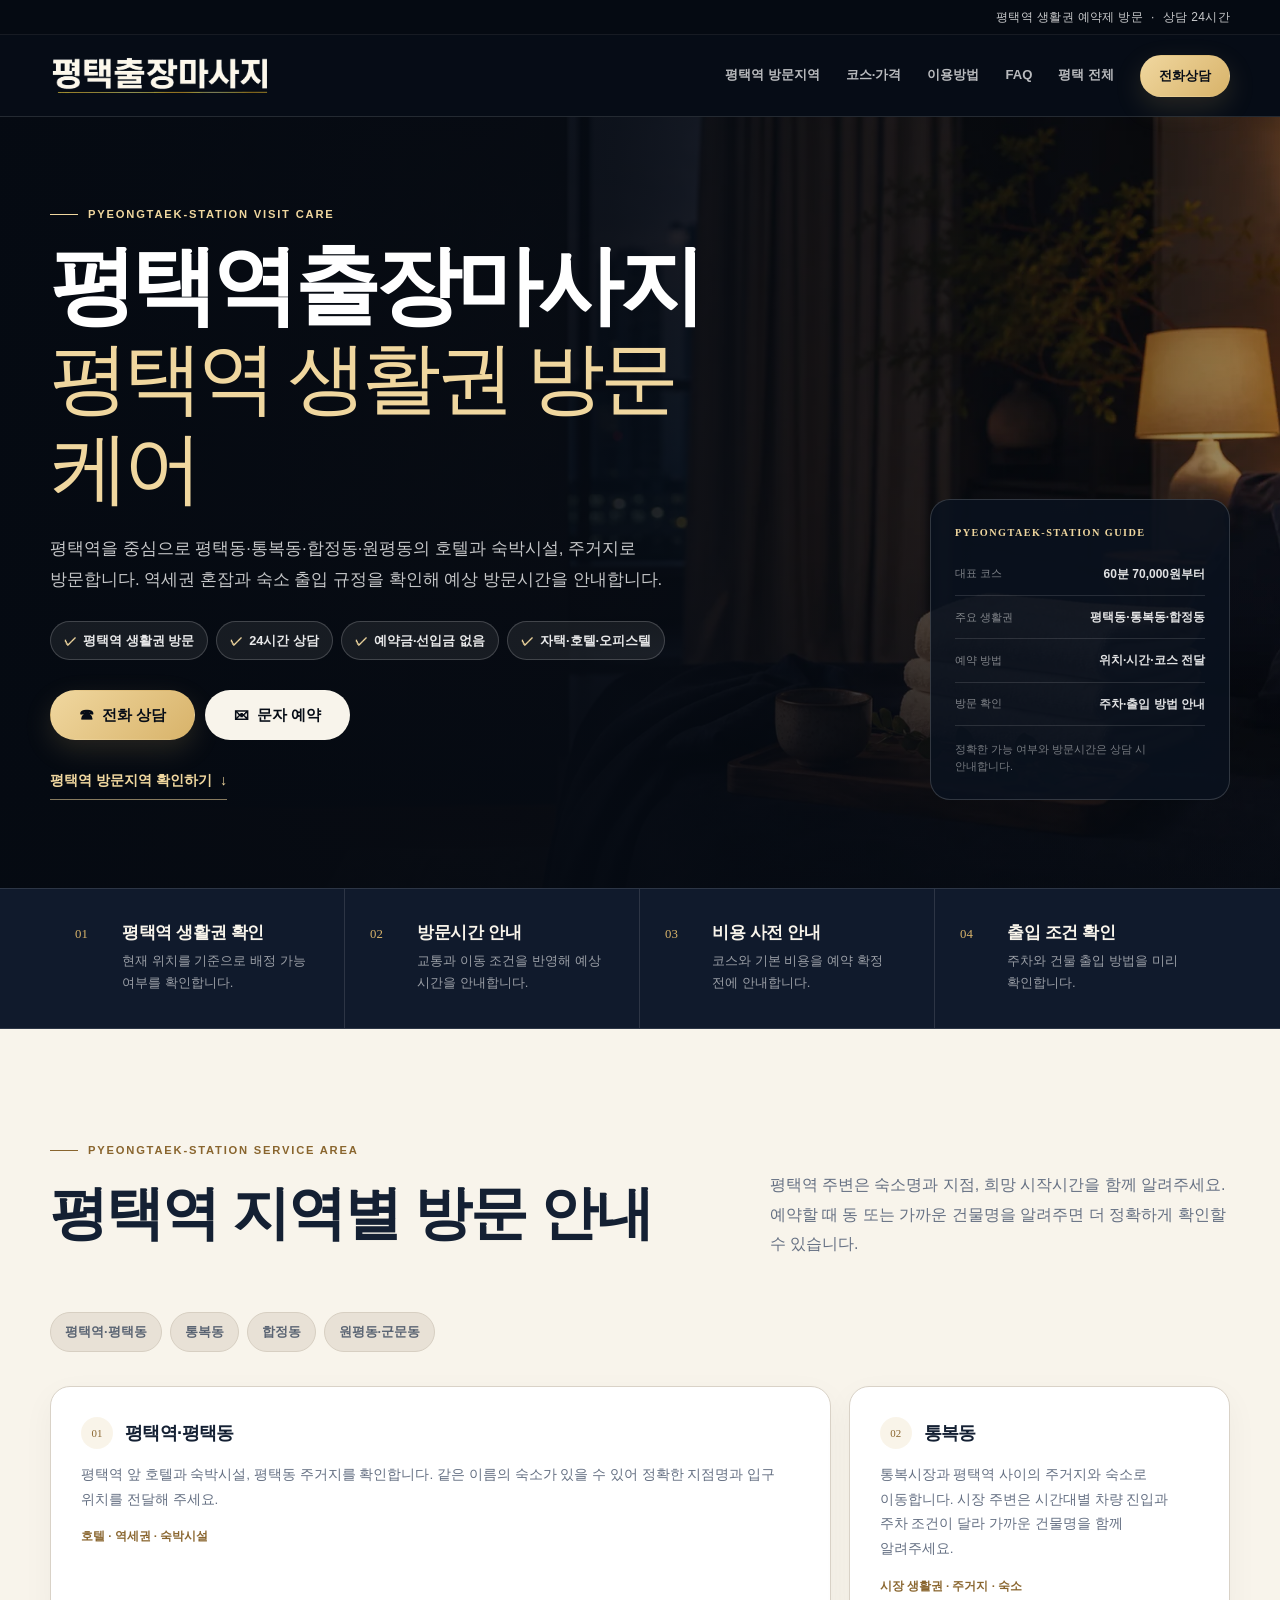
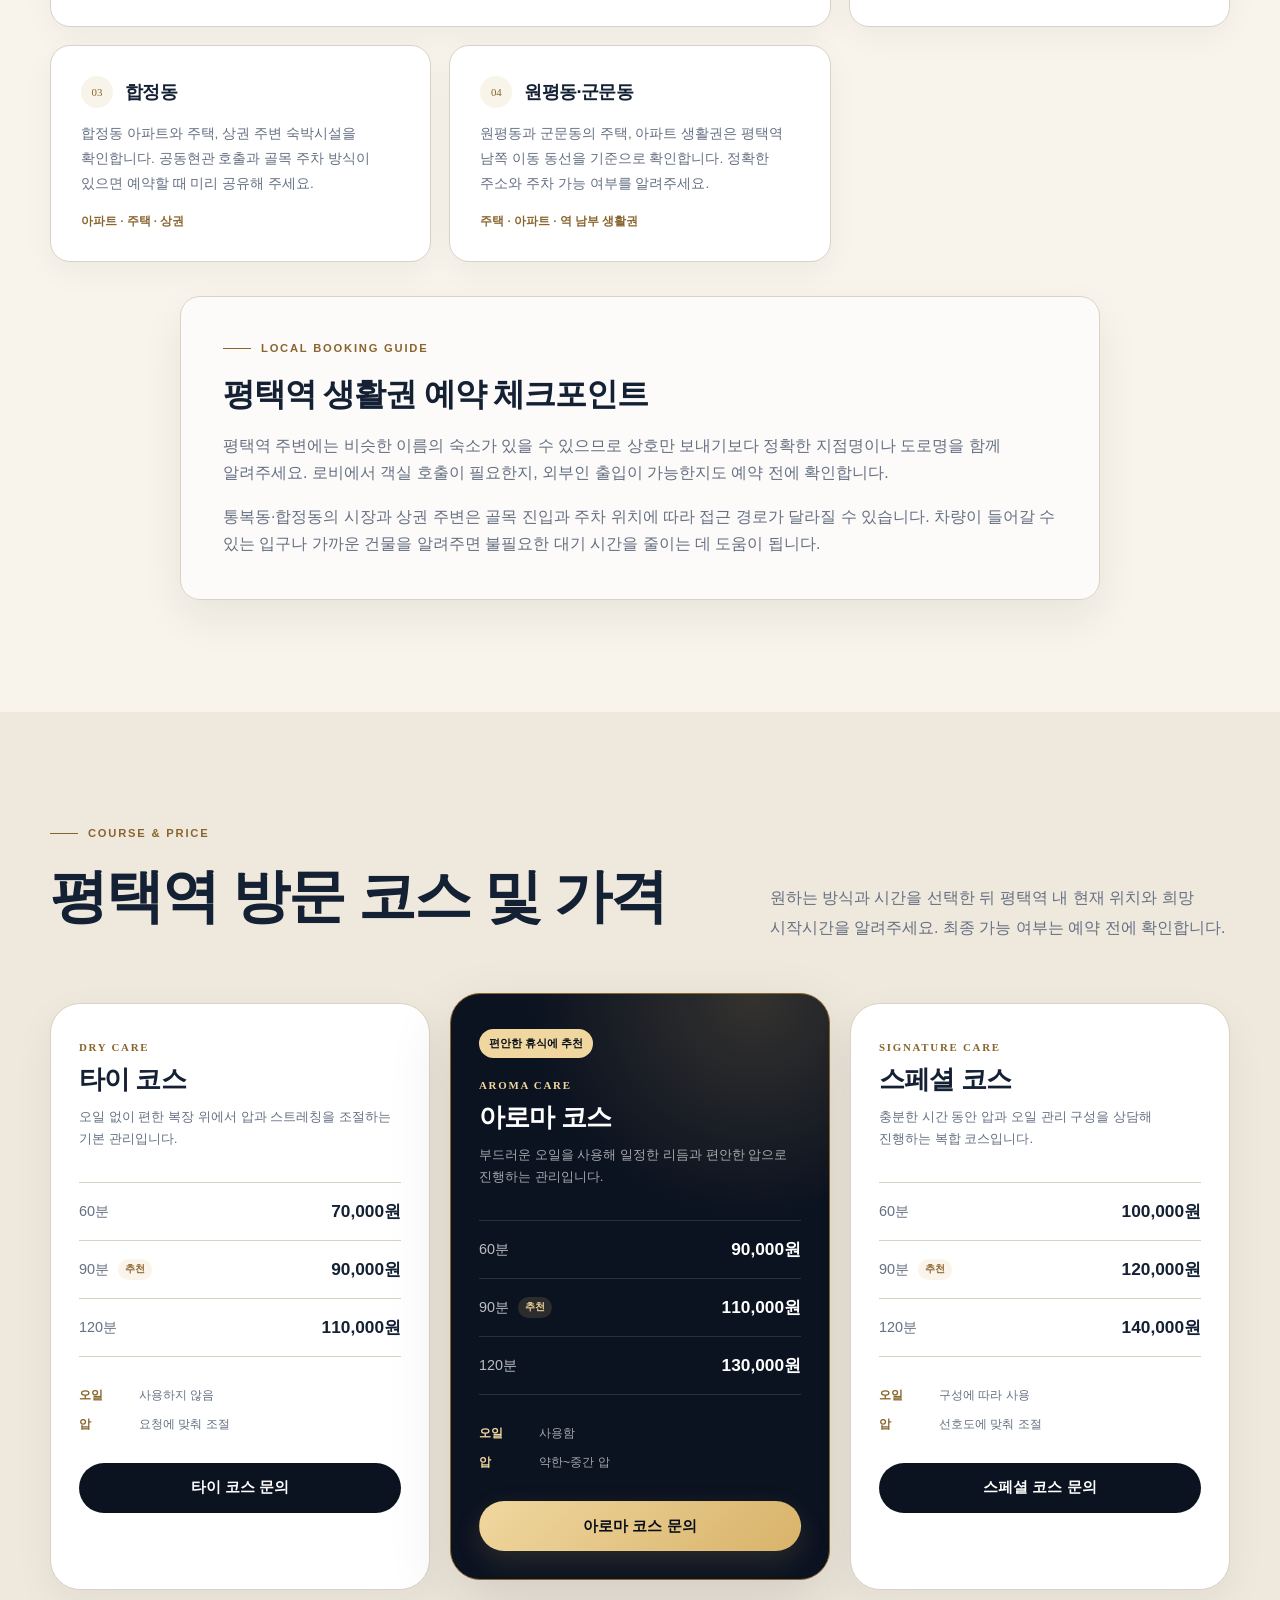
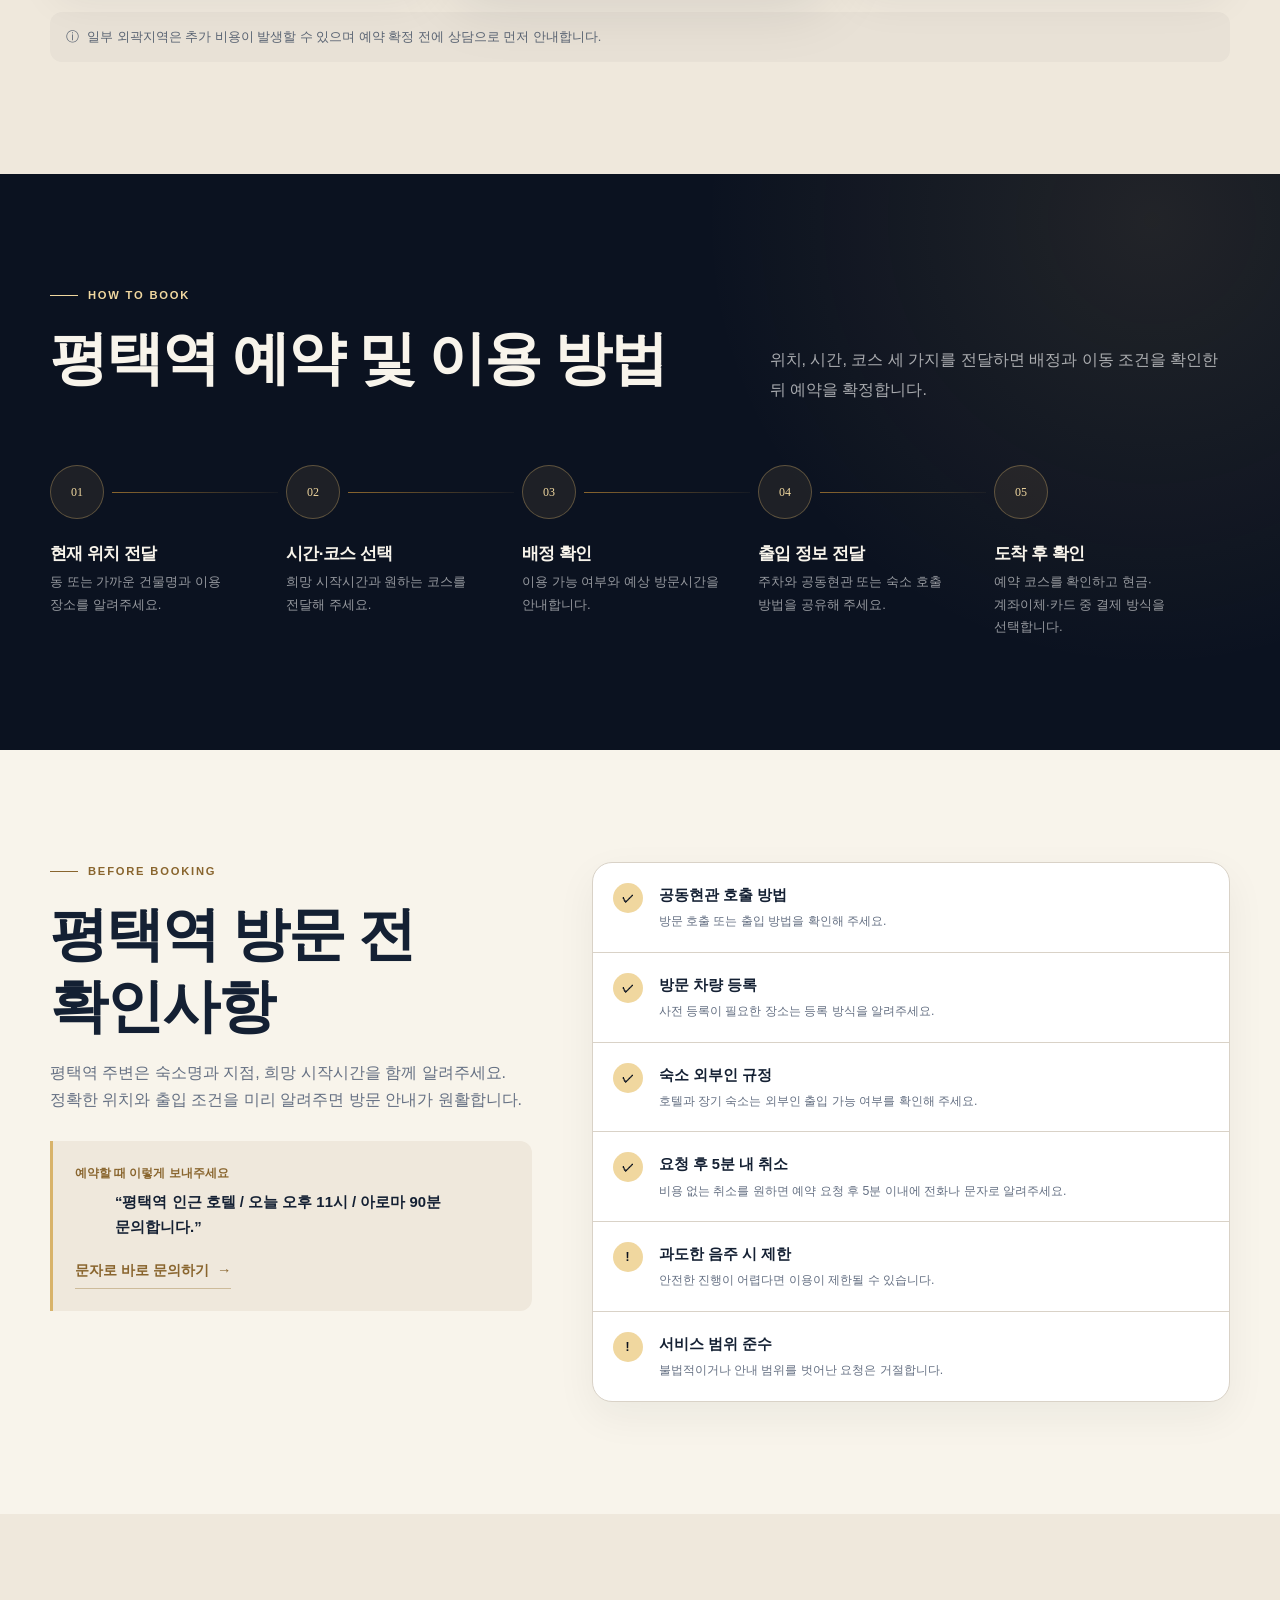
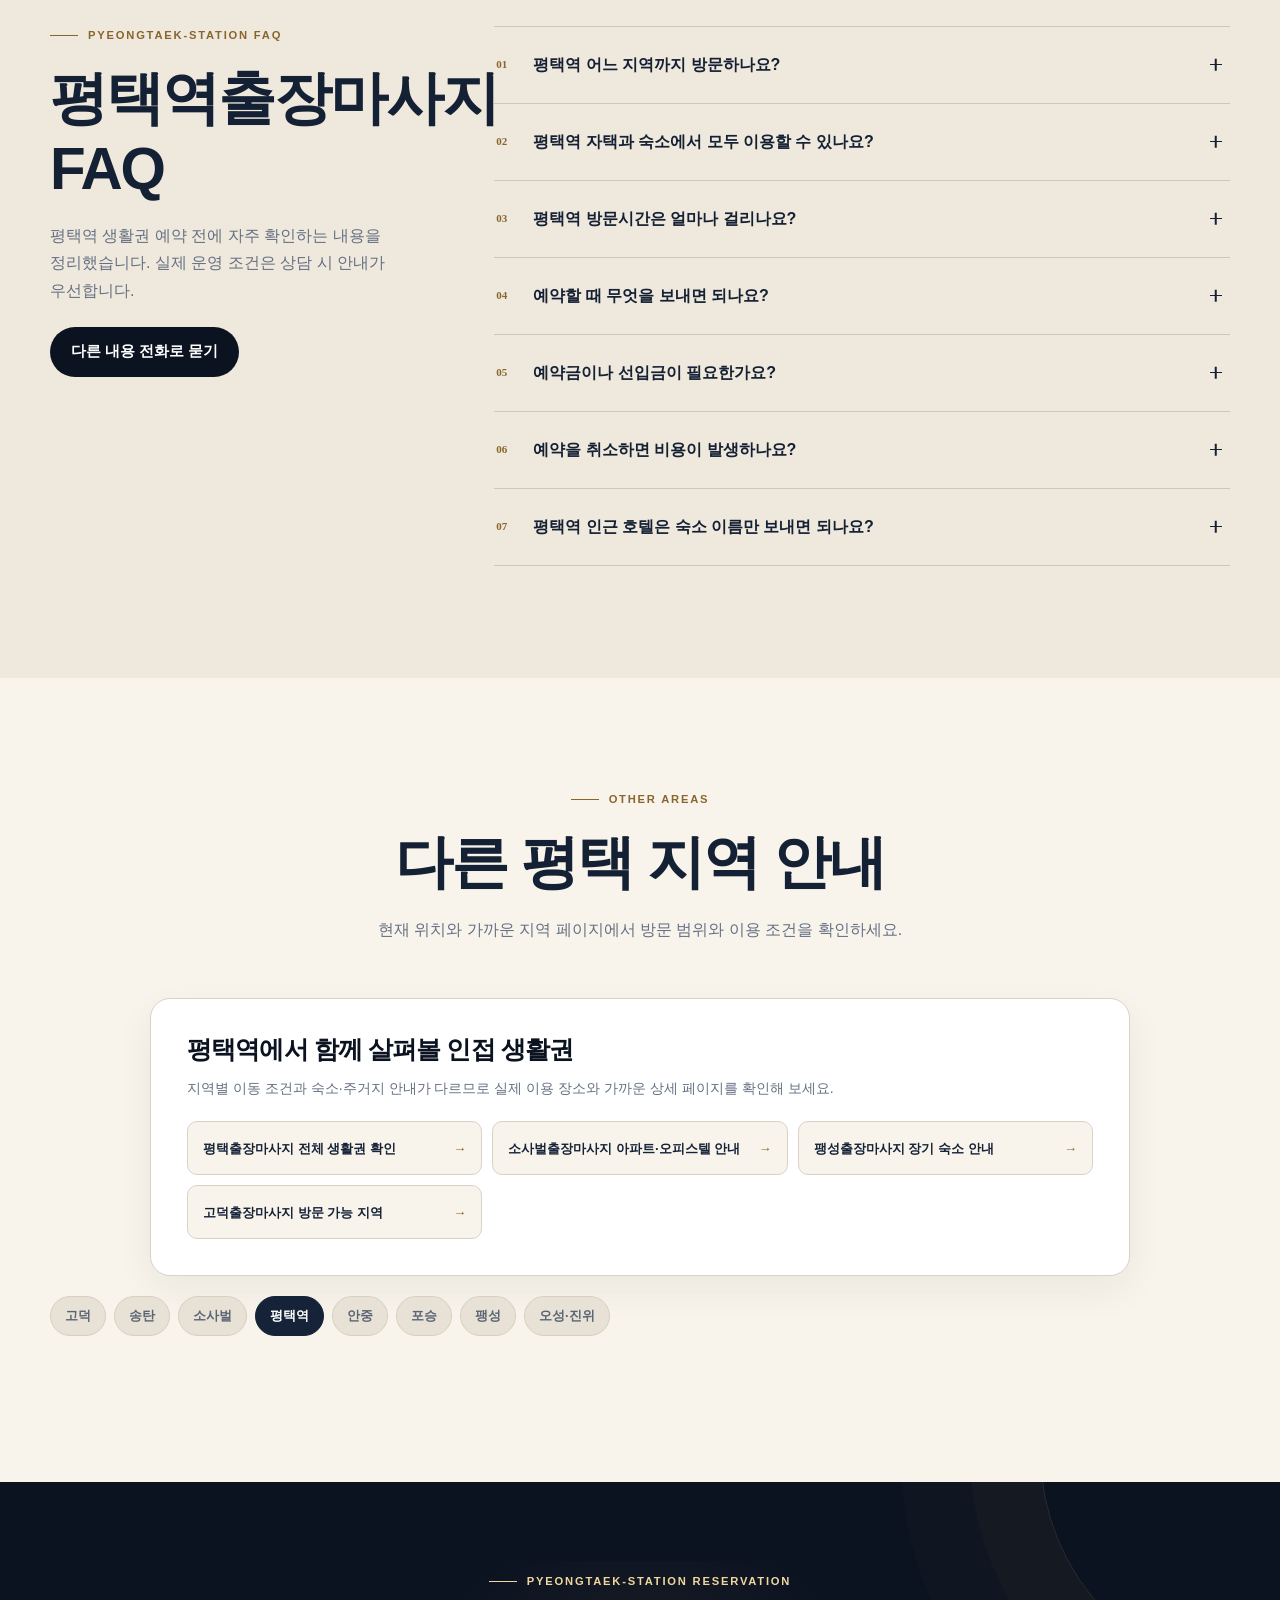
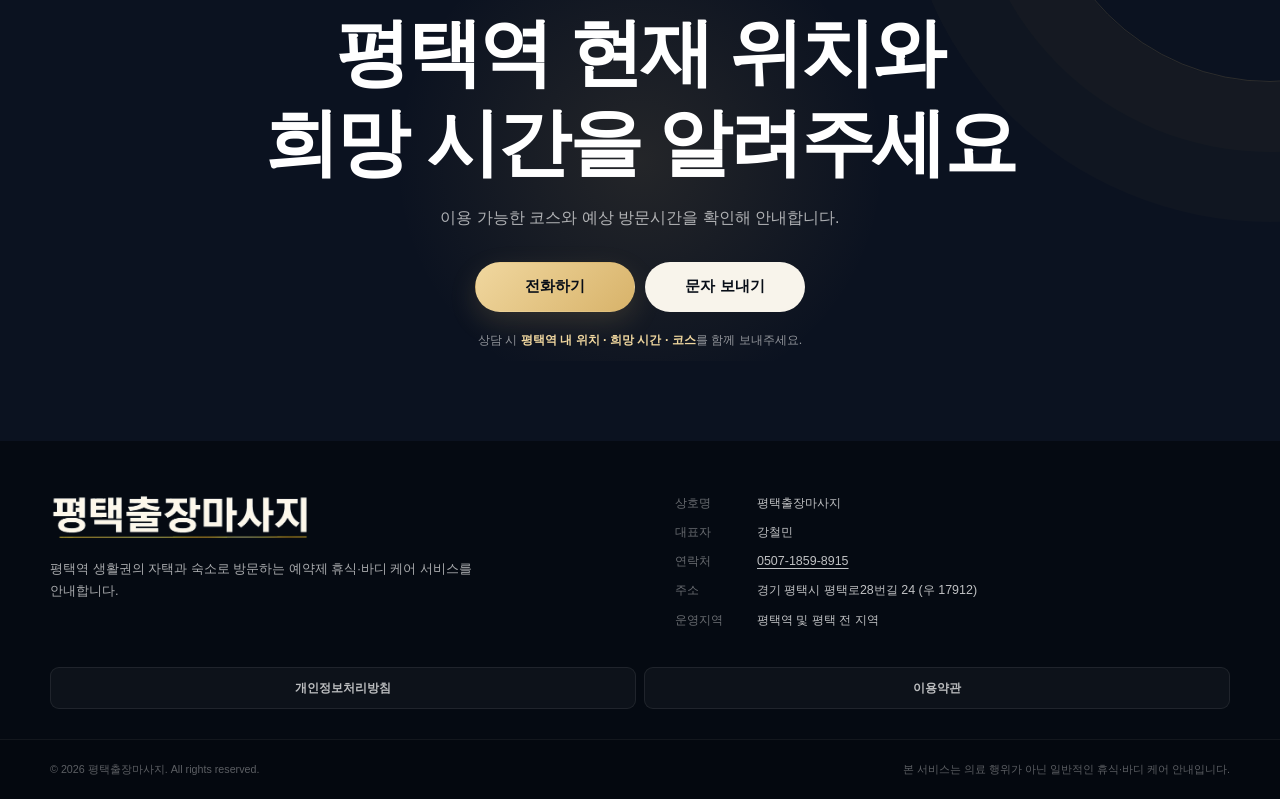
<file: pyeongtaek-station/index.html>
<!doctype html>
<html lang="ko" data-page-path="/pyeongtaek-station/">
<head>
  <meta charset="utf-8">
  <meta name="viewport" content="width=device-width, initial-scale=1">
  <title>평택역출장마사지 | 평택동·통복동·합정동 방문 케어</title>
  <meta name="description" content="평택역출장마사지 방문 안내. 평택동, 통복동, 합정동, 원평동의 호텔·숙소와 주거지 방문 범위, 코스와 예약 방법을 안내합니다.">
  <meta name="robots" content="index, follow, max-image-preview:large">
  <meta name="theme-color" content="#0b1220">
  <meta name="format-detection" content="telephone=no">
  <link rel="canonical" href="https://ptvisitcare.kr/pyeongtaek-station/">
  <link rel="alternate" hreflang="ko-KR" href="https://ptvisitcare.kr/pyeongtaek-station/">
  <meta property="og:type" content="website">
  <meta property="og:locale" content="ko_KR">
  <meta property="og:site_name" content="평택출장마사지">
  <meta property="og:title" content="평택역출장마사지 | 평택 평택역 방문 케어">
  <meta property="og:description" content="평택역출장마사지 방문 안내. 평택동, 통복동, 합정동, 원평동의 호텔·숙소와 주거지 방문 범위, 코스와 예약 방법을 안내합니다.">
  <meta property="og:url" content="https://ptvisitcare.kr/pyeongtaek-station/">
  <meta property="og:image" content="https://ptvisitcare.kr/images/og-pyeongtaek.jpg">
  <meta property="og:image:width" content="1200">
  <meta property="og:image:height" content="630">
  <meta property="og:image:alt" content="차분하게 정돈된 평택역 방문 케어 준비 공간">
  <meta name="twitter:card" content="summary_large_image">
  <meta name="twitter:title" content="평택역출장마사지 방문 안내">
  <meta name="twitter:description" content="평택역출장마사지 방문 안내. 평택동, 통복동, 합정동, 원평동의 호텔·숙소와 주거지 방문 범위, 코스와 예약 방법을 안내합니다.">
  <meta name="twitter:image" content="https://ptvisitcare.kr/images/og-pyeongtaek.jpg">
  <link rel="icon" href="../favicon.svg" type="image/svg+xml">
  <link rel="manifest" href="../manifest.webmanifest">
  <link rel="preload" href="../images/hero.webp" as="image" type="image/webp" fetchpriority="high">
  <link rel="stylesheet" href="../css/style.css?v=20260731-4">
  <script src="../js/main.js?v=20260731-2" defer></script>
  <script type="application/ld+json" id="structured-data">
{
  "@context": "https://schema.org",
  "@graph": [
    {
      "@type": "Organization",
      "@id": "https://ptvisitcare.kr/#organization",
      "name": "평택출장마사지",
      "url": "https://ptvisitcare.kr/",
      "telephone": "0507-1859-8915",
      "address": {
        "@type": "PostalAddress",
        "streetAddress": "평택로28번길 24",
        "addressLocality": "평택시",
        "addressRegion": "경기도",
        "postalCode": "17912",
        "addressCountry": "KR"
      }
    },
    {
      "@type": "WebSite",
      "@id": "https://ptvisitcare.kr/#website",
      "url": "https://ptvisitcare.kr/",
      "name": "평택출장마사지",
      "inLanguage": "ko-KR",
      "publisher": {
        "@id": "https://ptvisitcare.kr/#organization"
      }
    },
    {
      "@type": "Service",
      "@id": "https://ptvisitcare.kr/pyeongtaek-station/#service",
      "name": "평택역출장마사지 방문 케어",
      "serviceType": "출장 마사지 및 방문 케어",
      "description": "평택역출장마사지 방문 안내. 평택동, 통복동, 합정동, 원평동의 호텔·숙소와 주거지 방문 범위, 코스와 예약 방법을 안내합니다.",
      "url": "https://ptvisitcare.kr/pyeongtaek-station/",
      "provider": {
        "@id": "https://ptvisitcare.kr/#organization"
      },
      "areaServed": [
        {
          "@type": "AdministrativeArea",
          "name": "평택시 평택역·평택동"
        },
        {
          "@type": "AdministrativeArea",
          "name": "평택시 통복동"
        },
        {
          "@type": "AdministrativeArea",
          "name": "평택시 합정동"
        },
        {
          "@type": "AdministrativeArea",
          "name": "평택시 원평동·군문동"
        }
      ],
      "audience": {
        "@type": "PeopleAudience",
        "requiredMinAge": 19
      }
    },
    {
      "@type": "BreadcrumbList",
      "@id": "https://ptvisitcare.kr/pyeongtaek-station/#breadcrumb",
      "itemListElement": [
        {
          "@type": "ListItem",
          "position": 1,
          "name": "평택출장마사지",
          "item": "https://ptvisitcare.kr/"
        },
        {
          "@type": "ListItem",
          "position": 2,
          "name": "평택역출장마사지",
          "item": "https://ptvisitcare.kr/pyeongtaek-station/"
        }
      ]
    },
    {
      "@type": "FAQPage",
      "@id": "https://ptvisitcare.kr/pyeongtaek-station/#faq",
      "mainEntity": [
        {
          "@type": "Question",
          "name": "평택역 어느 지역까지 방문하나요?",
          "acceptedAnswer": {
            "@type": "Answer",
            "text": "평택역·평택동, 통복동, 합정동, 원평동·군문동 생활권을 확인합니다. 정확한 위치와 희망시간을 알려주시면 이동 가능 여부를 안내합니다."
          }
        },
        {
          "@type": "Question",
          "name": "평택역 자택과 숙소에서 모두 이용할 수 있나요?",
          "acceptedAnswer": {
            "@type": "Answer",
            "text": "자택, 아파트, 오피스텔, 호텔과 장기 숙소에서 이용할 수 있습니다. 숙박시설은 외부인 출입 가능 여부와 객실 호출 방법을 먼저 확인해 주세요."
          }
        },
        {
          "@type": "Question",
          "name": "평택역 방문시간은 얼마나 걸리나요?",
          "acceptedAnswer": {
            "@type": "Answer",
            "text": "평택역 주변은 숙소명과 지점, 희망 시작시간을 함께 알려주세요. 현재 관리사 위치와 교통, 주차와 출입 조건에 따라 달라지며 예약 확정 전에 예상 방문시간을 안내합니다."
          }
        },
        {
          "@type": "Question",
          "name": "예약할 때 무엇을 보내면 되나요?",
          "acceptedAnswer": {
            "@type": "Answer",
            "text": "현재 평택역 내 위치 또는 가까운 건물명, 희망 시작시간, 이용 장소와 원하는 코스를 전화나 문자로 전달해 주세요."
          }
        },
        {
          "@type": "Question",
          "name": "예약금이나 선입금이 필요한가요?",
          "acceptedAnswer": {
            "@type": "Answer",
            "text": "예약금과 선입금은 받지 않습니다. 결제는 현금, 계좌이체, 카드 모두 가능하며 관리사 도착 후 예약한 코스를 다시 확인합니다."
          }
        },
        {
          "@type": "Question",
          "name": "예약을 취소하면 비용이 발생하나요?",
          "acceptedAnswer": {
            "@type": "Answer",
            "text": "비용 없이 취소하려면 예약 요청 후 5분 이내에 전화나 문자로 알려주세요. 이후에는 관리사 배정과 이동 상황에 따라 취소 비용이 발생할 수 있으며 적용 여부는 상담으로 안내합니다."
          }
        },
        {
          "@type": "Question",
          "name": "평택역 인근 호텔은 숙소 이름만 보내면 되나요?",
          "acceptedAnswer": {
            "@type": "Answer",
            "text": "같은 이름이나 비슷한 이름의 숙소가 있을 수 있어 정확한 지점명, 도로명 또는 지도에서 확인되는 주소를 함께 보내주세요. 외부인 출입 규정도 예약 전에 확인해야 합니다."
          }
        }
      ]
    }
  ]
}
  </script>
</head>
<body>
  <a class="skip-link" href="#main-content">본문 바로가기</a>
  <div class="site-notice" role="note"><div class="container site-notice__inner"><span>평택역 생활권 예약제 방문</span><span aria-hidden="true">·</span><span>상담 24시간</span></div></div>
  <header class="site-header" data-header>
    <div class="container header-inner">
      <a class="brand" href="../" aria-label="평택출장마사지 메인 페이지"><img class="brand-logo" src="../images/logo-pyeongtaek.webp" width="600" height="111" alt="평택출장마사지"></a>
      <button class="menu-toggle" type="button" aria-expanded="false" aria-controls="primary-navigation" aria-label="메뉴 열기" data-menu-toggle><span></span><span></span><span></span></button>
      <nav class="primary-nav" id="primary-navigation" aria-label="주요 메뉴" data-nav>
        <a href="#area">평택역 방문지역</a><a href="#price">코스·가격</a><a href="#process">이용방법</a><a href="#faq">FAQ</a><a href="../">평택 전체</a>
        <a class="button button--small button--gold nav-call" href="tel:050718598915" data-action="phone-click">전화상담</a>
      </nav>
    </div>
  </header>
  <main id="main-content">
    <section class="hero" id="top" aria-labelledby="hero-title">
      <img class="hero-media" src="../images/hero.webp" width="1600" height="900" alt="차분하게 정돈된 평택역 방문 케어 준비 공간" fetchpriority="high" decoding="async">
      <div class="hero-shade" aria-hidden="true"></div>
      <div class="container hero-inner">
        <div class="hero-copy">
          <p class="eyebrow"><span></span> PYEONGTAEK-STATION VISIT CARE</p>
          <h1 id="hero-title">평택역출장마사지<br><em>평택역 생활권 방문 케어</em></h1>
          <p class="hero-lead">평택역을 중심으로 평택동·통복동·합정동·원평동의 호텔과 숙박시설, 주거지로 방문합니다. 역세권 혼잡과 숙소 출입 규정을 확인해 예상 방문시간을 안내합니다.</p>
          <ul class="hero-badges" aria-label="평택역 방문 서비스 안내"><li>평택역 생활권 방문</li><li>24시간 상담</li><li>예약금·선입금 없음</li><li>자택·호텔·오피스텔</li></ul>
          <div class="hero-actions" aria-label="상담 방법"><a class="button button--gold" href="tel:050718598915" data-action="phone-click"><span aria-hidden="true">☎</span> 전화 상담</a><a class="button button--light" href="sms:050718598915" data-action="sms-click"><span aria-hidden="true">✉</span> 문자 예약</a></div>
          <a class="text-link" href="#area">평택역 방문지역 확인하기 <span aria-hidden="true">↓</span></a>
        </div>
        <aside class="hero-summary" aria-label="평택역 빠른 이용 안내"><p class="hero-summary__label">PYEONGTAEK-STATION GUIDE</p><dl><div><dt>대표 코스</dt><dd>60분 70,000원부터</dd></div><div><dt>주요 생활권</dt><dd>평택동·통복동·합정동</dd></div><div><dt>예약 방법</dt><dd>위치·시간·코스 전달</dd></div><div><dt>방문 확인</dt><dd>주차·출입 방법 안내</dd></div></dl><p>정확한 가능 여부와 방문시간은 상담 시 안내합니다.</p></aside>
      </div>
    </section>
    <section class="feature-strip" aria-label="평택역 방문 케어 핵심 특징">
      <h2 class="sr-only">평택역 방문 케어 핵심 안내</h2>
      <div class="container feature-grid"><article class="feature-card"><span class="feature-number" aria-hidden="true">01</span><h3>평택역 생활권 확인</h3><p>현재 위치를 기준으로 배정 가능 여부를 확인합니다.</p></article><article class="feature-card"><span class="feature-number" aria-hidden="true">02</span><h3>방문시간 안내</h3><p>교통과 이동 조건을 반영해 예상 시간을 안내합니다.</p></article><article class="feature-card"><span class="feature-number" aria-hidden="true">03</span><h3>비용 사전 안내</h3><p>코스와 기본 비용을 예약 확정 전에 안내합니다.</p></article><article class="feature-card"><span class="feature-number" aria-hidden="true">04</span><h3>출입 조건 확인</h3><p>주차와 건물 출입 방법을 미리 확인합니다.</p></article></div>
    </section>
    <section class="section section--light" id="area" aria-labelledby="area-title">
      <div class="container">
        <div class="section-heading section-heading--split"><div><p class="eyebrow eyebrow--dark"><span></span> PYEONGTAEK-STATION SERVICE AREA</p><h2 id="area-title">평택역 지역별 방문 안내</h2></div><p>평택역 주변은 숙소명과 지점, 희망 시작시간을 함께 알려주세요. 예약할 때 동 또는 가까운 건물명을 알려주면 더 정확하게 확인할 수 있습니다.</p></div>
        <nav class="region-chips" aria-label="평택역 지역 바로가기"><a href="#area-1">평택역·평택동</a><a href="#area-2">통복동</a><a href="#area-3">합정동</a><a href="#area-4">원평동·군문동</a></nav>
        <div class="region-grid">
          <article class="region-card" id="area-1">
            <div class="region-card__heading"><span>01</span><h3>평택역·평택동</h3></div>
            <p>평택역 앞 호텔과 숙박시설, 평택동 주거지를 확인합니다. 같은 이름의 숙소가 있을 수 있어 정확한 지점명과 입구 위치를 전달해 주세요.</p>
            <p class="region-tags">호텔 · 역세권 · 숙박시설</p>
          </article>
          <article class="region-card" id="area-2">
            <div class="region-card__heading"><span>02</span><h3>통복동</h3></div>
            <p>통복시장과 평택역 사이의 주거지와 숙소로 이동합니다. 시장 주변은 시간대별 차량 진입과 주차 조건이 달라 가까운 건물명을 함께 알려주세요.</p>
            <p class="region-tags">시장 생활권 · 주거지 · 숙소</p>
          </article>
          <article class="region-card" id="area-3">
            <div class="region-card__heading"><span>03</span><h3>합정동</h3></div>
            <p>합정동 아파트와 주택, 상권 주변 숙박시설을 확인합니다. 공동현관 호출과 골목 주차 방식이 있으면 예약할 때 미리 공유해 주세요.</p>
            <p class="region-tags">아파트 · 주택 · 상권</p>
          </article>
          <article class="region-card" id="area-4">
            <div class="region-card__heading"><span>04</span><h3>원평동·군문동</h3></div>
            <p>원평동과 군문동의 주택, 아파트 생활권은 평택역 남쪽 이동 동선을 기준으로 확인합니다. 정확한 주소와 주차 가능 여부를 알려주세요.</p>
            <p class="region-tags">주택 · 아파트 · 역 남부 생활권</p>
          </article>
        </div>
        <article class="local-guide" aria-labelledby="pyeongtaek-station-guide-title">
          <p class="eyebrow eyebrow--dark"><span></span> LOCAL BOOKING GUIDE</p>
          <h3 id="pyeongtaek-station-guide-title">평택역 생활권 예약 체크포인트</h3>
          <p>평택역 주변에는 비슷한 이름의 숙소가 있을 수 있으므로 상호만 보내기보다 정확한 지점명이나 도로명을 함께 알려주세요. 로비에서 객실 호출이 필요한지, 외부인 출입이 가능한지도 예약 전에 확인합니다.</p><p>통복동·합정동의 시장과 상권 주변은 골목 진입과 주차 위치에 따라 접근 경로가 달라질 수 있습니다. 차량이 들어갈 수 있는 입구나 가까운 건물을 알려주면 불필요한 대기 시간을 줄이는 데 도움이 됩니다.</p>
        </article>
      </div>
    </section>
    <section class="section section--cream" id="price" aria-labelledby="price-title">
      <div class="container">
        <div class="section-heading section-heading--split"><div><p class="eyebrow eyebrow--dark"><span></span> COURSE &amp; PRICE</p><h2 id="price-title">평택역 방문 코스 및 가격</h2></div><p>원하는 방식과 시간을 선택한 뒤 평택역 내 현재 위치와 희망 시작시간을 알려주세요. 최종 가능 여부는 예약 전에 확인합니다.</p></div>

        <div class="price-grid">
          <article class="price-card">
            <div class="price-card__top"><p class="price-kicker">DRY CARE</p><h3>타이 코스</h3><p>오일 없이 편한 복장 위에서 압과 스트레칭을 조절하는 기본 관리입니다.</p></div>
            <ul class="price-list" aria-label="타이 코스 가격"><li><span>60분</span><strong>70,000원</strong></li><li class="is-recommended"><span>90분 <small>추천</small></span><strong>90,000원</strong></li><li><span>120분</span><strong>110,000원</strong></li></ul>
            <dl class="course-meta"><div><dt>오일</dt><dd>사용하지 않음</dd></div><div><dt>압</dt><dd>요청에 맞춰 조절</dd></div></dl>
            <a class="button button--dark button--full" href="sms:050718598915" data-action="sms-click" data-course="평택역 타이 코스">타이 코스 문의</a>
          </article>
          <article class="price-card price-card--featured">
            <div class="price-ribbon">편안한 휴식에 추천</div>
            <div class="price-card__top"><p class="price-kicker">AROMA CARE</p><h3>아로마 코스</h3><p>부드러운 오일을 사용해 일정한 리듬과 편안한 압으로 진행하는 관리입니다.</p></div>
            <ul class="price-list" aria-label="아로마 코스 가격"><li><span>60분</span><strong>90,000원</strong></li><li class="is-recommended"><span>90분 <small>추천</small></span><strong>110,000원</strong></li><li><span>120분</span><strong>130,000원</strong></li></ul>
            <dl class="course-meta"><div><dt>오일</dt><dd>사용함</dd></div><div><dt>압</dt><dd>약한~중간 압</dd></div></dl>
            <a class="button button--gold button--full" href="sms:050718598915" data-action="sms-click" data-course="평택역 아로마 코스">아로마 코스 문의</a>
          </article>
          <article class="price-card">
            <div class="price-card__top"><p class="price-kicker">SIGNATURE CARE</p><h3>스페셜 코스</h3><p>충분한 시간 동안 압과 오일 관리 구성을 상담해 진행하는 복합 코스입니다.</p></div>
            <ul class="price-list" aria-label="스페셜 코스 가격"><li><span>60분</span><strong>100,000원</strong></li><li class="is-recommended"><span>90분 <small>추천</small></span><strong>120,000원</strong></li><li><span>120분</span><strong>140,000원</strong></li></ul>
            <dl class="course-meta"><div><dt>오일</dt><dd>구성에 따라 사용</dd></div><div><dt>압</dt><dd>선호도에 맞춰 조절</dd></div></dl>
            <a class="button button--dark button--full" href="sms:050718598915" data-action="sms-click" data-course="평택역 스페셜 코스">스페셜 코스 문의</a>
          </article>
        </div>
        <p class="price-note"><span aria-hidden="true">ⓘ</span> 일부 외곽지역은 추가 비용이 발생할 수 있으며 예약 확정 전에 상담으로 먼저 안내합니다.</p>
      </div>
    </section>
    <section class="section section--navy process-section" id="process" aria-labelledby="process-title">
      <div class="container">
        <div class="section-heading section-heading--split"><div><p class="eyebrow"><span></span> HOW TO BOOK</p><h2 id="process-title">평택역 예약 및 이용 방법</h2></div><p>위치, 시간, 코스 세 가지를 전달하면 배정과 이동 조건을 확인한 뒤 예약을 확정합니다.</p></div>
        <ol class="process-list"><li><span>01</span><div><h3>현재 위치 전달</h3><p>동 또는 가까운 건물명과 이용 장소를 알려주세요.</p></div></li><li><span>02</span><div><h3>시간·코스 선택</h3><p>희망 시작시간과 원하는 코스를 전달해 주세요.</p></div></li><li><span>03</span><div><h3>배정 확인</h3><p>이용 가능 여부와 예상 방문시간을 안내합니다.</p></div></li><li><span>04</span><div><h3>출입 정보 전달</h3><p>주차와 공동현관 또는 숙소 호출 방법을 공유해 주세요.</p></div></li><li><span>05</span><div><h3>도착 후 확인</h3><p>예약 코스를 확인하고 현금·계좌이체·카드 중 결제 방식을 선택합니다.</p></div></li></ol>
      </div>
    </section>
    <section class="section section--light" id="booking-info" aria-labelledby="booking-title">
      <div class="container booking-layout">
        <div class="booking-copy"><p class="eyebrow eyebrow--dark"><span></span> BEFORE BOOKING</p><h2 id="booking-title">평택역 방문 전 확인사항</h2><p>평택역 주변은 숙소명과 지점, 희망 시작시간을 함께 알려주세요. 정확한 위치와 출입 조건을 미리 알려주면 방문 안내가 원활합니다.</p><div class="booking-contact"><p>예약할 때 이렇게 보내주세요</p><blockquote>“평택역 인근 호텔 / 오늘 오후 11시 / 아로마 90분 문의합니다.”</blockquote><a class="text-link text-link--dark" href="sms:050718598915" data-action="sms-click">문자로 바로 문의하기 <span aria-hidden="true">→</span></a></div></div>
        <ul class="notice-list"><li><span aria-hidden="true">✓</span><div><strong>공동현관 호출 방법</strong><p>방문 호출 또는 출입 방법을 확인해 주세요.</p></div></li><li><span aria-hidden="true">✓</span><div><strong>방문 차량 등록</strong><p>사전 등록이 필요한 장소는 등록 방식을 알려주세요.</p></div></li><li><span aria-hidden="true">✓</span><div><strong>숙소 외부인 규정</strong><p>호텔과 장기 숙소는 외부인 출입 가능 여부를 확인해 주세요.</p></div></li><li><span aria-hidden="true">✓</span><div><strong>요청 후 5분 내 취소</strong><p>비용 없는 취소를 원하면 예약 요청 후 5분 이내에 전화나 문자로 알려주세요.</p></div></li><li><span aria-hidden="true">!</span><div><strong>과도한 음주 시 제한</strong><p>안전한 진행이 어렵다면 이용이 제한될 수 있습니다.</p></div></li><li><span aria-hidden="true">!</span><div><strong>서비스 범위 준수</strong><p>불법적이거나 안내 범위를 벗어난 요청은 거절합니다.</p></div></li></ul>
      </div>
    </section>
    <section class="section section--cream" id="faq" aria-labelledby="faq-title">
      <div class="container faq-layout">
        <div class="faq-intro"><p class="eyebrow eyebrow--dark"><span></span> PYEONGTAEK-STATION FAQ</p><h2 id="faq-title">평택역출장마사지 FAQ</h2><p>평택역 생활권 예약 전에 자주 확인하는 내용을 정리했습니다. 실제 운영 조건은 상담 시 안내가 우선합니다.</p><a class="button button--dark" href="tel:050718598915" data-action="phone-click">다른 내용 전화로 묻기</a></div>
        <div class="faq-list" data-accordion>
          <details>
            <summary><span>01</span>평택역 어느 지역까지 방문하나요?<i aria-hidden="true"></i></summary>
            <div><p>평택역·평택동, 통복동, 합정동, 원평동·군문동 생활권을 확인합니다. 정확한 위치와 희망시간을 알려주시면 이동 가능 여부를 안내합니다.</p></div>
          </details>
          <details>
            <summary><span>02</span>평택역 자택과 숙소에서 모두 이용할 수 있나요?<i aria-hidden="true"></i></summary>
            <div><p>자택, 아파트, 오피스텔, 호텔과 장기 숙소에서 이용할 수 있습니다. 숙박시설은 외부인 출입 가능 여부와 객실 호출 방법을 먼저 확인해 주세요.</p></div>
          </details>
          <details>
            <summary><span>03</span>평택역 방문시간은 얼마나 걸리나요?<i aria-hidden="true"></i></summary>
            <div><p>평택역 주변은 숙소명과 지점, 희망 시작시간을 함께 알려주세요. 현재 관리사 위치와 교통, 주차와 출입 조건에 따라 달라지며 예약 확정 전에 예상 방문시간을 안내합니다.</p></div>
          </details>
          <details>
            <summary><span>04</span>예약할 때 무엇을 보내면 되나요?<i aria-hidden="true"></i></summary>
            <div><p>현재 평택역 내 위치 또는 가까운 건물명, 희망 시작시간, 이용 장소와 원하는 코스를 전화나 문자로 전달해 주세요.</p></div>
          </details>
          <details>
            <summary><span>05</span>예약금이나 선입금이 필요한가요?<i aria-hidden="true"></i></summary>
            <div><p>예약금과 선입금은 받지 않습니다. 결제는 현금, 계좌이체, 카드 모두 가능하며 관리사 도착 후 예약한 코스를 다시 확인합니다.</p></div>
          </details>
          <details>
            <summary><span>06</span>예약을 취소하면 비용이 발생하나요?<i aria-hidden="true"></i></summary>
            <div><p>비용 없이 취소하려면 예약 요청 후 5분 이내에 전화나 문자로 알려주세요. 이후에는 관리사 배정과 이동 상황에 따라 취소 비용이 발생할 수 있으며 적용 여부는 상담으로 안내합니다.</p></div>
          </details>
          <details>
            <summary><span>07</span>평택역 인근 호텔은 숙소 이름만 보내면 되나요?<i aria-hidden="true"></i></summary>
            <div><p>같은 이름이나 비슷한 이름의 숙소가 있을 수 있어 정확한 지점명, 도로명 또는 지도에서 확인되는 주소를 함께 보내주세요. 외부인 출입 규정도 예약 전에 확인해야 합니다.</p></div>
          </details>
        </div>
      </div>
    </section>
    <section class="section section--light" aria-labelledby="other-region-title">
      <div class="container">
        <div class="section-heading section-heading--center"><p class="eyebrow eyebrow--dark"><span></span> OTHER AREAS</p><h2 id="other-region-title">다른 평택 지역 안내</h2><p>현재 위치와 가까운 지역 페이지에서 방문 범위와 이용 조건을 확인하세요.</p></div>
        <div class="contextual-links" aria-labelledby="pyeongtaek-station-nearby-title">
          <h3 id="pyeongtaek-station-nearby-title">평택역에서 함께 살펴볼 인접 생활권</h3>
          <p>지역별 이동 조건과 숙소·주거지 안내가 다르므로 실제 이용 장소와 가까운 상세 페이지를 확인해 보세요.</p>
          <nav class="contextual-link-grid" aria-label="평택역 인접 지역 상세 안내"><a href="../"><span>평택출장마사지 전체 생활권 확인</span><i aria-hidden="true">→</i></a><a href="../sosabeol/"><span>소사벌출장마사지 아파트·오피스텔 안내</span><i aria-hidden="true">→</i></a><a href="../paengseong/"><span>팽성출장마사지 장기 숙소 안내</span><i aria-hidden="true">→</i></a><a href="../godeok/"><span>고덕출장마사지 방문 가능 지역</span><i aria-hidden="true">→</i></a></nav>
        </div>
        <nav class="region-chips" aria-label="다른 평택 지역 페이지"><a href="../godeok/">고덕</a><a href="../songtan/">송탄</a><a href="../sosabeol/">소사벌</a><a href="../pyeongtaek-station/" aria-current="page">평택역</a><a href="../anjung/">안중</a><a href="../poseung/">포승</a><a href="../paengseong/">팽성</a><a href="../oseong-jinwi/">오성·진위</a></nav>
      </div>
    </section>
    <section class="final-cta" aria-labelledby="final-title">
      <div class="final-cta__glow" aria-hidden="true"></div><div class="container final-cta__inner"><p class="eyebrow"><span></span> PYEONGTAEK-STATION RESERVATION</p><h2 id="final-title">평택역 현재 위치와<br>희망 시간을 알려주세요</h2><p>이용 가능한 코스와 예상 방문시간을 확인해 안내합니다.</p><div class="final-actions"><a class="button button--gold" href="tel:050718598915" data-action="phone-click">전화하기</a><a class="button button--light" href="sms:050718598915" data-action="sms-click">문자 보내기</a></div><p class="final-note">상담 시 <strong>평택역 내 위치 · 희망 시간 · 코스</strong>를 함께 보내주세요.</p></div>
    </section>
  </main>
  <footer class="site-footer">
    <div class="container footer-main"><div class="footer-brand"><a class="brand" href="../" aria-label="평택출장마사지 메인 페이지"><img class="brand-logo" src="../images/logo-pyeongtaek.webp" width="600" height="111" alt="평택출장마사지"></a><p>평택역 생활권의 자택과 숙소로 방문하는 예약제 휴식·바디 케어 서비스를 안내합니다.</p></div><dl class="business-info"><div><dt>상호명</dt><dd data-config-business>평택출장마사지</dd></div><div><dt>대표자</dt><dd>강철민</dd></div><div><dt>연락처</dt><dd><a href="tel:050718598915" data-action="phone-click" data-config-phone>0507-1859-8915</a></dd></div><div><dt>주소</dt><dd>경기 평택시 평택로28번길 24 (우 17912)</dd></div><div><dt>운영지역</dt><dd>평택역 및 평택 전 지역</dd></div></dl></div>
    <nav class="container footer-legal" aria-label="정책 안내"><a href="../privacy/">개인정보처리방침</a><a href="../terms/">이용약관</a></nav>
    <div class="footer-bottom"><div class="container"><p>© <span data-current-year>2026</span> <span data-config-business>평택출장마사지</span>. All rights reserved.</p><p>본 서비스는 의료 행위가 아닌 일반적인 휴식·바디 케어 안내입니다.</p></div></div>
  </footer>
  <nav class="mobile-cta" aria-label="빠른 상담"><a href="tel:050718598915" data-action="phone-click"><span aria-hidden="true">☎</span>전화</a><a href="sms:050718598915" data-action="sms-click"><span aria-hidden="true">✉</span>문자</a></nav>
  <p class="sr-only" aria-live="polite" id="site-status"></p>
</body>
</html>
</file>
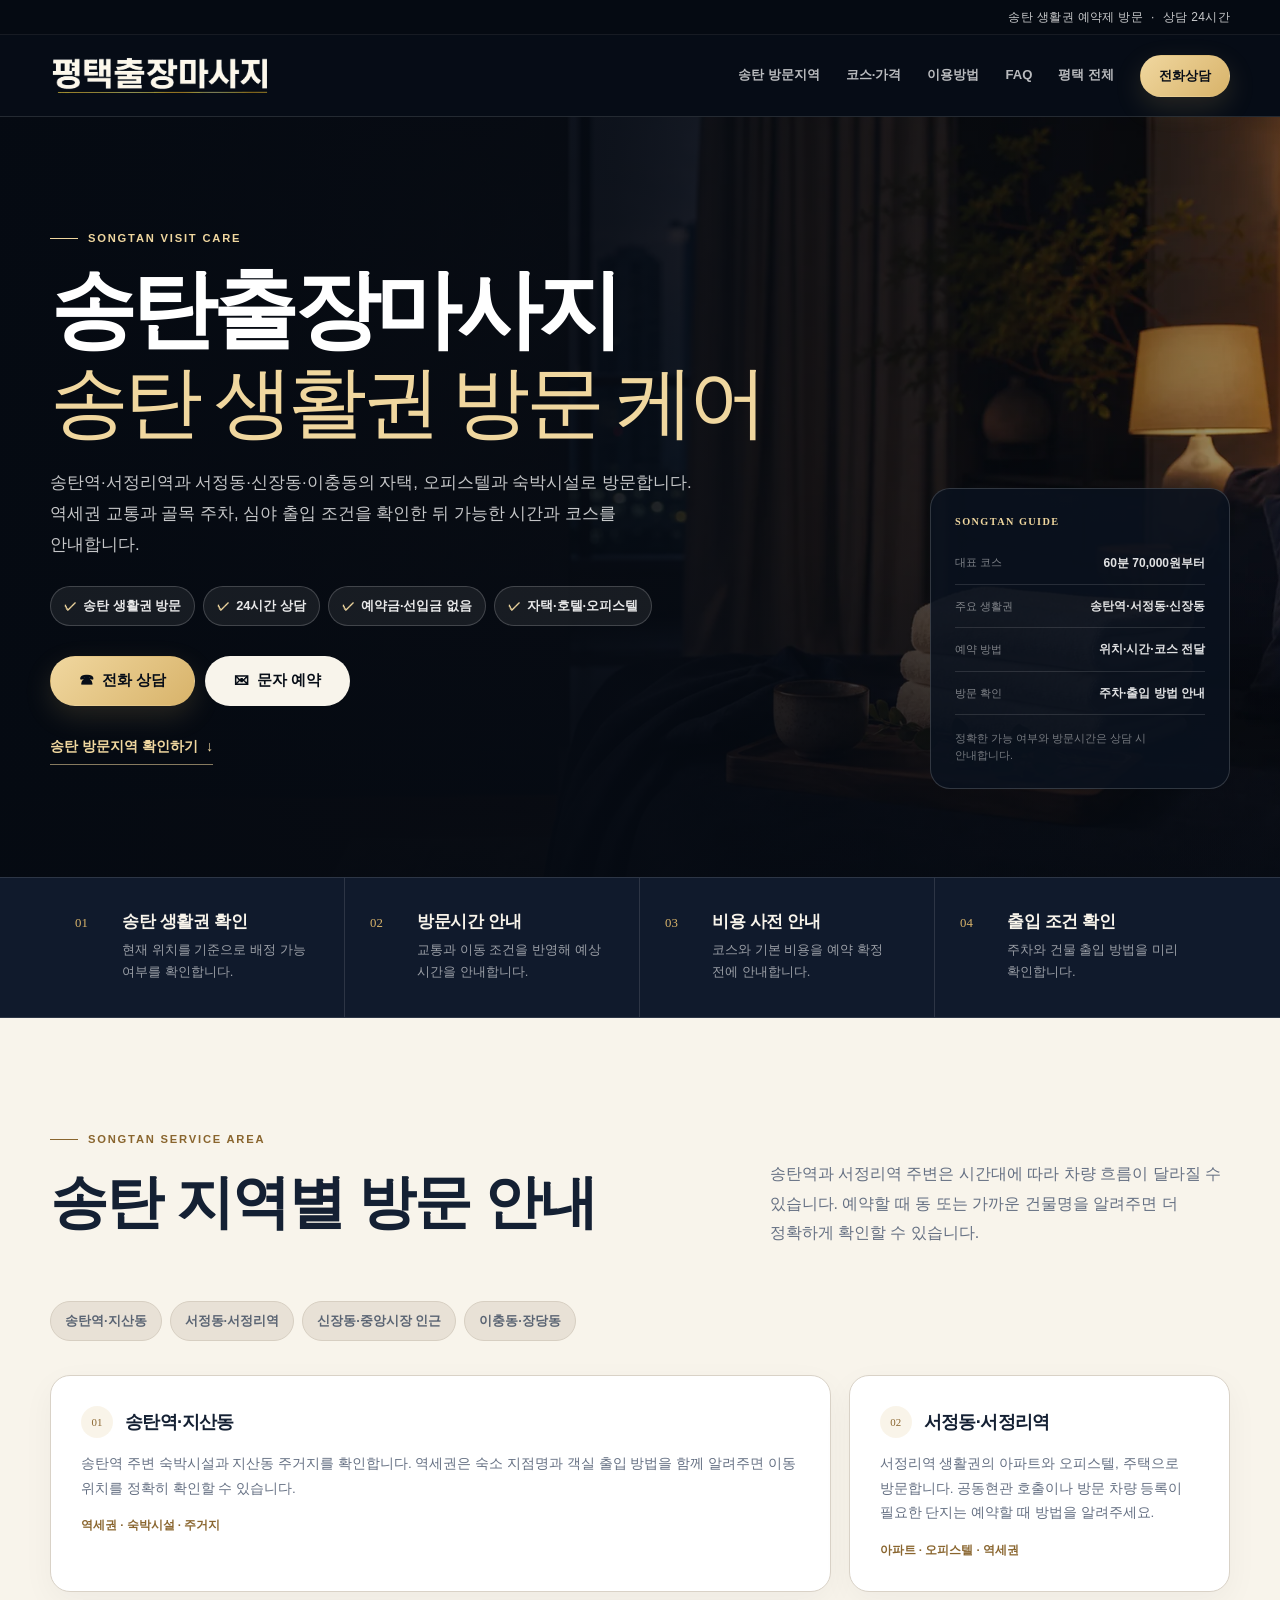
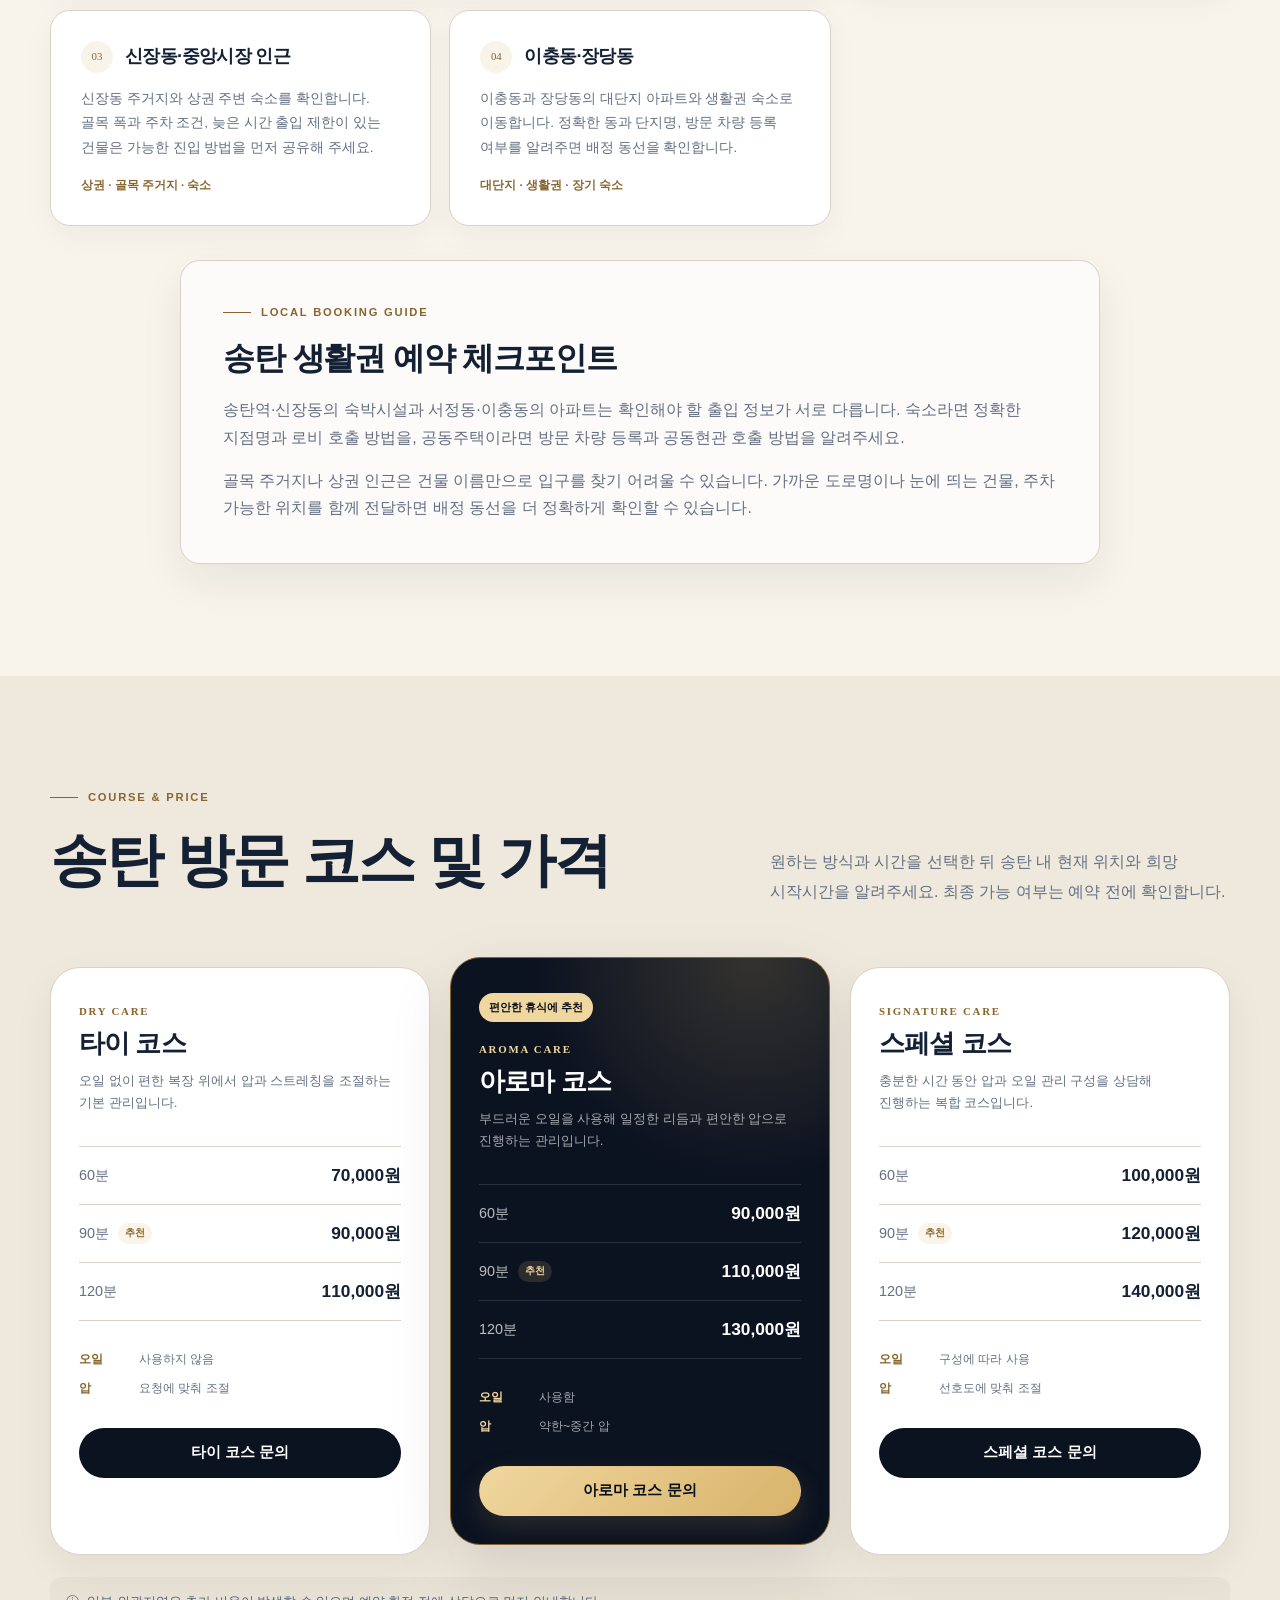
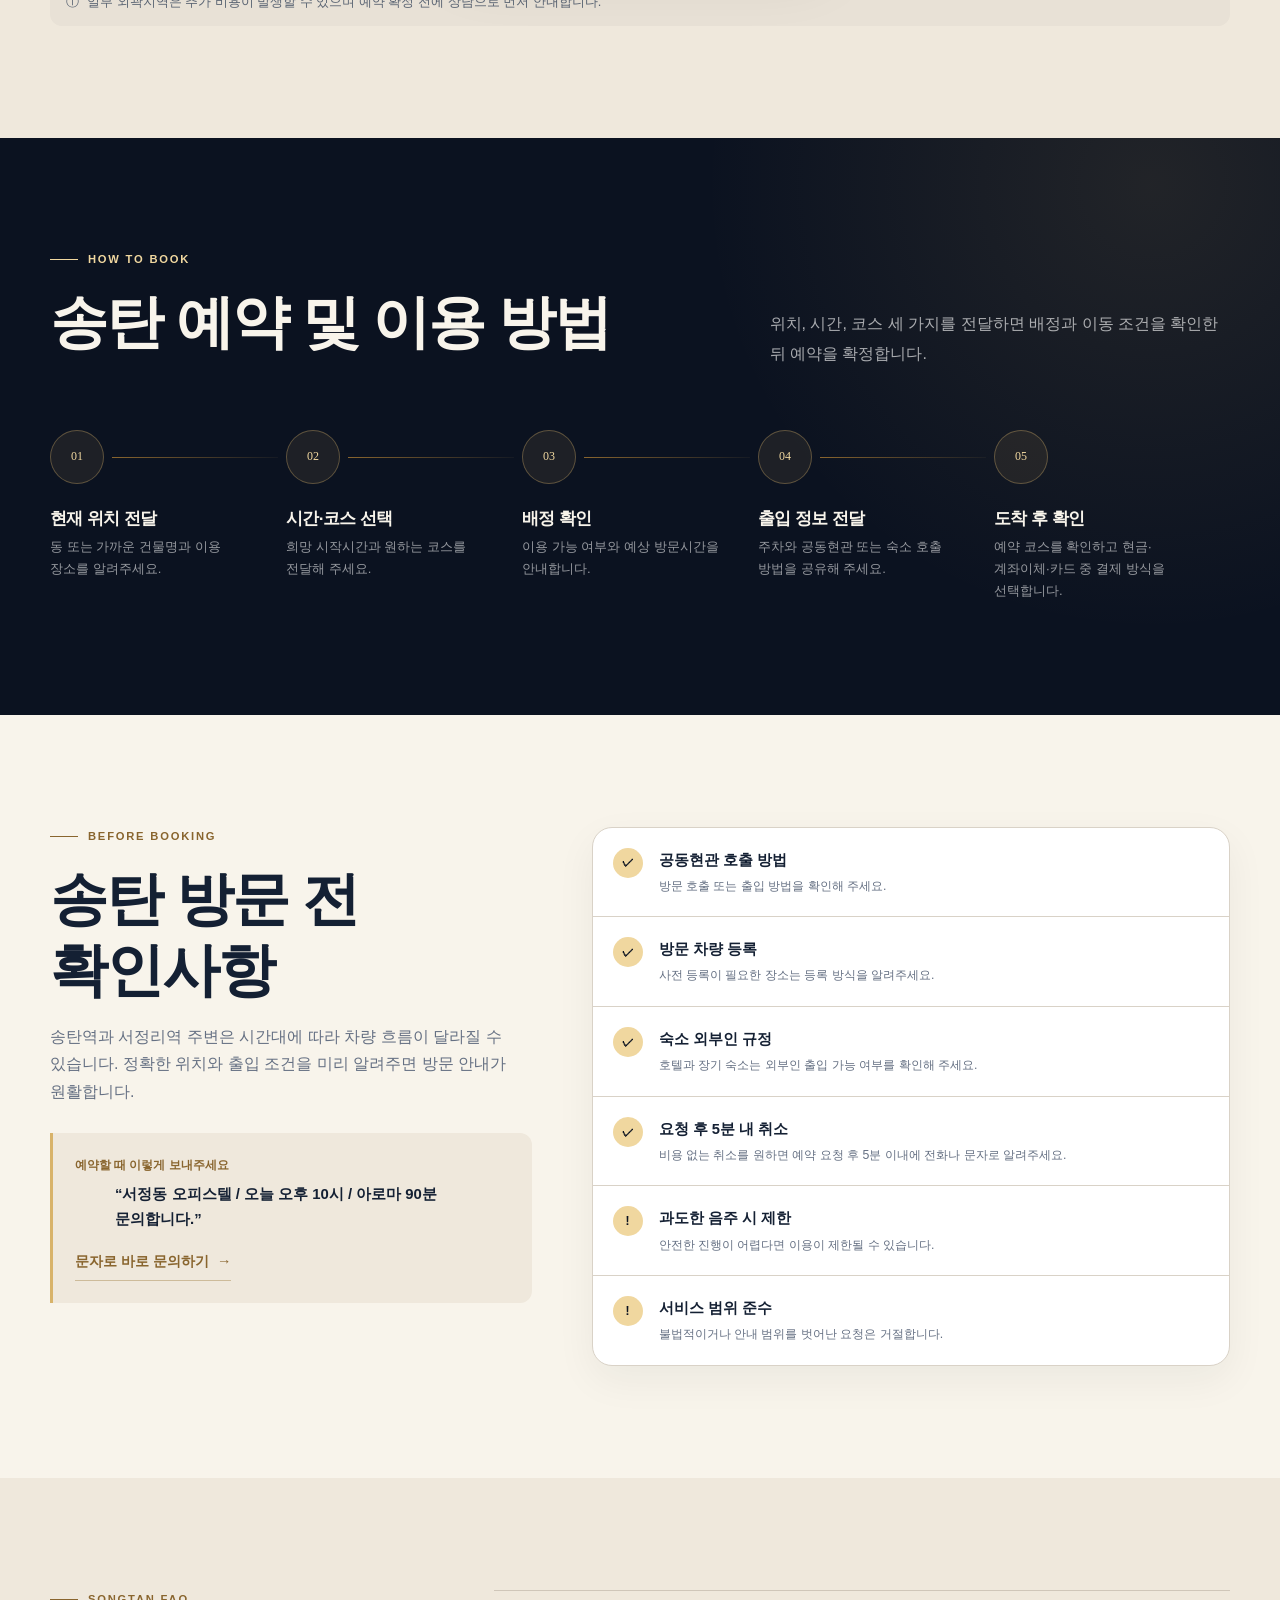
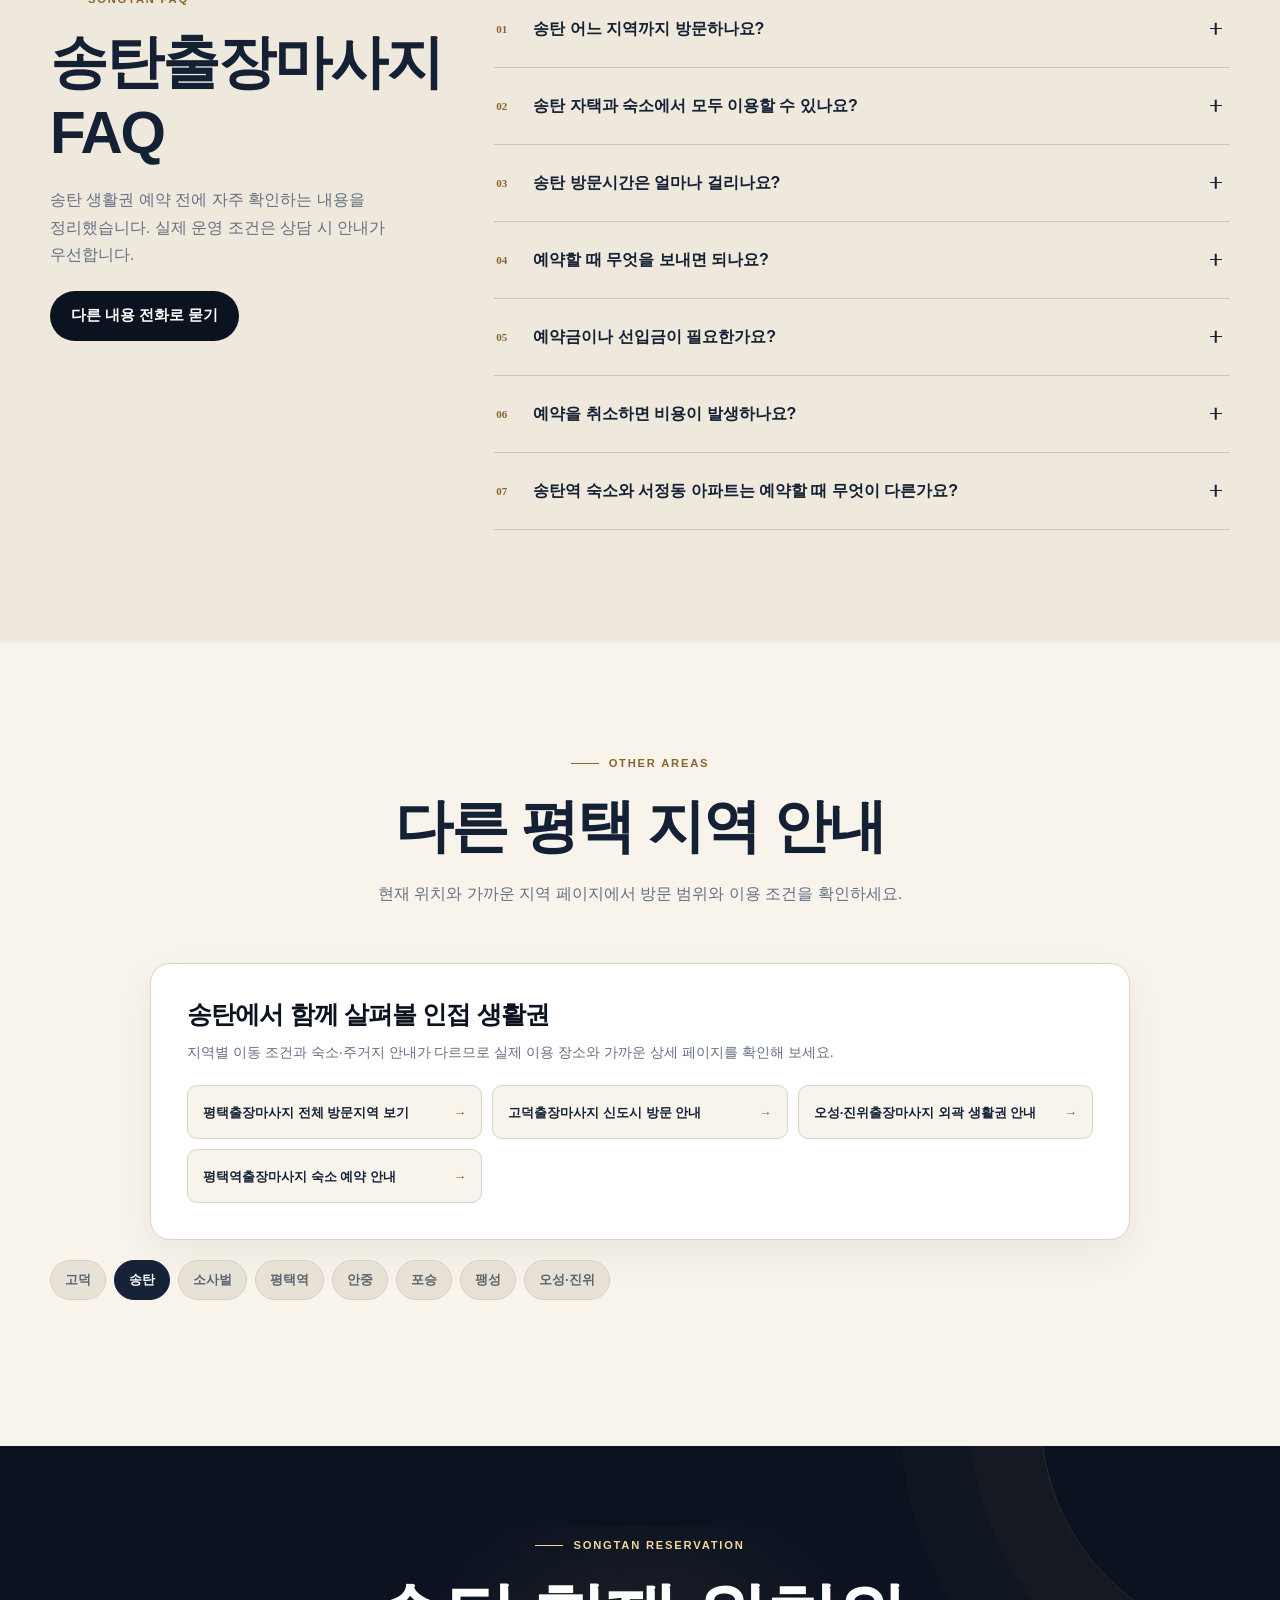
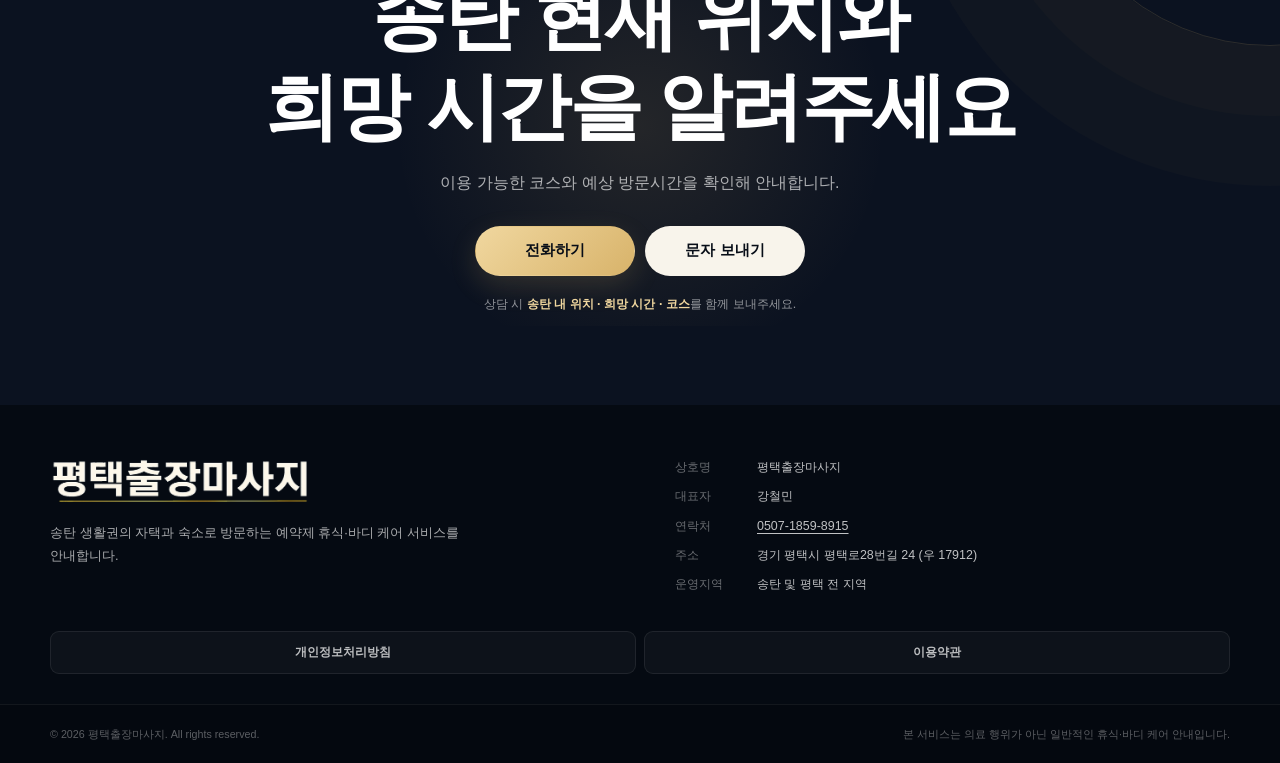
<file: songtan/index.html>
<!doctype html>
<html lang="ko" data-page-path="/songtan/">
<head>
  <meta charset="utf-8">
  <meta name="viewport" content="width=device-width, initial-scale=1">
  <title>송탄출장마사지 | 송탄역·서정동·신장동 방문 케어</title>
  <meta name="description" content="송탄출장마사지 방문 안내. 송탄역, 서정동, 신장동, 이충동 생활권의 코스와 가격, 숙소·주거지 방문 조건과 예약 방법을 안내합니다.">
  <meta name="robots" content="index, follow, max-image-preview:large">
  <meta name="theme-color" content="#0b1220">
  <meta name="format-detection" content="telephone=no">
  <link rel="canonical" href="https://ptvisitcare.kr/songtan/">
  <link rel="alternate" hreflang="ko-KR" href="https://ptvisitcare.kr/songtan/">
  <meta property="og:type" content="website">
  <meta property="og:locale" content="ko_KR">
  <meta property="og:site_name" content="평택출장마사지">
  <meta property="og:title" content="송탄출장마사지 | 평택 송탄 방문 케어">
  <meta property="og:description" content="송탄출장마사지 방문 안내. 송탄역, 서정동, 신장동, 이충동 생활권의 코스와 가격, 숙소·주거지 방문 조건과 예약 방법을 안내합니다.">
  <meta property="og:url" content="https://ptvisitcare.kr/songtan/">
  <meta property="og:image" content="https://ptvisitcare.kr/images/og-pyeongtaek.jpg">
  <meta property="og:image:width" content="1200">
  <meta property="og:image:height" content="630">
  <meta property="og:image:alt" content="차분하게 정돈된 송탄 방문 케어 준비 공간">
  <meta name="twitter:card" content="summary_large_image">
  <meta name="twitter:title" content="송탄출장마사지 방문 안내">
  <meta name="twitter:description" content="송탄출장마사지 방문 안내. 송탄역, 서정동, 신장동, 이충동 생활권의 코스와 가격, 숙소·주거지 방문 조건과 예약 방법을 안내합니다.">
  <meta name="twitter:image" content="https://ptvisitcare.kr/images/og-pyeongtaek.jpg">
  <link rel="icon" href="../favicon.svg" type="image/svg+xml">
  <link rel="manifest" href="../manifest.webmanifest">
  <link rel="preload" href="../images/hero.webp" as="image" type="image/webp" fetchpriority="high">
  <link rel="stylesheet" href="../css/style.css?v=20260731-4">
  <script src="../js/main.js?v=20260731-2" defer></script>
  <script type="application/ld+json" id="structured-data">
{
  "@context": "https://schema.org",
  "@graph": [
    {
      "@type": "Organization",
      "@id": "https://ptvisitcare.kr/#organization",
      "name": "평택출장마사지",
      "url": "https://ptvisitcare.kr/",
      "telephone": "0507-1859-8915",
      "address": {
        "@type": "PostalAddress",
        "streetAddress": "평택로28번길 24",
        "addressLocality": "평택시",
        "addressRegion": "경기도",
        "postalCode": "17912",
        "addressCountry": "KR"
      }
    },
    {
      "@type": "WebSite",
      "@id": "https://ptvisitcare.kr/#website",
      "url": "https://ptvisitcare.kr/",
      "name": "평택출장마사지",
      "inLanguage": "ko-KR",
      "publisher": {
        "@id": "https://ptvisitcare.kr/#organization"
      }
    },
    {
      "@type": "Service",
      "@id": "https://ptvisitcare.kr/songtan/#service",
      "name": "송탄출장마사지 방문 케어",
      "serviceType": "출장 마사지 및 방문 케어",
      "description": "송탄출장마사지 방문 안내. 송탄역, 서정동, 신장동, 이충동 생활권의 코스와 가격, 숙소·주거지 방문 조건과 예약 방법을 안내합니다.",
      "url": "https://ptvisitcare.kr/songtan/",
      "provider": {
        "@id": "https://ptvisitcare.kr/#organization"
      },
      "areaServed": [
        {
          "@type": "AdministrativeArea",
          "name": "평택시 송탄역·지산동"
        },
        {
          "@type": "AdministrativeArea",
          "name": "평택시 서정동·서정리역"
        },
        {
          "@type": "AdministrativeArea",
          "name": "평택시 신장동·중앙시장 인근"
        },
        {
          "@type": "AdministrativeArea",
          "name": "평택시 이충동·장당동"
        }
      ],
      "audience": {
        "@type": "PeopleAudience",
        "requiredMinAge": 19
      }
    },
    {
      "@type": "BreadcrumbList",
      "@id": "https://ptvisitcare.kr/songtan/#breadcrumb",
      "itemListElement": [
        {
          "@type": "ListItem",
          "position": 1,
          "name": "평택출장마사지",
          "item": "https://ptvisitcare.kr/"
        },
        {
          "@type": "ListItem",
          "position": 2,
          "name": "송탄출장마사지",
          "item": "https://ptvisitcare.kr/songtan/"
        }
      ]
    },
    {
      "@type": "FAQPage",
      "@id": "https://ptvisitcare.kr/songtan/#faq",
      "mainEntity": [
        {
          "@type": "Question",
          "name": "송탄 어느 지역까지 방문하나요?",
          "acceptedAnswer": {
            "@type": "Answer",
            "text": "송탄역·지산동, 서정동·서정리역, 신장동·중앙시장 인근, 이충동·장당동 생활권을 확인합니다. 정확한 위치와 희망시간을 알려주시면 이동 가능 여부를 안내합니다."
          }
        },
        {
          "@type": "Question",
          "name": "송탄 자택과 숙소에서 모두 이용할 수 있나요?",
          "acceptedAnswer": {
            "@type": "Answer",
            "text": "자택, 아파트, 오피스텔, 호텔과 장기 숙소에서 이용할 수 있습니다. 숙박시설은 외부인 출입 가능 여부와 객실 호출 방법을 먼저 확인해 주세요."
          }
        },
        {
          "@type": "Question",
          "name": "송탄 방문시간은 얼마나 걸리나요?",
          "acceptedAnswer": {
            "@type": "Answer",
            "text": "송탄역과 서정리역 주변은 시간대에 따라 차량 흐름이 달라질 수 있습니다. 현재 관리사 위치와 교통, 주차와 출입 조건에 따라 달라지며 예약 확정 전에 예상 방문시간을 안내합니다."
          }
        },
        {
          "@type": "Question",
          "name": "예약할 때 무엇을 보내면 되나요?",
          "acceptedAnswer": {
            "@type": "Answer",
            "text": "현재 송탄 내 위치 또는 가까운 건물명, 희망 시작시간, 이용 장소와 원하는 코스를 전화나 문자로 전달해 주세요."
          }
        },
        {
          "@type": "Question",
          "name": "예약금이나 선입금이 필요한가요?",
          "acceptedAnswer": {
            "@type": "Answer",
            "text": "예약금과 선입금은 받지 않습니다. 결제는 현금, 계좌이체, 카드 모두 가능하며 관리사 도착 후 예약한 코스를 다시 확인합니다."
          }
        },
        {
          "@type": "Question",
          "name": "예약을 취소하면 비용이 발생하나요?",
          "acceptedAnswer": {
            "@type": "Answer",
            "text": "비용 없이 취소하려면 예약 요청 후 5분 이내에 전화나 문자로 알려주세요. 이후에는 관리사 배정과 이동 상황에 따라 취소 비용이 발생할 수 있으며 적용 여부는 상담으로 안내합니다."
          }
        },
        {
          "@type": "Question",
          "name": "송탄역 숙소와 서정동 아파트는 예약할 때 무엇이 다른가요?",
          "acceptedAnswer": {
            "@type": "Answer",
            "text": "송탄역 인근 숙소는 정확한 지점명과 외부인 출입 방법을, 서정동 아파트는 단지명과 방문 차량 등록 여부를 우선 확인합니다. 현재 위치에 맞는 정보를 문자로 보내주시면 됩니다."
          }
        }
      ]
    }
  ]
}
  </script>
</head>
<body>
  <a class="skip-link" href="#main-content">본문 바로가기</a>
  <div class="site-notice" role="note"><div class="container site-notice__inner"><span>송탄 생활권 예약제 방문</span><span aria-hidden="true">·</span><span>상담 24시간</span></div></div>
  <header class="site-header" data-header>
    <div class="container header-inner">
      <a class="brand" href="../" aria-label="평택출장마사지 메인 페이지"><img class="brand-logo" src="../images/logo-pyeongtaek.webp" width="600" height="111" alt="평택출장마사지"></a>
      <button class="menu-toggle" type="button" aria-expanded="false" aria-controls="primary-navigation" aria-label="메뉴 열기" data-menu-toggle><span></span><span></span><span></span></button>
      <nav class="primary-nav" id="primary-navigation" aria-label="주요 메뉴" data-nav>
        <a href="#area">송탄 방문지역</a><a href="#price">코스·가격</a><a href="#process">이용방법</a><a href="#faq">FAQ</a><a href="../">평택 전체</a>
        <a class="button button--small button--gold nav-call" href="tel:050718598915" data-action="phone-click">전화상담</a>
      </nav>
    </div>
  </header>
  <main id="main-content">
    <section class="hero" id="top" aria-labelledby="hero-title">
      <img class="hero-media" src="../images/hero.webp" width="1600" height="900" alt="차분하게 정돈된 송탄 방문 케어 준비 공간" fetchpriority="high" decoding="async">
      <div class="hero-shade" aria-hidden="true"></div>
      <div class="container hero-inner">
        <div class="hero-copy">
          <p class="eyebrow"><span></span> SONGTAN VISIT CARE</p>
          <h1 id="hero-title">송탄출장마사지<br><em>송탄 생활권 방문 케어</em></h1>
          <p class="hero-lead">송탄역·서정리역과 서정동·신장동·이충동의 자택, 오피스텔과 숙박시설로 방문합니다. 역세권 교통과 골목 주차, 심야 출입 조건을 확인한 뒤 가능한 시간과 코스를 안내합니다.</p>
          <ul class="hero-badges" aria-label="송탄 방문 서비스 안내"><li>송탄 생활권 방문</li><li>24시간 상담</li><li>예약금·선입금 없음</li><li>자택·호텔·오피스텔</li></ul>
          <div class="hero-actions" aria-label="상담 방법"><a class="button button--gold" href="tel:050718598915" data-action="phone-click"><span aria-hidden="true">☎</span> 전화 상담</a><a class="button button--light" href="sms:050718598915" data-action="sms-click"><span aria-hidden="true">✉</span> 문자 예약</a></div>
          <a class="text-link" href="#area">송탄 방문지역 확인하기 <span aria-hidden="true">↓</span></a>
        </div>
        <aside class="hero-summary" aria-label="송탄 빠른 이용 안내"><p class="hero-summary__label">SONGTAN GUIDE</p><dl><div><dt>대표 코스</dt><dd>60분 70,000원부터</dd></div><div><dt>주요 생활권</dt><dd>송탄역·서정동·신장동</dd></div><div><dt>예약 방법</dt><dd>위치·시간·코스 전달</dd></div><div><dt>방문 확인</dt><dd>주차·출입 방법 안내</dd></div></dl><p>정확한 가능 여부와 방문시간은 상담 시 안내합니다.</p></aside>
      </div>
    </section>
    <section class="feature-strip" aria-label="송탄 방문 케어 핵심 특징">
      <h2 class="sr-only">송탄 방문 케어 핵심 안내</h2>
      <div class="container feature-grid"><article class="feature-card"><span class="feature-number" aria-hidden="true">01</span><h3>송탄 생활권 확인</h3><p>현재 위치를 기준으로 배정 가능 여부를 확인합니다.</p></article><article class="feature-card"><span class="feature-number" aria-hidden="true">02</span><h3>방문시간 안내</h3><p>교통과 이동 조건을 반영해 예상 시간을 안내합니다.</p></article><article class="feature-card"><span class="feature-number" aria-hidden="true">03</span><h3>비용 사전 안내</h3><p>코스와 기본 비용을 예약 확정 전에 안내합니다.</p></article><article class="feature-card"><span class="feature-number" aria-hidden="true">04</span><h3>출입 조건 확인</h3><p>주차와 건물 출입 방법을 미리 확인합니다.</p></article></div>
    </section>
    <section class="section section--light" id="area" aria-labelledby="area-title">
      <div class="container">
        <div class="section-heading section-heading--split"><div><p class="eyebrow eyebrow--dark"><span></span> SONGTAN SERVICE AREA</p><h2 id="area-title">송탄 지역별 방문 안내</h2></div><p>송탄역과 서정리역 주변은 시간대에 따라 차량 흐름이 달라질 수 있습니다. 예약할 때 동 또는 가까운 건물명을 알려주면 더 정확하게 확인할 수 있습니다.</p></div>
        <nav class="region-chips" aria-label="송탄 지역 바로가기"><a href="#area-1">송탄역·지산동</a><a href="#area-2">서정동·서정리역</a><a href="#area-3">신장동·중앙시장 인근</a><a href="#area-4">이충동·장당동</a></nav>
        <div class="region-grid">
          <article class="region-card" id="area-1">
            <div class="region-card__heading"><span>01</span><h3>송탄역·지산동</h3></div>
            <p>송탄역 주변 숙박시설과 지산동 주거지를 확인합니다. 역세권은 숙소 지점명과 객실 출입 방법을 함께 알려주면 이동 위치를 정확히 확인할 수 있습니다.</p>
            <p class="region-tags">역세권 · 숙박시설 · 주거지</p>
          </article>
          <article class="region-card" id="area-2">
            <div class="region-card__heading"><span>02</span><h3>서정동·서정리역</h3></div>
            <p>서정리역 생활권의 아파트와 오피스텔, 주택으로 방문합니다. 공동현관 호출이나 방문 차량 등록이 필요한 단지는 예약할 때 방법을 알려주세요.</p>
            <p class="region-tags">아파트 · 오피스텔 · 역세권</p>
          </article>
          <article class="region-card" id="area-3">
            <div class="region-card__heading"><span>03</span><h3>신장동·중앙시장 인근</h3></div>
            <p>신장동 주거지와 상권 주변 숙소를 확인합니다. 골목 폭과 주차 조건, 늦은 시간 출입 제한이 있는 건물은 가능한 진입 방법을 먼저 공유해 주세요.</p>
            <p class="region-tags">상권 · 골목 주거지 · 숙소</p>
          </article>
          <article class="region-card" id="area-4">
            <div class="region-card__heading"><span>04</span><h3>이충동·장당동</h3></div>
            <p>이충동과 장당동의 대단지 아파트와 생활권 숙소로 이동합니다. 정확한 동과 단지명, 방문 차량 등록 여부를 알려주면 배정 동선을 확인합니다.</p>
            <p class="region-tags">대단지 · 생활권 · 장기 숙소</p>
          </article>
        </div>
        <article class="local-guide" aria-labelledby="songtan-guide-title">
          <p class="eyebrow eyebrow--dark"><span></span> LOCAL BOOKING GUIDE</p>
          <h3 id="songtan-guide-title">송탄 생활권 예약 체크포인트</h3>
          <p>송탄역·신장동의 숙박시설과 서정동·이충동의 아파트는 확인해야 할 출입 정보가 서로 다릅니다. 숙소라면 정확한 지점명과 로비 호출 방법을, 공동주택이라면 방문 차량 등록과 공동현관 호출 방법을 알려주세요.</p><p>골목 주거지나 상권 인근은 건물 이름만으로 입구를 찾기 어려울 수 있습니다. 가까운 도로명이나 눈에 띄는 건물, 주차 가능한 위치를 함께 전달하면 배정 동선을 더 정확하게 확인할 수 있습니다.</p>
        </article>
      </div>
    </section>
    <section class="section section--cream" id="price" aria-labelledby="price-title">
      <div class="container">
        <div class="section-heading section-heading--split"><div><p class="eyebrow eyebrow--dark"><span></span> COURSE &amp; PRICE</p><h2 id="price-title">송탄 방문 코스 및 가격</h2></div><p>원하는 방식과 시간을 선택한 뒤 송탄 내 현재 위치와 희망 시작시간을 알려주세요. 최종 가능 여부는 예약 전에 확인합니다.</p></div>

        <div class="price-grid">
          <article class="price-card">
            <div class="price-card__top"><p class="price-kicker">DRY CARE</p><h3>타이 코스</h3><p>오일 없이 편한 복장 위에서 압과 스트레칭을 조절하는 기본 관리입니다.</p></div>
            <ul class="price-list" aria-label="타이 코스 가격"><li><span>60분</span><strong>70,000원</strong></li><li class="is-recommended"><span>90분 <small>추천</small></span><strong>90,000원</strong></li><li><span>120분</span><strong>110,000원</strong></li></ul>
            <dl class="course-meta"><div><dt>오일</dt><dd>사용하지 않음</dd></div><div><dt>압</dt><dd>요청에 맞춰 조절</dd></div></dl>
            <a class="button button--dark button--full" href="sms:050718598915" data-action="sms-click" data-course="송탄 타이 코스">타이 코스 문의</a>
          </article>
          <article class="price-card price-card--featured">
            <div class="price-ribbon">편안한 휴식에 추천</div>
            <div class="price-card__top"><p class="price-kicker">AROMA CARE</p><h3>아로마 코스</h3><p>부드러운 오일을 사용해 일정한 리듬과 편안한 압으로 진행하는 관리입니다.</p></div>
            <ul class="price-list" aria-label="아로마 코스 가격"><li><span>60분</span><strong>90,000원</strong></li><li class="is-recommended"><span>90분 <small>추천</small></span><strong>110,000원</strong></li><li><span>120분</span><strong>130,000원</strong></li></ul>
            <dl class="course-meta"><div><dt>오일</dt><dd>사용함</dd></div><div><dt>압</dt><dd>약한~중간 압</dd></div></dl>
            <a class="button button--gold button--full" href="sms:050718598915" data-action="sms-click" data-course="송탄 아로마 코스">아로마 코스 문의</a>
          </article>
          <article class="price-card">
            <div class="price-card__top"><p class="price-kicker">SIGNATURE CARE</p><h3>스페셜 코스</h3><p>충분한 시간 동안 압과 오일 관리 구성을 상담해 진행하는 복합 코스입니다.</p></div>
            <ul class="price-list" aria-label="스페셜 코스 가격"><li><span>60분</span><strong>100,000원</strong></li><li class="is-recommended"><span>90분 <small>추천</small></span><strong>120,000원</strong></li><li><span>120분</span><strong>140,000원</strong></li></ul>
            <dl class="course-meta"><div><dt>오일</dt><dd>구성에 따라 사용</dd></div><div><dt>압</dt><dd>선호도에 맞춰 조절</dd></div></dl>
            <a class="button button--dark button--full" href="sms:050718598915" data-action="sms-click" data-course="송탄 스페셜 코스">스페셜 코스 문의</a>
          </article>
        </div>
        <p class="price-note"><span aria-hidden="true">ⓘ</span> 일부 외곽지역은 추가 비용이 발생할 수 있으며 예약 확정 전에 상담으로 먼저 안내합니다.</p>
      </div>
    </section>
    <section class="section section--navy process-section" id="process" aria-labelledby="process-title">
      <div class="container">
        <div class="section-heading section-heading--split"><div><p class="eyebrow"><span></span> HOW TO BOOK</p><h2 id="process-title">송탄 예약 및 이용 방법</h2></div><p>위치, 시간, 코스 세 가지를 전달하면 배정과 이동 조건을 확인한 뒤 예약을 확정합니다.</p></div>
        <ol class="process-list"><li><span>01</span><div><h3>현재 위치 전달</h3><p>동 또는 가까운 건물명과 이용 장소를 알려주세요.</p></div></li><li><span>02</span><div><h3>시간·코스 선택</h3><p>희망 시작시간과 원하는 코스를 전달해 주세요.</p></div></li><li><span>03</span><div><h3>배정 확인</h3><p>이용 가능 여부와 예상 방문시간을 안내합니다.</p></div></li><li><span>04</span><div><h3>출입 정보 전달</h3><p>주차와 공동현관 또는 숙소 호출 방법을 공유해 주세요.</p></div></li><li><span>05</span><div><h3>도착 후 확인</h3><p>예약 코스를 확인하고 현금·계좌이체·카드 중 결제 방식을 선택합니다.</p></div></li></ol>
      </div>
    </section>
    <section class="section section--light" id="booking-info" aria-labelledby="booking-title">
      <div class="container booking-layout">
        <div class="booking-copy"><p class="eyebrow eyebrow--dark"><span></span> BEFORE BOOKING</p><h2 id="booking-title">송탄 방문 전 확인사항</h2><p>송탄역과 서정리역 주변은 시간대에 따라 차량 흐름이 달라질 수 있습니다. 정확한 위치와 출입 조건을 미리 알려주면 방문 안내가 원활합니다.</p><div class="booking-contact"><p>예약할 때 이렇게 보내주세요</p><blockquote>“서정동 오피스텔 / 오늘 오후 10시 / 아로마 90분 문의합니다.”</blockquote><a class="text-link text-link--dark" href="sms:050718598915" data-action="sms-click">문자로 바로 문의하기 <span aria-hidden="true">→</span></a></div></div>
        <ul class="notice-list"><li><span aria-hidden="true">✓</span><div><strong>공동현관 호출 방법</strong><p>방문 호출 또는 출입 방법을 확인해 주세요.</p></div></li><li><span aria-hidden="true">✓</span><div><strong>방문 차량 등록</strong><p>사전 등록이 필요한 장소는 등록 방식을 알려주세요.</p></div></li><li><span aria-hidden="true">✓</span><div><strong>숙소 외부인 규정</strong><p>호텔과 장기 숙소는 외부인 출입 가능 여부를 확인해 주세요.</p></div></li><li><span aria-hidden="true">✓</span><div><strong>요청 후 5분 내 취소</strong><p>비용 없는 취소를 원하면 예약 요청 후 5분 이내에 전화나 문자로 알려주세요.</p></div></li><li><span aria-hidden="true">!</span><div><strong>과도한 음주 시 제한</strong><p>안전한 진행이 어렵다면 이용이 제한될 수 있습니다.</p></div></li><li><span aria-hidden="true">!</span><div><strong>서비스 범위 준수</strong><p>불법적이거나 안내 범위를 벗어난 요청은 거절합니다.</p></div></li></ul>
      </div>
    </section>
    <section class="section section--cream" id="faq" aria-labelledby="faq-title">
      <div class="container faq-layout">
        <div class="faq-intro"><p class="eyebrow eyebrow--dark"><span></span> SONGTAN FAQ</p><h2 id="faq-title">송탄출장마사지 FAQ</h2><p>송탄 생활권 예약 전에 자주 확인하는 내용을 정리했습니다. 실제 운영 조건은 상담 시 안내가 우선합니다.</p><a class="button button--dark" href="tel:050718598915" data-action="phone-click">다른 내용 전화로 묻기</a></div>
        <div class="faq-list" data-accordion>
          <details>
            <summary><span>01</span>송탄 어느 지역까지 방문하나요?<i aria-hidden="true"></i></summary>
            <div><p>송탄역·지산동, 서정동·서정리역, 신장동·중앙시장 인근, 이충동·장당동 생활권을 확인합니다. 정확한 위치와 희망시간을 알려주시면 이동 가능 여부를 안내합니다.</p></div>
          </details>
          <details>
            <summary><span>02</span>송탄 자택과 숙소에서 모두 이용할 수 있나요?<i aria-hidden="true"></i></summary>
            <div><p>자택, 아파트, 오피스텔, 호텔과 장기 숙소에서 이용할 수 있습니다. 숙박시설은 외부인 출입 가능 여부와 객실 호출 방법을 먼저 확인해 주세요.</p></div>
          </details>
          <details>
            <summary><span>03</span>송탄 방문시간은 얼마나 걸리나요?<i aria-hidden="true"></i></summary>
            <div><p>송탄역과 서정리역 주변은 시간대에 따라 차량 흐름이 달라질 수 있습니다. 현재 관리사 위치와 교통, 주차와 출입 조건에 따라 달라지며 예약 확정 전에 예상 방문시간을 안내합니다.</p></div>
          </details>
          <details>
            <summary><span>04</span>예약할 때 무엇을 보내면 되나요?<i aria-hidden="true"></i></summary>
            <div><p>현재 송탄 내 위치 또는 가까운 건물명, 희망 시작시간, 이용 장소와 원하는 코스를 전화나 문자로 전달해 주세요.</p></div>
          </details>
          <details>
            <summary><span>05</span>예약금이나 선입금이 필요한가요?<i aria-hidden="true"></i></summary>
            <div><p>예약금과 선입금은 받지 않습니다. 결제는 현금, 계좌이체, 카드 모두 가능하며 관리사 도착 후 예약한 코스를 다시 확인합니다.</p></div>
          </details>
          <details>
            <summary><span>06</span>예약을 취소하면 비용이 발생하나요?<i aria-hidden="true"></i></summary>
            <div><p>비용 없이 취소하려면 예약 요청 후 5분 이내에 전화나 문자로 알려주세요. 이후에는 관리사 배정과 이동 상황에 따라 취소 비용이 발생할 수 있으며 적용 여부는 상담으로 안내합니다.</p></div>
          </details>
          <details>
            <summary><span>07</span>송탄역 숙소와 서정동 아파트는 예약할 때 무엇이 다른가요?<i aria-hidden="true"></i></summary>
            <div><p>송탄역 인근 숙소는 정확한 지점명과 외부인 출입 방법을, 서정동 아파트는 단지명과 방문 차량 등록 여부를 우선 확인합니다. 현재 위치에 맞는 정보를 문자로 보내주시면 됩니다.</p></div>
          </details>
        </div>
      </div>
    </section>
    <section class="section section--light" aria-labelledby="other-region-title">
      <div class="container">
        <div class="section-heading section-heading--center"><p class="eyebrow eyebrow--dark"><span></span> OTHER AREAS</p><h2 id="other-region-title">다른 평택 지역 안내</h2><p>현재 위치와 가까운 지역 페이지에서 방문 범위와 이용 조건을 확인하세요.</p></div>
        <div class="contextual-links" aria-labelledby="songtan-nearby-title">
          <h3 id="songtan-nearby-title">송탄에서 함께 살펴볼 인접 생활권</h3>
          <p>지역별 이동 조건과 숙소·주거지 안내가 다르므로 실제 이용 장소와 가까운 상세 페이지를 확인해 보세요.</p>
          <nav class="contextual-link-grid" aria-label="송탄 인접 지역 상세 안내"><a href="../"><span>평택출장마사지 전체 방문지역 보기</span><i aria-hidden="true">→</i></a><a href="../godeok/"><span>고덕출장마사지 신도시 방문 안내</span><i aria-hidden="true">→</i></a><a href="../oseong-jinwi/"><span>오성·진위출장마사지 외곽 생활권 안내</span><i aria-hidden="true">→</i></a><a href="../pyeongtaek-station/"><span>평택역출장마사지 숙소 예약 안내</span><i aria-hidden="true">→</i></a></nav>
        </div>
        <nav class="region-chips" aria-label="다른 평택 지역 페이지"><a href="../godeok/">고덕</a><a href="../songtan/" aria-current="page">송탄</a><a href="../sosabeol/">소사벌</a><a href="../pyeongtaek-station/">평택역</a><a href="../anjung/">안중</a><a href="../poseung/">포승</a><a href="../paengseong/">팽성</a><a href="../oseong-jinwi/">오성·진위</a></nav>
      </div>
    </section>
    <section class="final-cta" aria-labelledby="final-title">
      <div class="final-cta__glow" aria-hidden="true"></div><div class="container final-cta__inner"><p class="eyebrow"><span></span> SONGTAN RESERVATION</p><h2 id="final-title">송탄 현재 위치와<br>희망 시간을 알려주세요</h2><p>이용 가능한 코스와 예상 방문시간을 확인해 안내합니다.</p><div class="final-actions"><a class="button button--gold" href="tel:050718598915" data-action="phone-click">전화하기</a><a class="button button--light" href="sms:050718598915" data-action="sms-click">문자 보내기</a></div><p class="final-note">상담 시 <strong>송탄 내 위치 · 희망 시간 · 코스</strong>를 함께 보내주세요.</p></div>
    </section>
  </main>
  <footer class="site-footer">
    <div class="container footer-main"><div class="footer-brand"><a class="brand" href="../" aria-label="평택출장마사지 메인 페이지"><img class="brand-logo" src="../images/logo-pyeongtaek.webp" width="600" height="111" alt="평택출장마사지"></a><p>송탄 생활권의 자택과 숙소로 방문하는 예약제 휴식·바디 케어 서비스를 안내합니다.</p></div><dl class="business-info"><div><dt>상호명</dt><dd data-config-business>평택출장마사지</dd></div><div><dt>대표자</dt><dd>강철민</dd></div><div><dt>연락처</dt><dd><a href="tel:050718598915" data-action="phone-click" data-config-phone>0507-1859-8915</a></dd></div><div><dt>주소</dt><dd>경기 평택시 평택로28번길 24 (우 17912)</dd></div><div><dt>운영지역</dt><dd>송탄 및 평택 전 지역</dd></div></dl></div>
    <nav class="container footer-legal" aria-label="정책 안내"><a href="../privacy/">개인정보처리방침</a><a href="../terms/">이용약관</a></nav>
    <div class="footer-bottom"><div class="container"><p>© <span data-current-year>2026</span> <span data-config-business>평택출장마사지</span>. All rights reserved.</p><p>본 서비스는 의료 행위가 아닌 일반적인 휴식·바디 케어 안내입니다.</p></div></div>
  </footer>
  <nav class="mobile-cta" aria-label="빠른 상담"><a href="tel:050718598915" data-action="phone-click"><span aria-hidden="true">☎</span>전화</a><a href="sms:050718598915" data-action="sms-click"><span aria-hidden="true">✉</span>문자</a></nav>
  <p class="sr-only" aria-live="polite" id="site-status"></p>
</body>
</html>
</file>
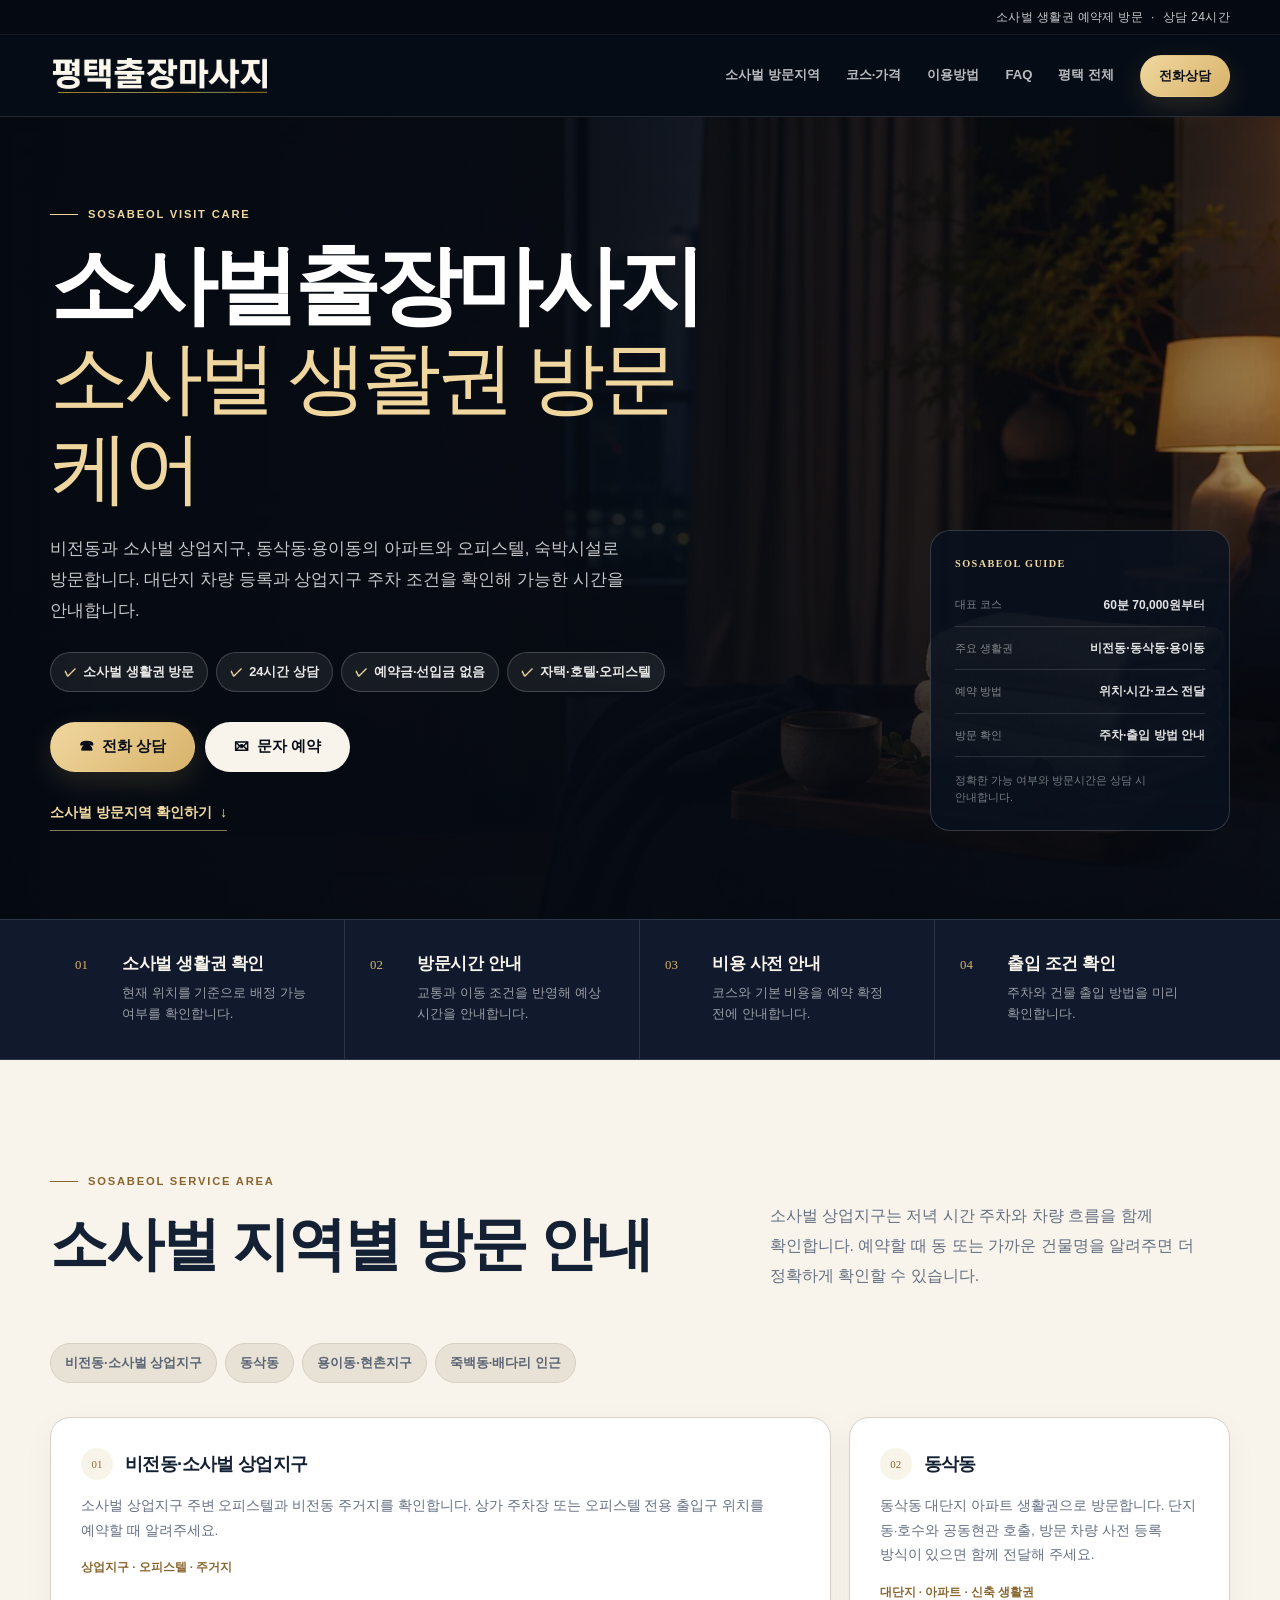
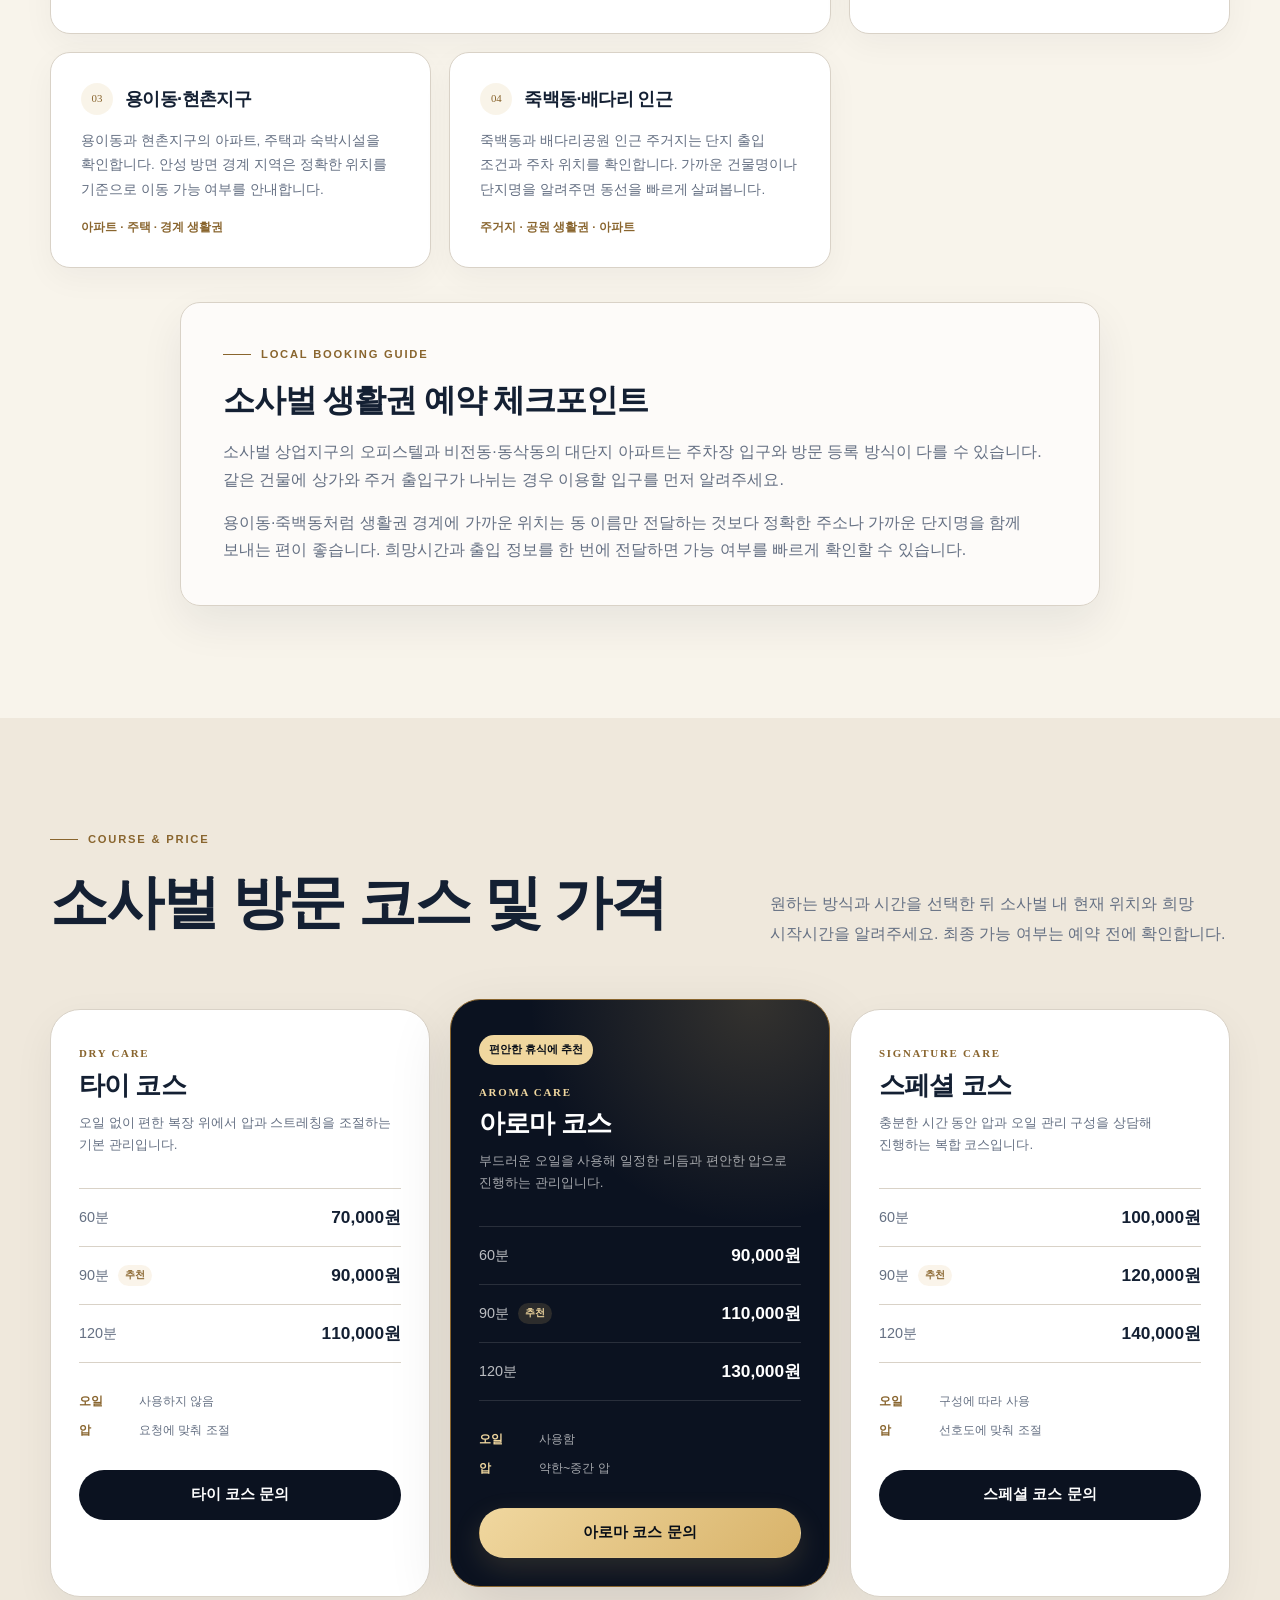
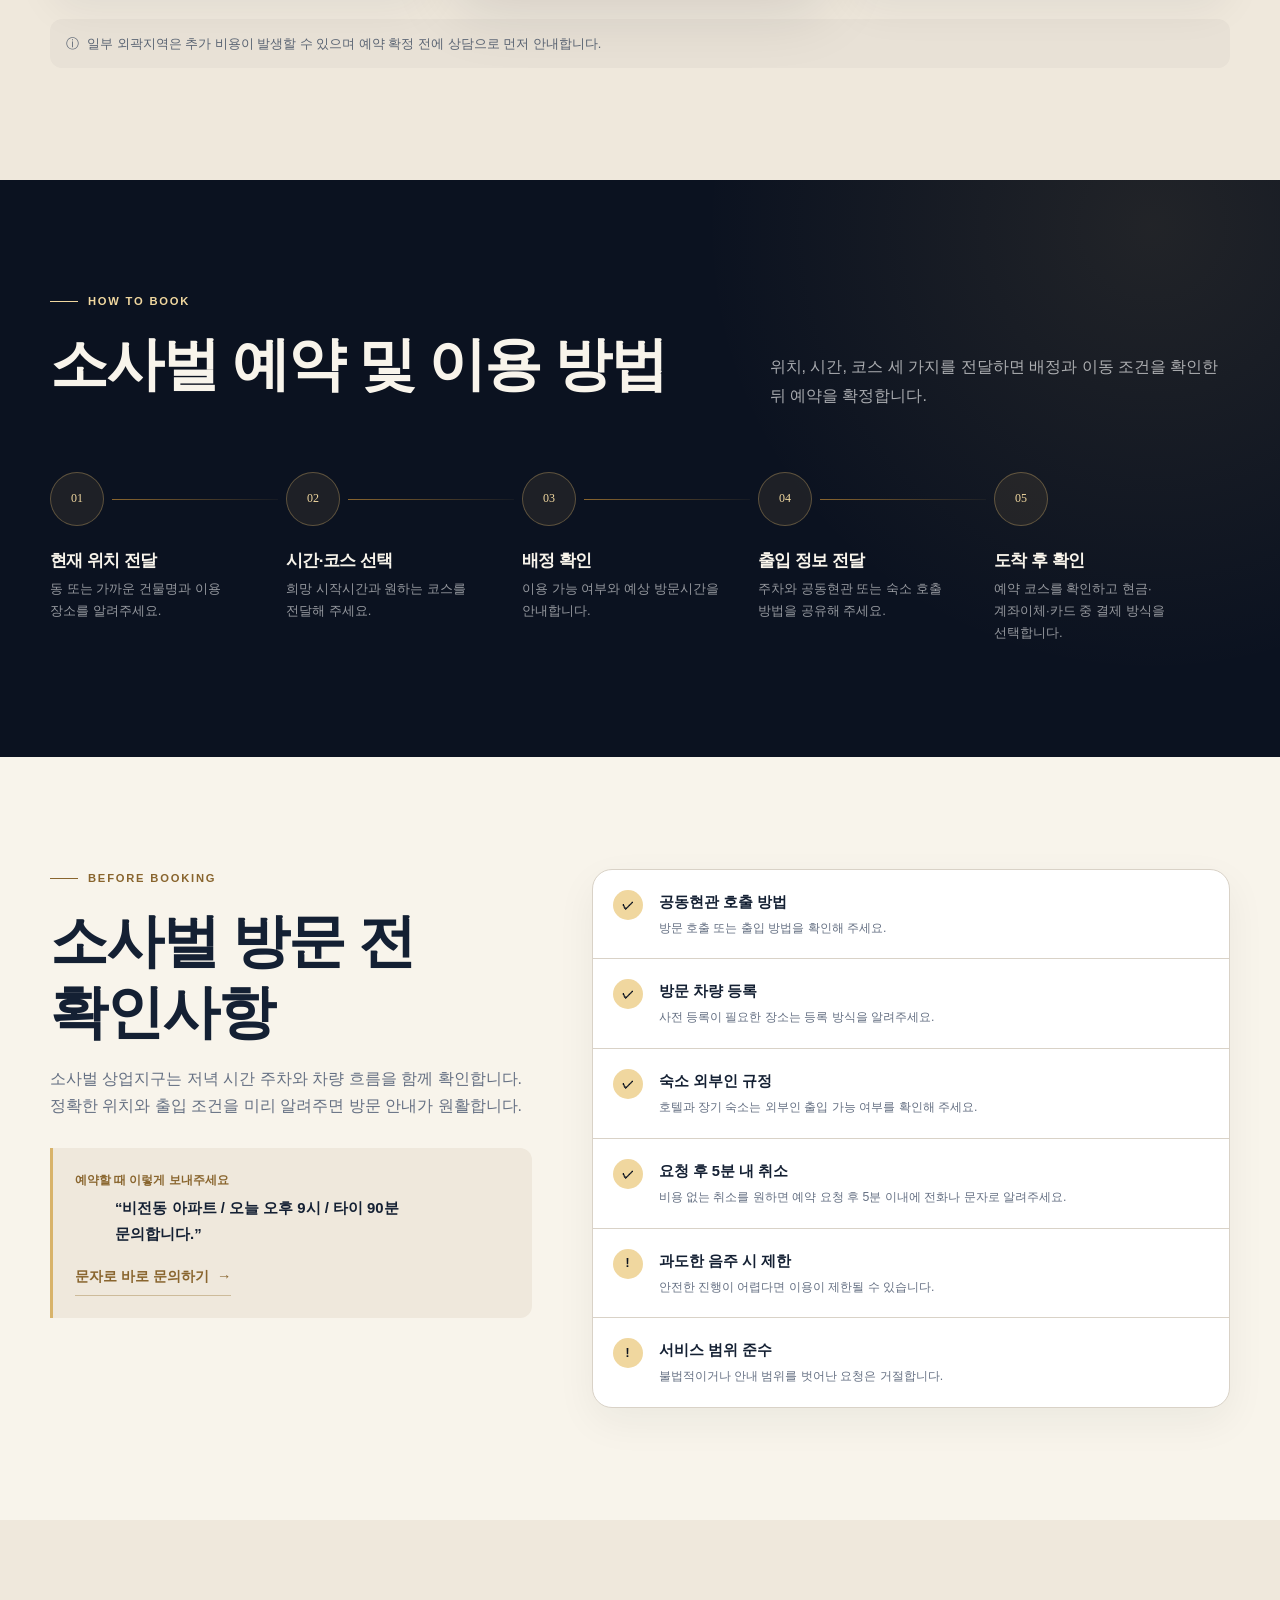
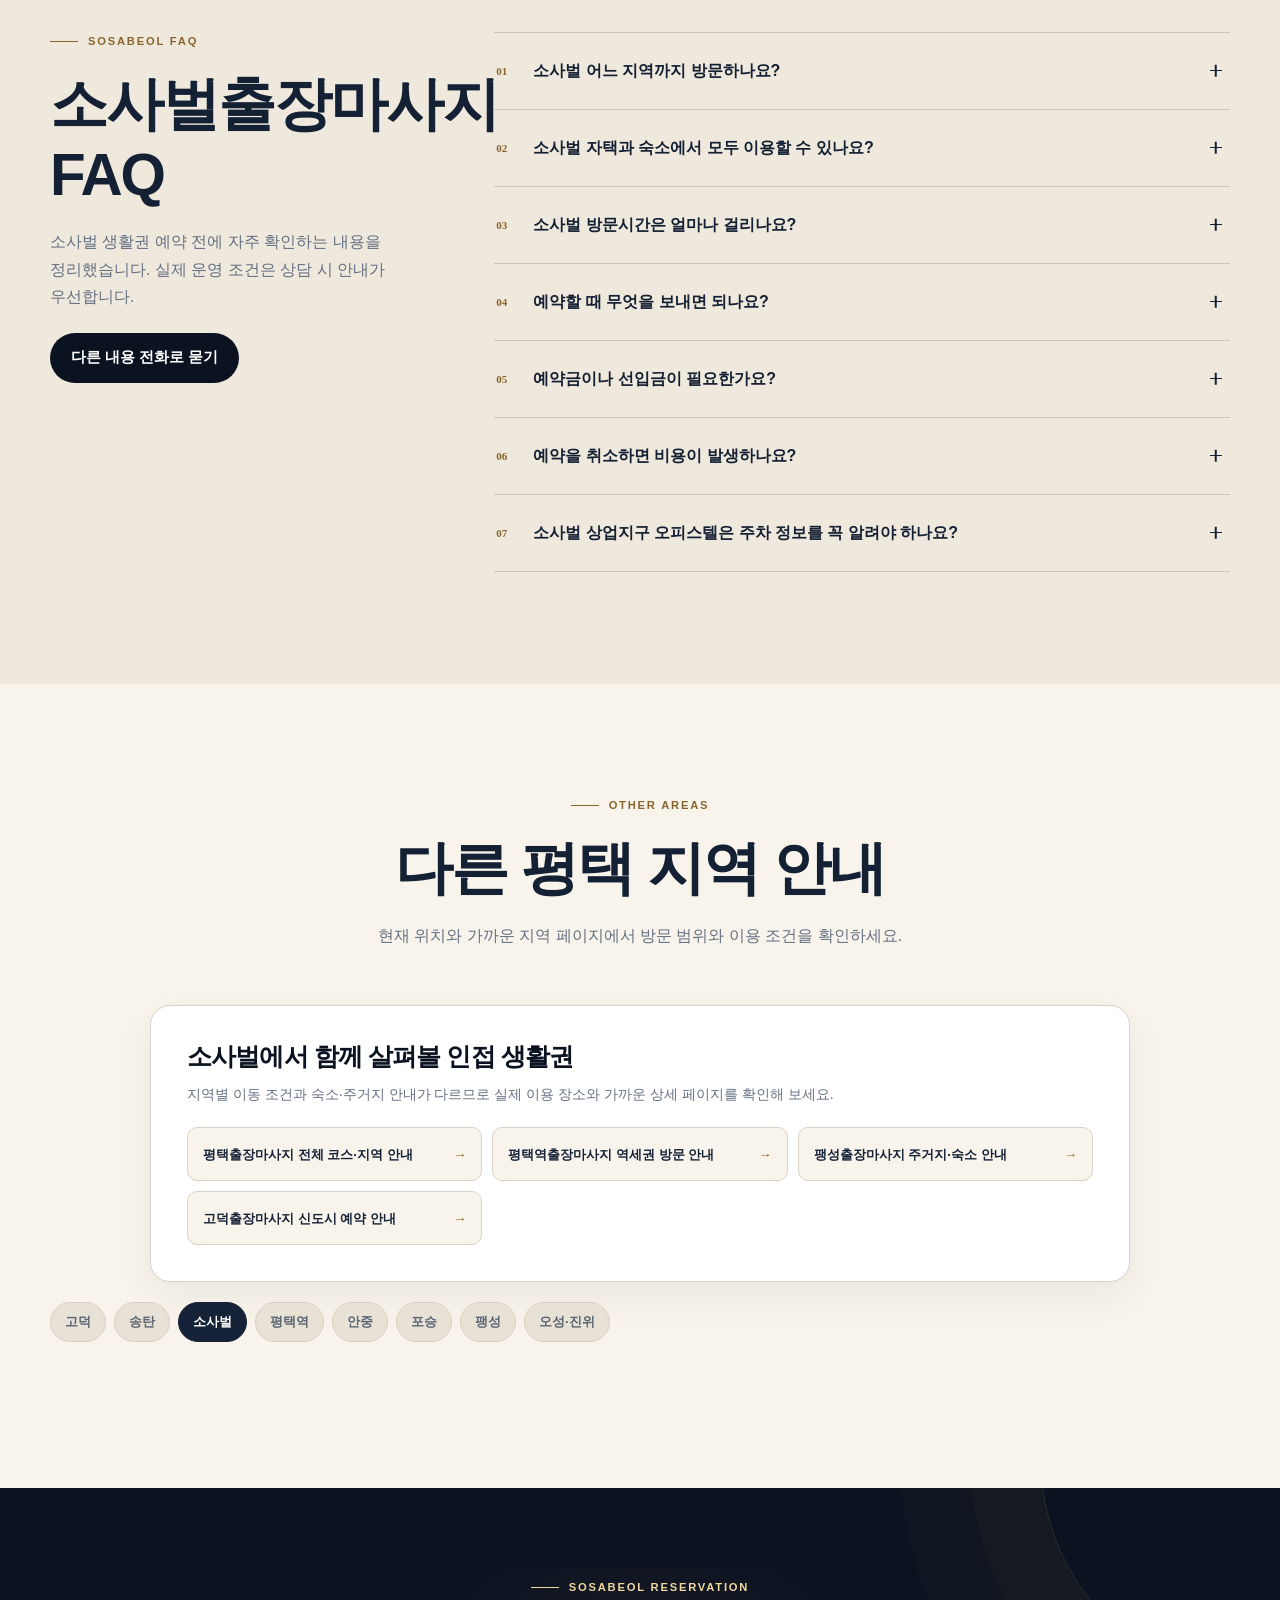
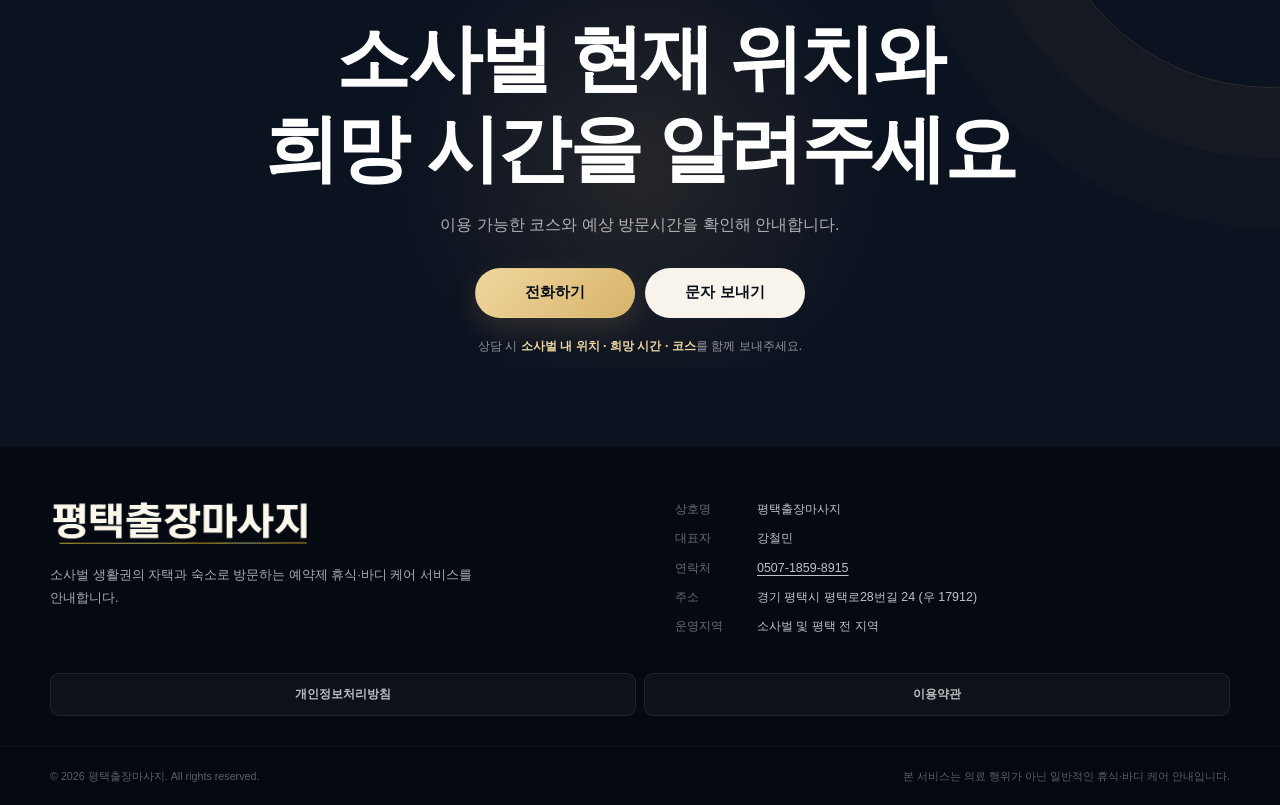
<file: sosabeol/index.html>
<!doctype html>
<html lang="ko" data-page-path="/sosabeol/">
<head>
  <meta charset="utf-8">
  <meta name="viewport" content="width=device-width, initial-scale=1">
  <title>소사벌출장마사지 | 비전동·동삭동·용이동 방문 케어</title>
  <meta name="description" content="소사벌출장마사지 방문 안내. 비전동, 소사벌 상업지구, 동삭동, 용이동의 코스와 가격, 아파트·오피스텔 예약 방법을 안내합니다.">
  <meta name="robots" content="index, follow, max-image-preview:large">
  <meta name="theme-color" content="#0b1220">
  <meta name="format-detection" content="telephone=no">
  <link rel="canonical" href="https://ptvisitcare.kr/sosabeol/">
  <link rel="alternate" hreflang="ko-KR" href="https://ptvisitcare.kr/sosabeol/">
  <meta property="og:type" content="website">
  <meta property="og:locale" content="ko_KR">
  <meta property="og:site_name" content="평택출장마사지">
  <meta property="og:title" content="소사벌출장마사지 | 평택 소사벌 방문 케어">
  <meta property="og:description" content="소사벌출장마사지 방문 안내. 비전동, 소사벌 상업지구, 동삭동, 용이동의 코스와 가격, 아파트·오피스텔 예약 방법을 안내합니다.">
  <meta property="og:url" content="https://ptvisitcare.kr/sosabeol/">
  <meta property="og:image" content="https://ptvisitcare.kr/images/og-pyeongtaek.jpg">
  <meta property="og:image:width" content="1200">
  <meta property="og:image:height" content="630">
  <meta property="og:image:alt" content="차분하게 정돈된 소사벌 방문 케어 준비 공간">
  <meta name="twitter:card" content="summary_large_image">
  <meta name="twitter:title" content="소사벌출장마사지 방문 안내">
  <meta name="twitter:description" content="소사벌출장마사지 방문 안내. 비전동, 소사벌 상업지구, 동삭동, 용이동의 코스와 가격, 아파트·오피스텔 예약 방법을 안내합니다.">
  <meta name="twitter:image" content="https://ptvisitcare.kr/images/og-pyeongtaek.jpg">
  <link rel="icon" href="../favicon.svg" type="image/svg+xml">
  <link rel="manifest" href="../manifest.webmanifest">
  <link rel="preload" href="../images/hero.webp" as="image" type="image/webp" fetchpriority="high">
  <link rel="stylesheet" href="../css/style.css?v=20260731-4">
  <script src="../js/main.js?v=20260731-2" defer></script>
  <script type="application/ld+json" id="structured-data">
{
  "@context": "https://schema.org",
  "@graph": [
    {
      "@type": "Organization",
      "@id": "https://ptvisitcare.kr/#organization",
      "name": "평택출장마사지",
      "url": "https://ptvisitcare.kr/",
      "telephone": "0507-1859-8915",
      "address": {
        "@type": "PostalAddress",
        "streetAddress": "평택로28번길 24",
        "addressLocality": "평택시",
        "addressRegion": "경기도",
        "postalCode": "17912",
        "addressCountry": "KR"
      }
    },
    {
      "@type": "WebSite",
      "@id": "https://ptvisitcare.kr/#website",
      "url": "https://ptvisitcare.kr/",
      "name": "평택출장마사지",
      "inLanguage": "ko-KR",
      "publisher": {
        "@id": "https://ptvisitcare.kr/#organization"
      }
    },
    {
      "@type": "Service",
      "@id": "https://ptvisitcare.kr/sosabeol/#service",
      "name": "소사벌출장마사지 방문 케어",
      "serviceType": "출장 마사지 및 방문 케어",
      "description": "소사벌출장마사지 방문 안내. 비전동, 소사벌 상업지구, 동삭동, 용이동의 코스와 가격, 아파트·오피스텔 예약 방법을 안내합니다.",
      "url": "https://ptvisitcare.kr/sosabeol/",
      "provider": {
        "@id": "https://ptvisitcare.kr/#organization"
      },
      "areaServed": [
        {
          "@type": "AdministrativeArea",
          "name": "평택시 비전동·소사벌 상업지구"
        },
        {
          "@type": "AdministrativeArea",
          "name": "평택시 동삭동"
        },
        {
          "@type": "AdministrativeArea",
          "name": "평택시 용이동·현촌지구"
        },
        {
          "@type": "AdministrativeArea",
          "name": "평택시 죽백동·배다리 인근"
        }
      ],
      "audience": {
        "@type": "PeopleAudience",
        "requiredMinAge": 19
      }
    },
    {
      "@type": "BreadcrumbList",
      "@id": "https://ptvisitcare.kr/sosabeol/#breadcrumb",
      "itemListElement": [
        {
          "@type": "ListItem",
          "position": 1,
          "name": "평택출장마사지",
          "item": "https://ptvisitcare.kr/"
        },
        {
          "@type": "ListItem",
          "position": 2,
          "name": "소사벌출장마사지",
          "item": "https://ptvisitcare.kr/sosabeol/"
        }
      ]
    },
    {
      "@type": "FAQPage",
      "@id": "https://ptvisitcare.kr/sosabeol/#faq",
      "mainEntity": [
        {
          "@type": "Question",
          "name": "소사벌 어느 지역까지 방문하나요?",
          "acceptedAnswer": {
            "@type": "Answer",
            "text": "비전동·소사벌 상업지구, 동삭동, 용이동·현촌지구, 죽백동·배다리 인근 생활권을 확인합니다. 정확한 위치와 희망시간을 알려주시면 이동 가능 여부를 안내합니다."
          }
        },
        {
          "@type": "Question",
          "name": "소사벌 자택과 숙소에서 모두 이용할 수 있나요?",
          "acceptedAnswer": {
            "@type": "Answer",
            "text": "자택, 아파트, 오피스텔, 호텔과 장기 숙소에서 이용할 수 있습니다. 숙박시설은 외부인 출입 가능 여부와 객실 호출 방법을 먼저 확인해 주세요."
          }
        },
        {
          "@type": "Question",
          "name": "소사벌 방문시간은 얼마나 걸리나요?",
          "acceptedAnswer": {
            "@type": "Answer",
            "text": "소사벌 상업지구는 저녁 시간 주차와 차량 흐름을 함께 확인합니다. 현재 관리사 위치와 교통, 주차와 출입 조건에 따라 달라지며 예약 확정 전에 예상 방문시간을 안내합니다."
          }
        },
        {
          "@type": "Question",
          "name": "예약할 때 무엇을 보내면 되나요?",
          "acceptedAnswer": {
            "@type": "Answer",
            "text": "현재 소사벌 내 위치 또는 가까운 건물명, 희망 시작시간, 이용 장소와 원하는 코스를 전화나 문자로 전달해 주세요."
          }
        },
        {
          "@type": "Question",
          "name": "예약금이나 선입금이 필요한가요?",
          "acceptedAnswer": {
            "@type": "Answer",
            "text": "예약금과 선입금은 받지 않습니다. 결제는 현금, 계좌이체, 카드 모두 가능하며 관리사 도착 후 예약한 코스를 다시 확인합니다."
          }
        },
        {
          "@type": "Question",
          "name": "예약을 취소하면 비용이 발생하나요?",
          "acceptedAnswer": {
            "@type": "Answer",
            "text": "비용 없이 취소하려면 예약 요청 후 5분 이내에 전화나 문자로 알려주세요. 이후에는 관리사 배정과 이동 상황에 따라 취소 비용이 발생할 수 있으며 적용 여부는 상담으로 안내합니다."
          }
        },
        {
          "@type": "Question",
          "name": "소사벌 상업지구 오피스텔은 주차 정보를 꼭 알려야 하나요?",
          "acceptedAnswer": {
            "@type": "Answer",
            "text": "상가 주차장과 주거 전용 주차장이 구분된 건물이 있어 입구와 방문 등록 방법을 미리 확인하는 것이 좋습니다. 등록이 필요하지 않다면 그 점도 함께 알려주세요."
          }
        }
      ]
    }
  ]
}
  </script>
</head>
<body>
  <a class="skip-link" href="#main-content">본문 바로가기</a>
  <div class="site-notice" role="note"><div class="container site-notice__inner"><span>소사벌 생활권 예약제 방문</span><span aria-hidden="true">·</span><span>상담 24시간</span></div></div>
  <header class="site-header" data-header>
    <div class="container header-inner">
      <a class="brand" href="../" aria-label="평택출장마사지 메인 페이지"><img class="brand-logo" src="../images/logo-pyeongtaek.webp" width="600" height="111" alt="평택출장마사지"></a>
      <button class="menu-toggle" type="button" aria-expanded="false" aria-controls="primary-navigation" aria-label="메뉴 열기" data-menu-toggle><span></span><span></span><span></span></button>
      <nav class="primary-nav" id="primary-navigation" aria-label="주요 메뉴" data-nav>
        <a href="#area">소사벌 방문지역</a><a href="#price">코스·가격</a><a href="#process">이용방법</a><a href="#faq">FAQ</a><a href="../">평택 전체</a>
        <a class="button button--small button--gold nav-call" href="tel:050718598915" data-action="phone-click">전화상담</a>
      </nav>
    </div>
  </header>
  <main id="main-content">
    <section class="hero" id="top" aria-labelledby="hero-title">
      <img class="hero-media" src="../images/hero.webp" width="1600" height="900" alt="차분하게 정돈된 소사벌 방문 케어 준비 공간" fetchpriority="high" decoding="async">
      <div class="hero-shade" aria-hidden="true"></div>
      <div class="container hero-inner">
        <div class="hero-copy">
          <p class="eyebrow"><span></span> SOSABEOL VISIT CARE</p>
          <h1 id="hero-title">소사벌출장마사지<br><em>소사벌 생활권 방문 케어</em></h1>
          <p class="hero-lead">비전동과 소사벌 상업지구, 동삭동·용이동의 아파트와 오피스텔, 숙박시설로 방문합니다. 대단지 차량 등록과 상업지구 주차 조건을 확인해 가능한 시간을 안내합니다.</p>
          <ul class="hero-badges" aria-label="소사벌 방문 서비스 안내"><li>소사벌 생활권 방문</li><li>24시간 상담</li><li>예약금·선입금 없음</li><li>자택·호텔·오피스텔</li></ul>
          <div class="hero-actions" aria-label="상담 방법"><a class="button button--gold" href="tel:050718598915" data-action="phone-click"><span aria-hidden="true">☎</span> 전화 상담</a><a class="button button--light" href="sms:050718598915" data-action="sms-click"><span aria-hidden="true">✉</span> 문자 예약</a></div>
          <a class="text-link" href="#area">소사벌 방문지역 확인하기 <span aria-hidden="true">↓</span></a>
        </div>
        <aside class="hero-summary" aria-label="소사벌 빠른 이용 안내"><p class="hero-summary__label">SOSABEOL GUIDE</p><dl><div><dt>대표 코스</dt><dd>60분 70,000원부터</dd></div><div><dt>주요 생활권</dt><dd>비전동·동삭동·용이동</dd></div><div><dt>예약 방법</dt><dd>위치·시간·코스 전달</dd></div><div><dt>방문 확인</dt><dd>주차·출입 방법 안내</dd></div></dl><p>정확한 가능 여부와 방문시간은 상담 시 안내합니다.</p></aside>
      </div>
    </section>
    <section class="feature-strip" aria-label="소사벌 방문 케어 핵심 특징">
      <h2 class="sr-only">소사벌 방문 케어 핵심 안내</h2>
      <div class="container feature-grid"><article class="feature-card"><span class="feature-number" aria-hidden="true">01</span><h3>소사벌 생활권 확인</h3><p>현재 위치를 기준으로 배정 가능 여부를 확인합니다.</p></article><article class="feature-card"><span class="feature-number" aria-hidden="true">02</span><h3>방문시간 안내</h3><p>교통과 이동 조건을 반영해 예상 시간을 안내합니다.</p></article><article class="feature-card"><span class="feature-number" aria-hidden="true">03</span><h3>비용 사전 안내</h3><p>코스와 기본 비용을 예약 확정 전에 안내합니다.</p></article><article class="feature-card"><span class="feature-number" aria-hidden="true">04</span><h3>출입 조건 확인</h3><p>주차와 건물 출입 방법을 미리 확인합니다.</p></article></div>
    </section>
    <section class="section section--light" id="area" aria-labelledby="area-title">
      <div class="container">
        <div class="section-heading section-heading--split"><div><p class="eyebrow eyebrow--dark"><span></span> SOSABEOL SERVICE AREA</p><h2 id="area-title">소사벌 지역별 방문 안내</h2></div><p>소사벌 상업지구는 저녁 시간 주차와 차량 흐름을 함께 확인합니다. 예약할 때 동 또는 가까운 건물명을 알려주면 더 정확하게 확인할 수 있습니다.</p></div>
        <nav class="region-chips" aria-label="소사벌 지역 바로가기"><a href="#area-1">비전동·소사벌 상업지구</a><a href="#area-2">동삭동</a><a href="#area-3">용이동·현촌지구</a><a href="#area-4">죽백동·배다리 인근</a></nav>
        <div class="region-grid">
          <article class="region-card" id="area-1">
            <div class="region-card__heading"><span>01</span><h3>비전동·소사벌 상업지구</h3></div>
            <p>소사벌 상업지구 주변 오피스텔과 비전동 주거지를 확인합니다. 상가 주차장 또는 오피스텔 전용 출입구 위치를 예약할 때 알려주세요.</p>
            <p class="region-tags">상업지구 · 오피스텔 · 주거지</p>
          </article>
          <article class="region-card" id="area-2">
            <div class="region-card__heading"><span>02</span><h3>동삭동</h3></div>
            <p>동삭동 대단지 아파트 생활권으로 방문합니다. 단지 동·호수와 공동현관 호출, 방문 차량 사전 등록 방식이 있으면 함께 전달해 주세요.</p>
            <p class="region-tags">대단지 · 아파트 · 신축 생활권</p>
          </article>
          <article class="region-card" id="area-3">
            <div class="region-card__heading"><span>03</span><h3>용이동·현촌지구</h3></div>
            <p>용이동과 현촌지구의 아파트, 주택과 숙박시설을 확인합니다. 안성 방면 경계 지역은 정확한 위치를 기준으로 이동 가능 여부를 안내합니다.</p>
            <p class="region-tags">아파트 · 주택 · 경계 생활권</p>
          </article>
          <article class="region-card" id="area-4">
            <div class="region-card__heading"><span>04</span><h3>죽백동·배다리 인근</h3></div>
            <p>죽백동과 배다리공원 인근 주거지는 단지 출입 조건과 주차 위치를 확인합니다. 가까운 건물명이나 단지명을 알려주면 동선을 빠르게 살펴봅니다.</p>
            <p class="region-tags">주거지 · 공원 생활권 · 아파트</p>
          </article>
        </div>
        <article class="local-guide" aria-labelledby="sosabeol-guide-title">
          <p class="eyebrow eyebrow--dark"><span></span> LOCAL BOOKING GUIDE</p>
          <h3 id="sosabeol-guide-title">소사벌 생활권 예약 체크포인트</h3>
          <p>소사벌 상업지구의 오피스텔과 비전동·동삭동의 대단지 아파트는 주차장 입구와 방문 등록 방식이 다를 수 있습니다. 같은 건물에 상가와 주거 출입구가 나뉘는 경우 이용할 입구를 먼저 알려주세요.</p><p>용이동·죽백동처럼 생활권 경계에 가까운 위치는 동 이름만 전달하는 것보다 정확한 주소나 가까운 단지명을 함께 보내는 편이 좋습니다. 희망시간과 출입 정보를 한 번에 전달하면 가능 여부를 빠르게 확인할 수 있습니다.</p>
        </article>
      </div>
    </section>
    <section class="section section--cream" id="price" aria-labelledby="price-title">
      <div class="container">
        <div class="section-heading section-heading--split"><div><p class="eyebrow eyebrow--dark"><span></span> COURSE &amp; PRICE</p><h2 id="price-title">소사벌 방문 코스 및 가격</h2></div><p>원하는 방식과 시간을 선택한 뒤 소사벌 내 현재 위치와 희망 시작시간을 알려주세요. 최종 가능 여부는 예약 전에 확인합니다.</p></div>

        <div class="price-grid">
          <article class="price-card">
            <div class="price-card__top"><p class="price-kicker">DRY CARE</p><h3>타이 코스</h3><p>오일 없이 편한 복장 위에서 압과 스트레칭을 조절하는 기본 관리입니다.</p></div>
            <ul class="price-list" aria-label="타이 코스 가격"><li><span>60분</span><strong>70,000원</strong></li><li class="is-recommended"><span>90분 <small>추천</small></span><strong>90,000원</strong></li><li><span>120분</span><strong>110,000원</strong></li></ul>
            <dl class="course-meta"><div><dt>오일</dt><dd>사용하지 않음</dd></div><div><dt>압</dt><dd>요청에 맞춰 조절</dd></div></dl>
            <a class="button button--dark button--full" href="sms:050718598915" data-action="sms-click" data-course="소사벌 타이 코스">타이 코스 문의</a>
          </article>
          <article class="price-card price-card--featured">
            <div class="price-ribbon">편안한 휴식에 추천</div>
            <div class="price-card__top"><p class="price-kicker">AROMA CARE</p><h3>아로마 코스</h3><p>부드러운 오일을 사용해 일정한 리듬과 편안한 압으로 진행하는 관리입니다.</p></div>
            <ul class="price-list" aria-label="아로마 코스 가격"><li><span>60분</span><strong>90,000원</strong></li><li class="is-recommended"><span>90분 <small>추천</small></span><strong>110,000원</strong></li><li><span>120분</span><strong>130,000원</strong></li></ul>
            <dl class="course-meta"><div><dt>오일</dt><dd>사용함</dd></div><div><dt>압</dt><dd>약한~중간 압</dd></div></dl>
            <a class="button button--gold button--full" href="sms:050718598915" data-action="sms-click" data-course="소사벌 아로마 코스">아로마 코스 문의</a>
          </article>
          <article class="price-card">
            <div class="price-card__top"><p class="price-kicker">SIGNATURE CARE</p><h3>스페셜 코스</h3><p>충분한 시간 동안 압과 오일 관리 구성을 상담해 진행하는 복합 코스입니다.</p></div>
            <ul class="price-list" aria-label="스페셜 코스 가격"><li><span>60분</span><strong>100,000원</strong></li><li class="is-recommended"><span>90분 <small>추천</small></span><strong>120,000원</strong></li><li><span>120분</span><strong>140,000원</strong></li></ul>
            <dl class="course-meta"><div><dt>오일</dt><dd>구성에 따라 사용</dd></div><div><dt>압</dt><dd>선호도에 맞춰 조절</dd></div></dl>
            <a class="button button--dark button--full" href="sms:050718598915" data-action="sms-click" data-course="소사벌 스페셜 코스">스페셜 코스 문의</a>
          </article>
        </div>
        <p class="price-note"><span aria-hidden="true">ⓘ</span> 일부 외곽지역은 추가 비용이 발생할 수 있으며 예약 확정 전에 상담으로 먼저 안내합니다.</p>
      </div>
    </section>
    <section class="section section--navy process-section" id="process" aria-labelledby="process-title">
      <div class="container">
        <div class="section-heading section-heading--split"><div><p class="eyebrow"><span></span> HOW TO BOOK</p><h2 id="process-title">소사벌 예약 및 이용 방법</h2></div><p>위치, 시간, 코스 세 가지를 전달하면 배정과 이동 조건을 확인한 뒤 예약을 확정합니다.</p></div>
        <ol class="process-list"><li><span>01</span><div><h3>현재 위치 전달</h3><p>동 또는 가까운 건물명과 이용 장소를 알려주세요.</p></div></li><li><span>02</span><div><h3>시간·코스 선택</h3><p>희망 시작시간과 원하는 코스를 전달해 주세요.</p></div></li><li><span>03</span><div><h3>배정 확인</h3><p>이용 가능 여부와 예상 방문시간을 안내합니다.</p></div></li><li><span>04</span><div><h3>출입 정보 전달</h3><p>주차와 공동현관 또는 숙소 호출 방법을 공유해 주세요.</p></div></li><li><span>05</span><div><h3>도착 후 확인</h3><p>예약 코스를 확인하고 현금·계좌이체·카드 중 결제 방식을 선택합니다.</p></div></li></ol>
      </div>
    </section>
    <section class="section section--light" id="booking-info" aria-labelledby="booking-title">
      <div class="container booking-layout">
        <div class="booking-copy"><p class="eyebrow eyebrow--dark"><span></span> BEFORE BOOKING</p><h2 id="booking-title">소사벌 방문 전 확인사항</h2><p>소사벌 상업지구는 저녁 시간 주차와 차량 흐름을 함께 확인합니다. 정확한 위치와 출입 조건을 미리 알려주면 방문 안내가 원활합니다.</p><div class="booking-contact"><p>예약할 때 이렇게 보내주세요</p><blockquote>“비전동 아파트 / 오늘 오후 9시 / 타이 90분 문의합니다.”</blockquote><a class="text-link text-link--dark" href="sms:050718598915" data-action="sms-click">문자로 바로 문의하기 <span aria-hidden="true">→</span></a></div></div>
        <ul class="notice-list"><li><span aria-hidden="true">✓</span><div><strong>공동현관 호출 방법</strong><p>방문 호출 또는 출입 방법을 확인해 주세요.</p></div></li><li><span aria-hidden="true">✓</span><div><strong>방문 차량 등록</strong><p>사전 등록이 필요한 장소는 등록 방식을 알려주세요.</p></div></li><li><span aria-hidden="true">✓</span><div><strong>숙소 외부인 규정</strong><p>호텔과 장기 숙소는 외부인 출입 가능 여부를 확인해 주세요.</p></div></li><li><span aria-hidden="true">✓</span><div><strong>요청 후 5분 내 취소</strong><p>비용 없는 취소를 원하면 예약 요청 후 5분 이내에 전화나 문자로 알려주세요.</p></div></li><li><span aria-hidden="true">!</span><div><strong>과도한 음주 시 제한</strong><p>안전한 진행이 어렵다면 이용이 제한될 수 있습니다.</p></div></li><li><span aria-hidden="true">!</span><div><strong>서비스 범위 준수</strong><p>불법적이거나 안내 범위를 벗어난 요청은 거절합니다.</p></div></li></ul>
      </div>
    </section>
    <section class="section section--cream" id="faq" aria-labelledby="faq-title">
      <div class="container faq-layout">
        <div class="faq-intro"><p class="eyebrow eyebrow--dark"><span></span> SOSABEOL FAQ</p><h2 id="faq-title">소사벌출장마사지 FAQ</h2><p>소사벌 생활권 예약 전에 자주 확인하는 내용을 정리했습니다. 실제 운영 조건은 상담 시 안내가 우선합니다.</p><a class="button button--dark" href="tel:050718598915" data-action="phone-click">다른 내용 전화로 묻기</a></div>
        <div class="faq-list" data-accordion>
          <details>
            <summary><span>01</span>소사벌 어느 지역까지 방문하나요?<i aria-hidden="true"></i></summary>
            <div><p>비전동·소사벌 상업지구, 동삭동, 용이동·현촌지구, 죽백동·배다리 인근 생활권을 확인합니다. 정확한 위치와 희망시간을 알려주시면 이동 가능 여부를 안내합니다.</p></div>
          </details>
          <details>
            <summary><span>02</span>소사벌 자택과 숙소에서 모두 이용할 수 있나요?<i aria-hidden="true"></i></summary>
            <div><p>자택, 아파트, 오피스텔, 호텔과 장기 숙소에서 이용할 수 있습니다. 숙박시설은 외부인 출입 가능 여부와 객실 호출 방법을 먼저 확인해 주세요.</p></div>
          </details>
          <details>
            <summary><span>03</span>소사벌 방문시간은 얼마나 걸리나요?<i aria-hidden="true"></i></summary>
            <div><p>소사벌 상업지구는 저녁 시간 주차와 차량 흐름을 함께 확인합니다. 현재 관리사 위치와 교통, 주차와 출입 조건에 따라 달라지며 예약 확정 전에 예상 방문시간을 안내합니다.</p></div>
          </details>
          <details>
            <summary><span>04</span>예약할 때 무엇을 보내면 되나요?<i aria-hidden="true"></i></summary>
            <div><p>현재 소사벌 내 위치 또는 가까운 건물명, 희망 시작시간, 이용 장소와 원하는 코스를 전화나 문자로 전달해 주세요.</p></div>
          </details>
          <details>
            <summary><span>05</span>예약금이나 선입금이 필요한가요?<i aria-hidden="true"></i></summary>
            <div><p>예약금과 선입금은 받지 않습니다. 결제는 현금, 계좌이체, 카드 모두 가능하며 관리사 도착 후 예약한 코스를 다시 확인합니다.</p></div>
          </details>
          <details>
            <summary><span>06</span>예약을 취소하면 비용이 발생하나요?<i aria-hidden="true"></i></summary>
            <div><p>비용 없이 취소하려면 예약 요청 후 5분 이내에 전화나 문자로 알려주세요. 이후에는 관리사 배정과 이동 상황에 따라 취소 비용이 발생할 수 있으며 적용 여부는 상담으로 안내합니다.</p></div>
          </details>
          <details>
            <summary><span>07</span>소사벌 상업지구 오피스텔은 주차 정보를 꼭 알려야 하나요?<i aria-hidden="true"></i></summary>
            <div><p>상가 주차장과 주거 전용 주차장이 구분된 건물이 있어 입구와 방문 등록 방법을 미리 확인하는 것이 좋습니다. 등록이 필요하지 않다면 그 점도 함께 알려주세요.</p></div>
          </details>
        </div>
      </div>
    </section>
    <section class="section section--light" aria-labelledby="other-region-title">
      <div class="container">
        <div class="section-heading section-heading--center"><p class="eyebrow eyebrow--dark"><span></span> OTHER AREAS</p><h2 id="other-region-title">다른 평택 지역 안내</h2><p>현재 위치와 가까운 지역 페이지에서 방문 범위와 이용 조건을 확인하세요.</p></div>
        <div class="contextual-links" aria-labelledby="sosabeol-nearby-title">
          <h3 id="sosabeol-nearby-title">소사벌에서 함께 살펴볼 인접 생활권</h3>
          <p>지역별 이동 조건과 숙소·주거지 안내가 다르므로 실제 이용 장소와 가까운 상세 페이지를 확인해 보세요.</p>
          <nav class="contextual-link-grid" aria-label="소사벌 인접 지역 상세 안내"><a href="../"><span>평택출장마사지 전체 코스·지역 안내</span><i aria-hidden="true">→</i></a><a href="../pyeongtaek-station/"><span>평택역출장마사지 역세권 방문 안내</span><i aria-hidden="true">→</i></a><a href="../paengseong/"><span>팽성출장마사지 주거지·숙소 안내</span><i aria-hidden="true">→</i></a><a href="../godeok/"><span>고덕출장마사지 신도시 예약 안내</span><i aria-hidden="true">→</i></a></nav>
        </div>
        <nav class="region-chips" aria-label="다른 평택 지역 페이지"><a href="../godeok/">고덕</a><a href="../songtan/">송탄</a><a href="../sosabeol/" aria-current="page">소사벌</a><a href="../pyeongtaek-station/">평택역</a><a href="../anjung/">안중</a><a href="../poseung/">포승</a><a href="../paengseong/">팽성</a><a href="../oseong-jinwi/">오성·진위</a></nav>
      </div>
    </section>
    <section class="final-cta" aria-labelledby="final-title">
      <div class="final-cta__glow" aria-hidden="true"></div><div class="container final-cta__inner"><p class="eyebrow"><span></span> SOSABEOL RESERVATION</p><h2 id="final-title">소사벌 현재 위치와<br>희망 시간을 알려주세요</h2><p>이용 가능한 코스와 예상 방문시간을 확인해 안내합니다.</p><div class="final-actions"><a class="button button--gold" href="tel:050718598915" data-action="phone-click">전화하기</a><a class="button button--light" href="sms:050718598915" data-action="sms-click">문자 보내기</a></div><p class="final-note">상담 시 <strong>소사벌 내 위치 · 희망 시간 · 코스</strong>를 함께 보내주세요.</p></div>
    </section>
  </main>
  <footer class="site-footer">
    <div class="container footer-main"><div class="footer-brand"><a class="brand" href="../" aria-label="평택출장마사지 메인 페이지"><img class="brand-logo" src="../images/logo-pyeongtaek.webp" width="600" height="111" alt="평택출장마사지"></a><p>소사벌 생활권의 자택과 숙소로 방문하는 예약제 휴식·바디 케어 서비스를 안내합니다.</p></div><dl class="business-info"><div><dt>상호명</dt><dd data-config-business>평택출장마사지</dd></div><div><dt>대표자</dt><dd>강철민</dd></div><div><dt>연락처</dt><dd><a href="tel:050718598915" data-action="phone-click" data-config-phone>0507-1859-8915</a></dd></div><div><dt>주소</dt><dd>경기 평택시 평택로28번길 24 (우 17912)</dd></div><div><dt>운영지역</dt><dd>소사벌 및 평택 전 지역</dd></div></dl></div>
    <nav class="container footer-legal" aria-label="정책 안내"><a href="../privacy/">개인정보처리방침</a><a href="../terms/">이용약관</a></nav>
    <div class="footer-bottom"><div class="container"><p>© <span data-current-year>2026</span> <span data-config-business>평택출장마사지</span>. All rights reserved.</p><p>본 서비스는 의료 행위가 아닌 일반적인 휴식·바디 케어 안내입니다.</p></div></div>
  </footer>
  <nav class="mobile-cta" aria-label="빠른 상담"><a href="tel:050718598915" data-action="phone-click"><span aria-hidden="true">☎</span>전화</a><a href="sms:050718598915" data-action="sms-click"><span aria-hidden="true">✉</span>문자</a></nav>
  <p class="sr-only" aria-live="polite" id="site-status"></p>
</body>
</html>
</file>
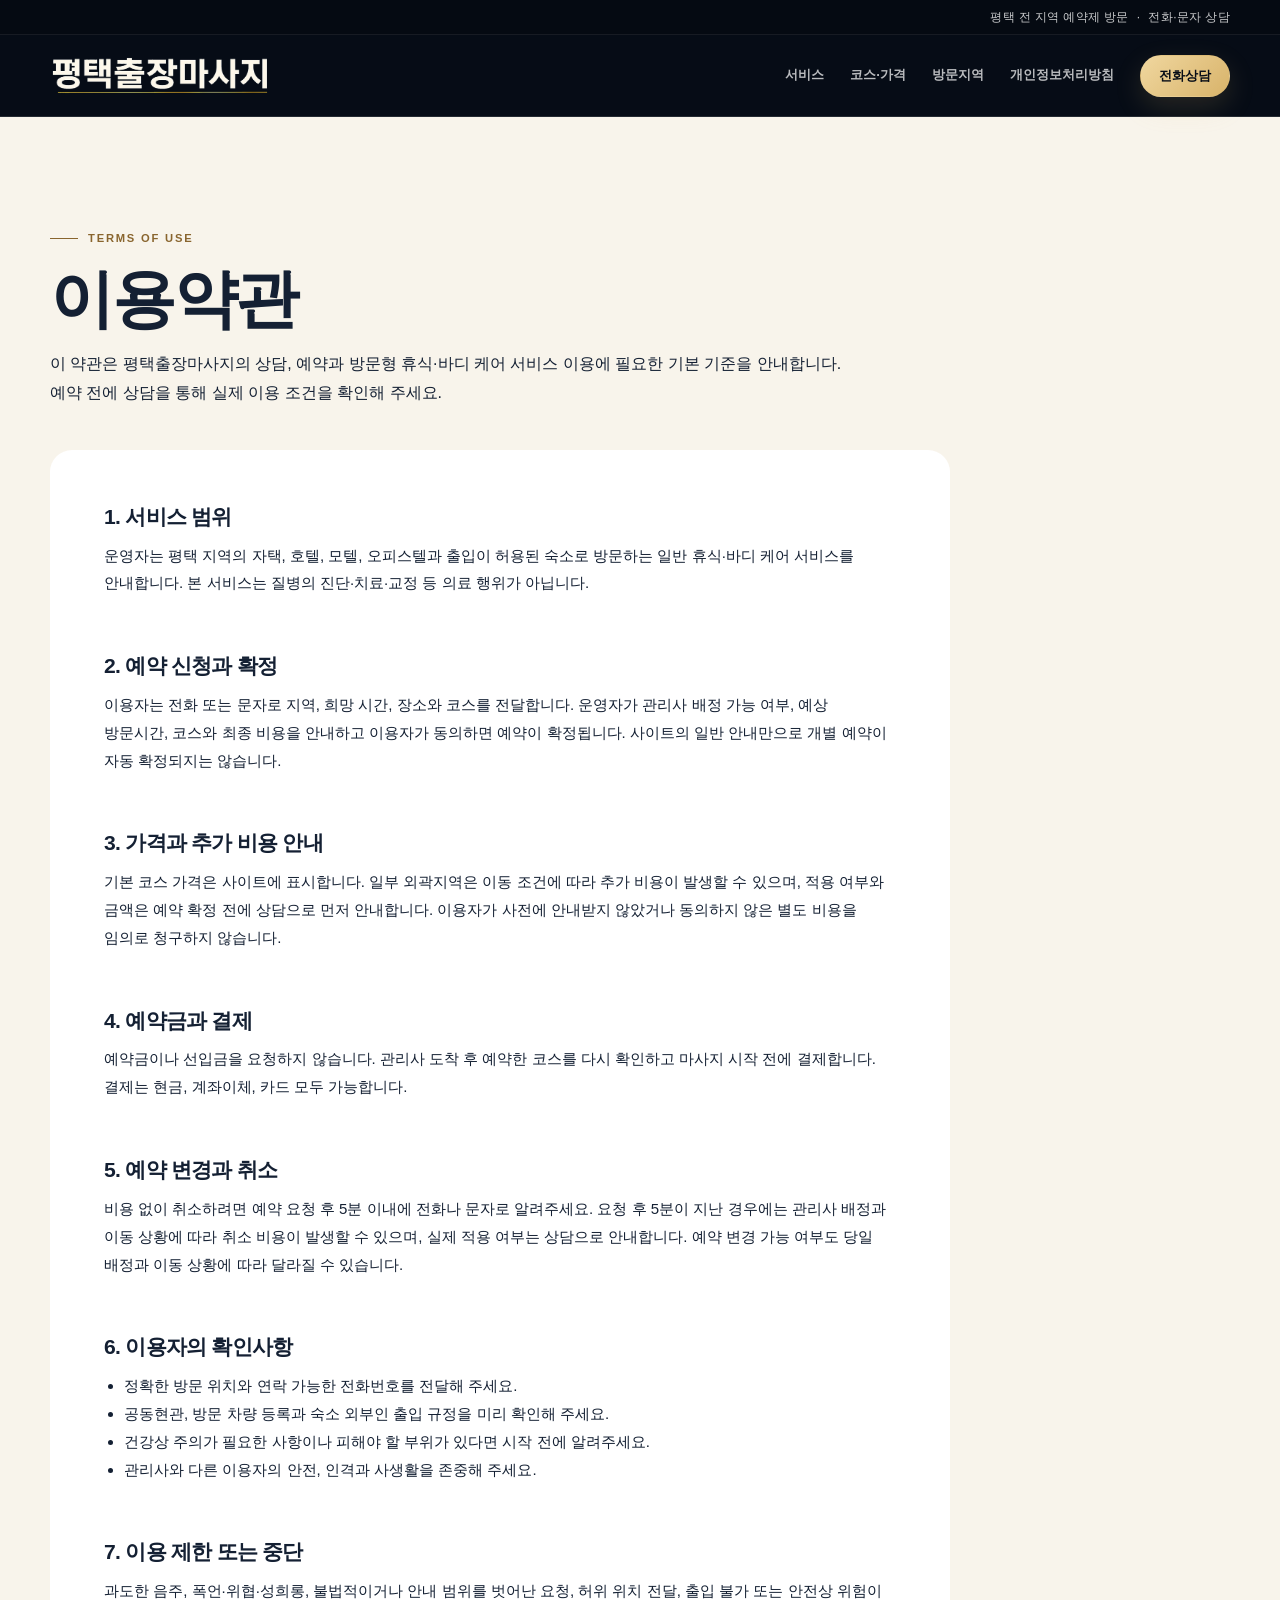
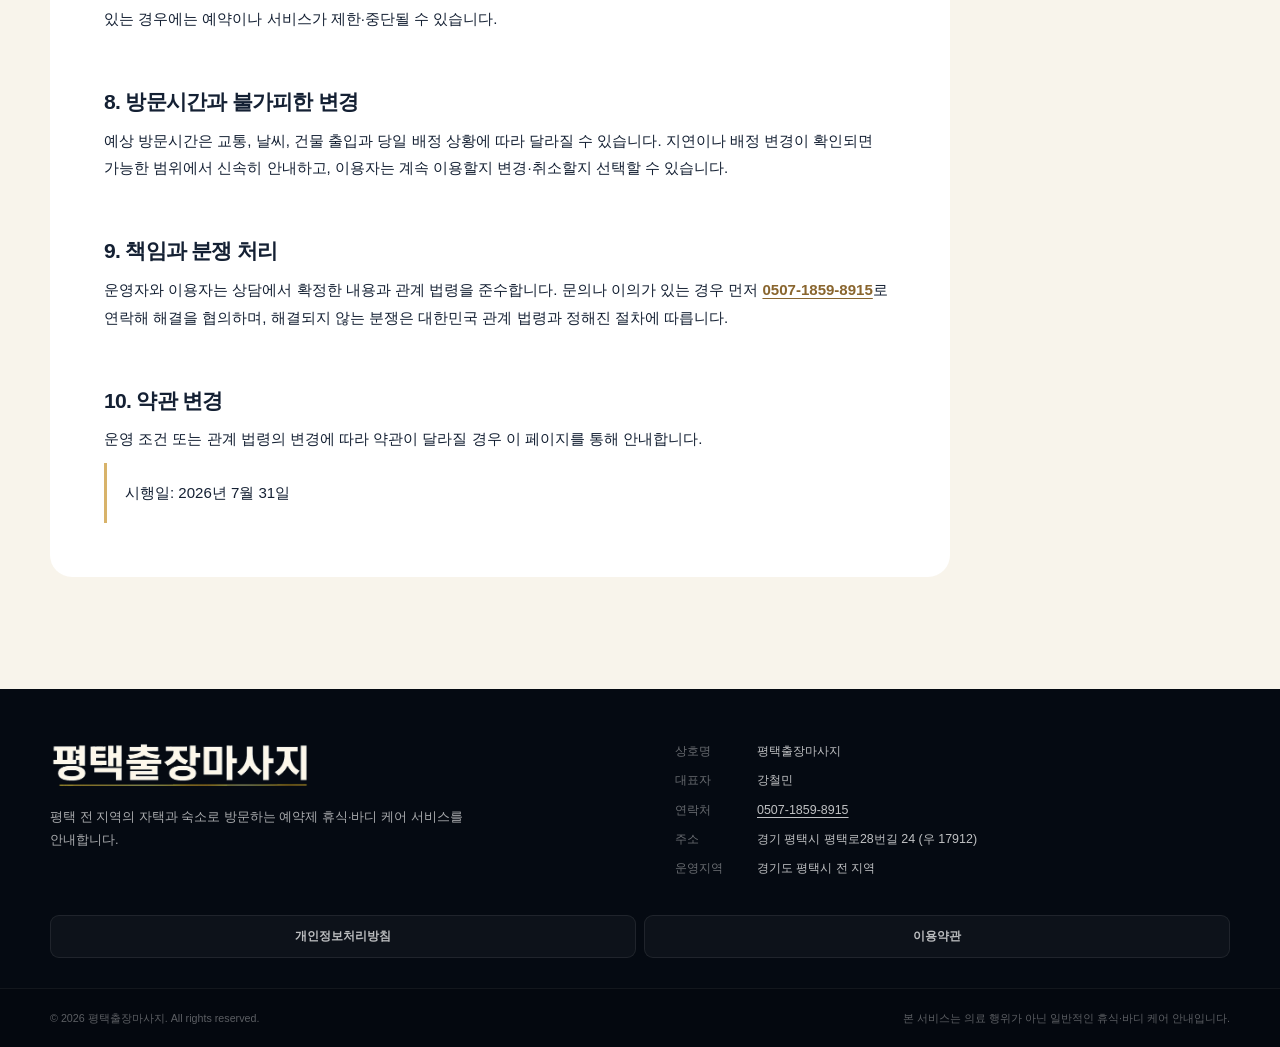
<file: terms/index.html>
<!doctype html>
<html lang="ko">
<head>
  <meta charset="utf-8">
  <meta name="viewport" content="width=device-width, initial-scale=1">
  <title>이용약관 | 평택출장마사지</title>
  <meta name="description" content="평택출장마사지의 예약 확정, 비용 안내, 변경·취소, 결제와 이용 제한 기준을 안내합니다.">
  <meta name="robots" content="index, follow">
  <link rel="canonical" href="https://ptvisitcare.kr/terms/">
  <meta property="og:type" content="website">
  <meta property="og:locale" content="ko_KR">
  <meta property="og:site_name" content="평택출장마사지">
  <meta property="og:title" content="이용약관 | 평택출장마사지">
  <meta property="og:description" content="예약 확정, 비용, 변경·취소와 이용 기준을 안내합니다.">
  <meta property="og:url" content="https://ptvisitcare.kr/terms/">
  <meta property="og:image" content="https://ptvisitcare.kr/images/og-pyeongtaek.jpg">
  <meta property="og:image:width" content="1200">
  <meta property="og:image:height" content="630">
  <meta name="twitter:card" content="summary_large_image">
  <meta name="twitter:title" content="이용약관 | 평택출장마사지">
  <meta name="twitter:description" content="예약 확정, 비용, 변경·취소와 이용 기준을 안내합니다.">
  <meta name="twitter:image" content="https://ptvisitcare.kr/images/og-pyeongtaek.jpg">
  <meta name="theme-color" content="#07111f">
  <link rel="icon" href="../favicon.svg" type="image/svg+xml">
  <link rel="manifest" href="../manifest.webmanifest">
  <link rel="stylesheet" href="../css/style.css?v=20260731-4">
  <script src="../js/main.js?v=20260731-2" defer></script>
</head>
<body>
  <a class="skip-link" href="#main-content">본문 바로가기</a>
  <div class="site-notice" role="note"><div class="container site-notice__inner"><span>평택 전 지역 예약제 방문</span><span aria-hidden="true">·</span><span>전화·문자 상담</span></div></div>
  <header class="site-header" data-header>
    <div class="container header-inner">
      <a class="brand" href="../" aria-label="평택출장마사지 메인 페이지"><img class="brand-logo" src="../images/logo-pyeongtaek.webp" width="600" height="111" alt="평택출장마사지"></a>
      <button class="menu-toggle" type="button" aria-expanded="false" aria-controls="primary-navigation" aria-label="메뉴 열기" data-menu-toggle><span></span><span></span><span></span></button>
      <nav class="primary-nav" id="primary-navigation" aria-label="주요 메뉴" data-nav>
        <a href="../#service">서비스</a><a href="../#price">코스·가격</a><a href="../#region">방문지역</a><a href="../privacy/">개인정보처리방침</a>
        <a class="button button--small button--gold nav-call" href="tel:050718598915" data-action="phone-click">전화상담</a>
      </nav>
    </div>
  </header>

  <main id="main-content" class="legal-page">
    <div class="container">
      <header class="legal-page__header">
        <p class="eyebrow eyebrow--dark"><span></span> TERMS OF USE</p>
        <h1>이용약관</h1>
        <p>이 약관은 평택출장마사지의 상담, 예약과 방문형 휴식·바디 케어 서비스 이용에 필요한 기본 기준을 안내합니다. 예약 전에 상담을 통해 실제 이용 조건을 확인해 주세요.</p>
      </header>

      <article class="legal-document">
        <section>
          <h2>1. 서비스 범위</h2>
          <p>운영자는 평택 지역의 자택, 호텔, 모텔, 오피스텔과 출입이 허용된 숙소로 방문하는 일반 휴식·바디 케어 서비스를 안내합니다. 본 서비스는 질병의 진단·치료·교정 등 의료 행위가 아닙니다.</p>
        </section>
        <section>
          <h2>2. 예약 신청과 확정</h2>
          <p>이용자는 전화 또는 문자로 지역, 희망 시간, 장소와 코스를 전달합니다. 운영자가 관리사 배정 가능 여부, 예상 방문시간, 코스와 최종 비용을 안내하고 이용자가 동의하면 예약이 확정됩니다. 사이트의 일반 안내만으로 개별 예약이 자동 확정되지는 않습니다.</p>
        </section>
        <section>
          <h2>3. 가격과 추가 비용 안내</h2>
          <p>기본 코스 가격은 사이트에 표시합니다. 일부 외곽지역은 이동 조건에 따라 추가 비용이 발생할 수 있으며, 적용 여부와 금액은 예약 확정 전에 상담으로 먼저 안내합니다. 이용자가 사전에 안내받지 않았거나 동의하지 않은 별도 비용을 임의로 청구하지 않습니다.</p>
        </section>
        <section>
          <h2>4. 예약금과 결제</h2>
          <p>예약금이나 선입금을 요청하지 않습니다. 관리사 도착 후 예약한 코스를 다시 확인하고 마사지 시작 전에 결제합니다. 결제는 현금, 계좌이체, 카드 모두 가능합니다.</p>
        </section>
        <section>
          <h2>5. 예약 변경과 취소</h2>
          <p>비용 없이 취소하려면 예약 요청 후 5분 이내에 전화나 문자로 알려주세요. 요청 후 5분이 지난 경우에는 관리사 배정과 이동 상황에 따라 취소 비용이 발생할 수 있으며, 실제 적용 여부는 상담으로 안내합니다. 예약 변경 가능 여부도 당일 배정과 이동 상황에 따라 달라질 수 있습니다.</p>
        </section>
        <section>
          <h2>6. 이용자의 확인사항</h2>
          <ul>
            <li>정확한 방문 위치와 연락 가능한 전화번호를 전달해 주세요.</li>
            <li>공동현관, 방문 차량 등록과 숙소 외부인 출입 규정을 미리 확인해 주세요.</li>
            <li>건강상 주의가 필요한 사항이나 피해야 할 부위가 있다면 시작 전에 알려주세요.</li>
            <li>관리사와 다른 이용자의 안전, 인격과 사생활을 존중해 주세요.</li>
          </ul>
        </section>
        <section>
          <h2>7. 이용 제한 또는 중단</h2>
          <p>과도한 음주, 폭언·위협·성희롱, 불법적이거나 안내 범위를 벗어난 요청, 허위 위치 전달, 출입 불가 또는 안전상 위험이 있는 경우에는 예약이나 서비스가 제한·중단될 수 있습니다.</p>
        </section>
        <section>
          <h2>8. 방문시간과 불가피한 변경</h2>
          <p>예상 방문시간은 교통, 날씨, 건물 출입과 당일 배정 상황에 따라 달라질 수 있습니다. 지연이나 배정 변경이 확인되면 가능한 범위에서 신속히 안내하고, 이용자는 계속 이용할지 변경·취소할지 선택할 수 있습니다.</p>
        </section>
        <section>
          <h2>9. 책임과 분쟁 처리</h2>
          <p>운영자와 이용자는 상담에서 확정한 내용과 관계 법령을 준수합니다. 문의나 이의가 있는 경우 먼저 <a href="tel:050718598915">0507-1859-8915</a>로 연락해 해결을 협의하며, 해결되지 않는 분쟁은 대한민국 관계 법령과 정해진 절차에 따릅니다.</p>
        </section>
        <section>
          <h2>10. 약관 변경</h2>
          <p>운영 조건 또는 관계 법령의 변경에 따라 약관이 달라질 경우 이 페이지를 통해 안내합니다.</p>
          <p class="legal-note">시행일: 2026년 7월 31일</p>
        </section>
      </article>
    </div>
  </main>

  <footer class="site-footer">
    <div class="container footer-main">
      <div class="footer-brand"><a class="brand" href="../" aria-label="평택출장마사지 메인 페이지"><img class="brand-logo" src="../images/logo-pyeongtaek.webp" width="600" height="111" alt="평택출장마사지"></a><p>평택 전 지역의 자택과 숙소로 방문하는 예약제 휴식·바디 케어 서비스를 안내합니다.</p></div>
      <dl class="business-info"><div><dt>상호명</dt><dd data-config-business>평택출장마사지</dd></div><div><dt>대표자</dt><dd>강철민</dd></div><div><dt>연락처</dt><dd><a href="tel:050718598915" data-action="phone-click" data-config-phone>0507-1859-8915</a></dd></div><div><dt>주소</dt><dd>경기 평택시 평택로28번길 24 (우 17912)</dd></div><div><dt>운영지역</dt><dd>경기도 평택시 전 지역</dd></div></dl>
    </div>
    <nav class="container footer-legal" aria-label="정책 안내"><a href="../privacy/">개인정보처리방침</a><a href="../terms/" aria-current="page">이용약관</a></nav>
    <div class="footer-bottom"><div class="container"><p>© <span data-current-year>2026</span> <span data-config-business>평택출장마사지</span>. All rights reserved.</p><p>본 서비스는 의료 행위가 아닌 일반적인 휴식·바디 케어 안내입니다.</p></div></div>
  </footer>
  <div class="mobile-cta" aria-label="빠른 상담"><a href="tel:050718598915" data-action="phone-click"><span aria-hidden="true">☎</span> 전화하기</a><a href="sms:050718598915" data-action="sms-click"><span aria-hidden="true">✉</span> 문자하기</a></div>
</body>
</html>
</file>
<file: css/style.css>
:root {
  --navy-950: #070d17;
  --navy-900: #0b1220;
  --navy-850: #101a2c;
  --navy-800: #152238;
  --navy-700: #21314b;
  --ivory: #f8f4eb;
  --cream: #efe8dc;
  --white: #ffffff;
  --ink: #142033;
  --muted: #657083;
  --line-dark: rgba(255, 255, 255, 0.12);
  --line-light: #d9d2c7;
  --gold: #d8b36a;
  --gold-light: #f0d79f;
  --gold-dark: #89652e;
  --success: #91c4ae;
  --shadow: 0 24px 64px rgba(5, 12, 24, 0.12);
  --radius-sm: 12px;
  --radius: 20px;
  --radius-lg: 30px;
  --container: 1180px;
  --header-height: 72px;
}

*,
*::before,
*::after {
  box-sizing: border-box;
}

html {
  scroll-behavior: smooth;
  scroll-padding-top: 92px;
}

body {
  min-width: 320px;
  margin: 0;
  padding: 0 0 64px;
  overflow-x: hidden;
  color: var(--ink);
  background: var(--navy-950);
  font-family: Pretendard, "Noto Sans KR", "Apple SD Gothic Neo", Inter, -apple-system, BlinkMacSystemFont, "Segoe UI", sans-serif;
  font-size: 16px;
  line-height: 1.7;
  word-break: keep-all;
  -webkit-font-smoothing: antialiased;
}

body.nav-open {
  overflow: hidden;
}

img {
  display: block;
  max-width: 100%;
}

a {
  color: inherit;
  text-decoration: none;
}

button,
input,
textarea,
select {
  font: inherit;
}

button,
summary,
a {
  -webkit-tap-highlight-color: transparent;
  touch-action: manipulation;
}

:focus-visible {
  outline: 3px solid var(--gold-light);
  outline-offset: 4px;
}

::selection {
  color: var(--navy-950);
  background: var(--gold-light);
}

h1,
h2,
h3,
p,
ul,
ol,
dl,
blockquote {
  margin-top: 0;
}

h1,
h2,
h3 {
  line-height: 1.22;
  letter-spacing: -0.035em;
}

h2 {
  margin-bottom: 18px;
  font-size: clamp(2rem, 8vw, 3.65rem);
  font-weight: 750;
}

h3 {
  margin-bottom: 12px;
  font-size: 1.25rem;
}

p:last-child {
  margin-bottom: 0;
}

.container {
  width: min(100% - 36px, var(--container));
  margin-inline: auto;
}

.section {
  position: relative;
  padding: 86px 0;
}

.section--light {
  background: var(--ivory);
}

.section--cream {
  background: var(--cream);
}

.section--navy {
  color: var(--ivory);
  background:
    radial-gradient(circle at 90% 8%, rgba(216, 179, 106, 0.11), transparent 28rem),
    var(--navy-900);
}

.sr-only {
  position: absolute !important;
  width: 1px !important;
  height: 1px !important;
  padding: 0 !important;
  margin: -1px !important;
  overflow: hidden !important;
  clip: rect(0, 0, 0, 0) !important;
  white-space: nowrap !important;
  border: 0 !important;
}

.error-page {
  min-height: 100vh;
  padding: 72px 0;
  color: var(--ivory);
  background:
    radial-gradient(circle at 75% 20%, rgba(216, 179, 106, 0.16), transparent 24rem),
    var(--navy-950);
}

.error-page__inner {
  display: grid;
  min-height: calc(100vh - 144px);
  place-items: center;
  text-align: center;
}

.error-card {
  width: min(100%, 680px);
  padding: clamp(32px, 8vw, 68px);
  border: 1px solid var(--line-dark);
  border-radius: var(--radius-lg);
  background: rgba(16, 26, 44, 0.88);
  box-shadow: 0 30px 80px rgba(0, 0, 0, 0.28);
}

.error-card .brand-logo {
  width: min(100%, 300px);
  margin: 0 auto 34px;
}

.error-code {
  margin-bottom: 8px;
  color: var(--gold-light);
  font-family: Georgia, "Times New Roman", serif;
  font-size: clamp(4.5rem, 20vw, 8rem);
  font-weight: 700;
  line-height: 0.9;
}

.error-card h1 {
  margin-bottom: 18px;
  font-size: clamp(1.8rem, 7vw, 3.2rem);
}

.error-card > p {
  margin: 0 auto 30px;
  color: rgba(255, 255, 255, 0.78);
}

.error-actions {
  display: flex;
  flex-wrap: wrap;
  justify-content: center;
  gap: 12px;
}

.skip-link {
  position: fixed;
  z-index: 1000;
  top: 12px;
  left: 12px;
  padding: 10px 16px;
  color: var(--navy-950);
  background: var(--gold-light);
  border-radius: 8px;
  transform: translateY(-150%);
  transition: transform 0.2s ease;
}

.skip-link:focus {
  transform: translateY(0);
}

.site-notice {
  position: relative;
  z-index: 12;
  color: rgba(255, 255, 255, 0.78);
  background: #050a12;
  border-bottom: 1px solid rgba(255, 255, 255, 0.07);
  font-size: 0.75rem;
  letter-spacing: 0.03em;
}

.site-notice__inner {
  display: flex;
  justify-content: center;
  gap: 8px;
  min-height: 34px;
  align-items: center;
}

.site-header {
  position: sticky;
  z-index: 100;
  top: 0;
  height: var(--header-height);
  color: var(--white);
  background: rgba(7, 13, 23, 0.96);
  border-bottom: 1px solid var(--line-dark);
  transition: height 0.2s ease, background 0.2s ease, box-shadow 0.2s ease;
}

.site-header.is-scrolled {
  height: 64px;
  background: rgba(7, 13, 23, 0.97);
  box-shadow: 0 12px 30px rgba(0, 0, 0, 0.22);
}

.header-inner {
  display: flex;
  height: 100%;
  align-items: center;
  justify-content: space-between;
}

.brand {
  display: inline-flex;
  align-items: center;
  min-width: 0;
}

.brand-logo {
  display: block;
  width: clamp(168px, 45vw, 220px);
  height: auto;
}

.brand-mark {
  display: grid;
  flex: 0 0 36px;
  width: 36px;
  height: 36px;
  place-items: center;
  color: var(--navy-950);
  background: linear-gradient(145deg, var(--gold-light), var(--gold));
  border-radius: 50%;
  font-family: Georgia, "Times New Roman", serif;
  font-size: 1.1rem;
  font-weight: 700;
}

.brand-copy {
  display: flex;
  min-width: 0;
  flex-direction: column;
}

.brand-copy strong {
  overflow: hidden;
  font-size: 0.98rem;
  line-height: 1.25;
  letter-spacing: -0.03em;
  text-overflow: ellipsis;
  white-space: nowrap;
}

.brand-copy small {
  margin-top: 2px;
  color: var(--gold-light);
  font-size: 0.54rem;
  line-height: 1.2;
  letter-spacing: 0.16em;
}

.menu-toggle {
  display: grid;
  width: 44px;
  height: 44px;
  padding: 10px;
  place-content: center;
  gap: 5px;
  color: var(--white);
  background: transparent;
  border: 1px solid rgba(255, 255, 255, 0.22);
  border-radius: 11px;
  cursor: pointer;
}

.menu-toggle span {
  display: block;
  width: 20px;
  height: 1.5px;
  background: currentColor;
  transition: transform 0.2s ease, opacity 0.2s ease;
}

.menu-toggle[aria-expanded="true"] span:nth-child(1) {
  transform: translateY(6.5px) rotate(45deg);
}

.menu-toggle[aria-expanded="true"] span:nth-child(2) {
  opacity: 0;
}

.menu-toggle[aria-expanded="true"] span:nth-child(3) {
  transform: translateY(-6.5px) rotate(-45deg);
}

.primary-nav {
  position: absolute;
  top: calc(100% + 1px);
  left: 0;
  width: 100%;
  max-height: 0;
  padding: 0 18px;
  overflow: hidden;
  visibility: hidden;
  background: rgba(7, 13, 23, 0.99);
  border-bottom: 1px solid var(--line-dark);
  opacity: 0;
  transition: max-height 0.25s ease, opacity 0.2s ease, visibility 0.2s ease, padding 0.25s ease;
}

.primary-nav.is-open {
  max-height: calc(100vh - 90px);
  padding-block: 14px 24px;
  overflow-y: auto;
  visibility: visible;
  opacity: 1;
}

.primary-nav > a:not(.button) {
  display: flex;
  min-height: 50px;
  align-items: center;
  border-bottom: 1px solid var(--line-dark);
  font-size: 1rem;
}

.primary-nav .nav-call {
  margin-top: 16px;
}

.button {
  display: inline-flex;
  min-height: 50px;
  padding: 13px 20px;
  align-items: center;
  justify-content: center;
  gap: 8px;
  border: 1px solid transparent;
  border-radius: 999px;
  font-size: 0.92rem;
  font-weight: 720;
  line-height: 1.2;
  text-align: center;
  transition: transform 0.2s ease, box-shadow 0.2s ease, background 0.2s ease, border-color 0.2s ease;
}

.button:hover {
  transform: translateY(-2px);
}

.button--gold {
  color: var(--navy-950);
  background: linear-gradient(135deg, var(--gold-light), var(--gold));
  box-shadow: 0 10px 28px rgba(216, 179, 106, 0.16);
}

.button--gold:hover {
  box-shadow: 0 14px 34px rgba(216, 179, 106, 0.28);
}

.button--light {
  color: var(--navy-950);
  background: var(--ivory);
}

.button--ghost {
  color: var(--white);
  background: rgba(255, 255, 255, 0.06);
  border-color: rgba(255, 255, 255, 0.32);
}

.button--dark {
  color: var(--white);
  background: var(--navy-900);
}

.button--small {
  min-height: 42px;
  padding: 10px 18px;
  font-size: 0.82rem;
}

.button--full {
  width: 100%;
}

.text-link {
  display: inline-flex;
  padding-block: 6px;
  align-items: center;
  gap: 8px;
  color: var(--gold-light);
  border-bottom: 1px solid rgba(240, 215, 159, 0.55);
  font-size: 0.9rem;
  font-weight: 700;
}

.text-link--dark {
  color: var(--gold-dark);
  border-color: rgba(154, 117, 56, 0.4);
}

.eyebrow {
  display: flex;
  margin-bottom: 17px;
  align-items: center;
  gap: 10px;
  color: var(--gold-light);
  font-size: 0.7rem;
  font-weight: 800;
  letter-spacing: 0.16em;
}

.eyebrow span {
  width: 28px;
  height: 1px;
  background: currentColor;
}

.eyebrow--dark {
  color: var(--gold-dark);
}

.hero {
  position: relative;
  min-height: 760px;
  isolation: isolate;
  overflow: hidden;
  color: var(--white);
  background: linear-gradient(135deg, var(--navy-950), var(--navy-800));
}

.hero-media,
.hero-shade {
  position: absolute;
  z-index: -2;
  inset: 0;
  width: 100%;
  height: 100%;
}

.hero-media {
  object-fit: cover;
  object-position: 66% center;
}

.hero-shade {
  z-index: -1;
  background:
    linear-gradient(90deg, rgba(5, 10, 18, 0.98) 0%, rgba(5, 10, 18, 0.89) 48%, rgba(5, 10, 18, 0.38) 100%),
    linear-gradient(0deg, rgba(5, 10, 18, 0.72) 0%, transparent 42%);
}

.hero-inner {
  display: grid;
  min-height: 760px;
  padding-block: 78px 70px;
  align-items: center;
  gap: 42px;
}

.hero-copy {
  max-width: 700px;
}

.hero h1 {
  margin-bottom: 22px;
  font-size: clamp(2.65rem, 12vw, 5.4rem);
  font-weight: 760;
  line-height: 1.04;
  letter-spacing: -0.055em;
}

.hero h1 em {
  color: var(--gold-light);
  font-family: Georgia, "Times New Roman", serif;
  font-size: 0.92em;
  font-style: normal;
  font-weight: 500;
  letter-spacing: -0.06em;
}

.hero-lead {
  max-width: 650px;
  margin-bottom: 26px;
  color: rgba(255, 255, 255, 0.77);
  font-size: 1rem;
  line-height: 1.85;
}

.hero-badges {
  display: flex;
  padding: 0;
  margin: 0 0 30px;
  flex-wrap: wrap;
  gap: 8px;
  list-style: none;
}

.hero-badges li {
  padding: 7px 11px;
  color: rgba(255, 255, 255, 0.9);
  background: rgba(255, 255, 255, 0.07);
  border: 1px solid rgba(255, 255, 255, 0.18);
  border-radius: 999px;
  font-size: 0.75rem;
  font-weight: 650;
}

.hero-badges li::before {
  content: "✓";
  margin-right: 6px;
  color: var(--gold-light);
  font-weight: 900;
}

.hero-actions {
  display: grid;
  margin-bottom: 22px;
  grid-template-columns: repeat(2, minmax(0, 1fr));
  gap: 10px;
}

.hero-actions .button:first-child {
  grid-column: auto;
}

.hero-summary {
  display: none;
}

.feature-strip {
  color: var(--ivory);
  background: var(--navy-850);
  border-top: 1px solid var(--line-dark);
  border-bottom: 1px solid var(--line-dark);
}

.feature-grid {
  display: grid;
  grid-template-columns: 1fr;
}

.feature-card {
  position: relative;
  padding: 30px 4px 30px 60px;
  border-bottom: 1px solid var(--line-dark);
}

.feature-card:last-child {
  border-bottom: 0;
}

.feature-number {
  position: absolute;
  top: 31px;
  left: 4px;
  color: var(--gold);
  font-family: Georgia, serif;
  font-size: 0.8rem;
}

.feature-card h3 {
  margin-bottom: 7px;
  font-size: 1.05rem;
  letter-spacing: -0.02em;
}

.feature-card p {
  margin: 0;
  color: rgba(255, 255, 255, 0.58);
  font-size: 0.82rem;
  line-height: 1.65;
}

.section-heading {
  max-width: 760px;
  margin-bottom: 40px;
}

.section-heading > p:not(.eyebrow) {
  margin-bottom: 0;
  color: var(--muted);
  line-height: 1.85;
}

.section--navy .section-heading > p:not(.eyebrow) {
  color: rgba(255, 255, 255, 0.64);
}

.section-heading--center {
  margin-inline: auto;
  text-align: center;
}

.section-heading--center .eyebrow {
  justify-content: center;
}

.price-grid {
  display: grid;
  gap: 18px;
}

.price-card {
  position: relative;
  padding: 28px 22px 22px;
  overflow: hidden;
  background: var(--white);
  border: 1px solid var(--line-light);
  border-radius: var(--radius-lg);
  box-shadow: 0 14px 40px rgba(19, 28, 43, 0.06);
}

.price-card--featured {
  color: var(--white);
  background:
    radial-gradient(circle at 80% 0%, rgba(216, 179, 106, 0.2), transparent 14rem),
    var(--navy-900);
  border-color: var(--gold-dark);
  box-shadow: var(--shadow);
}

.price-ribbon {
  display: inline-flex;
  padding: 5px 10px;
  margin-bottom: 18px;
  color: var(--navy-950);
  background: var(--gold-light);
  border-radius: 999px;
  font-size: 0.7rem;
  font-weight: 800;
}

.price-kicker,
.service-label {
  margin-bottom: 7px;
  color: var(--gold-dark);
  font-family: Georgia, "Times New Roman", serif;
  font-size: 0.68rem;
  font-weight: 700;
  letter-spacing: 0.16em;
}

.price-card--featured .price-kicker,
.section--navy .service-label {
  color: var(--gold-light);
}

.price-card__top h3 {
  margin-bottom: 11px;
  font-size: 1.6rem;
}

.price-card__top > p:last-child {
  min-height: 52px;
  color: var(--muted);
  font-size: 0.84rem;
  line-height: 1.65;
}

.price-card--featured .price-card__top > p:last-child {
  color: rgba(255, 255, 255, 0.63);
}

.price-list {
  padding: 0;
  margin: 24px 0;
  list-style: none;
  border-top: 1px solid var(--line-light);
}

.price-card--featured .price-list {
  border-color: var(--line-dark);
}

.price-list li {
  display: flex;
  min-height: 58px;
  align-items: center;
  justify-content: space-between;
  gap: 12px;
  border-bottom: 1px solid var(--line-light);
}

.price-card--featured .price-list li {
  border-color: var(--line-dark);
}

.price-list span {
  color: var(--muted);
  font-size: 0.9rem;
}

.price-card--featured .price-list span {
  color: rgba(255, 255, 255, 0.72);
}

.price-list strong {
  font-size: 1.08rem;
}

.price-list small {
  display: inline-block;
  padding: 2px 7px;
  margin-left: 5px;
  color: var(--gold-dark);
  background: rgba(216, 179, 106, 0.14);
  border-radius: 999px;
  font-size: 0.62rem;
  font-weight: 800;
  vertical-align: 2px;
}

.price-card--featured .price-list small {
  color: var(--gold-light);
  background: rgba(216, 179, 106, 0.16);
}

.course-meta {
  margin-bottom: 24px;
}

.course-meta > div {
  display: grid;
  padding: 4px 0;
  grid-template-columns: 54px 1fr;
  gap: 6px;
  font-size: 0.78rem;
}

.course-meta dt {
  color: var(--gold-dark);
  font-weight: 800;
}

.price-card--featured .course-meta dt {
  color: var(--gold-light);
}

.course-meta dd {
  margin: 0;
  color: var(--muted);
}

.price-card--featured .course-meta dd {
  color: rgba(255, 255, 255, 0.64);
}

.price-note {
  display: flex;
  padding: 14px 16px;
  margin: 22px 0 0;
  align-items: flex-start;
  gap: 8px;
  color: #5a6473;
  background: #e8e1d6;
  border-radius: var(--radius-sm);
  font-size: 0.8rem;
}

.service-grid {
  display: grid;
  gap: 18px;
}

.service-card {
  overflow: hidden;
  background: var(--navy-850);
  border: 1px solid var(--line-dark);
  border-radius: var(--radius);
}

.service-card__media {
  position: relative;
  aspect-ratio: 4 / 3;
  overflow: hidden;
  background: linear-gradient(145deg, var(--navy-800), var(--navy-950));
}

.service-card__media::after {
  position: absolute;
  content: "";
  inset: 0;
  background: linear-gradient(0deg, rgba(5, 10, 18, 0.36), transparent 55%);
}

.service-card__media img {
  width: 100%;
  height: 100%;
  object-fit: cover;
  transition: transform 0.5s ease;
}

.service-card:hover .service-card__media img {
  transform: scale(1.025);
}

.service-card__media > span,
.service-card__pattern > span {
  position: absolute;
  z-index: 2;
  right: 18px;
  bottom: 14px;
  color: var(--gold-light);
  font-family: Georgia, serif;
  font-size: 2.2rem;
}

.service-card__body {
  padding: 24px 22px 27px;
}

.service-card__body h3 {
  margin-bottom: 13px;
  font-size: 1.45rem;
}

.service-card__body > p:last-of-type {
  color: rgba(255, 255, 255, 0.61);
  font-size: 0.88rem;
  line-height: 1.85;
}

.service-card__body .text-link {
  margin-top: 10px;
}

.service-card__pattern {
  position: relative;
  min-height: 190px;
  overflow: hidden;
  background:
    radial-gradient(circle at 30% 50%, rgba(216, 179, 106, 0.22) 0 2px, transparent 3px),
    radial-gradient(circle at 70% 30%, rgba(216, 179, 106, 0.12) 0 1px, transparent 2px),
    linear-gradient(135deg, var(--navy-700), var(--navy-950));
  background-size: 34px 34px, 22px 22px, auto;
}

.service-card__pattern::before {
  position: absolute;
  width: 210px;
  height: 210px;
  content: "";
  top: 50%;
  left: 50%;
  border: 1px solid rgba(216, 179, 106, 0.28);
  border-radius: 50%;
  transform: translate(-50%, -50%);
  box-shadow: 0 0 0 28px rgba(216, 179, 106, 0.04), 0 0 0 58px rgba(216, 179, 106, 0.025);
}

.region-chips {
  display: flex;
  padding-bottom: 6px;
  margin: -8px 0 28px;
  overflow-x: auto;
  gap: 8px;
  scrollbar-width: thin;
}

.region-chips a {
  flex: 0 0 auto;
  padding: 8px 14px;
  color: #5a6473;
  background: #e8e1d6;
  border: 1px solid #d7cfc2;
  border-radius: 999px;
  font-size: 0.8rem;
  font-weight: 700;
}

.region-chips a:hover {
  color: var(--navy-900);
  border-color: var(--gold-dark);
}

.region-chips a[aria-current="page"] {
  color: var(--white);
  background: var(--navy-800);
  border-color: var(--navy-800);
}

.region-grid {
  display: grid;
  gap: 14px;
}

.region-card {
  padding: 24px 20px;
  scroll-margin-top: 96px;
  background: var(--white);
  border: 1px solid var(--line-light);
  border-radius: var(--radius);
  box-shadow: 0 10px 32px rgba(19, 28, 43, 0.045);
}

.local-guide {
  max-width: 920px;
  padding: clamp(26px, 5vw, 42px);
  margin: 34px auto 0;
  border: 1px solid var(--line-light);
  border-radius: var(--radius);
  background: rgba(255, 255, 255, 0.7);
  box-shadow: 0 18px 44px rgba(20, 32, 51, 0.07);
}

.local-guide h3 {
  margin-bottom: 18px;
  font-size: clamp(1.45rem, 4vw, 2rem);
}

.local-guide > p:not(.eyebrow) {
  color: var(--muted);
}

.local-guide > p:not(.eyebrow) + p {
  margin-top: 14px;
}

.contextual-links {
  max-width: 980px;
  padding: clamp(24px, 4vw, 36px);
  margin: 0 auto 28px;
  background: var(--white);
  border: 1px solid var(--line-light);
  border-radius: var(--radius);
  box-shadow: 0 14px 38px rgba(20, 32, 51, 0.06);
}

.contextual-links h3 {
  margin: 0 0 10px;
  color: var(--navy-900);
  font-size: clamp(1.2rem, 3vw, 1.55rem);
}

.contextual-links > p {
  max-width: 760px;
  margin: 0 0 20px;
  color: var(--muted);
  font-size: 0.88rem;
  line-height: 1.8;
}

.contextual-link-grid {
  display: grid;
  grid-template-columns: repeat(auto-fit, minmax(min(100%, 260px), 1fr));
  gap: 10px;
}

.contextual-link-grid a {
  display: flex;
  min-height: 54px;
  align-items: center;
  justify-content: space-between;
  padding: 13px 15px;
  color: var(--navy-800);
  background: var(--ivory);
  border: 1px solid var(--line-light);
  border-radius: 10px;
  font-size: 0.82rem;
  font-weight: 750;
  line-height: 1.45;
  gap: 12px;
}

.contextual-link-grid a:hover {
  color: var(--navy-900);
  background: var(--ivory-deep);
  border-color: var(--gold-dark);
  transform: translateY(-1px);
}

.contextual-link-grid i {
  flex: 0 0 auto;
  color: var(--gold-dark);
  font-style: normal;
}

.region-card__heading {
  display: flex;
  margin-bottom: 14px;
  align-items: center;
  gap: 12px;
}

.region-card__heading span {
  display: grid;
  flex: 0 0 32px;
  width: 32px;
  height: 32px;
  place-items: center;
  color: var(--gold-dark);
  background: rgba(216, 179, 106, 0.15);
  border-radius: 50%;
  font-family: Georgia, serif;
  font-size: 0.68rem;
}

.region-card h3 {
  margin: 0;
  font-size: 1.14rem;
}

.region-card > p:not(.region-tags) {
  margin-bottom: 15px;
  color: var(--muted);
  font-size: 0.85rem;
  line-height: 1.82;
}

.region-tags {
  margin: 0;
  color: var(--gold-dark);
  font-size: 0.72rem;
  font-weight: 750;
}

.region-card .text-link {
  margin-top: 14px;
  margin-right: 14px;
}

.place-grid {
  display: grid;
  grid-template-columns: repeat(2, 1fr);
  gap: 12px;
}

.place-card {
  padding: 24px 16px;
  background: rgba(255, 255, 255, 0.63);
  border: 1px solid rgba(154, 117, 56, 0.18);
  border-radius: var(--radius);
  text-align: center;
}

.place-card:last-child {
  grid-column: 1 / -1;
}

.place-icon {
  display: grid;
  width: 50px;
  height: 50px;
  margin: 0 auto 15px;
  place-items: center;
  color: var(--navy-900);
  background: linear-gradient(145deg, var(--gold-light), var(--gold));
  border-radius: 17px;
  font-family: Georgia, serif;
  font-size: 0.95rem;
  font-weight: 800;
  box-shadow: 0 10px 22px rgba(154, 117, 56, 0.12);
}

.place-card h3 {
  margin-bottom: 8px;
  font-size: 1rem;
}

.place-card p {
  color: var(--muted);
  font-size: 0.76rem;
  line-height: 1.65;
}

.process-list {
  padding: 0;
  margin: 0;
  list-style: none;
}

.process-list li {
  position: relative;
  display: grid;
  padding: 0 0 30px 0;
  grid-template-columns: 54px 1fr;
  gap: 15px;
}

.process-list li:not(:last-child)::after {
  position: absolute;
  width: 1px;
  content: "";
  top: 52px;
  bottom: 4px;
  left: 26px;
  background: linear-gradient(var(--gold-dark), rgba(216, 179, 106, 0.05));
}

.process-list > li > span {
  display: grid;
  width: 54px;
  height: 54px;
  place-items: center;
  color: var(--gold-light);
  background: rgba(216, 179, 106, 0.09);
  border: 1px solid rgba(216, 179, 106, 0.35);
  border-radius: 50%;
  font-family: Georgia, serif;
  font-size: 0.75rem;
}

.process-list h3 {
  margin: 2px 0 7px;
  font-size: 1.08rem;
}

.process-list p {
  color: rgba(255, 255, 255, 0.57);
  font-size: 0.82rem;
  line-height: 1.7;
}

.booking-layout {
  display: grid;
  gap: 38px;
}

.booking-copy > p:not(.eyebrow) {
  color: var(--muted);
}

.booking-contact {
  padding: 22px;
  margin-top: 28px;
  background: var(--cream);
  border-left: 3px solid var(--gold);
  border-radius: 0 var(--radius-sm) var(--radius-sm) 0;
}

.booking-contact > p:first-child {
  margin-bottom: 7px;
  color: var(--gold-dark);
  font-size: 0.73rem;
  font-weight: 800;
}

.booking-contact blockquote {
  margin-bottom: 11px;
  color: var(--ink);
  font-size: 0.93rem;
  font-weight: 650;
}

.notice-list {
  padding: 0;
  margin: 0;
  list-style: none;
  background: var(--white);
  border: 1px solid var(--line-light);
  border-radius: var(--radius);
  box-shadow: 0 14px 40px rgba(19, 28, 43, 0.055);
}

.notice-list li {
  display: grid;
  padding: 20px;
  grid-template-columns: 34px 1fr;
  gap: 12px;
  border-bottom: 1px solid var(--line-light);
}

.notice-list li:last-child {
  border-bottom: 0;
}

.notice-list li > span {
  display: grid;
  width: 30px;
  height: 30px;
  place-items: center;
  color: var(--navy-900);
  background: var(--gold-light);
  border-radius: 50%;
  font-size: 0.75rem;
  font-weight: 900;
}

.notice-list strong {
  display: block;
  margin-bottom: 4px;
  font-size: 0.92rem;
}

.notice-list p {
  color: var(--muted);
  font-size: 0.77rem;
  line-height: 1.6;
}

.faq-layout {
  display: grid;
  gap: 36px;
}

.faq-intro > p:not(.eyebrow) {
  margin-bottom: 23px;
  color: var(--muted);
}

.faq-list {
  border-top: 1px solid #cfc6b9;
}

.faq-list details {
  border-bottom: 1px solid #cfc6b9;
}

.faq-list summary {
  display: grid;
  min-height: 72px;
  padding: 17px 2px;
  align-items: center;
  grid-template-columns: 28px 1fr 22px;
  gap: 9px;
  cursor: pointer;
  font-size: 0.92rem;
  font-weight: 720;
  list-style: none;
}

.faq-list summary::-webkit-details-marker {
  display: none;
}

.faq-list summary > span {
  color: var(--gold-dark);
  font-family: Georgia, serif;
  font-size: 0.69rem;
}

.faq-list summary i {
  position: relative;
  display: block;
  width: 20px;
  height: 20px;
}

.faq-list summary i::before,
.faq-list summary i::after {
  position: absolute;
  width: 12px;
  height: 1.5px;
  content: "";
  top: 9px;
  left: 4px;
  background: var(--ink);
  transition: transform 0.2s ease;
}

.faq-list summary i::after {
  transform: rotate(90deg);
}

.faq-list details[open] summary i::after {
  transform: rotate(0deg);
}

.faq-list details[open] summary {
  color: var(--gold-dark);
}

.faq-list details > div {
  padding: 0 28px 22px 39px;
}

.faq-list details p {
  margin: 0;
  color: var(--muted);
  font-size: 0.83rem;
  line-height: 1.8;
}

.final-cta {
  position: relative;
  padding: 90px 0;
  overflow: hidden;
  isolation: isolate;
  color: var(--white);
  background: var(--navy-900);
}

.final-cta::before {
  position: absolute;
  z-index: -1;
  width: 460px;
  height: 460px;
  content: "";
  top: -260px;
  right: -220px;
  border: 1px solid rgba(216, 179, 106, 0.16);
  border-radius: 50%;
  box-shadow: 0 0 0 70px rgba(216, 179, 106, 0.025), 0 0 0 140px rgba(216, 179, 106, 0.018);
}

.final-cta__glow {
  position: absolute;
  z-index: -1;
  width: 600px;
  height: 400px;
  inset: 50% auto auto 50%;
  background: radial-gradient(circle, rgba(216, 179, 106, 0.12), transparent 68%);
  transform: translate(-50%, -50%);
}

.final-cta__inner {
  text-align: center;
}

.final-cta .eyebrow {
  justify-content: center;
}

.final-cta h2 {
  margin-bottom: 17px;
  font-size: clamp(2.25rem, 10vw, 4.6rem);
}

.final-cta__inner > p:not(.eyebrow, .final-note) {
  color: rgba(255, 255, 255, 0.66);
}

.final-actions {
  display: grid;
  max-width: 620px;
  margin: 30px auto 18px;
  grid-template-columns: repeat(2, minmax(0, 1fr));
  gap: 10px;
}

.final-note {
  color: rgba(255, 255, 255, 0.55);
  font-size: 0.78rem;
}

.final-note strong {
  color: var(--gold-light);
}

.site-footer {
  color: rgba(255, 255, 255, 0.66);
  background: #050a12;
}

.footer-main {
  display: grid;
  padding-block: 52px 36px;
  gap: 34px;
}

.footer-brand .brand {
  margin-bottom: 17px;
  color: var(--white);
}

.footer-brand .brand-logo {
  width: min(100%, 260px);
}

.footer-brand > p {
  max-width: 450px;
  font-size: 0.8rem;
  line-height: 1.75;
}

.business-info {
  display: grid;
  margin: 0;
  gap: 8px;
  font-size: 0.78rem;
}

.business-info > div {
  display: grid;
  grid-template-columns: 72px 1fr;
  gap: 10px;
}

.business-info dt {
  color: rgba(255, 255, 255, 0.4);
}

.business-info dd {
  margin: 0;
  color: rgba(255, 255, 255, 0.75);
}

.business-info a {
  text-decoration: underline;
  text-underline-offset: 3px;
}

.footer-legal {
  display: grid;
  grid-template-columns: repeat(2, minmax(0, max-content));
  padding-bottom: 30px;
  gap: 8px;
}

.footer-legal > a {
  display: inline-flex;
  min-height: 42px;
  align-items: center;
  justify-content: center;
  padding: 10px 14px;
  color: rgba(255, 255, 255, 0.72);
  background: rgba(255, 255, 255, 0.035);
  border: 1px solid rgba(255, 255, 255, 0.08);
  border-radius: 9px;
  font-size: 0.75rem;
  font-weight: 650;
}

.footer-legal > a:hover {
  color: var(--white);
  border-color: rgba(255, 255, 255, 0.2);
}

.footer-legal details {
  background: rgba(255, 255, 255, 0.035);
  border: 1px solid rgba(255, 255, 255, 0.08);
  border-radius: 9px;
}

.footer-legal summary {
  padding: 11px 14px;
  color: rgba(255, 255, 255, 0.68);
  cursor: pointer;
  font-size: 0.75rem;
  font-weight: 650;
}

.footer-legal details p {
  padding: 0 14px 14px;
  margin: 0;
  color: rgba(255, 255, 255, 0.45);
  font-size: 0.72rem;
  line-height: 1.7;
}

.footer-bottom {
  padding: 20px 0 82px;
  background: rgba(0, 0, 0, 0.16);
  border-top: 1px solid rgba(255, 255, 255, 0.06);
}

.footer-bottom .container {
  display: grid;
  gap: 5px;
}

.footer-bottom p {
  margin: 0;
  color: rgba(255, 255, 255, 0.35);
  font-size: 0.67rem;
}

.legal-page {
  min-height: 60vh;
  padding: clamp(64px, 9vw, 112px) 0;
  background: var(--ivory);
}

.legal-page__header {
  max-width: 820px;
  margin-bottom: 42px;
}

.legal-page__header h1 {
  margin: 12px 0 16px;
  color: var(--navy);
  font-family: var(--font-display);
  font-size: clamp(2rem, 6vw, 4rem);
  line-height: 1.08;
}

.legal-page__header > p:last-child {
  color: var(--gray);
  line-height: 1.8;
}

.legal-document {
  max-width: 900px;
  padding: clamp(28px, 5vw, 54px);
  background: var(--white);
  border: 1px solid var(--line);
  border-radius: 22px;
  box-shadow: var(--shadow-soft);
}

.legal-document section + section {
  padding-top: 28px;
  margin-top: 28px;
  border-top: 1px solid var(--line);
}

.legal-document h2 {
  margin: 0 0 12px;
  color: var(--navy);
  font-size: clamp(1.05rem, 3vw, 1.32rem);
}

.legal-document p,
.legal-document li {
  color: var(--gray);
  font-size: 0.94rem;
  line-height: 1.85;
}

.legal-document p {
  margin: 0;
}

.legal-document p + p,
.legal-document ul,
.legal-document ol {
  margin-top: 10px;
}

.legal-document ul,
.legal-document ol {
  padding-left: 1.25rem;
}

.legal-document a {
  color: var(--gold-dark);
  font-weight: 700;
  text-decoration: underline;
  text-underline-offset: 3px;
}

.legal-document .legal-note {
  padding: 16px 18px;
  color: var(--navy);
  background: var(--ivory-deep);
  border-left: 3px solid var(--gold);
  border-radius: 0 10px 10px 0;
}

.mobile-cta {
  position: fixed;
  z-index: 200;
  right: 0;
  bottom: 0;
  left: 0;
  display: grid;
  height: 64px;
  padding: 7px max(8px, env(safe-area-inset-right)) calc(7px + env(safe-area-inset-bottom)) max(8px, env(safe-area-inset-left));
  grid-template-columns: repeat(2, 1fr);
  gap: 5px;
  color: var(--white);
  background: rgba(5, 10, 18, 0.97);
  border-top: 1px solid rgba(255, 255, 255, 0.13);
  box-shadow: 0 -12px 30px rgba(0, 0, 0, 0.28);
}

.mobile-cta a {
  display: flex;
  min-width: 0;
  align-items: center;
  justify-content: center;
  gap: 6px;
  border-radius: 10px;
  font-size: 0.73rem;
  font-weight: 750;
}

.mobile-cta a:first-child {
  color: var(--navy-950);
  background: var(--gold);
}

.mobile-cta a:nth-child(2) {
  background: var(--navy-700);
}

@media (min-width: 560px) {
  .hero-actions,
  .final-actions {
    display: flex;
    flex-wrap: wrap;
  }

  .hero-actions .button:first-child {
    grid-column: auto;
  }

  .hero-actions .button {
    min-width: 145px;
  }

  .price-card,
  .service-card__body,
  .region-card {
    padding-inline: 28px;
  }

  .region-grid {
    grid-template-columns: repeat(2, minmax(0, 1fr));
  }

  .place-grid {
    grid-template-columns: repeat(3, 1fr);
  }

  .place-card:last-child {
    grid-column: auto;
  }

  .final-actions {
    justify-content: center;
  }
}

@media (min-width: 768px) {
  body {
    padding-bottom: 0;
  }

  .container {
    width: min(100% - 64px, var(--container));
  }

  .section {
    padding: 112px 0;
  }

  .site-notice__inner {
    justify-content: flex-end;
  }

  .hero-inner {
    min-height: 720px;
    padding-block: 88px;
  }

  .hero {
    min-height: 720px;
  }

  .hero-copy {
    max-width: 690px;
  }

  .hero-lead {
    font-size: 1.05rem;
  }

  .hero-badges li {
    padding: 8px 13px;
    font-size: 0.8rem;
  }

  .feature-grid {
    grid-template-columns: repeat(2, 1fr);
  }

  .feature-card {
    padding: 34px 28px 34px 72px;
  }

  .feature-card:nth-child(odd) {
    border-right: 1px solid var(--line-dark);
  }

  .feature-card:nth-last-child(-n + 2) {
    border-bottom: 0;
  }

  .feature-number {
    top: 35px;
    left: 25px;
  }

  .section-heading {
    margin-bottom: 54px;
  }

  .price-grid {
    grid-template-columns: repeat(2, minmax(0, 1fr));
  }

  .price-card--featured {
    transform: translateY(-10px);
  }

  .service-grid {
    grid-template-columns: repeat(2, minmax(0, 1fr));
  }

  .region-grid {
    gap: 18px;
  }

  .place-grid {
    grid-template-columns: repeat(5, 1fr);
  }

  .place-card {
    padding: 28px 18px;
  }

  .booking-layout {
    grid-template-columns: minmax(0, 0.86fr) minmax(0, 1.14fr);
    align-items: start;
    gap: 60px;
  }

  .faq-list summary {
    min-height: 76px;
    font-size: 1rem;
  }

  .footer-main {
    grid-template-columns: 1fr 1fr;
    gap: 70px;
  }

  .footer-legal {
    grid-template-columns: 1fr 1fr;
  }

  .footer-bottom {
    padding-bottom: 20px;
  }

  .footer-bottom .container {
    grid-template-columns: 1fr auto;
    align-items: center;
  }

  .mobile-cta {
    display: none;
  }
}

@media (min-width: 980px) {
  :root {
    --header-height: 82px;
  }

  .menu-toggle {
    display: none;
  }

  .primary-nav {
    position: static;
    display: flex;
    width: auto;
    max-height: none;
    padding: 0;
    align-items: center;
    gap: 26px;
    overflow: visible;
    visibility: visible;
    background: transparent;
    border: 0;
    opacity: 1;
  }

  .primary-nav > a:not(.button) {
    display: inline-flex;
    min-height: 44px;
    color: rgba(255, 255, 255, 0.72);
    border: 0;
    font-size: 0.82rem;
    font-weight: 650;
  }

  .primary-nav > a:not(.button):hover {
    color: var(--gold-light);
  }

  .primary-nav .nav-call {
    margin-top: 0;
  }

  .hero-inner {
    grid-template-columns: minmax(0, 1fr) 300px;
    gap: 60px;
  }

  .hero-summary {
    display: block;
    align-self: end;
    padding: 24px;
    background: rgba(10, 18, 31, 0.86);
    border: 1px solid rgba(255, 255, 255, 0.16);
    border-radius: var(--radius);
  }

  .hero-summary__label {
    margin-bottom: 11px;
    color: var(--gold-light);
    font-family: Georgia, serif;
    font-size: 0.64rem;
    font-weight: 800;
    letter-spacing: 0.14em;
  }

  .hero-summary dl {
    margin-bottom: 15px;
  }

  .hero-summary dl > div {
    display: flex;
    padding: 11px 0;
    align-items: center;
    justify-content: space-between;
    gap: 8px;
    border-bottom: 1px solid rgba(255, 255, 255, 0.12);
  }

  .hero-summary dt {
    color: rgba(255, 255, 255, 0.48);
    font-size: 0.7rem;
  }

  .hero-summary dd {
    margin: 0;
    color: rgba(255, 255, 255, 0.88);
    font-size: 0.75rem;
    font-weight: 700;
    text-align: right;
  }

  .hero-summary > p:last-child {
    color: rgba(255, 255, 255, 0.44);
    font-size: 0.66rem;
    line-height: 1.6;
  }

  .feature-grid {
    grid-template-columns: repeat(4, 1fr);
  }

  .feature-card {
    border-right: 1px solid var(--line-dark);
    border-bottom: 0;
  }

  .feature-card:last-child {
    border-right: 0;
  }

  .section-heading--split {
    display: grid;
    max-width: none;
    grid-template-columns: minmax(0, 1fr) minmax(380px, 0.72fr);
    align-items: end;
    gap: 80px;
  }

  .section-heading--split > p {
    padding-bottom: 7px;
  }

  .price-grid {
    grid-template-columns: repeat(3, minmax(0, 1fr));
    gap: 20px;
  }

  .price-card {
    padding: 34px 28px 28px;
  }

  .region-grid {
    grid-template-columns: repeat(3, minmax(0, 1fr));
  }

  .region-card:first-child {
    grid-column: span 2;
  }

  .process-list {
    display: grid;
    grid-template-columns: repeat(5, 1fr);
    gap: 0;
  }

  .process-list li {
    display: block;
    padding: 0 28px 0 0;
  }

  .process-list li:not(:last-child)::after {
    width: calc(100% - 70px);
    height: 1px;
    top: 27px;
    bottom: auto;
    left: 62px;
    background: linear-gradient(90deg, var(--gold-dark), rgba(216, 179, 106, 0.05));
  }

  .process-list > li > span {
    margin-bottom: 24px;
  }

  .faq-layout {
    grid-template-columns: minmax(280px, 0.65fr) minmax(0, 1.35fr);
    align-items: start;
    gap: 90px;
  }

  .faq-intro {
    position: sticky;
    top: 100px;
  }

  .final-actions .button {
    min-width: 160px;
  }
}

@media (min-width: 1200px) {
  .hero {
    min-height: 760px;
  }

  .hero-inner {
    min-height: 760px;
  }

  .hero-media {
    object-position: center;
  }

  .hero-copy {
    max-width: 760px;
  }

  .service-card {
    display: grid;
    grid-template-columns: 0.9fr 1.1fr;
    min-height: 330px;
  }

  .service-card__media {
    height: 100%;
    aspect-ratio: auto;
  }

  .service-card__body {
    display: flex;
    padding: 34px;
    flex-direction: column;
    justify-content: center;
  }

  .service-card__pattern {
    min-height: 100%;
  }

  .region-card {
    padding: 30px;
  }
}

@media (prefers-reduced-motion: reduce) {
  *,
  *::before,
  *::after {
    scroll-behavior: auto !important;
    transition-duration: 0.01ms !important;
    animation-duration: 0.01ms !important;
    animation-iteration-count: 1 !important;
  }
}

@media print {
  .site-notice,
  .site-header,
  .mobile-cta,
  .hero-actions,
  .final-actions {
    display: none !important;
  }

  body {
    padding: 0;
    color: #111;
    background: #fff;
  }

  .hero,
  .section--navy,
  .final-cta {
    color: #111;
    background: #fff;
  }

  .hero-media,
  .hero-shade {
    display: none;
  }
}
</file>
